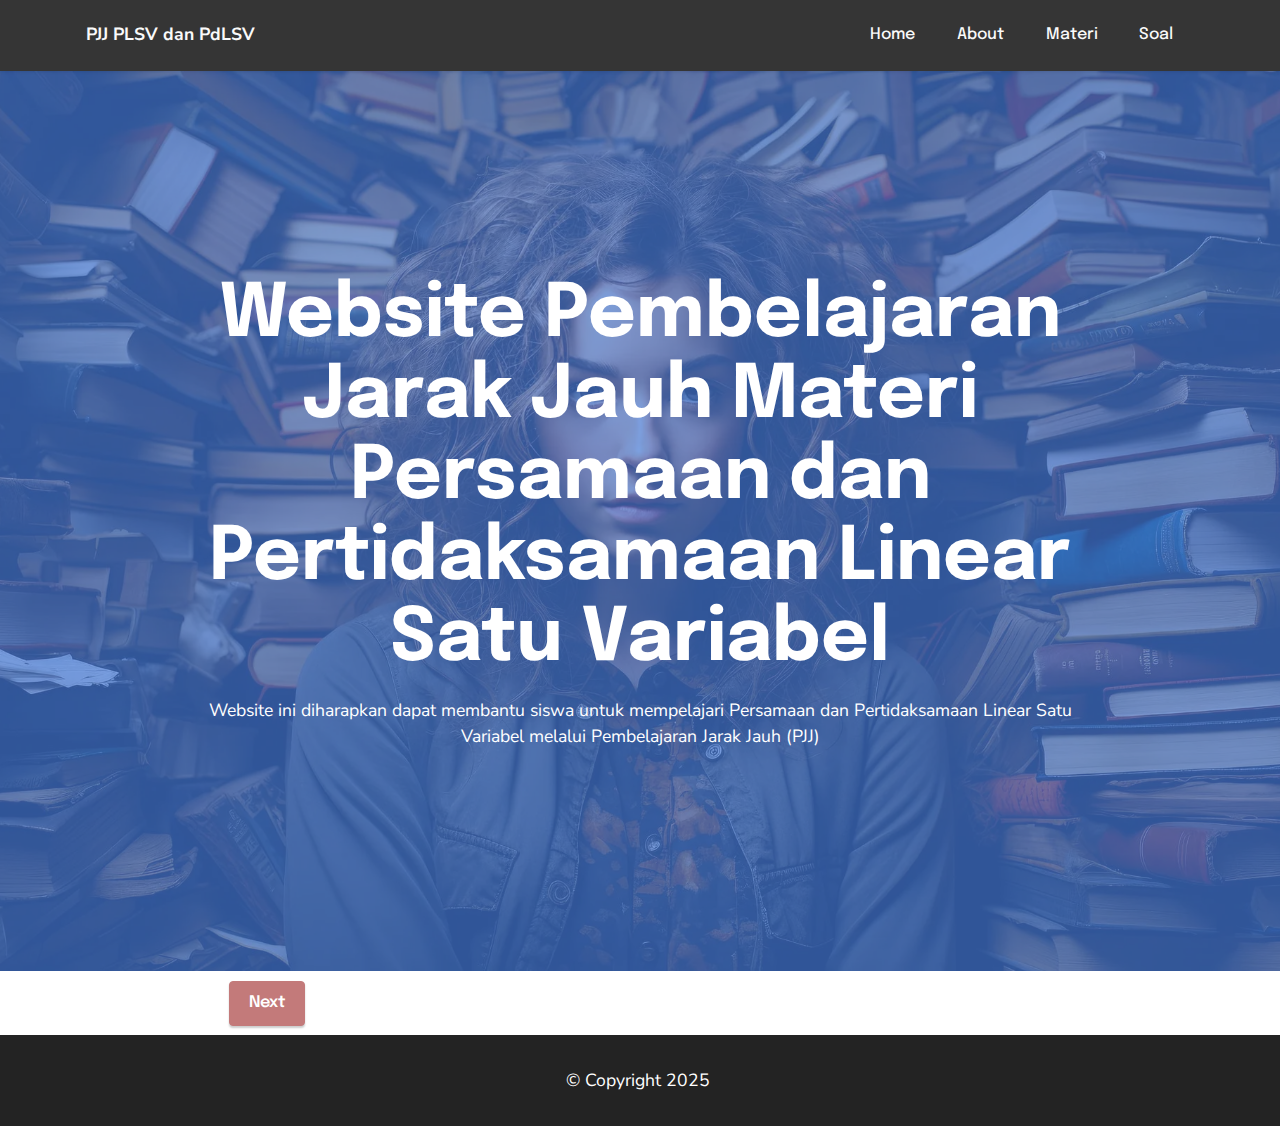
<file: index.html>
<!DOCTYPE html>
<html  >
<head>
  
  <meta charset="UTF-8">
  <meta http-equiv="X-UA-Compatible" content="IE=edge">
  
  <meta name="viewport" content="width=device-width, initial-scale=1, minimum-scale=1">
  <link rel="shortcut icon" href="assets/images/1733292147708-128x171.png" type="image/x-icon">
  <meta name="description" content="">
  
  
  <title>Home</title>
  <link rel="stylesheet" href="assets/bootstrap/css/bootstrap.min.css">
  <link rel="stylesheet" href="assets/bootstrap/css/bootstrap-grid.min.css">
  <link rel="stylesheet" href="assets/bootstrap/css/bootstrap-reboot.min.css">
  <link rel="stylesheet" href="assets/dropdown/css/style.css">
  <link rel="stylesheet" href="assets/socicon/css/styles.css">
  <link rel="stylesheet" href="assets/theme/css/style.css">
  <link rel="preload" href="https://fonts.googleapis.com/css?family=Epilogue:100,200,300,400,500,600,700,800,900,100i,200i,300i,400i,500i,600i,700i,800i,900i&display=swap" as="style" onload="this.onload=null;this.rel='stylesheet'">
  <noscript><link rel="stylesheet" href="https://fonts.googleapis.com/css?family=Epilogue:100,200,300,400,500,600,700,800,900,100i,200i,300i,400i,500i,600i,700i,800i,900i&display=swap"></noscript>
  <link rel="preload" href="https://fonts.googleapis.com/css?family=Nunito+Sans:200,300,400,500,600,700,800,900,200i,300i,400i,500i,600i,700i,800i,900i&display=swap" as="style" onload="this.onload=null;this.rel='stylesheet'">
  <noscript><link rel="stylesheet" href="https://fonts.googleapis.com/css?family=Nunito+Sans:200,300,400,500,600,700,800,900,200i,300i,400i,500i,600i,700i,800i,900i&display=swap"></noscript>
  <link rel="preload" as="style" href="assets/mobirise/css/mbr-additional.css?v=UAVyBn"><link rel="stylesheet" href="assets/mobirise/css/mbr-additional.css?v=UAVyBn" type="text/css">

  
  
  
</head>
<body>
  
  <section data-bs-version="5.1" class="menu menu1 cid-sFGzlAXw3z" once="menu" id="menu1-2">
    

    <nav class="navbar navbar-dropdown navbar-expand-lg">
        <div class="container">
            <div class="navbar-brand">
                
                <span class="navbar-caption-wrap"><a class="navbar-caption text-white text-primary display-7" href="index.html#header6-e">PJJ PLSV dan PdLSV</a></span>
            </div>
            <button class="navbar-toggler" type="button" data-toggle="collapse" data-bs-toggle="collapse" data-target="#navbarSupportedContent" data-bs-target="#navbarSupportedContent" aria-controls="navbarNavAltMarkup" aria-expanded="false" aria-label="Toggle navigation">
                <div class="hamburger">
                    <span></span>
                    <span></span>
                    <span></span>
                    <span></span>
                </div>
            </button>
            <div class="collapse navbar-collapse" id="navbarSupportedContent">
                <ul class="navbar-nav nav-dropdown nav-right" data-app-modern-menu="true"><li class="nav-item"><a class="nav-link link text-white text-primary display-4" href="index.html">Home</a></li><li class="nav-item"><a class="nav-link link text-white text-primary display-4" href="page4.html">
                            About</a></li>
                    <li class="nav-item"><a class="nav-link link text-white text-primary display-4" href="page3.html">Materi</a></li>
                    <li class="nav-item"><a class="nav-link link text-white text-primary display-4" href="page1.html">Soal</a>
                    </li></ul>
                
                
            </div>
        </div>
    </nav>
</section>

<section data-bs-version="5.1" class="header6 cid-uvWBuUhOQI mbr-fullscreen" id="header6-e">

    

    
    <div class="mbr-overlay" style="opacity: 0.7; background-color: rgb(68, 121, 217);"></div>

    <div class="align-center container">
        <div class="row justify-content-center">
            <div class="col-12 col-lg-10">
                <h1 class="mbr-section-title mbr-fonts-style mbr-white mb-3 display-1"><strong>Website Pembelajaran Jarak Jauh Materi Persamaan dan Pertidaksamaan Linear Satu Variabel</strong></h1>
                
                <p class="mbr-text mbr-white mbr-fonts-style display-7">
                    Website ini diharapkan dapat membantu siswa untuk mempelajari Persamaan dan Pertidaksamaan Linear Satu Variabel melalui Pembelajaran Jarak Jauh (PJJ)
                </p>
                
            </div>
        </div>
    </div>
</section>

<section data-bs-version="5.1" class="content12 cid-uwPb61SSzI" id="content12-49">
    
    <div class="container">
        <div class="row justify-content-center">
            <div class="col-md-12 col-lg-9">
                <div class="mbr-section-btn align-center"><a class="btn btn-primary display-4" href="page5.html#timeline1-2h">Next</a></div>
            </div>
        </div>
    </div>
</section>

<section data-bs-version="5.1" class="footer3 cid-uvWDtq84v6" once="footers" id="footer3-h">

    

    

    <div class="container">
        <div class="media-container-row align-center mbr-white">
            
            
            <div class="row row-copirayt">
                <p class="mbr-text mb-0 mbr-fonts-style mbr-white align-center display-7">
                    © Copyright 2025&nbsp;</p>
            </div>
        </div>
    </div>
</section><section><a href="https://mobiri.se"></a><a href="https://mobiri.se"></a></section><script src="assets/bootstrap/js/bootstrap.bundle.min.js"></script>  <script src="assets/smoothscroll/smooth-scroll.js"></script>  <script src="assets/ytplayer/index.js"></script>  <script src="assets/dropdown/js/navbar-dropdown.js"></script>  <script src="assets/theme/js/script.js"></script>  
  
  
 <div id="scrollToTop" class="scrollToTop mbr-arrow-up"><a style="text-align: center;"><i class="mbr-arrow-up-icon mbr-arrow-up-icon-cm cm-icon cm-icon-smallarrow-up"></i></a></div>
  </body>
</html>
</file>
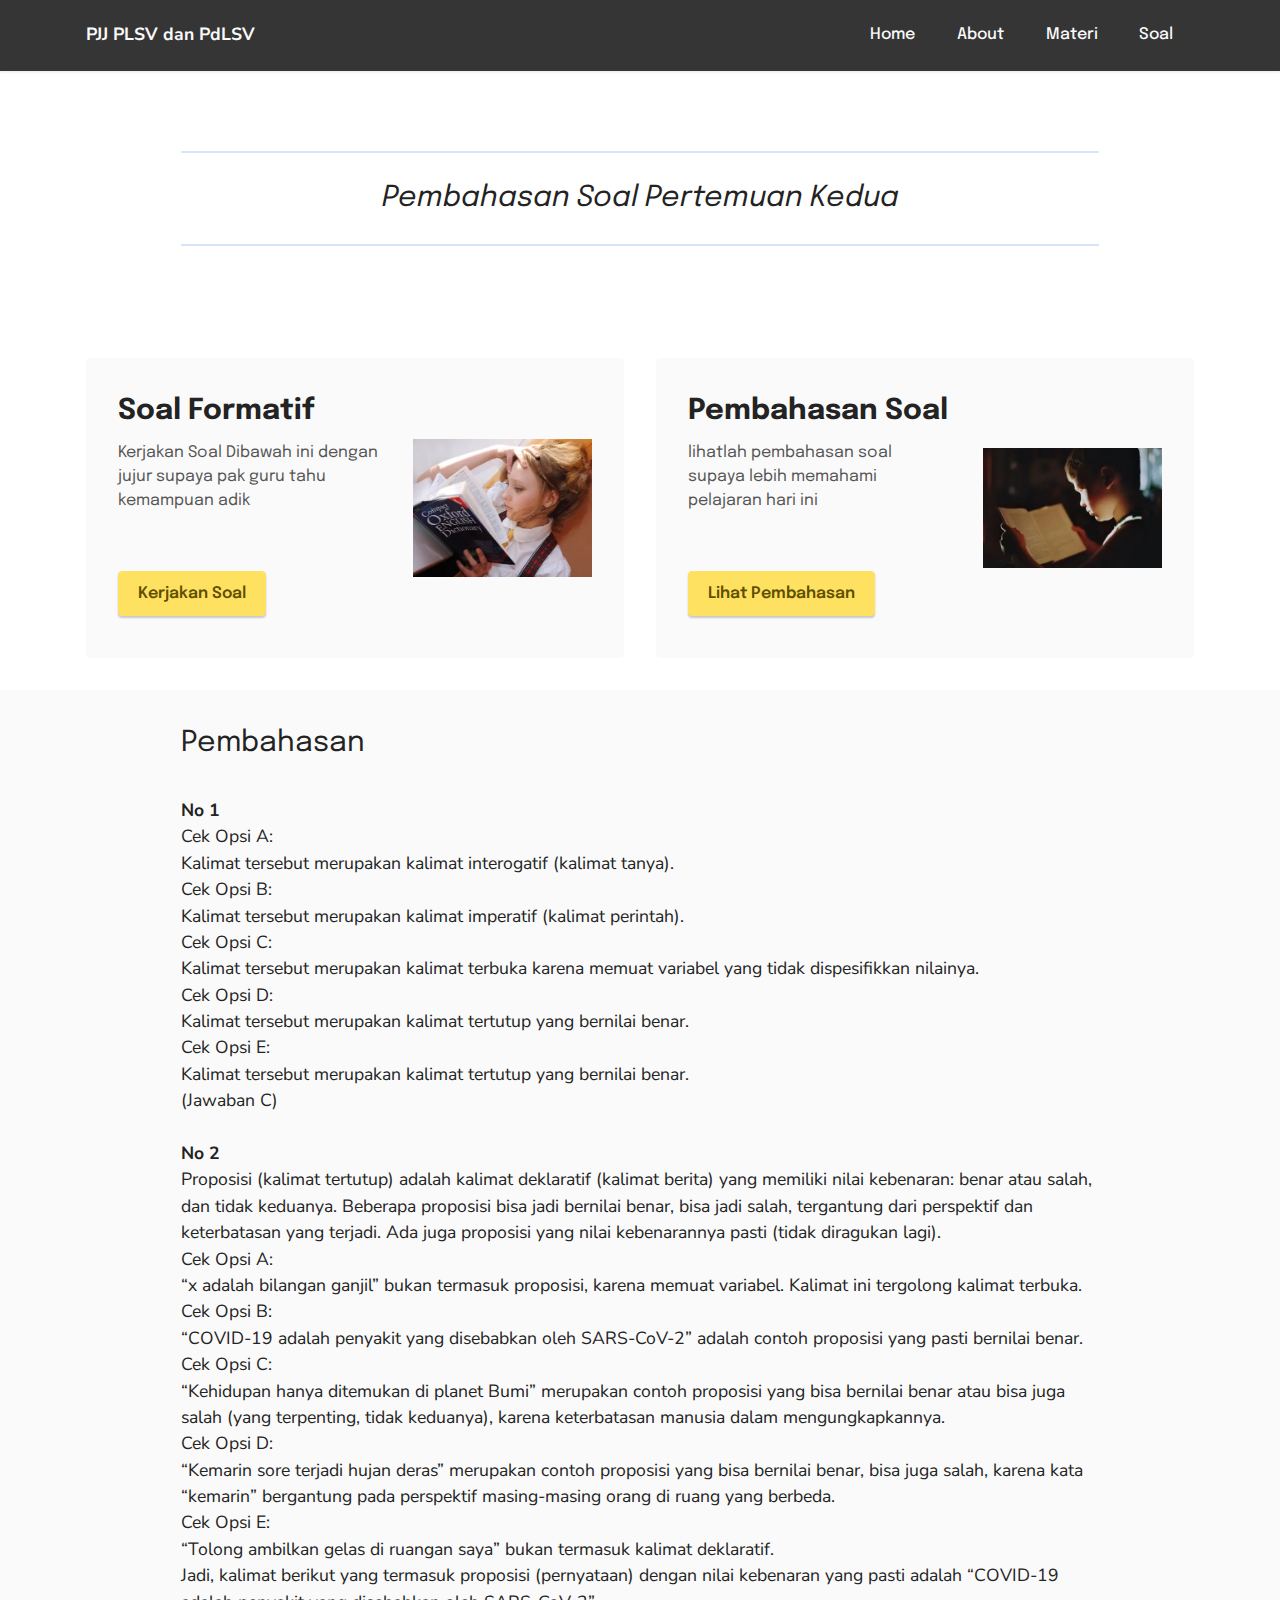
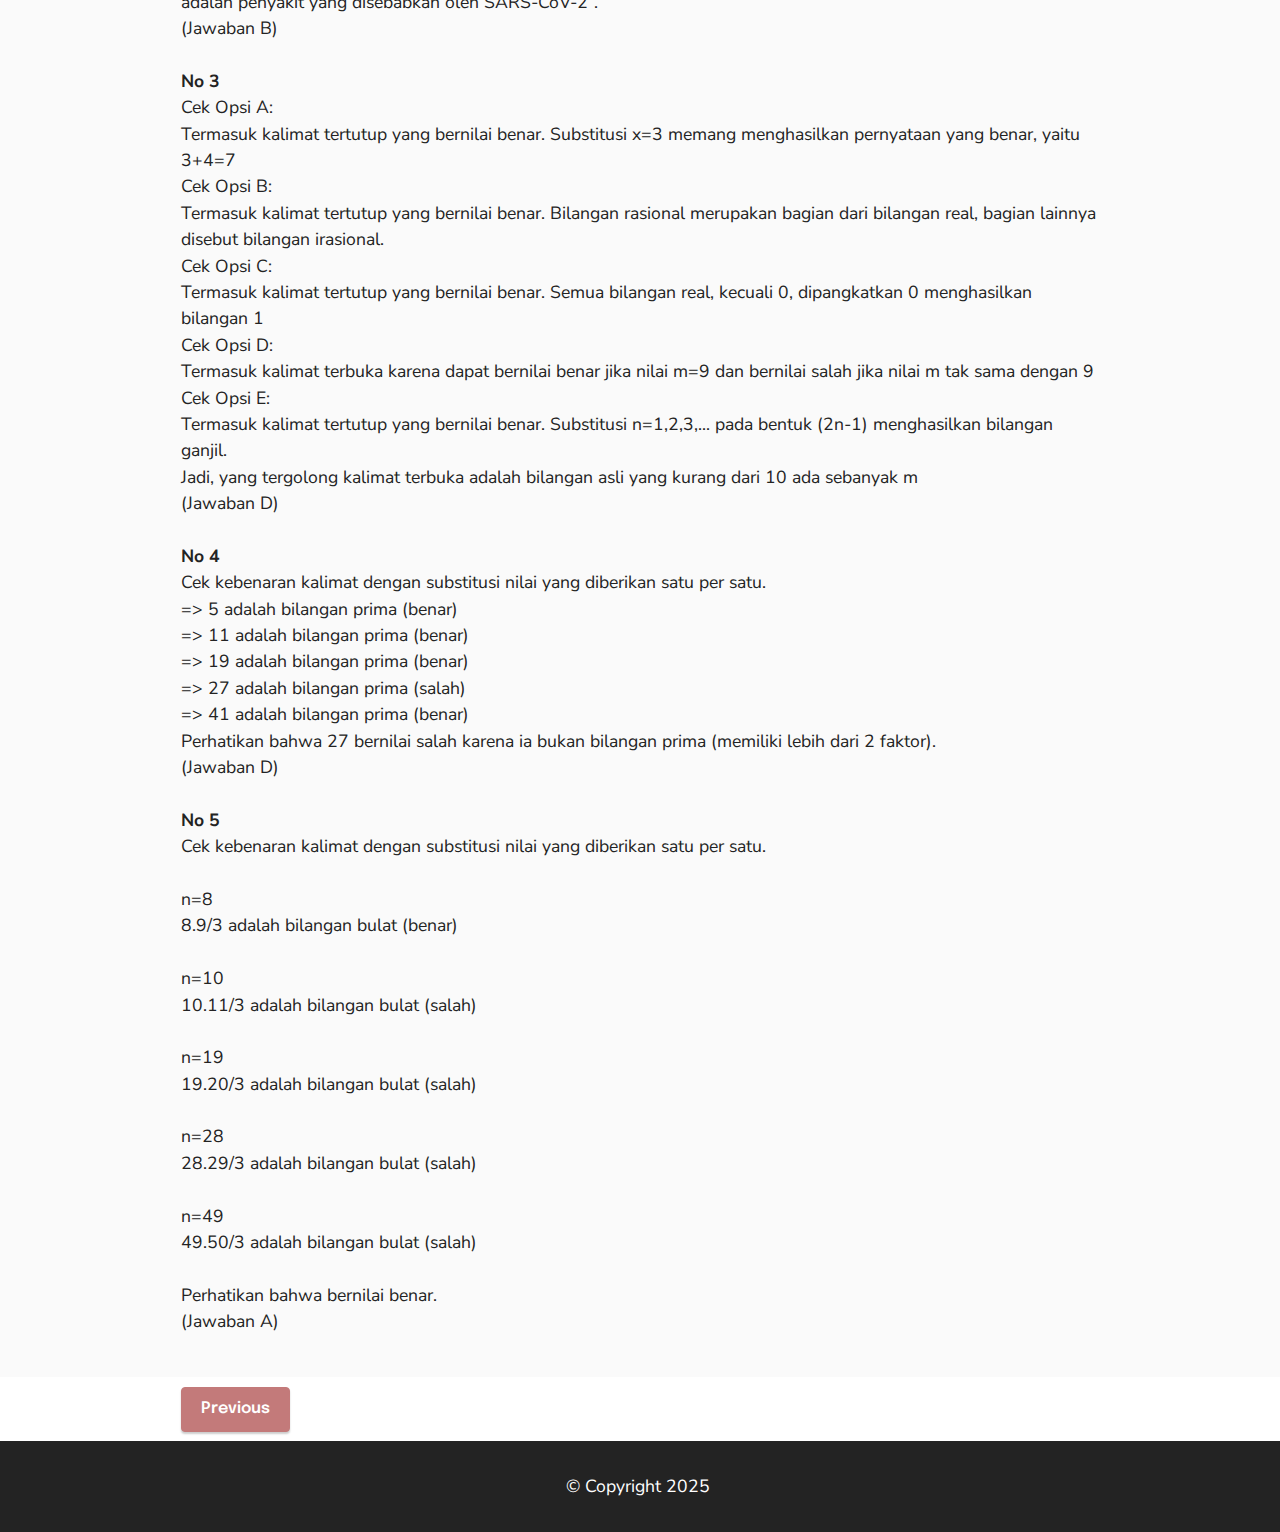
<file: page1.html>
<!DOCTYPE html>
<html  >
<head>
  
  <meta charset="UTF-8">
  <meta http-equiv="X-UA-Compatible" content="IE=edge">
  
  <meta name="viewport" content="width=device-width, initial-scale=1, minimum-scale=1">
  <link rel="shortcut icon" href="assets/images/1733292147708-128x171.png" type="image/x-icon">
  <meta name="description" content="">
  
  
  <title>Pembahasan Soal</title>
  <link rel="stylesheet" href="assets/web/assets/mobirise-icons2/mobirise2.css">
  <link rel="stylesheet" href="assets/bootstrap/css/bootstrap.min.css">
  <link rel="stylesheet" href="assets/bootstrap/css/bootstrap-grid.min.css">
  <link rel="stylesheet" href="assets/bootstrap/css/bootstrap-reboot.min.css">
  <link rel="stylesheet" href="assets/dropdown/css/style.css">
  <link rel="stylesheet" href="assets/socicon/css/styles.css">
  <link rel="stylesheet" href="assets/theme/css/style.css">
  <link rel="preload" href="https://fonts.googleapis.com/css?family=Epilogue:100,200,300,400,500,600,700,800,900,100i,200i,300i,400i,500i,600i,700i,800i,900i&display=swap" as="style" onload="this.onload=null;this.rel='stylesheet'">
  <noscript><link rel="stylesheet" href="https://fonts.googleapis.com/css?family=Epilogue:100,200,300,400,500,600,700,800,900,100i,200i,300i,400i,500i,600i,700i,800i,900i&display=swap"></noscript>
  <link rel="preload" href="https://fonts.googleapis.com/css?family=Nunito+Sans:200,300,400,500,600,700,800,900,200i,300i,400i,500i,600i,700i,800i,900i&display=swap" as="style" onload="this.onload=null;this.rel='stylesheet'">
  <noscript><link rel="stylesheet" href="https://fonts.googleapis.com/css?family=Nunito+Sans:200,300,400,500,600,700,800,900,200i,300i,400i,500i,600i,700i,800i,900i&display=swap"></noscript>
  <link rel="preload" as="style" href="assets/mobirise/css/mbr-additional.css?v=px3hcp"><link rel="stylesheet" href="assets/mobirise/css/mbr-additional.css?v=px3hcp" type="text/css">

  
  
  
</head>
<body>
  
  <section data-bs-version="5.1" class="menu menu1 cid-uvYabPfHY3" once="menu" id="menu1-w">
    

    <nav class="navbar navbar-dropdown navbar-expand-lg">
        <div class="container">
            <div class="navbar-brand">
                
                <span class="navbar-caption-wrap"><a class="navbar-caption text-white text-primary display-7" href="index.html#header6-e">PJJ PLSV dan PdLSV</a></span>
            </div>
            <button class="navbar-toggler" type="button" data-toggle="collapse" data-bs-toggle="collapse" data-target="#navbarSupportedContent" data-bs-target="#navbarSupportedContent" aria-controls="navbarNavAltMarkup" aria-expanded="false" aria-label="Toggle navigation">
                <div class="hamburger">
                    <span></span>
                    <span></span>
                    <span></span>
                    <span></span>
                </div>
            </button>
            <div class="collapse navbar-collapse" id="navbarSupportedContent">
                <ul class="navbar-nav nav-dropdown nav-right" data-app-modern-menu="true"><li class="nav-item"><a class="nav-link link text-white text-primary display-4" href="index.html">Home</a></li><li class="nav-item"><a class="nav-link link text-white text-primary display-4" href="page4.html">
                            About</a></li>
                    <li class="nav-item"><a class="nav-link link text-white text-primary display-4" href="page3.html">Materi</a></li>
                    <li class="nav-item"><a class="nav-link link text-white text-primary display-4" href="page1.html">Soal</a>
                    </li></ul>
                
                
            </div>
        </div>
    </nav>
</section>

<section data-bs-version="5.1" class="content6 cid-uvYaJHzH1O" id="content6-18">
    
    <div class="container">
        <div class="row justify-content-center">
            <div class="col-md-12 col-lg-10">
                <hr class="line">
                <p class="mbr-text align-center mbr-fonts-style my-4 display-5">
                    <em>Pembahasan Soal Pertemuan Kedua</em></p>
                <hr class="line">
            </div>
        </div>
    </div>
</section>

<section data-bs-version="5.1" class="features5 cid-uvYabVPNRM" id="features5-14">

    

    
    
    <div class="container">
        <div class="row">
            <div class="item features-without-image mb-4 col-12 col-md-6">
                <div class="item-wrapper">
                    <div class="row">
                        <div class="col-12 col-md-7">
                            <div class="text-wrapper">
                                
                                <h5 class="card-title mbr-fonts-style display-5">
                                    <strong>Soal Formatif</strong></h5>
                                <p class="mbr-text mbr-fonts-style mb-5 display-4">Kerjakan Soal Dibawah ini dengan jujur supaya pak guru tahu kemampuan adik</p>
                                <div class="mbr-section-btn"><a href="https://forms.gle/1CsziDKRaeyQDawm8" class="btn btn-warning display-4" target="_blank">Kerjakan Soal</a></div>
                            </div>
                        </div>
                        <div class="col-12 col-md-5">
                            <div class="img-wrapper">
                                <img src="assets/images/girl-2771936-1280-432x333.webp" alt="Mobirise Website Builder">
                            </div>
                        </div>
                    </div>
                </div>
            </div>
            <div class="item features-without-image mb-4 col-12 col-md-6">
                <div class="item-wrapper">
                    <div class="row">
                        <div class="col-12 col-md-7">
                            <div class="text-wrapper">
                                
                                <h5 class="card-title mbr-fonts-style display-5"><strong>Pembahasan Soal</strong></h5>
                                <p class="mbr-text mbr-fonts-style mb-5 display-4">lihatlah pembahasan soal supaya lebih memahami pelajaran hari ini</p>
                                <div class="mbr-section-btn"><a href="page1.html#content5-20" class="btn btn-warning display-4">Lihat Pembahasan</a></div>
                            </div>
                        </div>
                        <div class="col-12 col-md-5">
                            <div class="img-wrapper">
                                <img src="assets/images/boy-5731001-1280-432x288.webp" alt="Mobirise Website Builder">
                            </div>
                        </div>
                    </div>
                </div>
            </div>
        </div>
    </div>
</section>

<section data-bs-version="5.1" class="content5 cid-uvYeKstTpa" id="content5-20">
    
    <div class="container">
        <div class="row justify-content-center">
            <div class="col-md-12 col-lg-10">
                
                <h4 class="mbr-section-subtitle mbr-fonts-style mb-4 display-5">
                    Pembahasan</h4>
                <p class="mbr-text mbr-fonts-style display-7"><strong>
                    No 1</strong><br>Cek Opsi A:
<br>Kalimat tersebut merupakan kalimat interogatif (kalimat tanya).
<br>Cek Opsi B:
<br>Kalimat tersebut merupakan kalimat imperatif (kalimat perintah).
<br>Cek Opsi C:
<br>Kalimat tersebut merupakan kalimat terbuka karena memuat variabel yang tidak dispesifikkan nilainya.
<br>Cek Opsi D:
<br>Kalimat tersebut merupakan kalimat tertutup yang bernilai benar.
<br>Cek Opsi E:
<br>Kalimat tersebut merupakan kalimat tertutup yang bernilai benar.
<br>(Jawaban C)<br><br><strong>No 2</strong><br>Proposisi (kalimat tertutup) adalah kalimat deklaratif (kalimat berita) yang memiliki nilai kebenaran: benar atau salah, dan tidak keduanya. Beberapa proposisi bisa jadi bernilai benar, bisa jadi salah, tergantung dari perspektif dan keterbatasan yang terjadi. Ada juga proposisi yang nilai kebenarannya pasti (tidak diragukan lagi).
<br>Cek Opsi A:
<br>“x adalah bilangan ganjil” bukan termasuk proposisi, karena memuat variabel. Kalimat ini tergolong kalimat terbuka.
<br>Cek Opsi B:
<br>“COVID-19 adalah penyakit yang disebabkan oleh SARS-CoV-2” adalah contoh proposisi yang pasti bernilai benar.
<br>Cek Opsi C:
<br>“Kehidupan hanya ditemukan di planet Bumi” merupakan contoh proposisi yang bisa bernilai benar atau bisa juga salah (yang terpenting, tidak keduanya), karena keterbatasan manusia dalam mengungkapkannya.
<br>Cek Opsi D:
<br>“Kemarin sore terjadi hujan deras” merupakan contoh proposisi yang bisa bernilai benar, bisa juga salah, karena kata “kemarin” bergantung pada perspektif masing-masing orang di ruang yang berbeda.
<br>Cek Opsi E:
<br>“Tolong ambilkan gelas di ruangan saya” bukan termasuk kalimat deklaratif.
<br>Jadi, kalimat berikut yang termasuk proposisi (pernyataan) dengan nilai kebenaran yang pasti adalah “COVID-19 adalah penyakit yang disebabkan oleh SARS-CoV-2”.
<br>(Jawaban B)&nbsp;<br><br><strong>No 3</strong><br>Cek Opsi A:
<br>Termasuk kalimat tertutup yang bernilai benar. Substitusi x=3 memang menghasilkan pernyataan yang benar, yaitu 3+4=7<br>Cek Opsi B:
<br>Termasuk kalimat tertutup yang bernilai benar. Bilangan rasional merupakan bagian dari bilangan real, bagian lainnya disebut bilangan irasional.
<br>Cek Opsi C:
<br>Termasuk kalimat tertutup yang bernilai benar. Semua bilangan real, kecuali 0, dipangkatkan 0 menghasilkan bilangan 1<br>Cek Opsi D:
<br>Termasuk kalimat terbuka karena dapat bernilai benar jika nilai m=9 dan bernilai salah jika nilai m tak sama dengan 9<br>Cek Opsi E:
<br>Termasuk kalimat tertutup yang bernilai benar. Substitusi n=1,2,3,... pada bentuk (2n-1) menghasilkan bilangan ganjil.
<br>Jadi, yang tergolong kalimat terbuka adalah bilangan asli yang kurang dari 10 ada sebanyak m<br>(Jawaban D)&nbsp;<br><br><strong>No 4</strong><br>Cek kebenaran kalimat dengan substitusi nilai yang diberikan satu per satu.<br>=&gt; 5 adalah bilangan prima (benar)<br>=&gt; 11 adalah bilangan prima (benar)<br>=&gt; 19 adalah bilangan prima (benar)<br>=&gt; 27 adalah bilangan prima (salah)<br>=&gt; 41 adalah bilangan prima (benar)<br>Perhatikan bahwa 27 bernilai salah karena ia bukan bilangan prima (memiliki lebih dari 2 faktor).
<br>(Jawaban D)&nbsp;<br><br><strong>No 5</strong><br>Cek kebenaran kalimat dengan substitusi nilai yang diberikan satu per satu.<br>
<br>n=8<br>8.9/3 adalah bilangan bulat (benar)<br><br>n=10<br>10.11/3 adalah bilangan bulat (salah)<br><br>n=19<br>19.20/3 adalah bilangan bulat (salah)<br><br>n=28<br>28.29/3 adalah bilangan bulat (salah)<br><br>n=49<br>49.50/3 adalah bilangan bulat (salah)<br><br>Perhatikan bahwa bernilai benar.
<br>(Jawaban A)&nbsp;<br><br></p>
            </div>
        </div>
    </div>
</section>

<section data-bs-version="5.1" class="content12 cid-uwPbFBOmKQ" id="content12-4j">
    
    <div class="container">
        <div class="row justify-content-center">
            <div class="col-md-12 col-lg-10">
                <div class="mbr-section-btn align-center"><a class="btn btn-primary display-4" href="page12.html#content11-4w">Previous</a></div>
            </div>
        </div>
    </div>
</section>

<section data-bs-version="5.1" class="footer3 cid-uvYabYJOyd" once="footers" id="footer3-17">

    

    

    <div class="container">
        <div class="media-container-row align-center mbr-white">
            
            
            <div class="row row-copirayt">
                <p class="mbr-text mb-0 mbr-fonts-style mbr-white align-center display-7">
                    © Copyright 2025&nbsp;</p>
            </div>
        </div>
    </div>
</section><section><a href="https://mobiri.se"></a><a href="https://mobiri.se"></a></section><script src="assets/bootstrap/js/bootstrap.bundle.min.js"></script>  <script src="assets/smoothscroll/smooth-scroll.js"></script>  <script src="assets/ytplayer/index.js"></script>  <script src="assets/dropdown/js/navbar-dropdown.js"></script>  <script src="assets/theme/js/script.js"></script>  
  
  
 <div id="scrollToTop" class="scrollToTop mbr-arrow-up"><a style="text-align: center;"><i class="mbr-arrow-up-icon mbr-arrow-up-icon-cm cm-icon cm-icon-smallarrow-up"></i></a></div>
  </body>
</html>
</file>
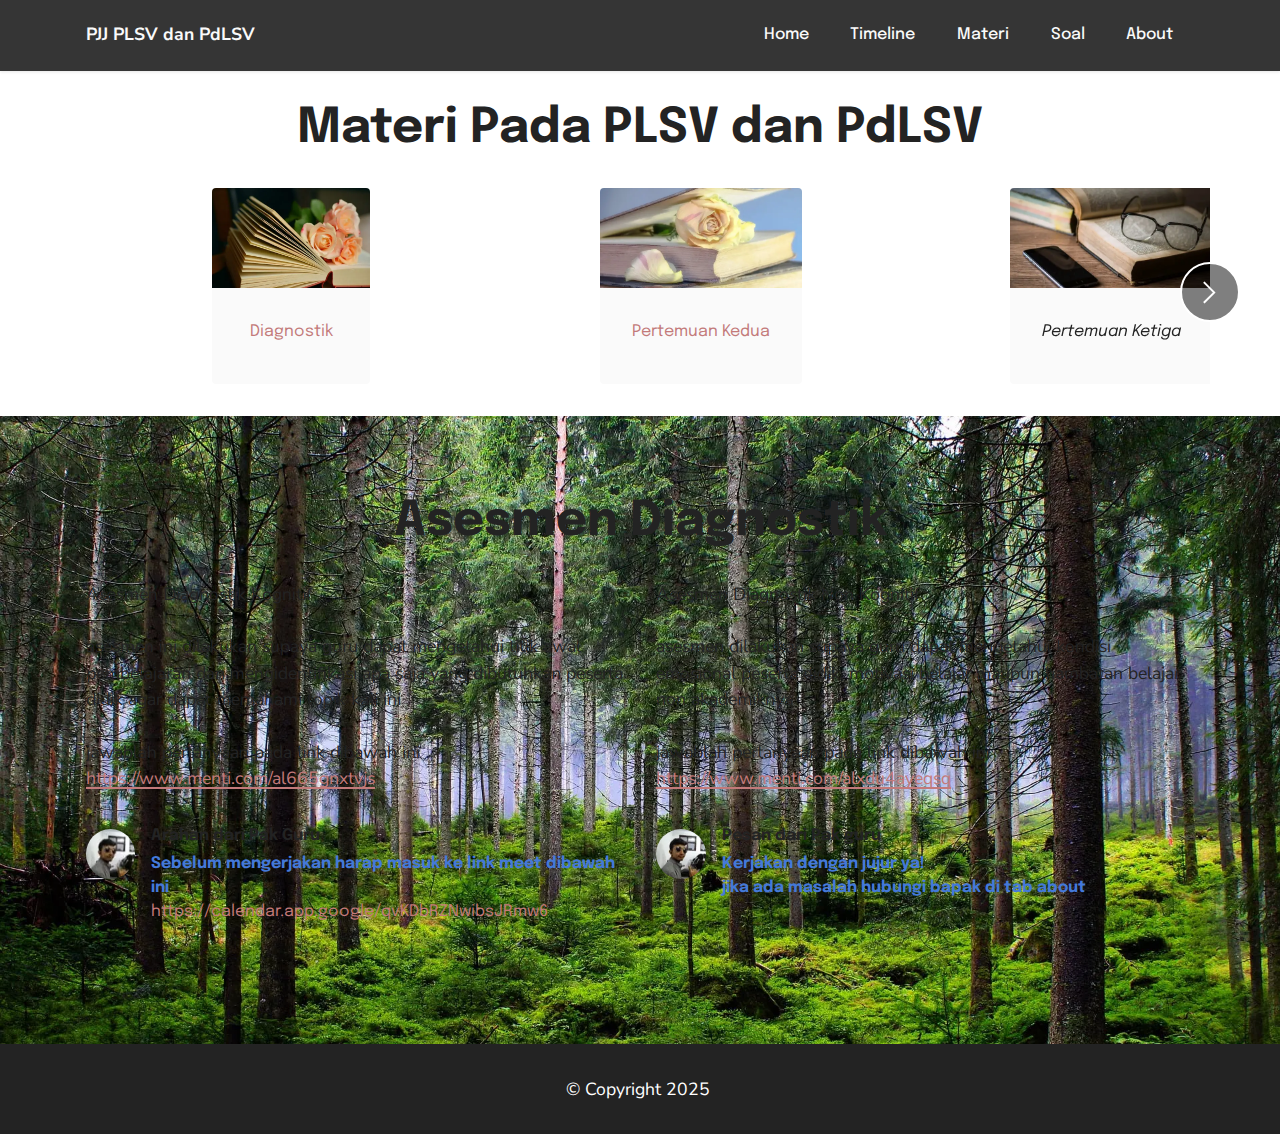
<file: page10.html>
<!DOCTYPE html>
<html  >
<head>
  
  <meta charset="UTF-8">
  <meta http-equiv="X-UA-Compatible" content="IE=edge">
  
  <meta name="viewport" content="width=device-width, initial-scale=1, minimum-scale=1">
  <link rel="shortcut icon" href="assets/images/1733292147708-128x171.png" type="image/x-icon">
  <meta name="description" content="">
  
  
  <title>Diagnostik</title>
  <link rel="stylesheet" href="assets/web/assets/mobirise-icons2/mobirise2.css">
  <link rel="stylesheet" href="assets/bootstrap/css/bootstrap.min.css">
  <link rel="stylesheet" href="assets/bootstrap/css/bootstrap-grid.min.css">
  <link rel="stylesheet" href="assets/bootstrap/css/bootstrap-reboot.min.css">
  <link rel="stylesheet" href="assets/dropdown/css/style.css">
  <link rel="stylesheet" href="assets/socicon/css/styles.css">
  <link rel="stylesheet" href="assets/theme/css/style.css">
  <link rel="preload" href="https://fonts.googleapis.com/css?family=Epilogue:100,200,300,400,500,600,700,800,900,100i,200i,300i,400i,500i,600i,700i,800i,900i&display=swap" as="style" onload="this.onload=null;this.rel='stylesheet'">
  <noscript><link rel="stylesheet" href="https://fonts.googleapis.com/css?family=Epilogue:100,200,300,400,500,600,700,800,900,100i,200i,300i,400i,500i,600i,700i,800i,900i&display=swap"></noscript>
  <link rel="preload" href="https://fonts.googleapis.com/css?family=Nunito+Sans:200,300,400,500,600,700,800,900,200i,300i,400i,500i,600i,700i,800i,900i&display=swap" as="style" onload="this.onload=null;this.rel='stylesheet'">
  <noscript><link rel="stylesheet" href="https://fonts.googleapis.com/css?family=Nunito+Sans:200,300,400,500,600,700,800,900,200i,300i,400i,500i,600i,700i,800i,900i&display=swap"></noscript>
  <link rel="preload" as="style" href="assets/mobirise/css/mbr-additional.css?v=5o0c0D"><link rel="stylesheet" href="assets/mobirise/css/mbr-additional.css?v=5o0c0D" type="text/css">

  
  
  
</head>
<body>
  
  <section data-bs-version="5.1" class="menu menu1 cid-uwNNlZtG1p" once="menu" id="menu1-3x">
    

    <nav class="navbar navbar-dropdown navbar-expand-lg">
        <div class="container">
            <div class="navbar-brand">
                
                <span class="navbar-caption-wrap"><a class="navbar-caption text-white text-primary display-7" href="index.html#header6-e">PJJ PLSV dan PdLSV</a></span>
            </div>
            <button class="navbar-toggler" type="button" data-toggle="collapse" data-bs-toggle="collapse" data-target="#navbarSupportedContent" data-bs-target="#navbarSupportedContent" aria-controls="navbarNavAltMarkup" aria-expanded="false" aria-label="Toggle navigation">
                <div class="hamburger">
                    <span></span>
                    <span></span>
                    <span></span>
                    <span></span>
                </div>
            </button>
            <div class="collapse navbar-collapse" id="navbarSupportedContent">
                <ul class="navbar-nav nav-dropdown nav-right" data-app-modern-menu="true"><li class="nav-item"><a class="nav-link link text-white text-primary display-4" href="index.html">Home</a></li><li class="nav-item"><a class="nav-link link text-white text-primary display-4" href="page5.html">Timeline</a></li>
                    <li class="nav-item"><a class="nav-link link text-white text-primary display-4" href="page3.html">Materi</a></li>
                    <li class="nav-item"><a class="nav-link link text-white text-primary display-4" href="page1.html">Soal</a>
                    </li><li class="nav-item"><a class="nav-link link text-white text-primary display-4" href="page4.html">
                            About</a></li></ul>
                
                
            </div>
        </div>
    </nav>
</section>

<section data-bs-version="5.1" class="slider6 mbr-embla cid-uwNNm0M1X2" id="slider6-3y">
    
    
    <div class="position-relative">
        <div class="mbr-section-head">
            <h4 class="mbr-section-title mbr-fonts-style align-center mb-0 display-2"><strong>Materi Pada PLSV dan PdLSV</strong></h4>
            
        </div>
        <div class="embla mt-4" data-skip-snaps="true" data-align="center" data-contain-scroll="trimSnaps" data-auto-play-interval="5" data-draggable="true">
            <div class="embla__viewport container">
                <div class="embla__container">
                    
                    <div class="embla__slide slider-image item active" style="margin-left: 0rem; margin-right: 0rem;">
                        <div class="slide-content">
                            <div class="item-wrapper">
                                <div class="item-img">
                                    <img src="assets/images/mbr-600x378.webp" alt="Mobirise Website Builder" title="" data-slide-to="0" data-bs-slide-to="0">
                                </div>
                            </div>
                            <div class="item-content">
                                <h5 class="item-title mbr-fonts-style display-4"><em><a href="page10.html" class="text-primary">Diagnostik</a></em></h5>
                                
                                
                            </div>
                            
                        </div>
                    </div><div class="embla__slide slider-image item" style="margin-left: 0rem; margin-right: 0rem;">
                        <div class="slide-content">
                            <div class="item-wrapper">
                                <div class="item-img">
                                    <img src="assets/images/mbr-600x371.webp" alt="Mobirise Website Builder" title="" data-slide-to="1" data-bs-slide-to="1">
                                </div>
                            </div>
                            <div class="item-content">
                                <h5 class="item-title mbr-fonts-style display-4"><em><a href="page11.html" class="text-primary">Pertemuan Kedua</a></em></h5>
                                
                                
                            </div>
                            
                        </div>
                    </div>
                    <div class="embla__slide slider-image item" style="margin-left: 0rem; margin-right: 0rem;">
                        <div class="slide-content">
                            <div class="item-wrapper">
                                <div class="item-img">
                                    <img src="assets/images/mbr-600x450.webp" alt="Mobirise Website Builder" title="">
                                </div>
                            </div>
                            <div class="item-content">
                                <h5 class="item-title mbr-fonts-style display-4"><em>Pertemuan Ketiga</em></h5>
                                
                                
                            </div>
                            
                        </div>
                    </div>
                    <div class="embla__slide slider-image item" style="margin-left: 0rem; margin-right: 0rem;">
                        <div class="slide-content">
                            <div class="item-wrapper">
                                <div class="item-img">
                                    <img src="assets/images/mbr-600x451.webp" alt="Mobirise Website Builder" title="" data-slide-to="3" data-bs-slide-to="3">
                                </div>
                            </div>
                            <div class="item-content">
                                <h5 class="item-title mbr-fonts-style display-4"><em>Pertemuan Keempat</em></h5>
                                
                                
                            </div>
                            
                        </div>
                    </div><div class="embla__slide slider-image item" style="margin-left: 0rem; margin-right: 0rem;">
                        <div class="slide-content">
                            <div class="item-wrapper">
                                <div class="item-img">
                                    <img src="assets/images/mbr-600x338.webp" alt="Mobirise Website Builder" title="" data-slide-to="4" data-bs-slide-to="4">
                                </div>
                            </div>
                            <div class="item-content">
                                <h5 class="item-title mbr-fonts-style display-4"><em>Pertemuan Kelima</em></h5>
                                
                                
                            </div>
                            
                        </div>
                    </div><div class="embla__slide slider-image item" style="margin-left: 0rem; margin-right: 0rem;">
                        <div class="slide-content">
                            <div class="item-wrapper">
                                <div class="item-img">
                                    <img src="assets/images/mbr-1920x1442.webp" alt="Mobirise Website Builder" title="" data-slide-to="5" data-bs-slide-to="6">
                                </div>
                            </div>
                            <div class="item-content">
                                <h5 class="item-title mbr-fonts-style display-4"><em>Sumatif</em></h5>
                                
                                
                            </div>
                            
                        </div>
                    </div>
                </div>
            </div>
            <button class="embla__button embla__button--prev">
                <span class="mobi-mbri mobi-mbri-arrow-prev mbr-iconfont" aria-hidden="true"></span>
                <span class="sr-only visually-hidden visually-hidden">Previous</span>
            </button>
            <button class="embla__button embla__button--next">
                <span class="mobi-mbri mobi-mbri-arrow-next mbr-iconfont" aria-hidden="true"></span>
                <span class="sr-only visually-hidden visually-hidden">Next</span>
            </button>
        </div>
    </div>
</section>

<section data-bs-version="5.1" class="testimonials2 cid-uwNNm3rmhb" id="testimonials2-3z">
    
    
    
    
    <div class="container">
        <h3 class="mbr-section-title mbr-fonts-style align-center mb-4 display-2">
            <strong>Asesmen Diagnostik</strong></h3>
        <div class="row justify-content-center">
            <div class="item features-without-image mb-5 col-12 col-md-6 active">
                <div class="item-wrapper">
                    <p class="mbr-text mbr-fonts-style mb-4 display-7">Asesmen Diagnostik Kognitif<br><br>asesmen ini dilakukan supaya guru dapat mengetahui titik awal pembelajaran dan mengidentifikasi apa saja yang dibutuhkan peserta didik agar dapat memahami topik kali ini<br><br>jawablah pertanyaan pada link dibawah ini<br><a href="https://www.menti.com/al665gnxtvjs" class="text-primary" target="_blank">https://www.menti.com/al665gnxtvjs</a><br></p>
                    <div class="d-flex mb-md-0 mb-4">
                        <div class="image-wrapper">
                            <img src="assets/images/1733292147708-64x85.webp" alt="Mobirise Website Builder" data-slide-to="0" data-bs-slide-to="0">
                        </div>
                        <div class="text-wrapper">
                            <p class="name mbr-fonts-style mb-1 display-4"><strong>Arahan dari Pak Guru</strong></p>
                            <p class="position mbr-fonts-style display-4">
                                <strong>Sebelum mengerjakan&nbsp;</strong><strong>harap masuk ke link meet dibawah ini</strong><br><a href="https://calendar.app.google/qvKDbRZNwibsJRmw6" class="text-primary" target="_blank">https://calendar.app.google/qvKDbRZNwibsJRmw6</a><strong><br><br></strong></p>
                        </div>
                    </div>
                </div>
            </div><div class="item features-without-image mb-5 col-12 col-md-6">
                <div class="item-wrapper">
                    <p class="mbr-text mbr-fonts-style mb-4 display-7">Asesmen Diagnostik Non Kognitif<br><br>asesmen dilakukan supaya guru dapat mengetahui kondisi emosional peserta didik, motivasi belajar maupun hambatan belajar non akademiknya<br><br>jawablah pertanyaan pada link dibawah ini<br><a href="https://www.menti.com/alxdu4ayeqsq" class="text-primary" target="_blank">https://www.menti.com/alxdu4ayeqsq</a><br></p>
                    <div class="d-flex mb-md-0 mb-4">
                        <div class="image-wrapper">
                            <img src="assets/images/1733292147708-100x133.webp" alt="Mobirise Website Builder" data-slide-to="1" data-bs-slide-to="1">
                        </div>
                        <div class="text-wrapper">
                            <p class="name mbr-fonts-style mb-1 display-4"><strong>Pesan dari Pak guru</strong></p>
                            <p class="position mbr-fonts-style display-4">
                                <strong>Kerjakan dengan jujur ya!</strong><br><strong>jika ada masalah hubungi bapak di tab about</strong></p>
                        </div>
                    </div>
                </div>
            </div>
            
        </div>
    </div>
</section>

<section data-bs-version="5.1" class="footer3 cid-uwNNm4lba1" once="footers" id="footer3-40">

    

    

    <div class="container">
        <div class="media-container-row align-center mbr-white">
            
            
            <div class="row row-copirayt">
                <p class="mbr-text mb-0 mbr-fonts-style mbr-white align-center display-7">
                    © Copyright 2025&nbsp;</p>
            </div>
        </div>
    </div>
</section><section><a href="https://mobiri.se"></a><a href="https://mobiri.se"></a></section><script src="assets/bootstrap/js/bootstrap.bundle.min.js"></script>  <script src="assets/smoothscroll/smooth-scroll.js"></script>  <script src="assets/ytplayer/index.js"></script>  <script src="assets/dropdown/js/navbar-dropdown.js"></script>  <script src="assets/embla/embla.min.js"></script>  <script src="assets/embla/script.js"></script>  <script src="assets/theme/js/script.js"></script>  
  
  
 <div id="scrollToTop" class="scrollToTop mbr-arrow-up"><a style="text-align: center;"><i class="mbr-arrow-up-icon mbr-arrow-up-icon-cm cm-icon cm-icon-smallarrow-up"></i></a></div>
  </body>
</html>
</file>
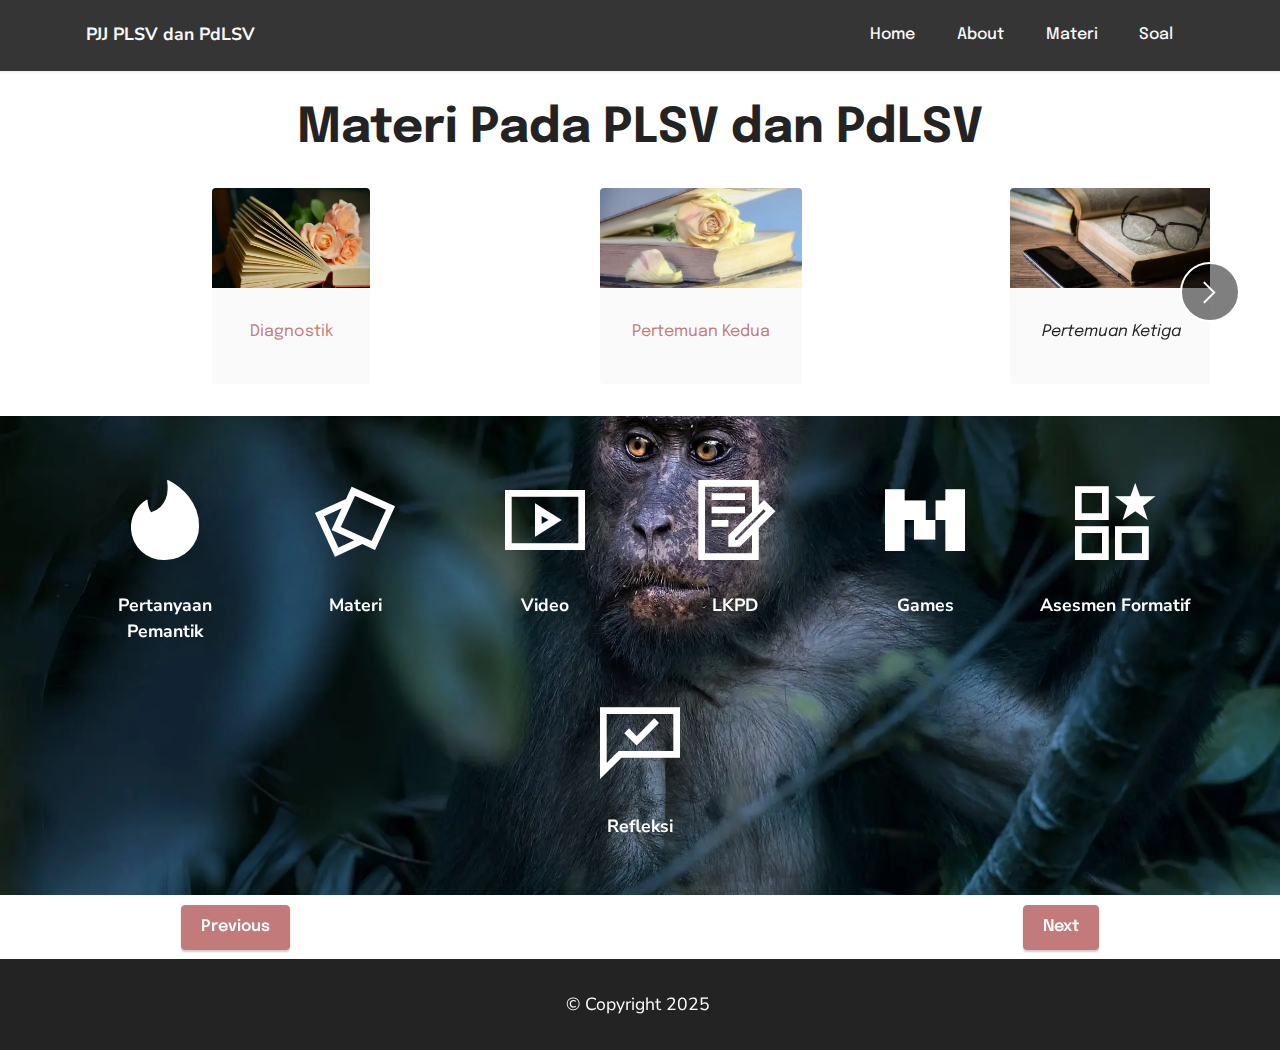
<file: page11.html>
<!DOCTYPE html>
<html  >
<head>
  
  <meta charset="UTF-8">
  <meta http-equiv="X-UA-Compatible" content="IE=edge">
  
  <meta name="viewport" content="width=device-width, initial-scale=1, minimum-scale=1">
  <link rel="shortcut icon" href="assets/images/1733292147708-128x171.png" type="image/x-icon">
  <meta name="description" content="">
  
  
  <title>pertemuan 2</title>
  <link rel="stylesheet" href="assets/web/assets/mobirise-icons2/mobirise2.css">
  <link rel="stylesheet" href="assets/bootstrap/css/bootstrap.min.css">
  <link rel="stylesheet" href="assets/bootstrap/css/bootstrap-grid.min.css">
  <link rel="stylesheet" href="assets/bootstrap/css/bootstrap-reboot.min.css">
  <link rel="stylesheet" href="assets/parallax/jarallax.css">
  <link rel="stylesheet" href="assets/dropdown/css/style.css">
  <link rel="stylesheet" href="assets/socicon/css/styles.css">
  <link rel="stylesheet" href="assets/theme/css/style.css">
  <link rel="preload" href="https://fonts.googleapis.com/css?family=Epilogue:100,200,300,400,500,600,700,800,900,100i,200i,300i,400i,500i,600i,700i,800i,900i&display=swap" as="style" onload="this.onload=null;this.rel='stylesheet'">
  <noscript><link rel="stylesheet" href="https://fonts.googleapis.com/css?family=Epilogue:100,200,300,400,500,600,700,800,900,100i,200i,300i,400i,500i,600i,700i,800i,900i&display=swap"></noscript>
  <link rel="preload" href="https://fonts.googleapis.com/css?family=Nunito+Sans:200,300,400,500,600,700,800,900,200i,300i,400i,500i,600i,700i,800i,900i&display=swap" as="style" onload="this.onload=null;this.rel='stylesheet'">
  <noscript><link rel="stylesheet" href="https://fonts.googleapis.com/css?family=Nunito+Sans:200,300,400,500,600,700,800,900,200i,300i,400i,500i,600i,700i,800i,900i&display=swap"></noscript>
  <link rel="preload" as="style" href="assets/mobirise/css/mbr-additional.css?v=dc1E8f"><link rel="stylesheet" href="assets/mobirise/css/mbr-additional.css?v=dc1E8f" type="text/css">

  
  
  
</head>
<body>
  
  <section data-bs-version="5.1" class="menu menu1 cid-uwNNOgBukH" once="menu" id="menu1-41">
    

    <nav class="navbar navbar-dropdown navbar-expand-lg">
        <div class="container">
            <div class="navbar-brand">
                
                <span class="navbar-caption-wrap"><a class="navbar-caption text-white text-primary display-7" href="index.html#header6-e">PJJ PLSV dan PdLSV</a></span>
            </div>
            <button class="navbar-toggler" type="button" data-toggle="collapse" data-bs-toggle="collapse" data-target="#navbarSupportedContent" data-bs-target="#navbarSupportedContent" aria-controls="navbarNavAltMarkup" aria-expanded="false" aria-label="Toggle navigation">
                <div class="hamburger">
                    <span></span>
                    <span></span>
                    <span></span>
                    <span></span>
                </div>
            </button>
            <div class="collapse navbar-collapse" id="navbarSupportedContent">
                <ul class="navbar-nav nav-dropdown nav-right" data-app-modern-menu="true"><li class="nav-item"><a class="nav-link link text-white text-primary display-4" href="index.html">Home</a></li><li class="nav-item"><a class="nav-link link text-white text-primary display-4" href="page4.html">
                            About</a></li>
                    <li class="nav-item"><a class="nav-link link text-white text-primary display-4" href="page3.html">Materi</a></li>
                    <li class="nav-item"><a class="nav-link link text-white text-primary display-4" href="page1.html">Soal</a>
                    </li></ul>
                
                
            </div>
        </div>
    </nav>
</section>

<section data-bs-version="5.1" class="slider6 mbr-embla cid-uwNNOhRsu5" id="slider6-42">
    
    
    <div class="position-relative">
        <div class="mbr-section-head">
            <h4 class="mbr-section-title mbr-fonts-style align-center mb-0 display-2"><strong>Materi Pada PLSV dan PdLSV</strong></h4>
            
        </div>
        <div class="embla mt-4" data-skip-snaps="true" data-align="center" data-contain-scroll="trimSnaps" data-auto-play-interval="5" data-draggable="true">
            <div class="embla__viewport container">
                <div class="embla__container">
                    
                    <div class="embla__slide slider-image item active" style="margin-left: 0rem; margin-right: 0rem;">
                        <div class="slide-content">
                            <div class="item-wrapper">
                                <div class="item-img">
                                    <img src="assets/images/mbr-600x378.webp" alt="Mobirise Website Builder" title="" data-slide-to="0" data-bs-slide-to="0">
                                </div>
                            </div>
                            <div class="item-content">
                                <h5 class="item-title mbr-fonts-style display-4"><em><a href="page10.html" class="text-primary">Diagnostik</a></em></h5>
                                
                                
                            </div>
                            
                        </div>
                    </div><div class="embla__slide slider-image item" style="margin-left: 0rem; margin-right: 0rem;">
                        <div class="slide-content">
                            <div class="item-wrapper">
                                <div class="item-img">
                                    <img src="assets/images/mbr-600x371.webp" alt="Mobirise Website Builder" title="" data-slide-to="1" data-bs-slide-to="1">
                                </div>
                            </div>
                            <div class="item-content">
                                <h5 class="item-title mbr-fonts-style display-4"><em><a href="page11.html" class="text-primary">Pertemuan Kedua</a></em></h5>
                                
                                
                            </div>
                            
                        </div>
                    </div>
                    <div class="embla__slide slider-image item" style="margin-left: 0rem; margin-right: 0rem;">
                        <div class="slide-content">
                            <div class="item-wrapper">
                                <div class="item-img">
                                    <img src="assets/images/mbr-600x450.webp" alt="Mobirise Website Builder" title="">
                                </div>
                            </div>
                            <div class="item-content">
                                <h5 class="item-title mbr-fonts-style display-4"><em>Pertemuan Ketiga</em></h5>
                                
                                
                            </div>
                            
                        </div>
                    </div>
                    <div class="embla__slide slider-image item" style="margin-left: 0rem; margin-right: 0rem;">
                        <div class="slide-content">
                            <div class="item-wrapper">
                                <div class="item-img">
                                    <img src="assets/images/mbr-600x451.webp" alt="Mobirise Website Builder" title="" data-slide-to="3" data-bs-slide-to="3">
                                </div>
                            </div>
                            <div class="item-content">
                                <h5 class="item-title mbr-fonts-style display-4"><em>Pertemuan Keempat</em></h5>
                                
                                
                            </div>
                            
                        </div>
                    </div><div class="embla__slide slider-image item" style="margin-left: 0rem; margin-right: 0rem;">
                        <div class="slide-content">
                            <div class="item-wrapper">
                                <div class="item-img">
                                    <img src="assets/images/mbr-600x338.webp" alt="Mobirise Website Builder" title="" data-slide-to="4" data-bs-slide-to="4">
                                </div>
                            </div>
                            <div class="item-content">
                                <h5 class="item-title mbr-fonts-style display-4"><em>Pertemuan Kelima</em></h5>
                                
                                
                            </div>
                            
                        </div>
                    </div><div class="embla__slide slider-image item" style="margin-left: 0rem; margin-right: 0rem;">
                        <div class="slide-content">
                            <div class="item-wrapper">
                                <div class="item-img">
                                    <img src="assets/images/mbr-1920x1442.webp" alt="Mobirise Website Builder" title="" data-slide-to="5" data-bs-slide-to="6">
                                </div>
                            </div>
                            <div class="item-content">
                                <h5 class="item-title mbr-fonts-style display-4"><em>Sumatif</em></h5>
                                
                                
                            </div>
                            
                        </div>
                    </div>
                </div>
            </div>
            <button class="embla__button embla__button--prev">
                <span class="mobi-mbri mobi-mbri-arrow-prev mbr-iconfont" aria-hidden="true"></span>
                <span class="sr-only visually-hidden visually-hidden">Previous</span>
            </button>
            <button class="embla__button embla__button--next">
                <span class="mobi-mbri mobi-mbri-arrow-next mbr-iconfont" aria-hidden="true"></span>
                <span class="sr-only visually-hidden visually-hidden">Next</span>
            </button>
        </div>
    </div>
</section>

<section data-bs-version="5.1" class="features14 cid-uwPp64XfdN mbr-parallax-background" id="features14-4y">
    

    
    <div class="mbr-overlay" style="opacity: 0; background-color: rgb(255, 255, 255);">
    </div>
    <div class="container">
        
        <div class="row">
            <div class="item features-without-image mb-5 col-12 col-md-2">
                <div class="item-wrapper">
                    <div class="card-box align-center">
                        <a href="page13.html#content11-5i"><span class="mbr-iconfont socicon-tinder socicon" style="color: rgb(255, 255, 255); fill: rgb(255, 255, 255);"></span></a>
                        <h4 class="card-title align-center mbr-black mbr-fonts-style display-7">
                            <strong>Pertanyaan Pemantik</strong></h4>
                    </div>
                </div>
            </div><div class="item features-without-image mb-5 col-12 col-md-2">
                <div class="item-wrapper">
                    <div class="card-box align-center">
                        <a href="page6.html#content5-2u"><span class="mbr-iconfont mobi-mbri-image-gallery mobi-mbri" style="color: rgb(255, 255, 255); fill: rgb(255, 255, 255);"></span></a>
                        <h4 class="card-title align-center mbr-black mbr-fonts-style display-7">
                            <strong>Materi</strong></h4>
                    </div>
                </div>
            </div>
            <div class="item features-without-image mb-5 col-12 col-md-2">
                <div class="item-wrapper">
                    <div class="card-box align-center">
                        <a href="page7.html#video2-35"><span class="mbr-iconfont mobi-mbri-video-play mobi-mbri" style="color: rgb(255, 255, 255); fill: rgb(255, 255, 255);"></span></a>
                        <h4 class="card-title align-center mbr-black mbr-fonts-style display-7">
                            <strong>Video</strong></h4>
                    </div>
                </div>
            </div>
            <div class="item features-without-image mb-5 col-12 col-md-2">
                <div class="item-wrapper">
                    <div class="card-box align-center">
                        <a href="page8.html#content11-3w"><span class="mbr-iconfont mobi-mbri-contact-form mobi-mbri" style="color: rgb(255, 255, 255); fill: rgb(255, 255, 255);"></span></a>
                        <h4 class="card-title align-center mbr-black mbr-fonts-style display-7">
                            <strong>LKPD</strong></h4>
                    </div>
                </div>
            </div><div class="item features-without-image mb-5 col-12 col-md-2">
                <div class="item-wrapper">
                    <div class="card-box align-center">
                        <a href="page14.html#content11-5j"><span class="mbr-iconfont socicon-mobcrush socicon" style="color: rgb(255, 255, 255); fill: rgb(255, 255, 255);"></span></a>
                        <h4 class="card-title align-center mbr-black mbr-fonts-style display-7">
                            <strong>Games</strong></h4>
                    </div>
                </div>
            </div>
            <div class="item features-without-image mb-5 col-12 col-md-2">
                <div class="item-wrapper">
                    <div class="card-box align-center">
                        <a href="page9.html#features5-3u"><span class="mbr-iconfont mobi-mbri-features mobi-mbri" style="color: rgb(255, 255, 255); fill: rgb(255, 255, 255);"></span></a>
                        <h4 class="card-title align-center mbr-black mbr-fonts-style display-7">
                            <strong>Asesmen Formatif</strong></h4>
                    </div>
                </div>
            </div>
            <div class="item features-without-image mb-5 col-12 col-md-2">
                <div class="item-wrapper">
                    <div class="card-box align-center">
                        <a href="page12.html#content11-4w"><span class="mbr-iconfont mobi-mbri-cust-feedback mobi-mbri" style="color: rgb(255, 255, 255); fill: rgb(255, 255, 255);"></span></a>
                        <h4 class="card-title align-center mbr-black mbr-fonts-style display-7">
                            <strong>Refleksi</strong></h4>
                    </div>
                </div>
            </div>
            
        </div>
    </div>
</section>

<section data-bs-version="5.1" class="content12 cid-uwPbnxqO4a" id="content12-4e">
    
    <div class="container">
        <div class="row justify-content-center">
            <div class="col-md-12 col-lg-10">
                <div class="mbr-section-btn align-center"><a class="btn btn-primary display-4" href="page10.html#testimonials2-3z">Previous</a>
                    <a class="btn btn-primary display-4" href="page13.html#content11-5i">Next</a></div>
            </div>
        </div>
    </div>
</section>

<section data-bs-version="5.1" class="footer3 cid-uwNNOp9Q2l" once="footers" id="footer3-48">

    

    

    <div class="container">
        <div class="media-container-row align-center mbr-white">
            
            
            <div class="row row-copirayt">
                <p class="mbr-text mb-0 mbr-fonts-style mbr-white align-center display-7">
                    © Copyright 2025&nbsp;</p>
            </div>
        </div>
    </div>
</section><section><a href="https://mobiri.se"></a><a href="https://mobiri.se"></a></section><script src="assets/bootstrap/js/bootstrap.bundle.min.js"></script>  <script src="assets/parallax/jarallax.js"></script>  <script src="assets/smoothscroll/smooth-scroll.js"></script>  <script src="assets/ytplayer/index.js"></script>  <script src="assets/dropdown/js/navbar-dropdown.js"></script>  <script src="assets/embla/embla.min.js"></script>  <script src="assets/embla/script.js"></script>  <script src="assets/theme/js/script.js"></script>  
  
  
 <div id="scrollToTop" class="scrollToTop mbr-arrow-up"><a style="text-align: center;"><i class="mbr-arrow-up-icon mbr-arrow-up-icon-cm cm-icon cm-icon-smallarrow-up"></i></a></div>
  </body>
</html>
</file>
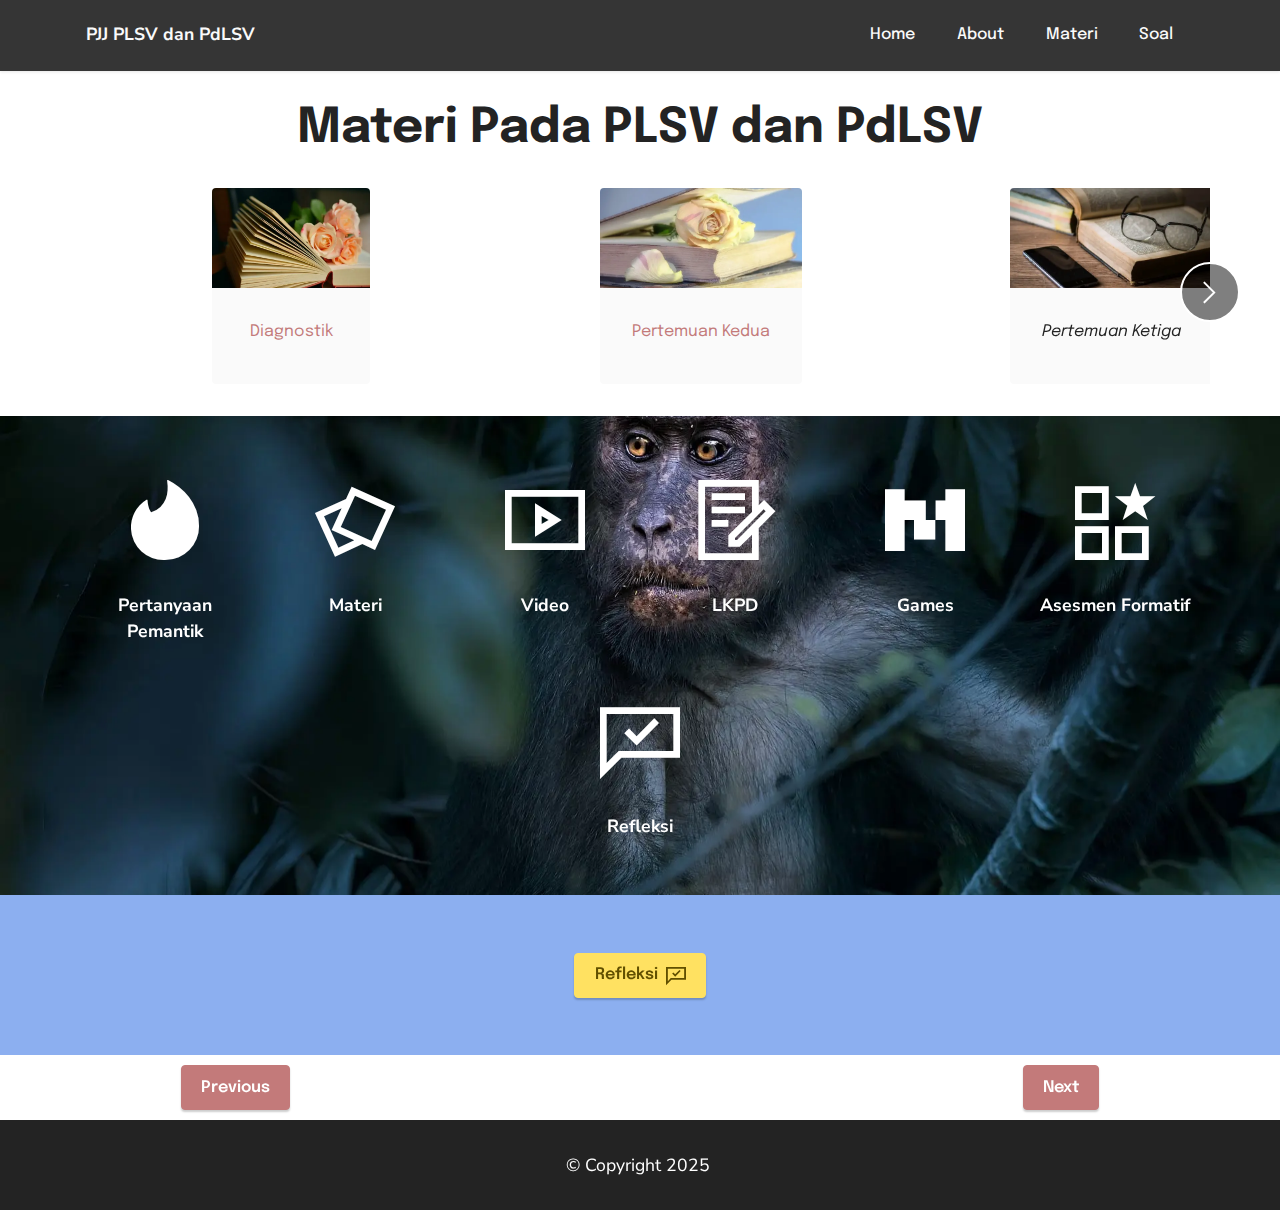
<file: page12.html>
<!DOCTYPE html>
<html  >
<head>
  
  <meta charset="UTF-8">
  <meta http-equiv="X-UA-Compatible" content="IE=edge">
  
  <meta name="viewport" content="width=device-width, initial-scale=1, minimum-scale=1">
  <link rel="shortcut icon" href="assets/images/1733292147708-128x171.png" type="image/x-icon">
  <meta name="description" content="">
  
  
  <title>pertemuan 2 refleksi</title>
  <link rel="stylesheet" href="assets/web/assets/mobirise-icons2/mobirise2.css">
  <link rel="stylesheet" href="assets/bootstrap/css/bootstrap.min.css">
  <link rel="stylesheet" href="assets/bootstrap/css/bootstrap-grid.min.css">
  <link rel="stylesheet" href="assets/bootstrap/css/bootstrap-reboot.min.css">
  <link rel="stylesheet" href="assets/parallax/jarallax.css">
  <link rel="stylesheet" href="assets/dropdown/css/style.css">
  <link rel="stylesheet" href="assets/socicon/css/styles.css">
  <link rel="stylesheet" href="assets/theme/css/style.css">
  <link rel="preload" href="https://fonts.googleapis.com/css?family=Epilogue:100,200,300,400,500,600,700,800,900,100i,200i,300i,400i,500i,600i,700i,800i,900i&display=swap" as="style" onload="this.onload=null;this.rel='stylesheet'">
  <noscript><link rel="stylesheet" href="https://fonts.googleapis.com/css?family=Epilogue:100,200,300,400,500,600,700,800,900,100i,200i,300i,400i,500i,600i,700i,800i,900i&display=swap"></noscript>
  <link rel="preload" href="https://fonts.googleapis.com/css?family=Nunito+Sans:200,300,400,500,600,700,800,900,200i,300i,400i,500i,600i,700i,800i,900i&display=swap" as="style" onload="this.onload=null;this.rel='stylesheet'">
  <noscript><link rel="stylesheet" href="https://fonts.googleapis.com/css?family=Nunito+Sans:200,300,400,500,600,700,800,900,200i,300i,400i,500i,600i,700i,800i,900i&display=swap"></noscript>
  <link rel="preload" as="style" href="assets/mobirise/css/mbr-additional.css?v=OG1A60"><link rel="stylesheet" href="assets/mobirise/css/mbr-additional.css?v=OG1A60" type="text/css">

  
  
  
</head>
<body>
  
  <section data-bs-version="5.1" class="menu menu1 cid-uwPnI7yyfg" once="menu" id="menu1-4p">
    

    <nav class="navbar navbar-dropdown navbar-expand-lg">
        <div class="container">
            <div class="navbar-brand">
                
                <span class="navbar-caption-wrap"><a class="navbar-caption text-white text-primary display-7" href="index.html#header6-e">PJJ PLSV dan PdLSV</a></span>
            </div>
            <button class="navbar-toggler" type="button" data-toggle="collapse" data-bs-toggle="collapse" data-target="#navbarSupportedContent" data-bs-target="#navbarSupportedContent" aria-controls="navbarNavAltMarkup" aria-expanded="false" aria-label="Toggle navigation">
                <div class="hamburger">
                    <span></span>
                    <span></span>
                    <span></span>
                    <span></span>
                </div>
            </button>
            <div class="collapse navbar-collapse" id="navbarSupportedContent">
                <ul class="navbar-nav nav-dropdown nav-right" data-app-modern-menu="true"><li class="nav-item"><a class="nav-link link text-white text-primary display-4" href="index.html">Home</a></li><li class="nav-item"><a class="nav-link link text-white text-primary display-4" href="page4.html">
                            About</a></li>
                    <li class="nav-item"><a class="nav-link link text-white text-primary display-4" href="page3.html">Materi</a></li>
                    <li class="nav-item"><a class="nav-link link text-white text-primary display-4" href="page1.html">Soal</a>
                    </li></ul>
                
                
            </div>
        </div>
    </nav>
</section>

<section data-bs-version="5.1" class="slider6 mbr-embla cid-uwPnI88QSD" id="slider6-4q">
    
    
    <div class="position-relative">
        <div class="mbr-section-head">
            <h4 class="mbr-section-title mbr-fonts-style align-center mb-0 display-2"><strong>Materi Pada PLSV dan PdLSV</strong></h4>
            
        </div>
        <div class="embla mt-4" data-skip-snaps="true" data-align="center" data-contain-scroll="trimSnaps" data-auto-play-interval="5" data-draggable="true">
            <div class="embla__viewport container">
                <div class="embla__container">
                    
                    <div class="embla__slide slider-image item active" style="margin-left: 0rem; margin-right: 0rem;">
                        <div class="slide-content">
                            <div class="item-wrapper">
                                <div class="item-img">
                                    <img src="assets/images/mbr-600x378.webp" alt="Mobirise Website Builder" title="" data-slide-to="0" data-bs-slide-to="0">
                                </div>
                            </div>
                            <div class="item-content">
                                <h5 class="item-title mbr-fonts-style display-4"><em><a href="page10.html" class="text-primary">Diagnostik</a></em></h5>
                                
                                
                            </div>
                            
                        </div>
                    </div><div class="embla__slide slider-image item" style="margin-left: 0rem; margin-right: 0rem;">
                        <div class="slide-content">
                            <div class="item-wrapper">
                                <div class="item-img">
                                    <img src="assets/images/mbr-600x371.webp" alt="Mobirise Website Builder" title="" data-slide-to="1" data-bs-slide-to="1">
                                </div>
                            </div>
                            <div class="item-content">
                                <h5 class="item-title mbr-fonts-style display-4"><em><a href="page11.html" class="text-primary">Pertemuan Kedua</a></em></h5>
                                
                                
                            </div>
                            
                        </div>
                    </div>
                    <div class="embla__slide slider-image item" style="margin-left: 0rem; margin-right: 0rem;">
                        <div class="slide-content">
                            <div class="item-wrapper">
                                <div class="item-img">
                                    <img src="assets/images/mbr-600x450.webp" alt="Mobirise Website Builder" title="">
                                </div>
                            </div>
                            <div class="item-content">
                                <h5 class="item-title mbr-fonts-style display-4"><em>Pertemuan Ketiga</em></h5>
                                
                                
                            </div>
                            
                        </div>
                    </div>
                    <div class="embla__slide slider-image item" style="margin-left: 0rem; margin-right: 0rem;">
                        <div class="slide-content">
                            <div class="item-wrapper">
                                <div class="item-img">
                                    <img src="assets/images/mbr-600x451.webp" alt="Mobirise Website Builder" title="" data-slide-to="3" data-bs-slide-to="3">
                                </div>
                            </div>
                            <div class="item-content">
                                <h5 class="item-title mbr-fonts-style display-4"><em>Pertemuan Keempat</em></h5>
                                
                                
                            </div>
                            
                        </div>
                    </div><div class="embla__slide slider-image item" style="margin-left: 0rem; margin-right: 0rem;">
                        <div class="slide-content">
                            <div class="item-wrapper">
                                <div class="item-img">
                                    <img src="assets/images/mbr-600x338.webp" alt="Mobirise Website Builder" title="" data-slide-to="4" data-bs-slide-to="4">
                                </div>
                            </div>
                            <div class="item-content">
                                <h5 class="item-title mbr-fonts-style display-4"><em>Pertemuan Kelima</em></h5>
                                
                                
                            </div>
                            
                        </div>
                    </div><div class="embla__slide slider-image item" style="margin-left: 0rem; margin-right: 0rem;">
                        <div class="slide-content">
                            <div class="item-wrapper">
                                <div class="item-img">
                                    <img src="assets/images/mbr-1920x1442.webp" alt="Mobirise Website Builder" title="" data-slide-to="5" data-bs-slide-to="6">
                                </div>
                            </div>
                            <div class="item-content">
                                <h5 class="item-title mbr-fonts-style display-4"><em>Sumatif</em></h5>
                                
                                
                            </div>
                            
                        </div>
                    </div>
                </div>
            </div>
            <button class="embla__button embla__button--prev">
                <span class="mobi-mbri mobi-mbri-arrow-prev mbr-iconfont" aria-hidden="true"></span>
                <span class="sr-only visually-hidden visually-hidden">Previous</span>
            </button>
            <button class="embla__button embla__button--next">
                <span class="mobi-mbri mobi-mbri-arrow-next mbr-iconfont" aria-hidden="true"></span>
                <span class="sr-only visually-hidden visually-hidden">Next</span>
            </button>
        </div>
    </div>
</section>

<section data-bs-version="5.1" class="features14 cid-uwPD27X2gz mbr-parallax-background" id="features14-5x">
    

    
    <div class="mbr-overlay" style="opacity: 0; background-color: rgb(255, 255, 255);">
    </div>
    <div class="container">
        
        <div class="row">
            <div class="item features-without-image mb-5 col-12 col-md-2">
                <div class="item-wrapper">
                    <div class="card-box align-center">
                        <a href="page13.html#content11-5i"><span class="mbr-iconfont socicon-tinder socicon" style="color: rgb(255, 255, 255); fill: rgb(255, 255, 255);"></span></a>
                        <h4 class="card-title align-center mbr-black mbr-fonts-style display-7">
                            <strong>Pertanyaan Pemantik</strong></h4>
                    </div>
                </div>
            </div><div class="item features-without-image mb-5 col-12 col-md-2">
                <div class="item-wrapper">
                    <div class="card-box align-center">
                        <a href="page6.html#content5-2u"><span class="mbr-iconfont mobi-mbri-image-gallery mobi-mbri" style="color: rgb(255, 255, 255); fill: rgb(255, 255, 255);"></span></a>
                        <h4 class="card-title align-center mbr-black mbr-fonts-style display-7">
                            <strong>Materi</strong></h4>
                    </div>
                </div>
            </div>
            <div class="item features-without-image mb-5 col-12 col-md-2">
                <div class="item-wrapper">
                    <div class="card-box align-center">
                        <a href="page7.html#video2-35"><span class="mbr-iconfont mobi-mbri-video-play mobi-mbri" style="color: rgb(255, 255, 255); fill: rgb(255, 255, 255);"></span></a>
                        <h4 class="card-title align-center mbr-black mbr-fonts-style display-7">
                            <strong>Video</strong></h4>
                    </div>
                </div>
            </div>
            <div class="item features-without-image mb-5 col-12 col-md-2">
                <div class="item-wrapper">
                    <div class="card-box align-center">
                        <a href="page8.html#content11-3w"><span class="mbr-iconfont mobi-mbri-contact-form mobi-mbri" style="color: rgb(255, 255, 255); fill: rgb(255, 255, 255);"></span></a>
                        <h4 class="card-title align-center mbr-black mbr-fonts-style display-7">
                            <strong>LKPD</strong></h4>
                    </div>
                </div>
            </div><div class="item features-without-image mb-5 col-12 col-md-2">
                <div class="item-wrapper">
                    <div class="card-box align-center">
                        <a href="page14.html#content11-5j"><span class="mbr-iconfont socicon-mobcrush socicon" style="color: rgb(255, 255, 255); fill: rgb(255, 255, 255);"></span></a>
                        <h4 class="card-title align-center mbr-black mbr-fonts-style display-7">
                            <strong>Games</strong></h4>
                    </div>
                </div>
            </div>
            <div class="item features-without-image mb-5 col-12 col-md-2">
                <div class="item-wrapper">
                    <div class="card-box align-center">
                        <a href="page9.html#features5-3u"><span class="mbr-iconfont mobi-mbri-features mobi-mbri" style="color: rgb(255, 255, 255); fill: rgb(255, 255, 255);"></span></a>
                        <h4 class="card-title align-center mbr-black mbr-fonts-style display-7">
                            <strong>Asesmen Formatif</strong></h4>
                    </div>
                </div>
            </div>
            <div class="item features-without-image mb-5 col-12 col-md-2">
                <div class="item-wrapper">
                    <div class="card-box align-center">
                        <a href="page12.html#content11-4w"><span class="mbr-iconfont mobi-mbri-cust-feedback mobi-mbri" style="color: rgb(255, 255, 255); fill: rgb(255, 255, 255);"></span></a>
                        <h4 class="card-title align-center mbr-black mbr-fonts-style display-7">
                            <strong>Refleksi</strong></h4>
                    </div>
                </div>
            </div>
            
        </div>
    </div>
</section>

<section data-bs-version="5.1" class="content11 cid-uwPo2ryg3i" id="content11-4w">
    
    <div class="container">
        <div class="row justify-content-center">
            <div class="col-md-12 col-lg-10">
                <div class="mbr-section-btn align-center"><a class="btn btn-warning display-4" href="https://www.menti.com/aljx1vq7rx25" target="_blank"><span class="mobi-mbri mobi-mbri-cust-feedback mbr-iconfont mbr-iconfont-btn"></span>Refleksi</a></div>
            </div>
        </div>
    </div>
</section>

<section data-bs-version="5.1" class="content12 cid-uwPnIbFCnm" id="content12-4t">
    
    <div class="container">
        <div class="row justify-content-center">
            <div class="col-md-12 col-lg-10">
                <div class="mbr-section-btn align-center"><a class="btn btn-primary display-4" href="page9.html#features5-3u">Previous</a> <a class="btn btn-primary display-4" href="page1.html">Next</a></div>
            </div>
        </div>
    </div>
</section>

<section data-bs-version="5.1" class="footer3 cid-uwPnIcnND7" once="footers" id="footer3-4u">

    

    

    <div class="container">
        <div class="media-container-row align-center mbr-white">
            
            
            <div class="row row-copirayt">
                <p class="mbr-text mb-0 mbr-fonts-style mbr-white align-center display-7">
                    © Copyright 2025&nbsp;</p>
            </div>
        </div>
    </div>
</section><section><a href="https://mobiri.se"></a><a href="https://mobiri.se"></a></section><script src="assets/bootstrap/js/bootstrap.bundle.min.js"></script>  <script src="assets/parallax/jarallax.js"></script>  <script src="assets/smoothscroll/smooth-scroll.js"></script>  <script src="assets/ytplayer/index.js"></script>  <script src="assets/dropdown/js/navbar-dropdown.js"></script>  <script src="assets/embla/embla.min.js"></script>  <script src="assets/embla/script.js"></script>  <script src="assets/theme/js/script.js"></script>  
  
  
 <div id="scrollToTop" class="scrollToTop mbr-arrow-up"><a style="text-align: center;"><i class="mbr-arrow-up-icon mbr-arrow-up-icon-cm cm-icon cm-icon-smallarrow-up"></i></a></div>
  </body>
</html>
</file>
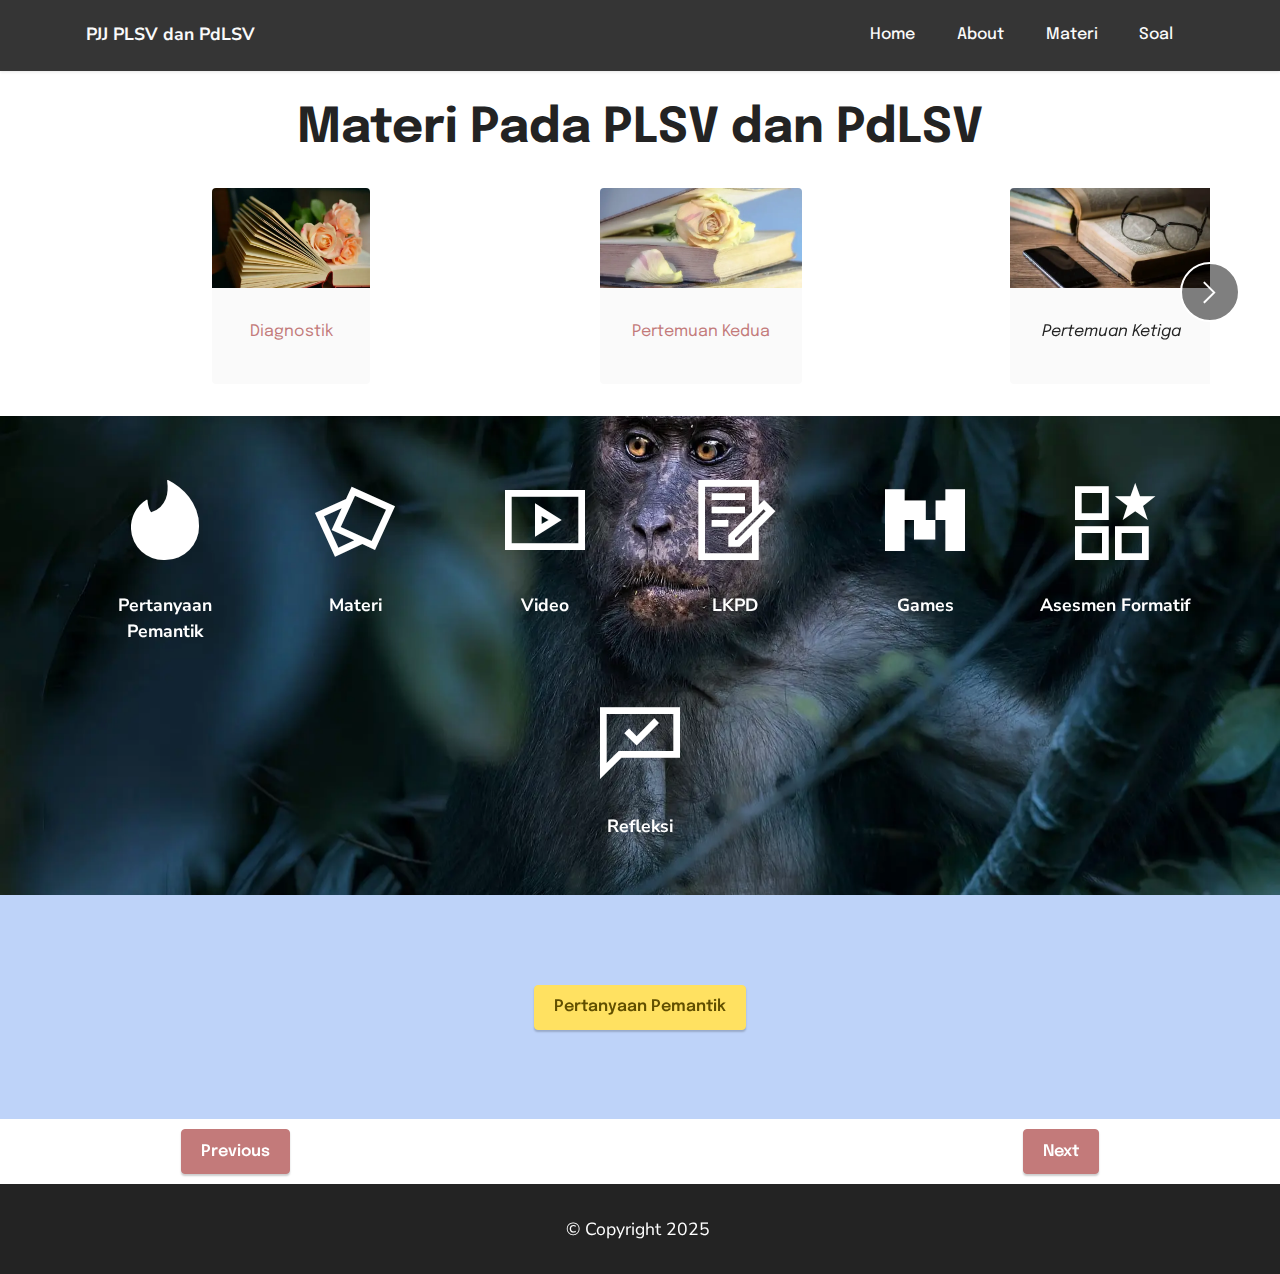
<file: page13.html>
<!DOCTYPE html>
<html  >
<head>
  
  <meta charset="UTF-8">
  <meta http-equiv="X-UA-Compatible" content="IE=edge">
  
  <meta name="viewport" content="width=device-width, initial-scale=1, minimum-scale=1">
  <link rel="shortcut icon" href="assets/images/1733292147708-128x171.png" type="image/x-icon">
  <meta name="description" content="">
  
  
  <title>pertemuan 2 pemantik</title>
  <link rel="stylesheet" href="assets/web/assets/mobirise-icons2/mobirise2.css">
  <link rel="stylesheet" href="assets/bootstrap/css/bootstrap.min.css">
  <link rel="stylesheet" href="assets/bootstrap/css/bootstrap-grid.min.css">
  <link rel="stylesheet" href="assets/bootstrap/css/bootstrap-reboot.min.css">
  <link rel="stylesheet" href="assets/parallax/jarallax.css">
  <link rel="stylesheet" href="assets/dropdown/css/style.css">
  <link rel="stylesheet" href="assets/socicon/css/styles.css">
  <link rel="stylesheet" href="assets/theme/css/style.css">
  <link rel="preload" href="https://fonts.googleapis.com/css?family=Epilogue:100,200,300,400,500,600,700,800,900,100i,200i,300i,400i,500i,600i,700i,800i,900i&display=swap" as="style" onload="this.onload=null;this.rel='stylesheet'">
  <noscript><link rel="stylesheet" href="https://fonts.googleapis.com/css?family=Epilogue:100,200,300,400,500,600,700,800,900,100i,200i,300i,400i,500i,600i,700i,800i,900i&display=swap"></noscript>
  <link rel="preload" href="https://fonts.googleapis.com/css?family=Nunito+Sans:200,300,400,500,600,700,800,900,200i,300i,400i,500i,600i,700i,800i,900i&display=swap" as="style" onload="this.onload=null;this.rel='stylesheet'">
  <noscript><link rel="stylesheet" href="https://fonts.googleapis.com/css?family=Nunito+Sans:200,300,400,500,600,700,800,900,200i,300i,400i,500i,600i,700i,800i,900i&display=swap"></noscript>
  <link rel="preload" as="style" href="assets/mobirise/css/mbr-additional.css?v=WrDFPB"><link rel="stylesheet" href="assets/mobirise/css/mbr-additional.css?v=WrDFPB" type="text/css">

  
  
  
</head>
<body>
  
  <section data-bs-version="5.1" class="menu menu1 cid-uwPwFzZu6c" once="menu" id="menu1-53">
    

    <nav class="navbar navbar-dropdown navbar-expand-lg">
        <div class="container">
            <div class="navbar-brand">
                
                <span class="navbar-caption-wrap"><a class="navbar-caption text-white text-primary display-7" href="index.html#header6-e">PJJ PLSV dan PdLSV</a></span>
            </div>
            <button class="navbar-toggler" type="button" data-toggle="collapse" data-bs-toggle="collapse" data-target="#navbarSupportedContent" data-bs-target="#navbarSupportedContent" aria-controls="navbarNavAltMarkup" aria-expanded="false" aria-label="Toggle navigation">
                <div class="hamburger">
                    <span></span>
                    <span></span>
                    <span></span>
                    <span></span>
                </div>
            </button>
            <div class="collapse navbar-collapse" id="navbarSupportedContent">
                <ul class="navbar-nav nav-dropdown nav-right" data-app-modern-menu="true"><li class="nav-item"><a class="nav-link link text-white text-primary display-4" href="index.html">Home</a></li><li class="nav-item"><a class="nav-link link text-white text-primary display-4" href="page4.html">
                            About</a></li>
                    <li class="nav-item"><a class="nav-link link text-white text-primary display-4" href="page3.html">Materi</a></li>
                    <li class="nav-item"><a class="nav-link link text-white text-primary display-4" href="page1.html">Soal</a>
                    </li></ul>
                
                
            </div>
        </div>
    </nav>
</section>

<section data-bs-version="5.1" class="slider6 mbr-embla cid-uwPwFAQWTd" id="slider6-54">
    
    
    <div class="position-relative">
        <div class="mbr-section-head">
            <h4 class="mbr-section-title mbr-fonts-style align-center mb-0 display-2"><strong>Materi Pada PLSV dan PdLSV</strong></h4>
            
        </div>
        <div class="embla mt-4" data-skip-snaps="true" data-align="center" data-contain-scroll="trimSnaps" data-auto-play-interval="5" data-draggable="true">
            <div class="embla__viewport container">
                <div class="embla__container">
                    
                    <div class="embla__slide slider-image item active" style="margin-left: 0rem; margin-right: 0rem;">
                        <div class="slide-content">
                            <div class="item-wrapper">
                                <div class="item-img">
                                    <img src="assets/images/mbr-600x378.webp" alt="Mobirise Website Builder" title="" data-slide-to="0" data-bs-slide-to="0">
                                </div>
                            </div>
                            <div class="item-content">
                                <h5 class="item-title mbr-fonts-style display-4"><em><a href="page10.html" class="text-primary">Diagnostik</a></em></h5>
                                
                                
                            </div>
                            
                        </div>
                    </div><div class="embla__slide slider-image item" style="margin-left: 0rem; margin-right: 0rem;">
                        <div class="slide-content">
                            <div class="item-wrapper">
                                <div class="item-img">
                                    <img src="assets/images/mbr-600x371.webp" alt="Mobirise Website Builder" title="" data-slide-to="1" data-bs-slide-to="1">
                                </div>
                            </div>
                            <div class="item-content">
                                <h5 class="item-title mbr-fonts-style display-4"><em><a href="page11.html" class="text-primary">Pertemuan Kedua</a></em></h5>
                                
                                
                            </div>
                            
                        </div>
                    </div>
                    <div class="embla__slide slider-image item" style="margin-left: 0rem; margin-right: 0rem;">
                        <div class="slide-content">
                            <div class="item-wrapper">
                                <div class="item-img">
                                    <img src="assets/images/mbr-600x450.webp" alt="Mobirise Website Builder" title="">
                                </div>
                            </div>
                            <div class="item-content">
                                <h5 class="item-title mbr-fonts-style display-4"><em>Pertemuan Ketiga</em></h5>
                                
                                
                            </div>
                            
                        </div>
                    </div>
                    <div class="embla__slide slider-image item" style="margin-left: 0rem; margin-right: 0rem;">
                        <div class="slide-content">
                            <div class="item-wrapper">
                                <div class="item-img">
                                    <img src="assets/images/mbr-600x451.webp" alt="Mobirise Website Builder" title="" data-slide-to="3" data-bs-slide-to="3">
                                </div>
                            </div>
                            <div class="item-content">
                                <h5 class="item-title mbr-fonts-style display-4"><em>Pertemuan Keempat</em></h5>
                                
                                
                            </div>
                            
                        </div>
                    </div><div class="embla__slide slider-image item" style="margin-left: 0rem; margin-right: 0rem;">
                        <div class="slide-content">
                            <div class="item-wrapper">
                                <div class="item-img">
                                    <img src="assets/images/mbr-600x338.webp" alt="Mobirise Website Builder" title="" data-slide-to="4" data-bs-slide-to="4">
                                </div>
                            </div>
                            <div class="item-content">
                                <h5 class="item-title mbr-fonts-style display-4"><em>Pertemuan Kelima</em></h5>
                                
                                
                            </div>
                            
                        </div>
                    </div><div class="embla__slide slider-image item" style="margin-left: 0rem; margin-right: 0rem;">
                        <div class="slide-content">
                            <div class="item-wrapper">
                                <div class="item-img">
                                    <img src="assets/images/mbr-1920x1442.webp" alt="Mobirise Website Builder" title="" data-slide-to="5" data-bs-slide-to="6">
                                </div>
                            </div>
                            <div class="item-content">
                                <h5 class="item-title mbr-fonts-style display-4"><em>Sumatif</em></h5>
                                
                                
                            </div>
                            
                        </div>
                    </div>
                </div>
            </div>
            <button class="embla__button embla__button--prev">
                <span class="mobi-mbri mobi-mbri-arrow-prev mbr-iconfont" aria-hidden="true"></span>
                <span class="sr-only visually-hidden visually-hidden">Previous</span>
            </button>
            <button class="embla__button embla__button--next">
                <span class="mobi-mbri mobi-mbri-arrow-next mbr-iconfont" aria-hidden="true"></span>
                <span class="sr-only visually-hidden visually-hidden">Next</span>
            </button>
        </div>
    </div>
</section>

<section data-bs-version="5.1" class="features14 cid-uwPCFig2F8 mbr-parallax-background" id="features14-5r">
    

    
    <div class="mbr-overlay" style="opacity: 0; background-color: rgb(255, 255, 255);">
    </div>
    <div class="container">
        
        <div class="row">
            <div class="item features-without-image mb-5 col-12 col-md-2">
                <div class="item-wrapper">
                    <div class="card-box align-center">
                        <a href="page13.html#content11-5i"><span class="mbr-iconfont socicon-tinder socicon" style="color: rgb(255, 255, 255); fill: rgb(255, 255, 255);"></span></a>
                        <h4 class="card-title align-center mbr-black mbr-fonts-style display-7">
                            <strong>Pertanyaan Pemantik</strong></h4>
                    </div>
                </div>
            </div><div class="item features-without-image mb-5 col-12 col-md-2">
                <div class="item-wrapper">
                    <div class="card-box align-center">
                        <a href="page6.html#content5-2u"><span class="mbr-iconfont mobi-mbri-image-gallery mobi-mbri" style="color: rgb(255, 255, 255); fill: rgb(255, 255, 255);"></span></a>
                        <h4 class="card-title align-center mbr-black mbr-fonts-style display-7">
                            <strong>Materi</strong></h4>
                    </div>
                </div>
            </div>
            <div class="item features-without-image mb-5 col-12 col-md-2">
                <div class="item-wrapper">
                    <div class="card-box align-center">
                        <a href="page7.html#video2-35"><span class="mbr-iconfont mobi-mbri-video-play mobi-mbri" style="color: rgb(255, 255, 255); fill: rgb(255, 255, 255);"></span></a>
                        <h4 class="card-title align-center mbr-black mbr-fonts-style display-7">
                            <strong>Video</strong></h4>
                    </div>
                </div>
            </div>
            <div class="item features-without-image mb-5 col-12 col-md-2">
                <div class="item-wrapper">
                    <div class="card-box align-center">
                        <a href="page8.html#content11-3w"><span class="mbr-iconfont mobi-mbri-contact-form mobi-mbri" style="color: rgb(255, 255, 255); fill: rgb(255, 255, 255);"></span></a>
                        <h4 class="card-title align-center mbr-black mbr-fonts-style display-7">
                            <strong>LKPD</strong></h4>
                    </div>
                </div>
            </div><div class="item features-without-image mb-5 col-12 col-md-2">
                <div class="item-wrapper">
                    <div class="card-box align-center">
                        <a href="page14.html#content11-5j"><span class="mbr-iconfont socicon-mobcrush socicon" style="color: rgb(255, 255, 255); fill: rgb(255, 255, 255);"></span></a>
                        <h4 class="card-title align-center mbr-black mbr-fonts-style display-7">
                            <strong>Games</strong></h4>
                    </div>
                </div>
            </div>
            <div class="item features-without-image mb-5 col-12 col-md-2">
                <div class="item-wrapper">
                    <div class="card-box align-center">
                        <a href="page9.html#features5-3u"><span class="mbr-iconfont mobi-mbri-features mobi-mbri" style="color: rgb(255, 255, 255); fill: rgb(255, 255, 255);"></span></a>
                        <h4 class="card-title align-center mbr-black mbr-fonts-style display-7">
                            <strong>Asesmen Formatif</strong></h4>
                    </div>
                </div>
            </div>
            <div class="item features-without-image mb-5 col-12 col-md-2">
                <div class="item-wrapper">
                    <div class="card-box align-center">
                        <a href="page12.html#content11-4w"><span class="mbr-iconfont mobi-mbri-cust-feedback mobi-mbri" style="color: rgb(255, 255, 255); fill: rgb(255, 255, 255);"></span></a>
                        <h4 class="card-title align-center mbr-black mbr-fonts-style display-7">
                            <strong>Refleksi</strong></h4>
                    </div>
                </div>
            </div>
            
        </div>
    </div>
</section>

<section data-bs-version="5.1" class="content11 cid-uwPzs8qXEj" id="content11-5i">
    
    <div class="container">
        <div class="row justify-content-center">
            <div class="col-md-12 col-lg-10">
                <div class="mbr-section-btn align-center"><a class="btn btn-warning display-4" href="https://wordwall.net/resource/83491522/pemantik" target="_blank">Pertanyaan Pemantik</a></div>
            </div>
        </div>
    </div>
</section>

<section data-bs-version="5.1" class="content12 cid-uwPwFGQKl1" id="content12-5a">
    
    <div class="container">
        <div class="row justify-content-center">
            <div class="col-md-12 col-lg-10">
                <div class="mbr-section-btn align-center"><a class="btn btn-primary display-4" href="page11.html#features14-4y">Previous</a>
                    <a class="btn btn-primary display-4" href="page6.html#content5-2u">Next</a></div>
            </div>
        </div>
    </div>
</section>

<section data-bs-version="5.1" class="footer3 cid-uwPwFHjm4Y" once="footers" id="footer3-5b">

    

    

    <div class="container">
        <div class="media-container-row align-center mbr-white">
            
            
            <div class="row row-copirayt">
                <p class="mbr-text mb-0 mbr-fonts-style mbr-white align-center display-7">
                    © Copyright 2025&nbsp;</p>
            </div>
        </div>
    </div>
</section><section><a href="https://mobiri.se"></a><a href="https://mobiri.se"></a></section><script src="assets/bootstrap/js/bootstrap.bundle.min.js"></script>  <script src="assets/parallax/jarallax.js"></script>  <script src="assets/smoothscroll/smooth-scroll.js"></script>  <script src="assets/ytplayer/index.js"></script>  <script src="assets/dropdown/js/navbar-dropdown.js"></script>  <script src="assets/embla/embla.min.js"></script>  <script src="assets/embla/script.js"></script>  <script src="assets/theme/js/script.js"></script>  
  
  
 <div id="scrollToTop" class="scrollToTop mbr-arrow-up"><a style="text-align: center;"><i class="mbr-arrow-up-icon mbr-arrow-up-icon-cm cm-icon cm-icon-smallarrow-up"></i></a></div>
  </body>
</html>
</file>
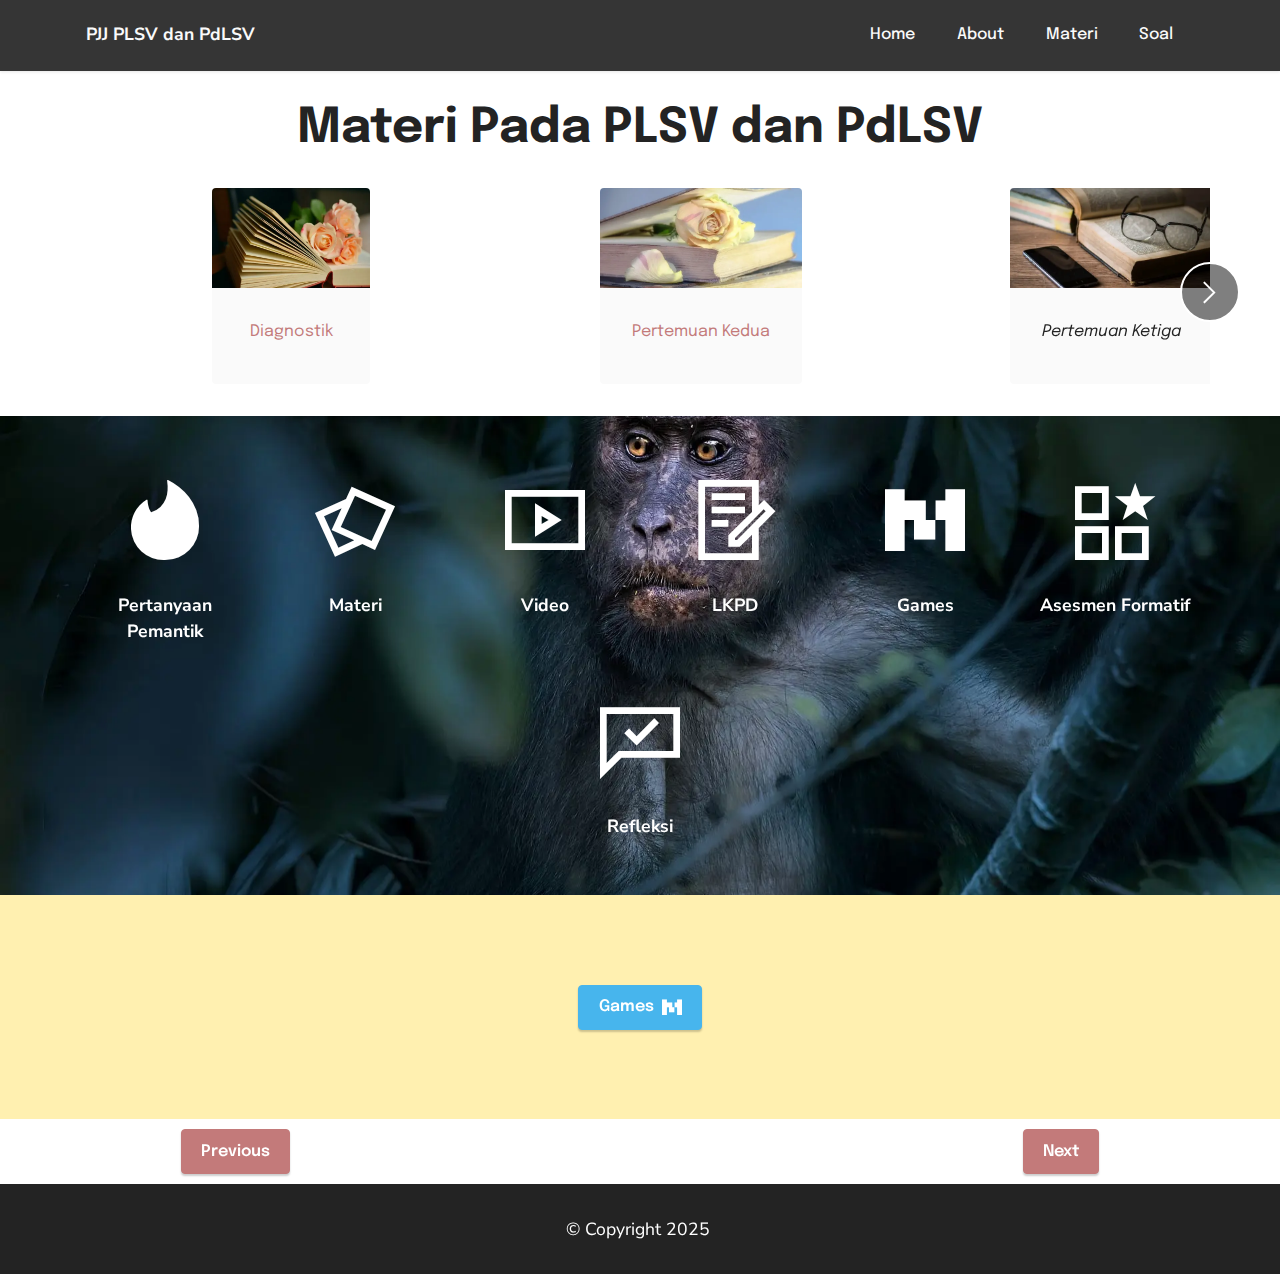
<file: page14.html>
<!DOCTYPE html>
<html  >
<head>
  
  <meta charset="UTF-8">
  <meta http-equiv="X-UA-Compatible" content="IE=edge">
  
  <meta name="viewport" content="width=device-width, initial-scale=1, minimum-scale=1">
  <link rel="shortcut icon" href="assets/images/1733292147708-128x171.png" type="image/x-icon">
  <meta name="description" content="">
  
  
  <title>pertemuan 2 games</title>
  <link rel="stylesheet" href="assets/web/assets/mobirise-icons2/mobirise2.css">
  <link rel="stylesheet" href="assets/bootstrap/css/bootstrap.min.css">
  <link rel="stylesheet" href="assets/bootstrap/css/bootstrap-grid.min.css">
  <link rel="stylesheet" href="assets/bootstrap/css/bootstrap-reboot.min.css">
  <link rel="stylesheet" href="assets/parallax/jarallax.css">
  <link rel="stylesheet" href="assets/dropdown/css/style.css">
  <link rel="stylesheet" href="assets/socicon/css/styles.css">
  <link rel="stylesheet" href="assets/theme/css/style.css">
  <link rel="preload" href="https://fonts.googleapis.com/css?family=Epilogue:100,200,300,400,500,600,700,800,900,100i,200i,300i,400i,500i,600i,700i,800i,900i&display=swap" as="style" onload="this.onload=null;this.rel='stylesheet'">
  <noscript><link rel="stylesheet" href="https://fonts.googleapis.com/css?family=Epilogue:100,200,300,400,500,600,700,800,900,100i,200i,300i,400i,500i,600i,700i,800i,900i&display=swap"></noscript>
  <link rel="preload" href="https://fonts.googleapis.com/css?family=Nunito+Sans:200,300,400,500,600,700,800,900,200i,300i,400i,500i,600i,700i,800i,900i&display=swap" as="style" onload="this.onload=null;this.rel='stylesheet'">
  <noscript><link rel="stylesheet" href="https://fonts.googleapis.com/css?family=Nunito+Sans:200,300,400,500,600,700,800,900,200i,300i,400i,500i,600i,700i,800i,900i&display=swap"></noscript>
  <link rel="preload" as="style" href="assets/mobirise/css/mbr-additional.css?v=wJEZvz"><link rel="stylesheet" href="assets/mobirise/css/mbr-additional.css?v=wJEZvz" type="text/css">

  
  
  
</head>
<body>
  
  <section data-bs-version="5.1" class="menu menu1 cid-uwPwMldn0K" once="menu" id="menu1-5c">
    

    <nav class="navbar navbar-dropdown navbar-expand-lg">
        <div class="container">
            <div class="navbar-brand">
                
                <span class="navbar-caption-wrap"><a class="navbar-caption text-white text-primary display-7" href="index.html#header6-e">PJJ PLSV dan PdLSV</a></span>
            </div>
            <button class="navbar-toggler" type="button" data-toggle="collapse" data-bs-toggle="collapse" data-target="#navbarSupportedContent" data-bs-target="#navbarSupportedContent" aria-controls="navbarNavAltMarkup" aria-expanded="false" aria-label="Toggle navigation">
                <div class="hamburger">
                    <span></span>
                    <span></span>
                    <span></span>
                    <span></span>
                </div>
            </button>
            <div class="collapse navbar-collapse" id="navbarSupportedContent">
                <ul class="navbar-nav nav-dropdown nav-right" data-app-modern-menu="true"><li class="nav-item"><a class="nav-link link text-white text-primary display-4" href="index.html">Home</a></li><li class="nav-item"><a class="nav-link link text-white text-primary display-4" href="page4.html">
                            About</a></li>
                    <li class="nav-item"><a class="nav-link link text-white text-primary display-4" href="page3.html">Materi</a></li>
                    <li class="nav-item"><a class="nav-link link text-white text-primary display-4" href="page1.html">Soal</a>
                    </li></ul>
                
                
            </div>
        </div>
    </nav>
</section>

<section data-bs-version="5.1" class="slider6 mbr-embla cid-uwPwMlNkmj" id="slider6-5d">
    
    
    <div class="position-relative">
        <div class="mbr-section-head">
            <h4 class="mbr-section-title mbr-fonts-style align-center mb-0 display-2"><strong>Materi Pada PLSV dan PdLSV</strong></h4>
            
        </div>
        <div class="embla mt-4" data-skip-snaps="true" data-align="center" data-contain-scroll="trimSnaps" data-auto-play-interval="5" data-draggable="true">
            <div class="embla__viewport container">
                <div class="embla__container">
                    
                    <div class="embla__slide slider-image item active" style="margin-left: 0rem; margin-right: 0rem;">
                        <div class="slide-content">
                            <div class="item-wrapper">
                                <div class="item-img">
                                    <img src="assets/images/mbr-600x378.webp" alt="Mobirise Website Builder" title="" data-slide-to="0" data-bs-slide-to="0">
                                </div>
                            </div>
                            <div class="item-content">
                                <h5 class="item-title mbr-fonts-style display-4"><em><a href="page10.html" class="text-primary">Diagnostik</a></em></h5>
                                
                                
                            </div>
                            
                        </div>
                    </div><div class="embla__slide slider-image item" style="margin-left: 0rem; margin-right: 0rem;">
                        <div class="slide-content">
                            <div class="item-wrapper">
                                <div class="item-img">
                                    <img src="assets/images/mbr-600x371.webp" alt="Mobirise Website Builder" title="" data-slide-to="1" data-bs-slide-to="1">
                                </div>
                            </div>
                            <div class="item-content">
                                <h5 class="item-title mbr-fonts-style display-4"><em><a href="page11.html" class="text-primary">Pertemuan Kedua</a></em></h5>
                                
                                
                            </div>
                            
                        </div>
                    </div>
                    <div class="embla__slide slider-image item" style="margin-left: 0rem; margin-right: 0rem;">
                        <div class="slide-content">
                            <div class="item-wrapper">
                                <div class="item-img">
                                    <img src="assets/images/mbr-600x450.webp" alt="Mobirise Website Builder" title="">
                                </div>
                            </div>
                            <div class="item-content">
                                <h5 class="item-title mbr-fonts-style display-4"><em>Pertemuan Ketiga</em></h5>
                                
                                
                            </div>
                            
                        </div>
                    </div>
                    <div class="embla__slide slider-image item" style="margin-left: 0rem; margin-right: 0rem;">
                        <div class="slide-content">
                            <div class="item-wrapper">
                                <div class="item-img">
                                    <img src="assets/images/mbr-600x451.webp" alt="Mobirise Website Builder" title="" data-slide-to="3" data-bs-slide-to="3">
                                </div>
                            </div>
                            <div class="item-content">
                                <h5 class="item-title mbr-fonts-style display-4"><em>Pertemuan Keempat</em></h5>
                                
                                
                            </div>
                            
                        </div>
                    </div><div class="embla__slide slider-image item" style="margin-left: 0rem; margin-right: 0rem;">
                        <div class="slide-content">
                            <div class="item-wrapper">
                                <div class="item-img">
                                    <img src="assets/images/mbr-600x338.webp" alt="Mobirise Website Builder" title="" data-slide-to="4" data-bs-slide-to="4">
                                </div>
                            </div>
                            <div class="item-content">
                                <h5 class="item-title mbr-fonts-style display-4"><em>Pertemuan Kelima</em></h5>
                                
                                
                            </div>
                            
                        </div>
                    </div><div class="embla__slide slider-image item" style="margin-left: 0rem; margin-right: 0rem;">
                        <div class="slide-content">
                            <div class="item-wrapper">
                                <div class="item-img">
                                    <img src="assets/images/mbr-1920x1442.webp" alt="Mobirise Website Builder" title="" data-slide-to="5" data-bs-slide-to="6">
                                </div>
                            </div>
                            <div class="item-content">
                                <h5 class="item-title mbr-fonts-style display-4"><em>Sumatif</em></h5>
                                
                                
                            </div>
                            
                        </div>
                    </div>
                </div>
            </div>
            <button class="embla__button embla__button--prev">
                <span class="mobi-mbri mobi-mbri-arrow-prev mbr-iconfont" aria-hidden="true"></span>
                <span class="sr-only visually-hidden visually-hidden">Previous</span>
            </button>
            <button class="embla__button embla__button--next">
                <span class="mobi-mbri mobi-mbri-arrow-next mbr-iconfont" aria-hidden="true"></span>
                <span class="sr-only visually-hidden visually-hidden">Next</span>
            </button>
        </div>
    </div>
</section>

<section data-bs-version="5.1" class="features14 cid-uwPCUG2Boz mbr-parallax-background" id="features14-5v">
    

    
    <div class="mbr-overlay" style="opacity: 0; background-color: rgb(255, 255, 255);">
    </div>
    <div class="container">
        
        <div class="row">
            <div class="item features-without-image mb-5 col-12 col-md-2">
                <div class="item-wrapper">
                    <div class="card-box align-center">
                        <a href="page13.html#content11-5i"><span class="mbr-iconfont socicon-tinder socicon" style="color: rgb(255, 255, 255); fill: rgb(255, 255, 255);"></span></a>
                        <h4 class="card-title align-center mbr-black mbr-fonts-style display-7">
                            <strong>Pertanyaan Pemantik</strong></h4>
                    </div>
                </div>
            </div><div class="item features-without-image mb-5 col-12 col-md-2">
                <div class="item-wrapper">
                    <div class="card-box align-center">
                        <a href="page6.html#content5-2u"><span class="mbr-iconfont mobi-mbri-image-gallery mobi-mbri" style="color: rgb(255, 255, 255); fill: rgb(255, 255, 255);"></span></a>
                        <h4 class="card-title align-center mbr-black mbr-fonts-style display-7">
                            <strong>Materi</strong></h4>
                    </div>
                </div>
            </div>
            <div class="item features-without-image mb-5 col-12 col-md-2">
                <div class="item-wrapper">
                    <div class="card-box align-center">
                        <a href="page7.html#video2-35"><span class="mbr-iconfont mobi-mbri-video-play mobi-mbri" style="color: rgb(255, 255, 255); fill: rgb(255, 255, 255);"></span></a>
                        <h4 class="card-title align-center mbr-black mbr-fonts-style display-7">
                            <strong>Video</strong></h4>
                    </div>
                </div>
            </div>
            <div class="item features-without-image mb-5 col-12 col-md-2">
                <div class="item-wrapper">
                    <div class="card-box align-center">
                        <a href="page8.html#content11-3w"><span class="mbr-iconfont mobi-mbri-contact-form mobi-mbri" style="color: rgb(255, 255, 255); fill: rgb(255, 255, 255);"></span></a>
                        <h4 class="card-title align-center mbr-black mbr-fonts-style display-7">
                            <strong>LKPD</strong></h4>
                    </div>
                </div>
            </div><div class="item features-without-image mb-5 col-12 col-md-2">
                <div class="item-wrapper">
                    <div class="card-box align-center">
                        <a href="page14.html#content11-5j"><span class="mbr-iconfont socicon-mobcrush socicon" style="color: rgb(255, 255, 255); fill: rgb(255, 255, 255);"></span></a>
                        <h4 class="card-title align-center mbr-black mbr-fonts-style display-7">
                            <strong>Games</strong></h4>
                    </div>
                </div>
            </div>
            <div class="item features-without-image mb-5 col-12 col-md-2">
                <div class="item-wrapper">
                    <div class="card-box align-center">
                        <a href="page9.html#features5-3u"><span class="mbr-iconfont mobi-mbri-features mobi-mbri" style="color: rgb(255, 255, 255); fill: rgb(255, 255, 255);"></span></a>
                        <h4 class="card-title align-center mbr-black mbr-fonts-style display-7">
                            <strong>Asesmen Formatif</strong></h4>
                    </div>
                </div>
            </div>
            <div class="item features-without-image mb-5 col-12 col-md-2">
                <div class="item-wrapper">
                    <div class="card-box align-center">
                        <a href="page12.html#content11-4w"><span class="mbr-iconfont mobi-mbri-cust-feedback mobi-mbri" style="color: rgb(255, 255, 255); fill: rgb(255, 255, 255);"></span></a>
                        <h4 class="card-title align-center mbr-black mbr-fonts-style display-7">
                            <strong>Refleksi</strong></h4>
                    </div>
                </div>
            </div>
            
        </div>
    </div>
</section>

<section data-bs-version="5.1" class="content11 cid-uwPzKrSAVk" id="content11-5j">
    
    <div class="container">
        <div class="row justify-content-center">
            <div class="col-md-12 col-lg-10">
                <div class="mbr-section-btn align-center"><a class="btn btn-info display-4" href="https://wordwall.net/play/83490/799/367" target="_blank">Games<span class="socicon socicon-mobcrush mbr-iconfont mbr-iconfont-btn"></span></a></div>
            </div>
        </div>
    </div>
</section>

<section data-bs-version="5.1" class="content12 cid-uwPwMpdZdn" id="content12-5g">
    
    <div class="container">
        <div class="row justify-content-center">
            <div class="col-md-12 col-lg-10">
                <div class="mbr-section-btn align-center"><a class="btn btn-primary display-4" href="page8.html#content11-3w">Previous</a>
                    <a class="btn btn-primary display-4" href="page9.html#features5-3u">Next</a></div>
            </div>
        </div>
    </div>
</section>

<section data-bs-version="5.1" class="footer3 cid-uwPwMpOWzO" once="footers" id="footer3-5h">

    

    

    <div class="container">
        <div class="media-container-row align-center mbr-white">
            
            
            <div class="row row-copirayt">
                <p class="mbr-text mb-0 mbr-fonts-style mbr-white align-center display-7">
                    © Copyright 2025&nbsp;</p>
            </div>
        </div>
    </div>
</section><section><a href="https://mobiri.se"></a><a href="https://mobiri.se"></a></section><script src="assets/bootstrap/js/bootstrap.bundle.min.js"></script>  <script src="assets/parallax/jarallax.js"></script>  <script src="assets/smoothscroll/smooth-scroll.js"></script>  <script src="assets/ytplayer/index.js"></script>  <script src="assets/dropdown/js/navbar-dropdown.js"></script>  <script src="assets/embla/embla.min.js"></script>  <script src="assets/embla/script.js"></script>  <script src="assets/theme/js/script.js"></script>  
  
  
 <div id="scrollToTop" class="scrollToTop mbr-arrow-up"><a style="text-align: center;"><i class="mbr-arrow-up-icon mbr-arrow-up-icon-cm cm-icon cm-icon-smallarrow-up"></i></a></div>
  </body>
</html>
</file>
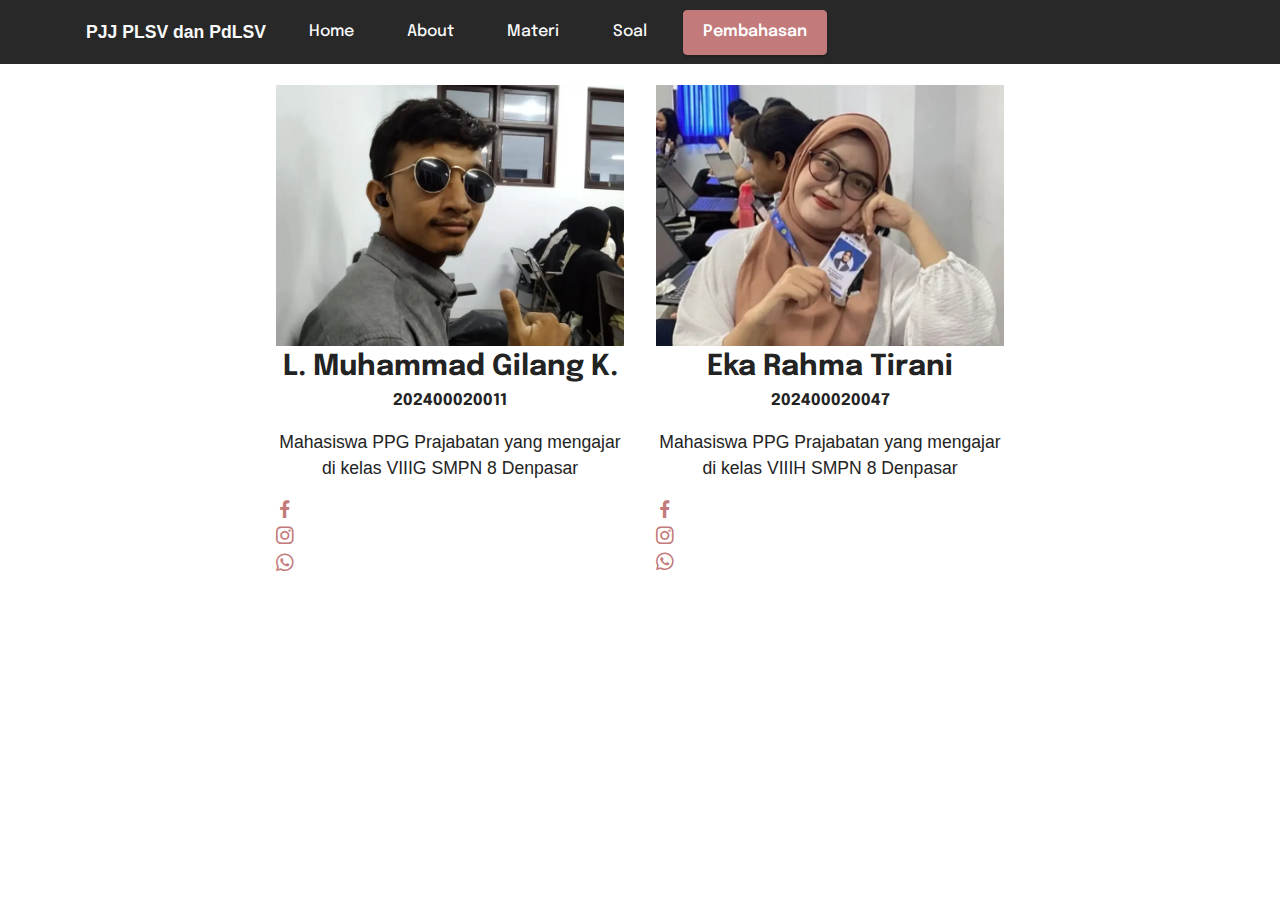
<file: page2.html>
<!DOCTYPE html>
<html  >
<head>
  
  <meta charset="UTF-8">
  <meta http-equiv="X-UA-Compatible" content="IE=edge">
  
  <meta name="viewport" content="width=device-width, initial-scale=1, minimum-scale=1">
  <link rel="shortcut icon" href="assets/images/1733292147708-128x171.png" type="image/x-icon">
  <meta name="description" content="">
  
  
  <title>About</title>
  <link rel="stylesheet" href="assets/bootstrap/css/bootstrap.min.css">
  <link rel="stylesheet" href="assets/bootstrap/css/bootstrap-grid.min.css">
  <link rel="stylesheet" href="assets/bootstrap/css/bootstrap-reboot.min.css">
  <link rel="stylesheet" href="assets/dropdown/css/style.css">
  <link rel="stylesheet" href="assets/socicon/css/styles.css">
  <link rel="stylesheet" href="assets/theme/css/style.css">
  <link rel="preload" href="https://fonts.googleapis.com/css?family=Epilogue:100,200,300,400,500,600,700,800,900,100i,200i,300i,400i,500i,600i,700i,800i,900i&display=swap" as="style" onload="this.onload=null;this.rel='stylesheet'">
  <noscript><link rel="stylesheet" href="https://fonts.googleapis.com/css?family=Epilogue:100,200,300,400,500,600,700,800,900,100i,200i,300i,400i,500i,600i,700i,800i,900i&display=swap"></noscript>
  <link rel="preload" as="style" href="assets/mobirise/css/mbr-additional.css?v=XEet32"><link rel="stylesheet" href="assets/mobirise/css/mbr-additional.css?v=XEet32" type="text/css">

  
  
  
</head>
<body>
  
  <section data-bs-version="5.1" class="menu menu1 cid-uvYaXIhIB4" once="menu" id="menu1-19">
    

    <nav class="navbar navbar-dropdown navbar-expand-lg">
        <div class="container">
            <div class="navbar-brand">
                
                <span class="navbar-caption-wrap"><a class="navbar-caption text-white text-primary display-7" href="index.html#header6-e">PJJ PLSV dan PdLSV</a></span>
            </div>
            <button class="navbar-toggler" type="button" data-toggle="collapse" data-bs-toggle="collapse" data-target="#navbarSupportedContent" data-bs-target="#navbarSupportedContent" aria-controls="navbarNavAltMarkup" aria-expanded="false" aria-label="Toggle navigation">
                <div class="hamburger">
                    <span></span>
                    <span></span>
                    <span></span>
                    <span></span>
                </div>
            </button>
            <div class="collapse navbar-collapse" id="navbarSupportedContent">
                <ul class="navbar-nav nav-dropdown" data-app-modern-menu="true"><li class="nav-item"><a class="nav-link link text-white text-primary display-4" href="index.html">Home</a></li><li class="nav-item"><a class="nav-link link text-white text-primary display-4" href="page2.html">
                            About</a></li>
                    <li class="nav-item"><a class="nav-link link text-white text-primary display-4" href="page3.html">Materi</a></li>
                    <li class="nav-item"><a class="nav-link link text-white text-primary display-4" href="page1.html">Soal</a>
                    </li></ul>
                
                <div class="navbar-buttons mbr-section-btn"><a class="btn btn-primary display-4" href="page1.html#content5-20">Pembahasan</a></div>
            </div>
        </div>
    </nav>
</section>

<section data-bs-version="5.1" class="team1 cid-uvYaXQku5r" id="team1-1j">
    

    
    <div class="container">
        <div class="row justify-content-center">
            <div class="col-12">
                <h3 class="mbr-section-title mbr-fonts-style align-center mb-4 display-2">
                    <strong>Tentang Kami</strong></h3>
                
            </div>
            <div class="col-sm-6 col-lg-4">
                <div class="card-wrap">
                    <div class="image-wrap">
                        <img src="assets/images/1733292147708-816x1088.webp" alt="Mobirise Website Builder">
                    </div>
                    <div class="content-wrap">
                        <h5 class="mbr-section-title card-title mbr-fonts-style align-center m-0 display-5">
                            <strong>L. Muhammad Gilang K.</strong></h5>
                        <h6 class="mbr-role mbr-fonts-style align-center mb-3 display-4">
                            <strong>202400020011</strong>
                        </h6>
                        <p class="card-text mbr-fonts-style align-center display-7">
                            Mahasiswa PPG Prajabatan yang mengajar di kelas VIIIG SMPN 8 Denpasar</p>
                        <div class="social-row display-7">
                            <div class="soc-item">
                                <a href="https://web.facebook.com/arisma.mar.9" target="_blank">
                                    <span class="mbr-iconfont socicon-facebook socicon"></span>
                                </a>
                            </div>
                            <div class="soc-item">
                                <a href="https://www.instagram.com/lmgkharisma/" target="_blank">
                                    <span class="mbr-iconfont socicon-instagram socicon"></span>
                                </a>
                            </div>
                            <div class="soc-item">
                                <a href="https://wa.me/+6287764142319" target="_blank">
                                    <span class="mbr-iconfont socicon-whatsapp socicon"></span>
                                </a>
                            </div>
                            
                            
                        </div>
                        
                    </div>
                </div>
            </div>

            <div class="col-sm-6 col-lg-4">
                <div class="card-wrap">
                    <div class="image-wrap">
                        <img src="assets/images/img-20241204-wa0014-816x1387.webp" alt="Mobirise Website Builder">
                    </div>
                    <div class="content-wrap">
                        <h5 class="mbr-section-title card-title mbr-fonts-style align-center m-0 display-5">
                            <strong>Eka Rahma Tirani</strong></h5>
                        <h6 class="mbr-role mbr-fonts-style align-center mb-3 display-4">
                            <strong>202400020047</strong>
                        </h6>
                        <p class="card-text mbr-fonts-style align-center display-7">
                            Mahasiswa PPG Prajabatan yang mengajar di kelas VIIIH SMPN 8 Denpasar
                        </p>
                        <div class="social-row display-7">
                            <div class="soc-item">
                                <a href="https://www.instagram.com/ekrhmtrn/" target="_blank">
                                    <span class="mbr-iconfont socicon-facebook socicon"></span>
                                </a>
                            </div>
                            <div class="soc-item">
                                <a href="https://www.instagram.com/ekrhmtrn/" target="_blank">
                                    <span class="mbr-iconfont socicon-instagram socicon"></span>
                                </a>
                            </div>
                            <div class="soc-item">
                                <a href="https://wa.me/6283143411527">
                                    <span class="mbr-iconfont socicon-whatsapp socicon"></span>
                                </a>
                            </div>
                            
                            
                        </div>
                        
                    </div>
                </div>
            </div>

            

            
        </div>
    </div>
</section>

<section data-bs-version="5.1" class="footer3 cid-uvYaXTb2Ix" once="footers" id="footer3-1k">

    

    

    <div class="container">
        <div class="media-container-row align-center mbr-white">
            
            
            <div class="row row-copirayt">
                <p class="mbr-text mb-0 mbr-fonts-style mbr-white align-center display-7">
                    © Copyright 2025&nbsp;</p>
            </div>
        </div>
    </div>
</section><section><a href="https://mobiri.se"></a><a href="https://mobiri.se"></a></section><script src="assets/bootstrap/js/bootstrap.bundle.min.js"></script>  <script src="assets/smoothscroll/smooth-scroll.js"></script>  <script src="assets/ytplayer/index.js"></script>  <script src="assets/dropdown/js/navbar-dropdown.js"></script>  <script src="assets/theme/js/script.js"></script>  
  
  
</body>
</html>
</file>
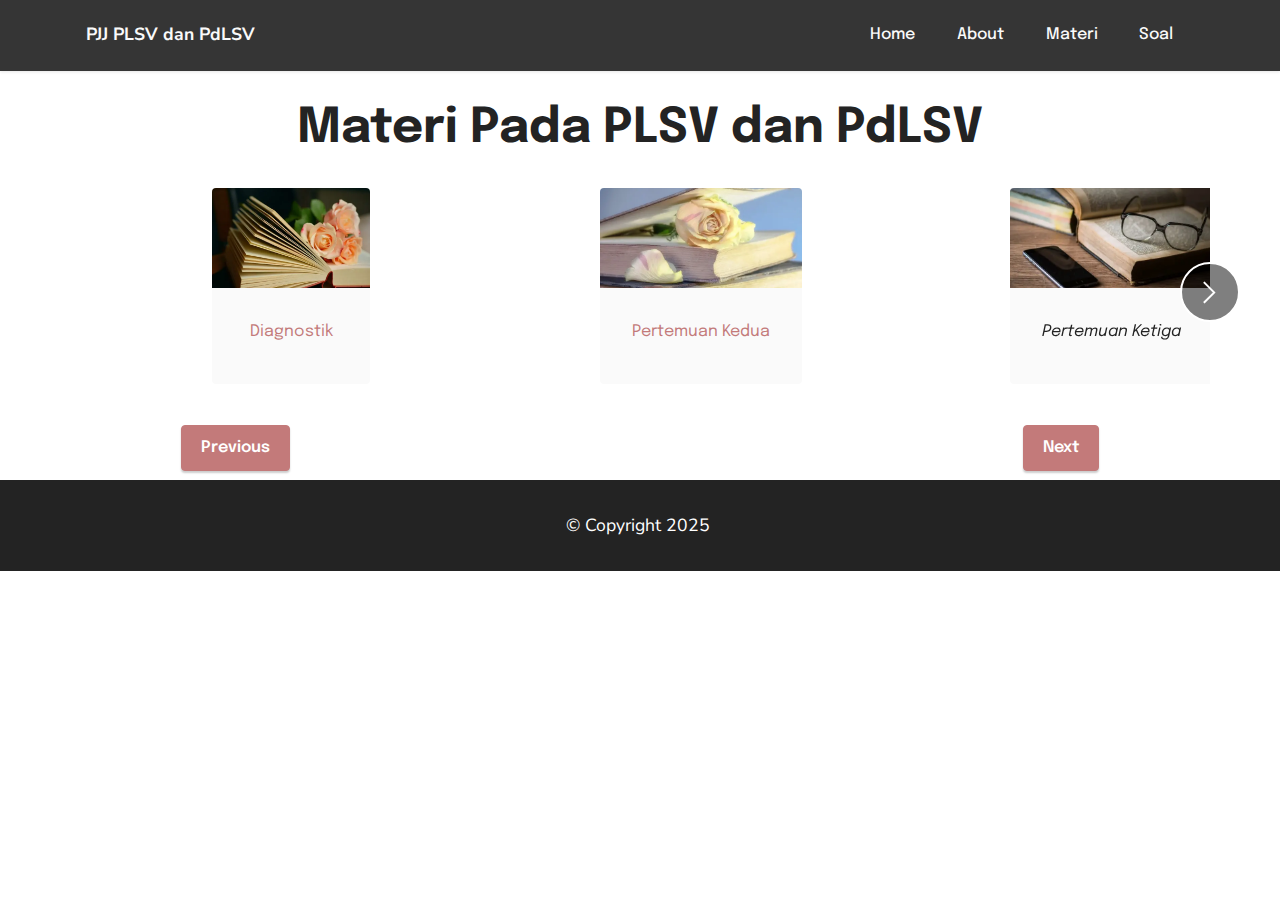
<file: page3.html>
<!DOCTYPE html>
<html  >
<head>
  
  <meta charset="UTF-8">
  <meta http-equiv="X-UA-Compatible" content="IE=edge">
  
  <meta name="viewport" content="width=device-width, initial-scale=1, minimum-scale=1">
  <link rel="shortcut icon" href="assets/images/1733292147708-128x171.png" type="image/x-icon">
  <meta name="description" content="">
  
  
  <title>Materi umum</title>
  <link rel="stylesheet" href="assets/web/assets/mobirise-icons2/mobirise2.css">
  <link rel="stylesheet" href="assets/bootstrap/css/bootstrap.min.css">
  <link rel="stylesheet" href="assets/bootstrap/css/bootstrap-grid.min.css">
  <link rel="stylesheet" href="assets/bootstrap/css/bootstrap-reboot.min.css">
  <link rel="stylesheet" href="assets/dropdown/css/style.css">
  <link rel="stylesheet" href="assets/socicon/css/styles.css">
  <link rel="stylesheet" href="assets/theme/css/style.css">
  <link rel="preload" href="https://fonts.googleapis.com/css?family=Epilogue:100,200,300,400,500,600,700,800,900,100i,200i,300i,400i,500i,600i,700i,800i,900i&display=swap" as="style" onload="this.onload=null;this.rel='stylesheet'">
  <noscript><link rel="stylesheet" href="https://fonts.googleapis.com/css?family=Epilogue:100,200,300,400,500,600,700,800,900,100i,200i,300i,400i,500i,600i,700i,800i,900i&display=swap"></noscript>
  <link rel="preload" href="https://fonts.googleapis.com/css?family=Nunito+Sans:200,300,400,500,600,700,800,900,200i,300i,400i,500i,600i,700i,800i,900i&display=swap" as="style" onload="this.onload=null;this.rel='stylesheet'">
  <noscript><link rel="stylesheet" href="https://fonts.googleapis.com/css?family=Nunito+Sans:200,300,400,500,600,700,800,900,200i,300i,400i,500i,600i,700i,800i,900i&display=swap"></noscript>
  <link rel="preload" as="style" href="assets/mobirise/css/mbr-additional.css?v=bhOlgw"><link rel="stylesheet" href="assets/mobirise/css/mbr-additional.css?v=bhOlgw" type="text/css">

  
  
  
</head>
<body>
  
  <section data-bs-version="5.1" class="menu menu1 cid-uvYb9Tzw2N" once="menu" id="menu1-1l">
    

    <nav class="navbar navbar-dropdown navbar-expand-lg">
        <div class="container">
            <div class="navbar-brand">
                
                <span class="navbar-caption-wrap"><a class="navbar-caption text-white text-primary display-7" href="index.html#header6-e">PJJ PLSV dan PdLSV</a></span>
            </div>
            <button class="navbar-toggler" type="button" data-toggle="collapse" data-bs-toggle="collapse" data-target="#navbarSupportedContent" data-bs-target="#navbarSupportedContent" aria-controls="navbarNavAltMarkup" aria-expanded="false" aria-label="Toggle navigation">
                <div class="hamburger">
                    <span></span>
                    <span></span>
                    <span></span>
                    <span></span>
                </div>
            </button>
            <div class="collapse navbar-collapse" id="navbarSupportedContent">
                <ul class="navbar-nav nav-dropdown nav-right" data-app-modern-menu="true"><li class="nav-item"><a class="nav-link link text-white text-primary display-4" href="index.html">Home</a></li><li class="nav-item"><a class="nav-link link text-white text-primary display-4" href="page4.html">
                            About</a></li>
                    <li class="nav-item"><a class="nav-link link text-white text-primary display-4" href="page3.html">Materi</a></li>
                    <li class="nav-item"><a class="nav-link link text-white text-primary display-4" href="page1.html">Soal</a>
                    </li></ul>
                
                
            </div>
        </div>
    </nav>
</section>

<section data-bs-version="5.1" class="slider6 mbr-embla cid-uvYbRvdDZE" id="slider6-1z">
    
    
    <div class="position-relative">
        <div class="mbr-section-head">
            <h4 class="mbr-section-title mbr-fonts-style align-center mb-0 display-2"><strong>Materi Pada PLSV dan PdLSV</strong></h4>
            
        </div>
        <div class="embla mt-4" data-skip-snaps="true" data-align="center" data-contain-scroll="trimSnaps" data-auto-play-interval="5" data-draggable="true">
            <div class="embla__viewport container">
                <div class="embla__container">
                    
                    <div class="embla__slide slider-image item active" style="margin-left: 0rem; margin-right: 0rem;">
                        <div class="slide-content">
                            <div class="item-wrapper">
                                <div class="item-img">
                                    <img src="assets/images/mbr-600x378.webp" alt="Mobirise Website Builder" title="" data-slide-to="0" data-bs-slide-to="0">
                                </div>
                            </div>
                            <div class="item-content">
                                <h5 class="item-title mbr-fonts-style display-4"><em><a href="page10.html" class="text-primary">Diagnostik</a></em></h5>
                                
                                
                            </div>
                            
                        </div>
                    </div><div class="embla__slide slider-image item" style="margin-left: 0rem; margin-right: 0rem;">
                        <div class="slide-content">
                            <div class="item-wrapper">
                                <div class="item-img">
                                    <img src="assets/images/mbr-600x371.webp" alt="Mobirise Website Builder" title="" data-slide-to="1" data-bs-slide-to="1">
                                </div>
                            </div>
                            <div class="item-content">
                                <h5 class="item-title mbr-fonts-style display-4"><em><a href="page11.html" class="text-primary">Pertemuan Kedua</a></em></h5>
                                
                                
                            </div>
                            
                        </div>
                    </div>
                    <div class="embla__slide slider-image item" style="margin-left: 0rem; margin-right: 0rem;">
                        <div class="slide-content">
                            <div class="item-wrapper">
                                <div class="item-img">
                                    <img src="assets/images/mbr-600x450.webp" alt="Mobirise Website Builder" title="">
                                </div>
                            </div>
                            <div class="item-content">
                                <h5 class="item-title mbr-fonts-style display-4"><em>Pertemuan Ketiga</em></h5>
                                
                                
                            </div>
                            
                        </div>
                    </div>
                    <div class="embla__slide slider-image item" style="margin-left: 0rem; margin-right: 0rem;">
                        <div class="slide-content">
                            <div class="item-wrapper">
                                <div class="item-img">
                                    <img src="assets/images/mbr-600x451.webp" alt="Mobirise Website Builder" title="" data-slide-to="3" data-bs-slide-to="3">
                                </div>
                            </div>
                            <div class="item-content">
                                <h5 class="item-title mbr-fonts-style display-4"><em>Pertemuan Keempat</em></h5>
                                
                                
                            </div>
                            
                        </div>
                    </div><div class="embla__slide slider-image item" style="margin-left: 0rem; margin-right: 0rem;">
                        <div class="slide-content">
                            <div class="item-wrapper">
                                <div class="item-img">
                                    <img src="assets/images/mbr-600x338.webp" alt="Mobirise Website Builder" title="" data-slide-to="4" data-bs-slide-to="4">
                                </div>
                            </div>
                            <div class="item-content">
                                <h5 class="item-title mbr-fonts-style display-4"><em>Pertemuan Kelima</em></h5>
                                
                                
                            </div>
                            
                        </div>
                    </div><div class="embla__slide slider-image item" style="margin-left: 0rem; margin-right: 0rem;">
                        <div class="slide-content">
                            <div class="item-wrapper">
                                <div class="item-img">
                                    <img src="assets/images/mbr-1920x1442.webp" alt="Mobirise Website Builder" title="" data-slide-to="5" data-bs-slide-to="6">
                                </div>
                            </div>
                            <div class="item-content">
                                <h5 class="item-title mbr-fonts-style display-4"><em>Sumatif</em></h5>
                                
                                
                            </div>
                            
                        </div>
                    </div>
                </div>
            </div>
            <button class="embla__button embla__button--prev">
                <span class="mobi-mbri mobi-mbri-arrow-prev mbr-iconfont" aria-hidden="true"></span>
                <span class="sr-only visually-hidden visually-hidden">Previous</span>
            </button>
            <button class="embla__button embla__button--next">
                <span class="mobi-mbri mobi-mbri-arrow-next mbr-iconfont" aria-hidden="true"></span>
                <span class="sr-only visually-hidden visually-hidden">Next</span>
            </button>
        </div>
    </div>
</section>

<section data-bs-version="5.1" class="content12 cid-uwPbhdVhuP" id="content12-4c">
    
    <div class="container">
        <div class="row justify-content-center">
            <div class="col-md-12 col-lg-10">
                <div class="mbr-section-btn align-center"><a class="btn btn-primary display-4" href="page4.html#team1-2b">Previous</a>
                    <a class="btn btn-primary display-4" href="page10.html#testimonials2-3z">Next</a></div>
            </div>
        </div>
    </div>
</section>

<section data-bs-version="5.1" class="footer3 cid-uvYba23Vom" once="footers" id="footer3-1w">

    

    

    <div class="container">
        <div class="media-container-row align-center mbr-white">
            
            
            <div class="row row-copirayt">
                <p class="mbr-text mb-0 mbr-fonts-style mbr-white align-center display-7">
                    © Copyright 2025&nbsp;</p>
            </div>
        </div>
    </div>
</section><section><a href="https://mobiri.se"></a><a href="https://mobiri.se"></a></section><script src="assets/bootstrap/js/bootstrap.bundle.min.js"></script>  <script src="assets/smoothscroll/smooth-scroll.js"></script>  <script src="assets/ytplayer/index.js"></script>  <script src="assets/dropdown/js/navbar-dropdown.js"></script>  <script src="assets/embla/embla.min.js"></script>  <script src="assets/embla/script.js"></script>  <script src="assets/theme/js/script.js"></script>  
  
  
 <div id="scrollToTop" class="scrollToTop mbr-arrow-up"><a style="text-align: center;"><i class="mbr-arrow-up-icon mbr-arrow-up-icon-cm cm-icon cm-icon-smallarrow-up"></i></a></div>
  </body>
</html>
</file>
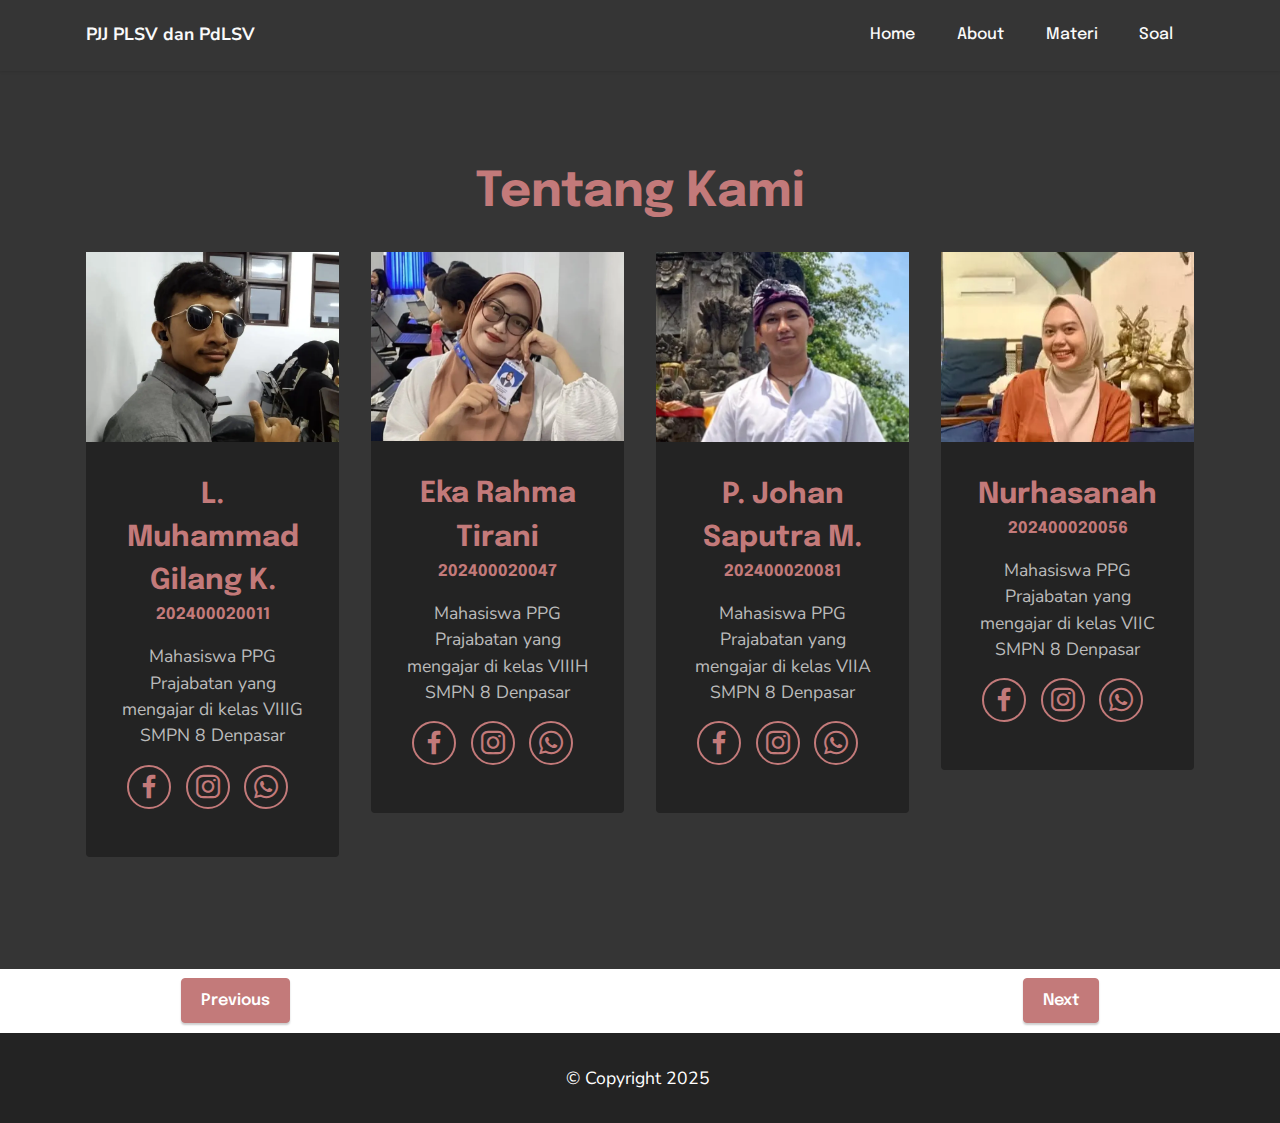
<file: page4.html>
<!DOCTYPE html>
<html  >
<head>
  
  <meta charset="UTF-8">
  <meta http-equiv="X-UA-Compatible" content="IE=edge">
  
  <meta name="viewport" content="width=device-width, initial-scale=1, minimum-scale=1">
  <link rel="shortcut icon" href="assets/images/1733292147708-128x171.png" type="image/x-icon">
  <meta name="description" content="">
  
  
  <title>Tentang kami</title>
  <link rel="stylesheet" href="assets/bootstrap/css/bootstrap.min.css">
  <link rel="stylesheet" href="assets/bootstrap/css/bootstrap-grid.min.css">
  <link rel="stylesheet" href="assets/bootstrap/css/bootstrap-reboot.min.css">
  <link rel="stylesheet" href="assets/dropdown/css/style.css">
  <link rel="stylesheet" href="assets/socicon/css/styles.css">
  <link rel="stylesheet" href="assets/theme/css/style.css">
  <link rel="preload" href="https://fonts.googleapis.com/css?family=Epilogue:100,200,300,400,500,600,700,800,900,100i,200i,300i,400i,500i,600i,700i,800i,900i&display=swap" as="style" onload="this.onload=null;this.rel='stylesheet'">
  <noscript><link rel="stylesheet" href="https://fonts.googleapis.com/css?family=Epilogue:100,200,300,400,500,600,700,800,900,100i,200i,300i,400i,500i,600i,700i,800i,900i&display=swap"></noscript>
  <link rel="preload" href="https://fonts.googleapis.com/css?family=Nunito+Sans:200,300,400,500,600,700,800,900,200i,300i,400i,500i,600i,700i,800i,900i&display=swap" as="style" onload="this.onload=null;this.rel='stylesheet'">
  <noscript><link rel="stylesheet" href="https://fonts.googleapis.com/css?family=Nunito+Sans:200,300,400,500,600,700,800,900,200i,300i,400i,500i,600i,700i,800i,900i&display=swap"></noscript>
  <link rel="preload" as="style" href="assets/mobirise/css/mbr-additional.css?v=3uLGQS"><link rel="stylesheet" href="assets/mobirise/css/mbr-additional.css?v=3uLGQS" type="text/css">

  
  
  
</head>
<body>
  
  <section data-bs-version="5.1" class="menu menu1 cid-uw2fze82S6" once="menu" id="menu1-21">
    

    <nav class="navbar navbar-dropdown navbar-expand-lg">
        <div class="container">
            <div class="navbar-brand">
                
                <span class="navbar-caption-wrap"><a class="navbar-caption text-white text-primary display-7" href="index.html#header6-e">PJJ PLSV dan PdLSV</a></span>
            </div>
            <button class="navbar-toggler" type="button" data-toggle="collapse" data-bs-toggle="collapse" data-target="#navbarSupportedContent" data-bs-target="#navbarSupportedContent" aria-controls="navbarNavAltMarkup" aria-expanded="false" aria-label="Toggle navigation">
                <div class="hamburger">
                    <span></span>
                    <span></span>
                    <span></span>
                    <span></span>
                </div>
            </button>
            <div class="collapse navbar-collapse" id="navbarSupportedContent">
                <ul class="navbar-nav nav-dropdown nav-right" data-app-modern-menu="true"><li class="nav-item"><a class="nav-link link text-white text-primary display-4" href="index.html">Home</a></li><li class="nav-item"><a class="nav-link link text-white text-primary display-4" href="page4.html">
                            About</a></li>
                    <li class="nav-item"><a class="nav-link link text-white text-primary display-4" href="page3.html">Materi</a></li>
                    <li class="nav-item"><a class="nav-link link text-white text-primary display-4" href="page1.html">Soal</a>
                    </li></ul>
                
                
            </div>
        </div>
    </nav>
</section>

<section data-bs-version="5.1" class="team1 cid-uw2fzlihDw" id="team1-2b">
    

    
    <div class="container">
        <div class="row justify-content-center">
            <div class="col-12">
                <h3 class="mbr-section-title mbr-fonts-style align-center mb-4 display-2">
                    <strong>Tentang Kami</strong></h3>
                
            </div>
            <div class="col-sm-6 col-lg-3">
                <div class="card-wrap">
                    <div class="image-wrap">
                        <img src="assets/images/1733292147708-816x1088.webp" alt="Mobirise Website Builder">
                    </div>
                    <div class="content-wrap">
                        <h5 class="mbr-section-title card-title mbr-fonts-style align-center m-0 display-5">
                            <strong>L. Muhammad Gilang K.</strong></h5>
                        <h6 class="mbr-role mbr-fonts-style align-center mb-3 display-4">
                            <strong>202400020011</strong>
                        </h6>
                        <p class="card-text mbr-fonts-style align-center display-7">
                            Mahasiswa PPG Prajabatan yang mengajar di kelas VIIIG SMPN 8 Denpasar</p>
                        <div class="social-row display-7">
                            <div class="soc-item">
                                <a href="https://web.facebook.com/arisma.mar.9" target="_blank">
                                    <span class="mbr-iconfont socicon-facebook socicon"></span>
                                </a>
                            </div>
                            <div class="soc-item">
                                <a href="https://www.instagram.com/lmgkharisma/" target="_blank">
                                    <span class="mbr-iconfont socicon-instagram socicon"></span>
                                </a>
                            </div>
                            <div class="soc-item">
                                <a href="https://wa.me/+6287764142319" target="_blank">
                                    <span class="mbr-iconfont socicon-whatsapp socicon"></span>
                                </a>
                            </div>
                            
                            
                        </div>
                        
                    </div>
                </div>
            </div>

            <div class="col-sm-6 col-lg-3">
                <div class="card-wrap">
                    <div class="image-wrap">
                        <img src="assets/images/img-20241204-wa0014-816x1387.webp" alt="Mobirise Website Builder">
                    </div>
                    <div class="content-wrap">
                        <h5 class="mbr-section-title card-title mbr-fonts-style align-center m-0 display-5">
                            <strong>Eka Rahma Tirani</strong></h5>
                        <h6 class="mbr-role mbr-fonts-style align-center mb-3 display-4">
                            <strong>202400020047</strong>
                        </h6>
                        <p class="card-text mbr-fonts-style align-center display-7">
                            Mahasiswa PPG Prajabatan yang mengajar di kelas VIIIH SMPN 8 Denpasar
                        </p>
                        <div class="social-row display-7">
                            <div class="soc-item">
                                <a href="https://www.instagram.com/ekrhmtrn/" target="_blank">
                                    <span class="mbr-iconfont socicon-facebook socicon"></span>
                                </a>
                            </div>
                            <div class="soc-item">
                                <a href="https://www.instagram.com/ekrhmtrn/" target="_blank">
                                    <span class="mbr-iconfont socicon-instagram socicon"></span>
                                </a>
                            </div>
                            <div class="soc-item">
                                <a href="https://wa.me/6283143411527">
                                    <span class="mbr-iconfont socicon-whatsapp socicon"></span>
                                </a>
                            </div>
                            
                            
                        </div>
                        
                    </div>
                </div>
            </div>

            <div class="col-sm-6 col-lg-3">
                <div class="card-wrap">
                    <div class="image-wrap">
                        <img src="assets/images/img-20241204-wa0087-596x1168.webp" alt="Mobirise Website Builder">
                    </div>
                    <div class="content-wrap">
                        <h5 class="mbr-section-title card-title mbr-fonts-style align-center m-0 display-5"><strong>P. Johan Saputra M.</strong></h5>
                        <h6 class="mbr-role mbr-fonts-style align-center mb-3 display-4">
                            <strong>202400020081</strong>
                        </h6>
                        <p class="card-text mbr-fonts-style align-center display-7">
                            Mahasiswa PPG Prajabatan yang mengajar di kelas VIIA SMPN 8 Denpasar
                        </p>
                        <div class="social-row display-7">
                            <div class="soc-item">
                                <a href="https://www.facebook.com/Mobirise/" target="_blank">
                                    <span class="mbr-iconfont socicon socicon-facebook"></span>
                                </a>
                            </div>
                            <div class="soc-item">
                                <a href="https://twitter.com/mobirise" target="_blank">
                                    <span class="mbr-iconfont socicon-instagram socicon"></span>
                                </a>
                            </div>
                            <div class="soc-item">
                                <a href="https://instagram.com/mobirise" target="_blank">
                                    <span class="mbr-iconfont socicon-whatsapp socicon"></span>
                                </a>
                            </div>
                            
                            
                        </div>
                        
                    </div>
                </div>
            </div>

            <div class="col-sm-6 col-lg-3">
                <div class="card-wrap">
                    <div class="image-wrap">
                        <img src="assets/images/img-2478-596x795.webp" alt="">
                    </div>
                    <div class="content-wrap">
                        <h5 class="mbr-section-title card-title mbr-fonts-style align-center m-0 display-5"><strong>Nurhasanah</strong></h5>
                        <h6 class="mbr-role mbr-fonts-style align-center mb-3 display-4">
                            <strong>202400020056</strong>
                        </h6>
                        <p class="card-text mbr-fonts-style align-center display-7">
                            Mahasiswa PPG Prajabatan yang mengajar di kelas VIIC SMPN 8 Denpasar
                        </p>
                        <div class="social-row display-7">
                            <div class="soc-item">
                                <a href="https://www.facebook.com/Mobirise/" target="_blank">
                                    <span class="mbr-iconfont socicon socicon-facebook"></span>
                                </a>
                            </div>
                            <div class="soc-item">
                                <a href="https://twitter.com/mobirise" target="_blank">
                                    <span class="mbr-iconfont socicon-instagram socicon"></span>
                                </a>
                            </div>
                            <div class="soc-item">
                                <a href="https://instagram.com/mobirise" target="_blank">
                                    <span class="mbr-iconfont socicon-whatsapp socicon"></span>
                                </a>
                            </div>
                            
                            
                        </div>
                        
                    </div>
                </div>
            </div>
        </div>
    </div>
</section>

<section data-bs-version="5.1" class="content12 cid-uwPbexdnkK" id="content12-4b">
    
    <div class="container">
        <div class="row justify-content-center">
            <div class="col-md-12 col-lg-10">
                <div class="mbr-section-btn align-center"><a class="btn btn-primary display-4" href="page5.html#timeline1-2h">Previous</a>
                    <a class="btn btn-primary display-4" href="page3.html#slider6-1z">Next</a></div>
            </div>
        </div>
    </div>
</section>

<section data-bs-version="5.1" class="footer3 cid-uw2fzmBWre" once="footers" id="footer3-2c">

    

    

    <div class="container">
        <div class="media-container-row align-center mbr-white">
            
            
            <div class="row row-copirayt">
                <p class="mbr-text mb-0 mbr-fonts-style mbr-white align-center display-7">
                    © Copyright 2025&nbsp;</p>
            </div>
        </div>
    </div>
</section><section><a href="https://mobiri.se"></a><a href="https://mobiri.se"></a></section><script src="assets/bootstrap/js/bootstrap.bundle.min.js"></script>  <script src="assets/smoothscroll/smooth-scroll.js"></script>  <script src="assets/ytplayer/index.js"></script>  <script src="assets/dropdown/js/navbar-dropdown.js"></script>  <script src="assets/theme/js/script.js"></script>  
  
  
 <div id="scrollToTop" class="scrollToTop mbr-arrow-up"><a style="text-align: center;"><i class="mbr-arrow-up-icon mbr-arrow-up-icon-cm cm-icon cm-icon-smallarrow-up"></i></a></div>
  </body>
</html>
</file>
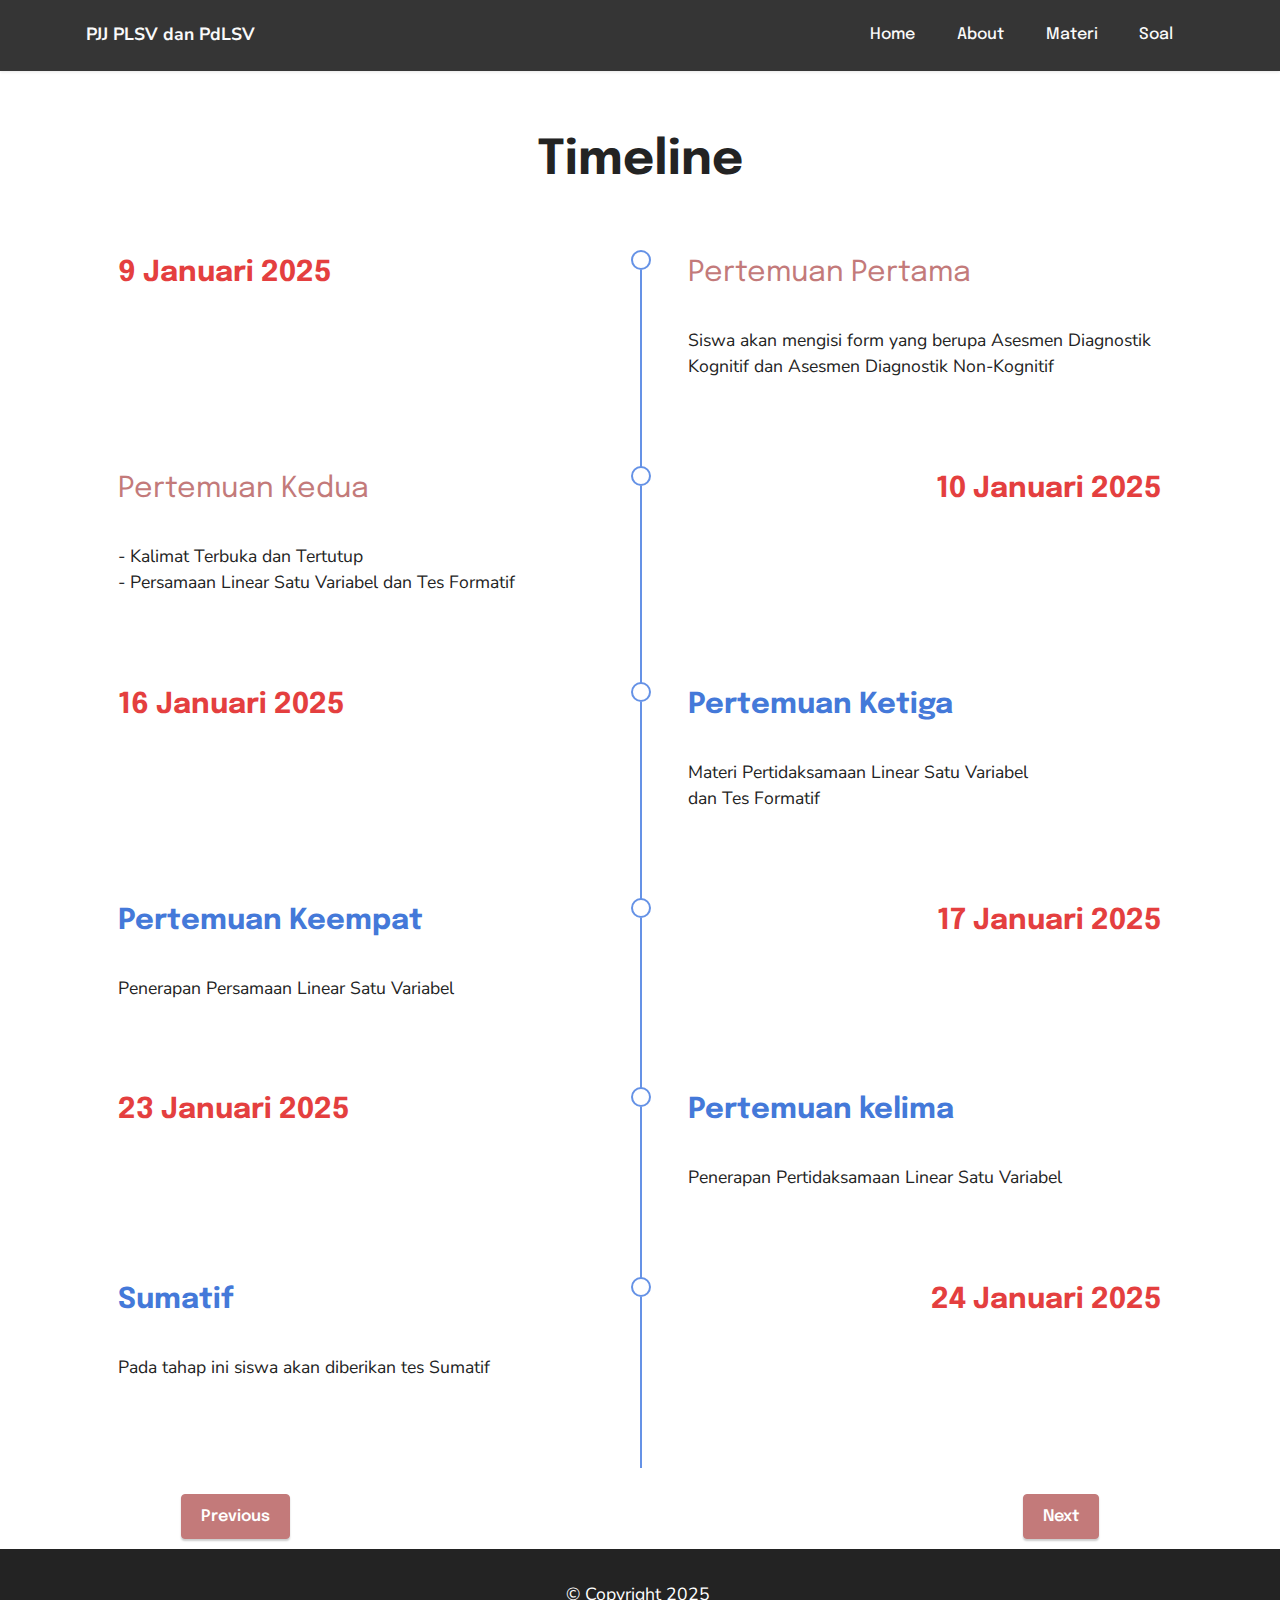
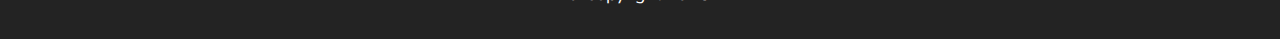
<file: page5.html>
<!DOCTYPE html>
<html  >
<head>
  
  <meta charset="UTF-8">
  <meta http-equiv="X-UA-Compatible" content="IE=edge">
  
  <meta name="viewport" content="width=device-width, initial-scale=1, minimum-scale=1">
  <link rel="shortcut icon" href="assets/images/1733292147708-128x171.png" type="image/x-icon">
  <meta name="description" content="">
  
  
  <title>timeline</title>
  <link rel="stylesheet" href="assets/bootstrap/css/bootstrap.min.css">
  <link rel="stylesheet" href="assets/bootstrap/css/bootstrap-grid.min.css">
  <link rel="stylesheet" href="assets/bootstrap/css/bootstrap-reboot.min.css">
  <link rel="stylesheet" href="assets/dropdown/css/style.css">
  <link rel="stylesheet" href="assets/socicon/css/styles.css">
  <link rel="stylesheet" href="assets/theme/css/style.css">
  <link rel="preload" href="https://fonts.googleapis.com/css?family=Epilogue:100,200,300,400,500,600,700,800,900,100i,200i,300i,400i,500i,600i,700i,800i,900i&display=swap" as="style" onload="this.onload=null;this.rel='stylesheet'">
  <noscript><link rel="stylesheet" href="https://fonts.googleapis.com/css?family=Epilogue:100,200,300,400,500,600,700,800,900,100i,200i,300i,400i,500i,600i,700i,800i,900i&display=swap"></noscript>
  <link rel="preload" href="https://fonts.googleapis.com/css?family=Nunito+Sans:200,300,400,500,600,700,800,900,200i,300i,400i,500i,600i,700i,800i,900i&display=swap" as="style" onload="this.onload=null;this.rel='stylesheet'">
  <noscript><link rel="stylesheet" href="https://fonts.googleapis.com/css?family=Nunito+Sans:200,300,400,500,600,700,800,900,200i,300i,400i,500i,600i,700i,800i,900i&display=swap"></noscript>
  <link rel="preload" as="style" href="assets/mobirise/css/mbr-additional.css?v=o6L28R"><link rel="stylesheet" href="assets/mobirise/css/mbr-additional.css?v=o6L28R" type="text/css">

  
  
  
</head>
<body>
  
  <section data-bs-version="5.1" class="menu menu1 cid-uwNwxcq4Xc" once="menu" id="menu1-2e">
    

    <nav class="navbar navbar-dropdown navbar-expand-lg">
        <div class="container">
            <div class="navbar-brand">
                
                <span class="navbar-caption-wrap"><a class="navbar-caption text-white text-primary display-7" href="index.html#header6-e">PJJ PLSV dan PdLSV</a></span>
            </div>
            <button class="navbar-toggler" type="button" data-toggle="collapse" data-bs-toggle="collapse" data-target="#navbarSupportedContent" data-bs-target="#navbarSupportedContent" aria-controls="navbarNavAltMarkup" aria-expanded="false" aria-label="Toggle navigation">
                <div class="hamburger">
                    <span></span>
                    <span></span>
                    <span></span>
                    <span></span>
                </div>
            </button>
            <div class="collapse navbar-collapse" id="navbarSupportedContent">
                <ul class="navbar-nav nav-dropdown nav-right" data-app-modern-menu="true"><li class="nav-item"><a class="nav-link link text-white text-primary display-4" href="index.html">Home</a></li><li class="nav-item"><a class="nav-link link text-white text-primary display-4" href="page4.html">
                            About</a></li>
                    <li class="nav-item"><a class="nav-link link text-white text-primary display-4" href="page3.html">Materi</a></li>
                    <li class="nav-item"><a class="nav-link link text-white text-primary display-4" href="page1.html">Soal</a>
                    </li></ul>
                
                
            </div>
        </div>
    </nav>
</section>

<section data-bs-version="5.1" class="timeline1 cid-uwNwxeO1aB" id="timeline1-2h">
    

    
    
    <div class="timelines-container container" mbri-timelines="">
        <div class="mbr-section-head">
            <h3 class="mbr-section-title mbr-fonts-style align-center mb-0 display-2">
                <strong>Timeline</strong></h3>
            
        </div>
        <div class="row timeline-element mb-2 mt-4">
            <div class="timeline-date col-12 col-md-6">
                <div class="timeline-date-wrapper">
                    <p class="mbr-timeline-date mbr-fonts-style display-5">
                        <strong>9 Januari 2025</strong></p>
                </div>
            </div>
            <span class="iconBackground"></span>
            <div class="col-12 col-md-6">
                <div class="timeline-text-wrapper">
                    <h4 class="mbr-timeline-title mbr-fonts-style mb-4 display-5"><strong><a href="page10.html" class="text-primary">Pertemuan Pertama</a></strong></h4>
                    
                    <p class="mbr-text mbr-fonts-style display-7">Siswa akan mengisi form yang berupa Asesmen Diagnostik Kognitif dan Asesmen Diagnostik Non-Kognitif</p>
                </div>
            </div>
        </div>
        <div class="row timeline-element mb-2">
            <div class="col-12 col-md-6">
                <div class="timeline-text-wrapper">
                    <h4 class="mbr-timeline-title mbr-fonts-style mb-4 display-5">
                        <strong><a href="page11.html" class="text-primary">Pertemuan Kedua</a></strong></h4>
                    
                    <p class="mbr-text mbr-fonts-style display-7">- Kalimat Terbuka dan Tertutup<br>- Persamaan Linear Satu Variabel dan Tes Formatif</p>
                </div>
            </div>
            <span class="iconBackground"></span>
            <div class="timeline-date col-12 col-md-6">
                <div class="timeline-date-wrapper">
                    <p class="mbr-timeline-date mbr-fonts-style display-5">
                        <strong>10 Januari 2025</strong></p>
                </div>
            </div>
        </div>
        <div class="row timeline-element mb-2">
            <div class="timeline-date col-12 col-md-6">
                <div class="timeline-date-wrapper">
                    <p class="mbr-timeline-date mbr-fonts-style display-5">
                        <strong>16 Januari 2025</strong></p>
                </div>
            </div>
            <span class="iconBackground"></span>
            <div class="col-12 col-md-6">
                <div class="timeline-text-wrapper">
                    <h4 class="mbr-timeline-title mbr-fonts-style mb-4 display-5">
                        <strong>Pertemuan Ketiga</strong></h4>
                    
                    <p class="mbr-text mbr-fonts-style display-7">
                        Materi Pertidaksamaan Linear Satu Variabel<br>dan Tes Formatif</p>
                </div>
            </div>
        </div>
        <div class="row timeline-element mb-2">
            <div class="col-12 col-md-6">
                <div class="timeline-text-wrapper">
                    <h4 class="mbr-timeline-title mbr-fonts-style mb-4 display-5">
                        <strong>Pertemuan Keempat</strong></h4>
                    
                    <p class="mbr-text mbr-fonts-style display-7">Penerapan Persamaan Linear Satu Variabel</p>
                </div>
            </div>
            <span class="iconBackground"></span>
            <div class="timeline-date col-12 col-md-6">
                <div class="timeline-date-wrapper">
                    <p class="mbr-timeline-date mbr-fonts-style display-5">
                        <strong>17 Januari 2025</strong></p>
                </div>
            </div>
        </div>
        <div class="row timeline-element mb-2">
            <div class="timeline-date col-12 col-md-6">
                <div class="timeline-date-wrapper">
                    <p class="mbr-timeline-date mbr-fonts-style display-5">
                        <strong>23 Januari 2025</strong></p>
                </div>
            </div>
            <span class="iconBackground"></span>
            <div class="col-12 col-md-6">
                <div class="timeline-text-wrapper">
                    <h4 class="mbr-timeline-title mbr-fonts-style mb-4 display-5">
                        <strong>Pertemuan kelima</strong></h4>
                    
                    <p class="mbr-text mbr-fonts-style display-7">Penerapan Pertidaksamaan Linear Satu Variabel</p>
                </div>
            </div>
        </div>
        <div class="row timeline-element mb-2">
            <div class="col-12 col-md-6">
                <div class="timeline-text-wrapper">
                    <h4 class="mbr-timeline-title mbr-fonts-style mb-4 display-5">
                        <strong>Sumatif</strong></h4>
                    
                    <p class="mbr-text mbr-fonts-style display-7">
                        Pada tahap ini siswa akan diberikan tes Sumatif</p>
                </div>
            </div>
            <span class="iconBackground"></span>
            <div class="timeline-date col-12 col-md-6">
                <div class="timeline-date-wrapper">
                    <p class="mbr-timeline-date mbr-fonts-style display-5">
                        <strong>24 Januari 2025</strong></p>
                </div>
            </div>
        </div>
        
        
        
        
        
        
    </div>
</section>

<section data-bs-version="5.1" class="content12 cid-uwPbb3mbj2" id="content12-4a">
    
    <div class="container">
        <div class="row justify-content-center">
            <div class="col-md-12 col-lg-10">
                <div class="mbr-section-btn align-center"><a class="btn btn-primary display-4" href="index.html">Previous</a>
                    <a class="btn btn-primary display-4" href="page4.html#team1-2b">Next</a></div>
            </div>
        </div>
    </div>
</section>

<section data-bs-version="5.1" class="footer3 cid-uwNwxmgu2f" once="footers" id="footer3-2q">

    

    

    <div class="container">
        <div class="media-container-row align-center mbr-white">
            
            
            <div class="row row-copirayt">
                <p class="mbr-text mb-0 mbr-fonts-style mbr-white align-center display-7">
                    © Copyright 2025&nbsp;</p>
            </div>
        </div>
    </div>
</section><section><a href="https://mobiri.se"></a><a href="https://mobiri.se"></a></section><script src="assets/bootstrap/js/bootstrap.bundle.min.js"></script>  <script src="assets/smoothscroll/smooth-scroll.js"></script>  <script src="assets/ytplayer/index.js"></script>  <script src="assets/dropdown/js/navbar-dropdown.js"></script>  <script src="assets/theme/js/script.js"></script>  
  
  
 <div id="scrollToTop" class="scrollToTop mbr-arrow-up"><a style="text-align: center;"><i class="mbr-arrow-up-icon mbr-arrow-up-icon-cm cm-icon cm-icon-smallarrow-up"></i></a></div>
  </body>
</html>
</file>
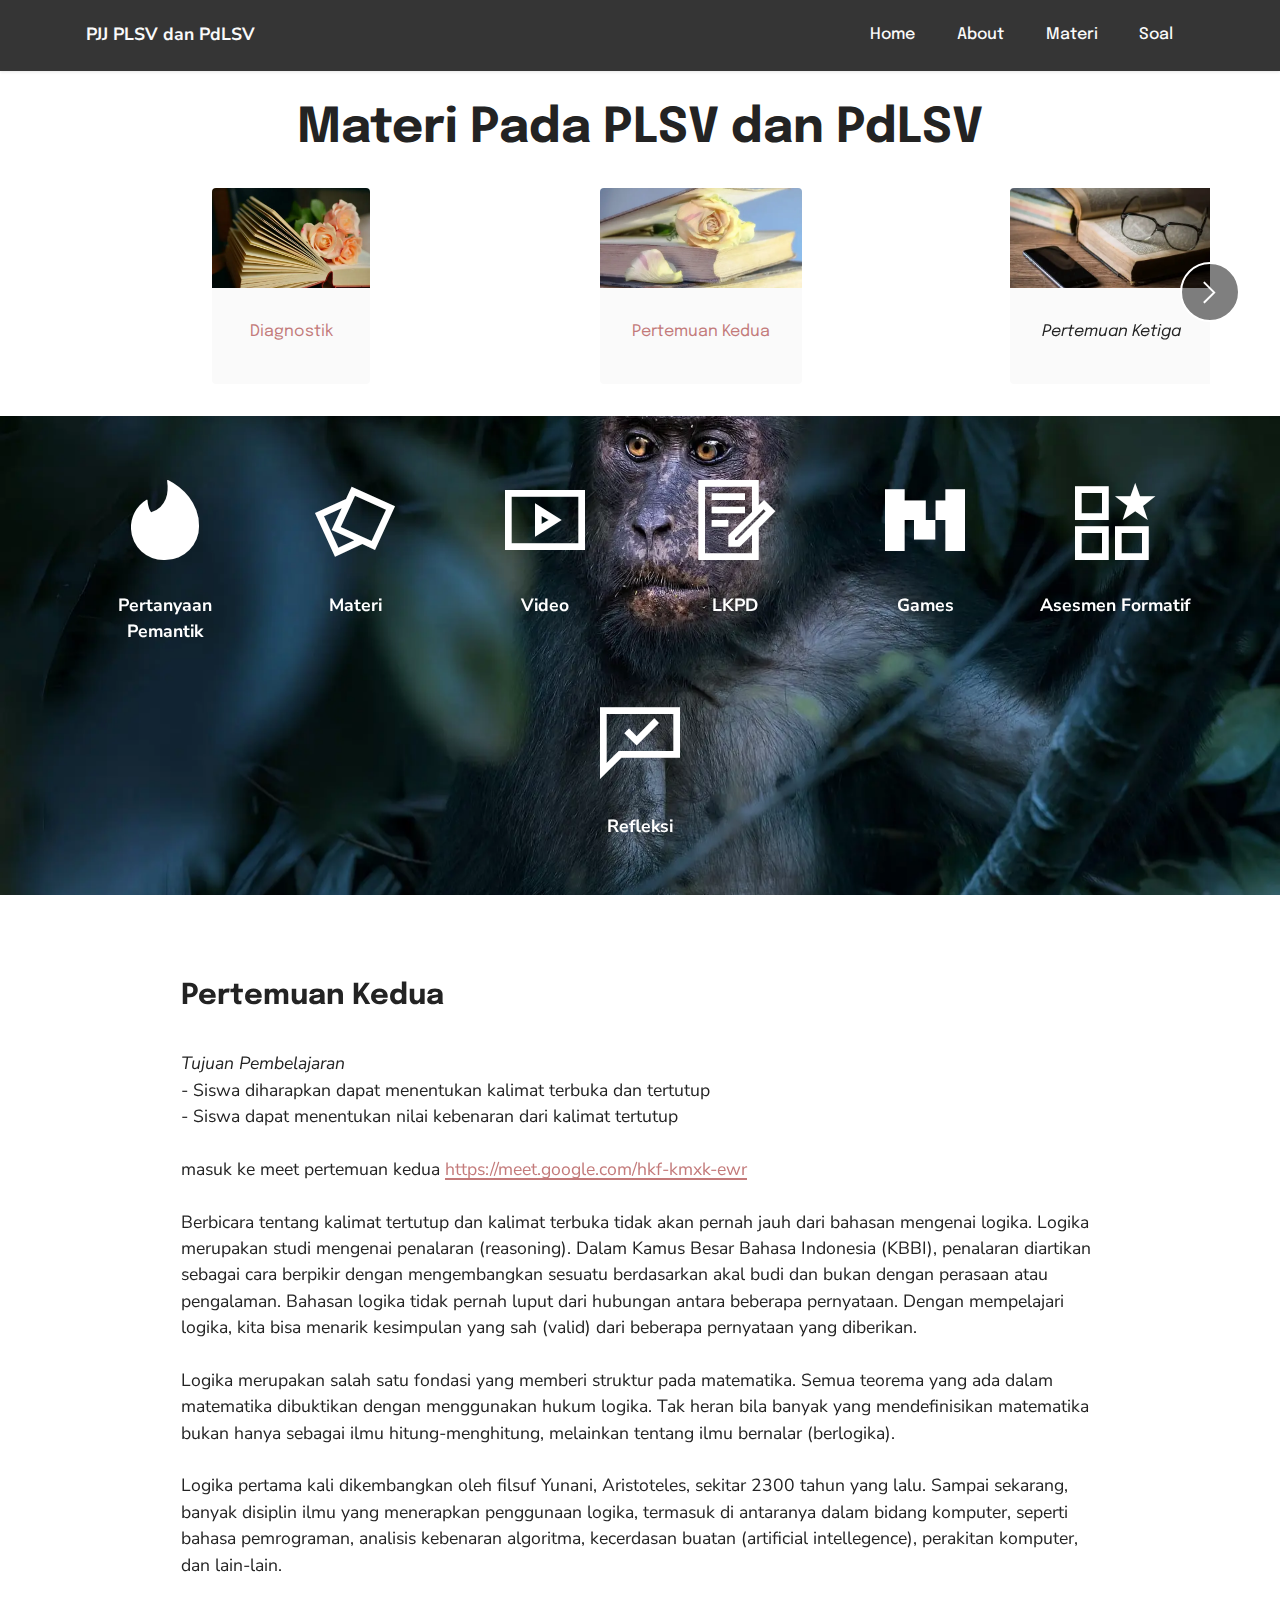
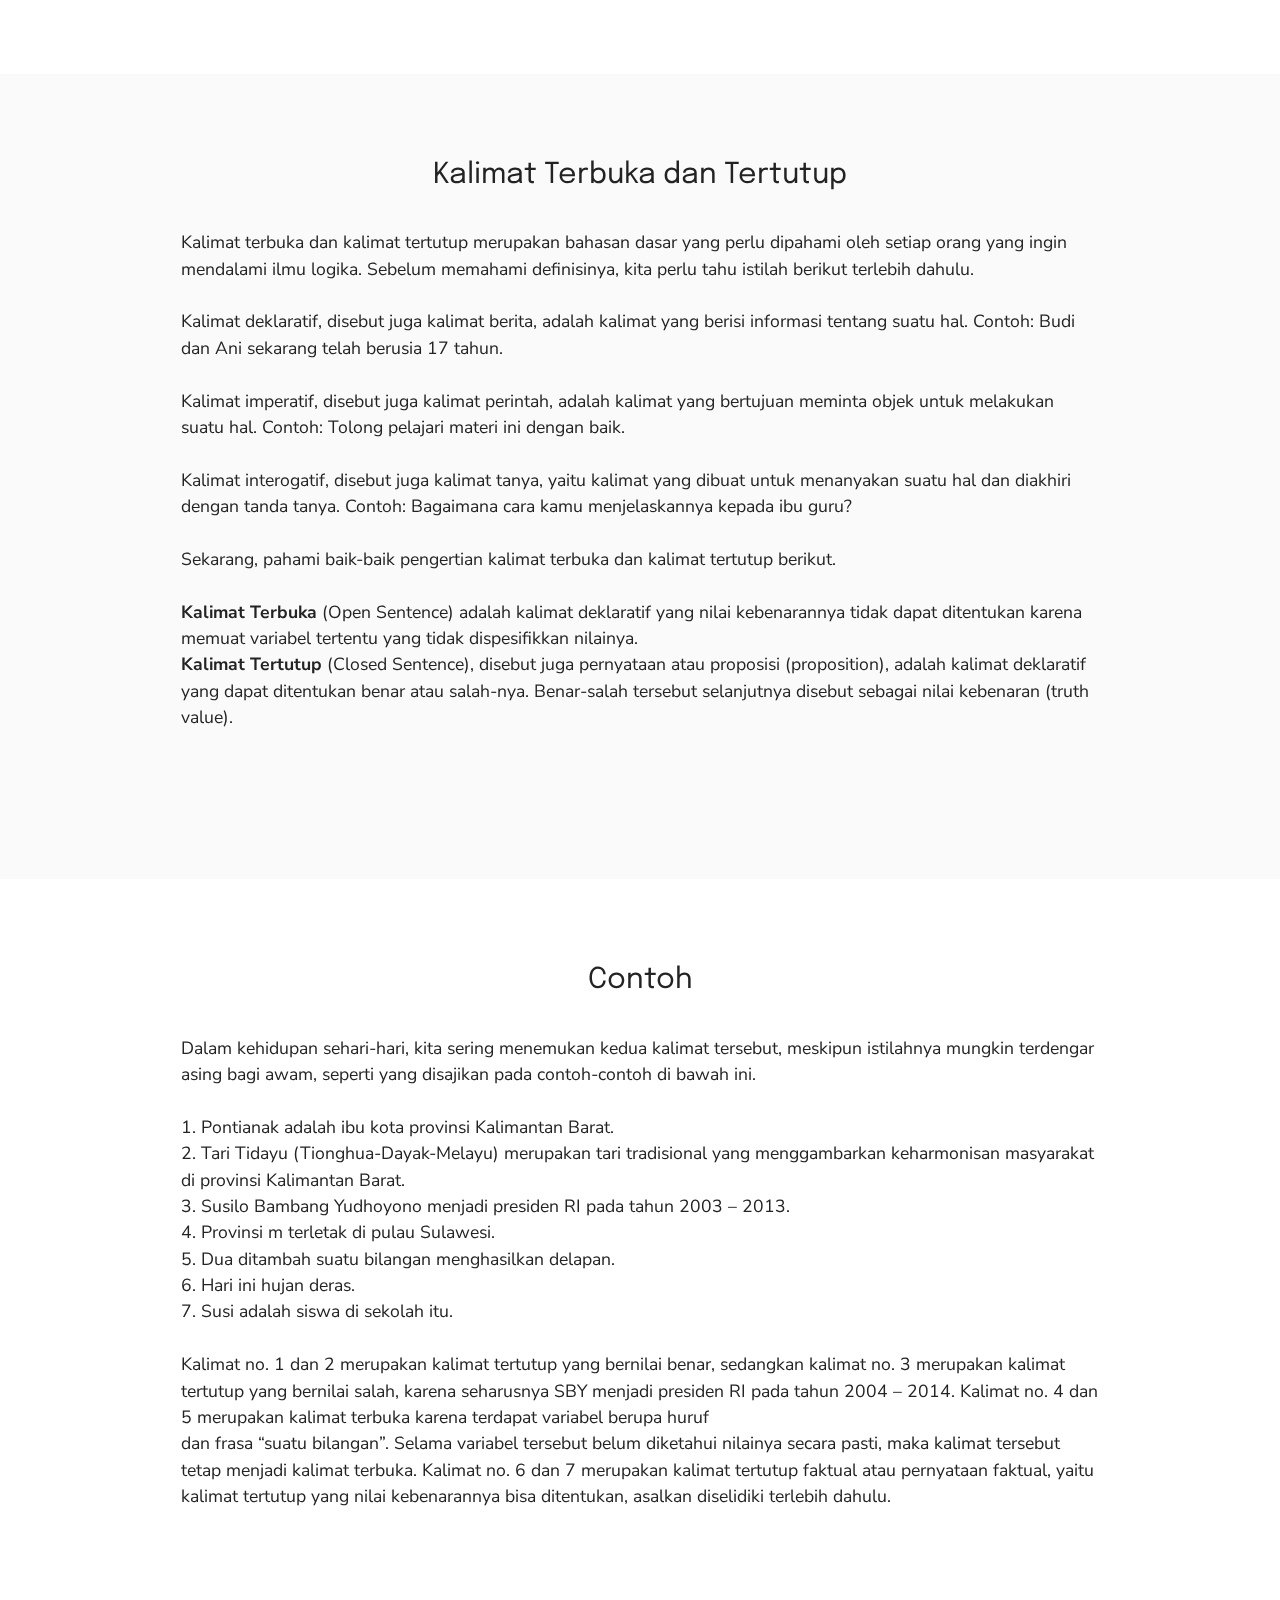
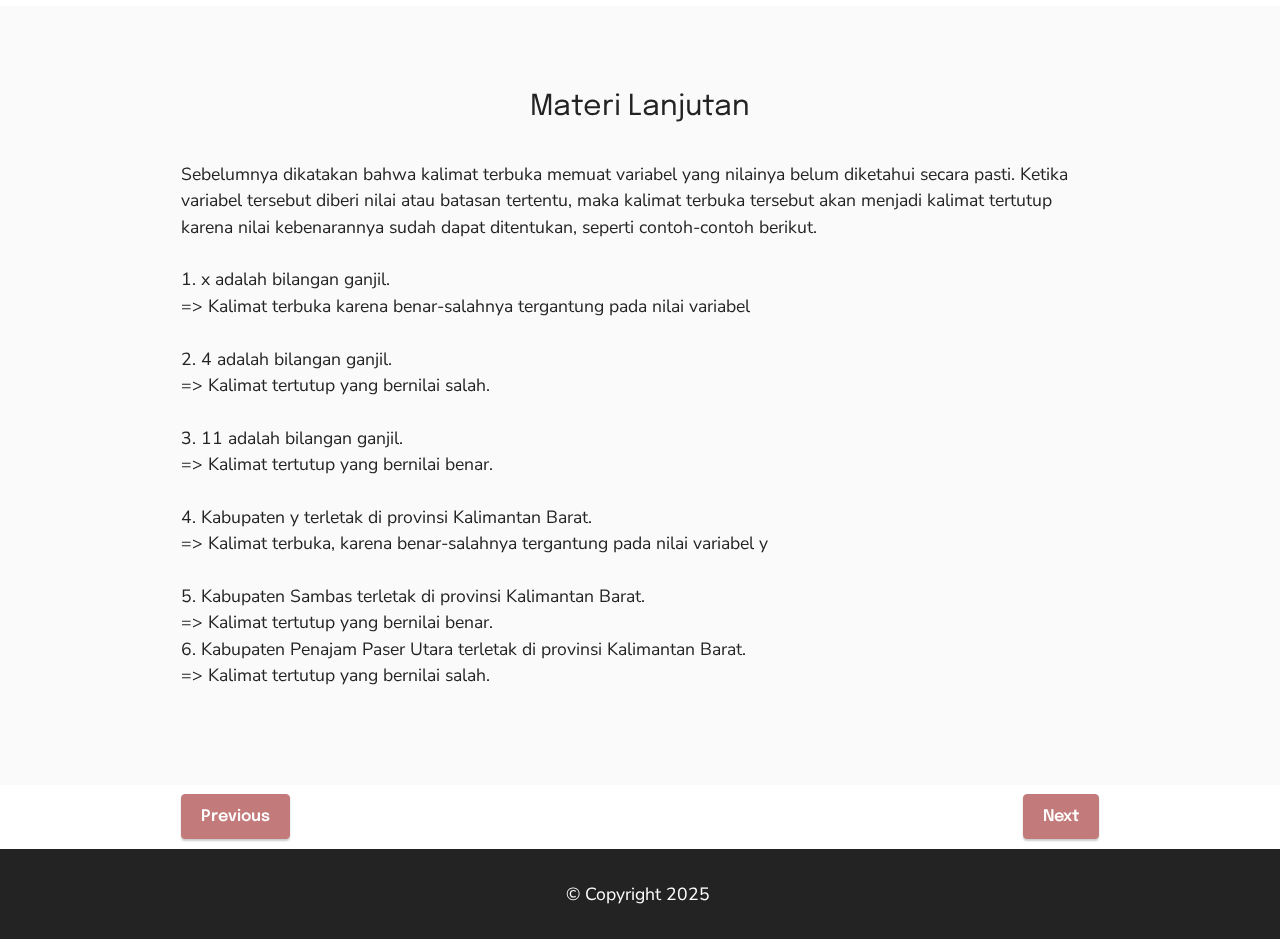
<file: page6.html>
<!DOCTYPE html>
<html  >
<head>
  
  <meta charset="UTF-8">
  <meta http-equiv="X-UA-Compatible" content="IE=edge">
  
  <meta name="viewport" content="width=device-width, initial-scale=1, minimum-scale=1">
  <link rel="shortcut icon" href="assets/images/1733292147708-128x171.png" type="image/x-icon">
  <meta name="description" content="">
  
  
  <title>pertemuan 2 materi</title>
  <link rel="stylesheet" href="assets/web/assets/mobirise-icons2/mobirise2.css">
  <link rel="stylesheet" href="assets/bootstrap/css/bootstrap.min.css">
  <link rel="stylesheet" href="assets/bootstrap/css/bootstrap-grid.min.css">
  <link rel="stylesheet" href="assets/bootstrap/css/bootstrap-reboot.min.css">
  <link rel="stylesheet" href="assets/parallax/jarallax.css">
  <link rel="stylesheet" href="assets/dropdown/css/style.css">
  <link rel="stylesheet" href="assets/socicon/css/styles.css">
  <link rel="stylesheet" href="assets/theme/css/style.css">
  <link rel="preload" href="https://fonts.googleapis.com/css?family=Epilogue:100,200,300,400,500,600,700,800,900,100i,200i,300i,400i,500i,600i,700i,800i,900i&display=swap" as="style" onload="this.onload=null;this.rel='stylesheet'">
  <noscript><link rel="stylesheet" href="https://fonts.googleapis.com/css?family=Epilogue:100,200,300,400,500,600,700,800,900,100i,200i,300i,400i,500i,600i,700i,800i,900i&display=swap"></noscript>
  <link rel="preload" href="https://fonts.googleapis.com/css?family=Nunito+Sans:200,300,400,500,600,700,800,900,200i,300i,400i,500i,600i,700i,800i,900i&display=swap" as="style" onload="this.onload=null;this.rel='stylesheet'">
  <noscript><link rel="stylesheet" href="https://fonts.googleapis.com/css?family=Nunito+Sans:200,300,400,500,600,700,800,900,200i,300i,400i,500i,600i,700i,800i,900i&display=swap"></noscript>
  <link rel="preload" as="style" href="assets/mobirise/css/mbr-additional.css?v=jsL2Bs"><link rel="stylesheet" href="assets/mobirise/css/mbr-additional.css?v=jsL2Bs" type="text/css">

  
  
  
</head>
<body>
  
  <section data-bs-version="5.1" class="menu menu1 cid-uwNyfi9jqM" once="menu" id="menu1-2r">
    

    <nav class="navbar navbar-dropdown navbar-expand-lg">
        <div class="container">
            <div class="navbar-brand">
                
                <span class="navbar-caption-wrap"><a class="navbar-caption text-white text-primary display-7" href="index.html#header6-e">PJJ PLSV dan PdLSV</a></span>
            </div>
            <button class="navbar-toggler" type="button" data-toggle="collapse" data-bs-toggle="collapse" data-target="#navbarSupportedContent" data-bs-target="#navbarSupportedContent" aria-controls="navbarNavAltMarkup" aria-expanded="false" aria-label="Toggle navigation">
                <div class="hamburger">
                    <span></span>
                    <span></span>
                    <span></span>
                    <span></span>
                </div>
            </button>
            <div class="collapse navbar-collapse" id="navbarSupportedContent">
                <ul class="navbar-nav nav-dropdown nav-right" data-app-modern-menu="true"><li class="nav-item"><a class="nav-link link text-white text-primary display-4" href="index.html">Home</a></li><li class="nav-item"><a class="nav-link link text-white text-primary display-4" href="page4.html">
                            About</a></li>
                    <li class="nav-item"><a class="nav-link link text-white text-primary display-4" href="page3.html">Materi</a></li>
                    <li class="nav-item"><a class="nav-link link text-white text-primary display-4" href="page1.html">Soal</a>
                    </li></ul>
                
                
            </div>
        </div>
    </nav>
</section>

<section data-bs-version="5.1" class="slider6 mbr-embla cid-uwNyfiLgcF" id="slider6-2s">
    
    
    <div class="position-relative">
        <div class="mbr-section-head">
            <h4 class="mbr-section-title mbr-fonts-style align-center mb-0 display-2"><strong>Materi Pada PLSV dan PdLSV</strong></h4>
            
        </div>
        <div class="embla mt-4" data-skip-snaps="true" data-align="center" data-contain-scroll="trimSnaps" data-auto-play-interval="5" data-draggable="true">
            <div class="embla__viewport container">
                <div class="embla__container">
                    
                    <div class="embla__slide slider-image item active" style="margin-left: 0rem; margin-right: 0rem;">
                        <div class="slide-content">
                            <div class="item-wrapper">
                                <div class="item-img">
                                    <img src="assets/images/mbr-600x378.webp" alt="Mobirise Website Builder" title="" data-slide-to="0" data-bs-slide-to="0">
                                </div>
                            </div>
                            <div class="item-content">
                                <h5 class="item-title mbr-fonts-style display-4"><em><a href="page10.html" class="text-primary">Diagnostik</a></em></h5>
                                
                                
                            </div>
                            
                        </div>
                    </div><div class="embla__slide slider-image item" style="margin-left: 0rem; margin-right: 0rem;">
                        <div class="slide-content">
                            <div class="item-wrapper">
                                <div class="item-img">
                                    <img src="assets/images/mbr-600x371.webp" alt="Mobirise Website Builder" title="" data-slide-to="1" data-bs-slide-to="1">
                                </div>
                            </div>
                            <div class="item-content">
                                <h5 class="item-title mbr-fonts-style display-4"><em><a href="page11.html" class="text-primary">Pertemuan Kedua</a></em></h5>
                                
                                
                            </div>
                            
                        </div>
                    </div>
                    <div class="embla__slide slider-image item" style="margin-left: 0rem; margin-right: 0rem;">
                        <div class="slide-content">
                            <div class="item-wrapper">
                                <div class="item-img">
                                    <img src="assets/images/mbr-600x450.webp" alt="Mobirise Website Builder" title="">
                                </div>
                            </div>
                            <div class="item-content">
                                <h5 class="item-title mbr-fonts-style display-4"><em>Pertemuan Ketiga</em></h5>
                                
                                
                            </div>
                            
                        </div>
                    </div>
                    <div class="embla__slide slider-image item" style="margin-left: 0rem; margin-right: 0rem;">
                        <div class="slide-content">
                            <div class="item-wrapper">
                                <div class="item-img">
                                    <img src="assets/images/mbr-600x451.webp" alt="Mobirise Website Builder" title="" data-slide-to="3" data-bs-slide-to="3">
                                </div>
                            </div>
                            <div class="item-content">
                                <h5 class="item-title mbr-fonts-style display-4"><em>Pertemuan Keempat</em></h5>
                                
                                
                            </div>
                            
                        </div>
                    </div><div class="embla__slide slider-image item" style="margin-left: 0rem; margin-right: 0rem;">
                        <div class="slide-content">
                            <div class="item-wrapper">
                                <div class="item-img">
                                    <img src="assets/images/mbr-600x338.webp" alt="Mobirise Website Builder" title="" data-slide-to="4" data-bs-slide-to="4">
                                </div>
                            </div>
                            <div class="item-content">
                                <h5 class="item-title mbr-fonts-style display-4"><em>Pertemuan Kelima</em></h5>
                                
                                
                            </div>
                            
                        </div>
                    </div><div class="embla__slide slider-image item" style="margin-left: 0rem; margin-right: 0rem;">
                        <div class="slide-content">
                            <div class="item-wrapper">
                                <div class="item-img">
                                    <img src="assets/images/mbr-1920x1442.webp" alt="Mobirise Website Builder" title="" data-slide-to="5" data-bs-slide-to="6">
                                </div>
                            </div>
                            <div class="item-content">
                                <h5 class="item-title mbr-fonts-style display-4"><em>Sumatif</em></h5>
                                
                                
                            </div>
                            
                        </div>
                    </div>
                </div>
            </div>
            <button class="embla__button embla__button--prev">
                <span class="mobi-mbri mobi-mbri-arrow-prev mbr-iconfont" aria-hidden="true"></span>
                <span class="sr-only visually-hidden visually-hidden">Previous</span>
            </button>
            <button class="embla__button embla__button--next">
                <span class="mobi-mbri mobi-mbri-arrow-next mbr-iconfont" aria-hidden="true"></span>
                <span class="sr-only visually-hidden visually-hidden">Next</span>
            </button>
        </div>
    </div>
</section>

<section data-bs-version="5.1" class="features14 cid-uwPCIOTszA mbr-parallax-background" id="features14-5s">
    

    
    <div class="mbr-overlay" style="opacity: 0; background-color: rgb(255, 255, 255);">
    </div>
    <div class="container">
        
        <div class="row">
            <div class="item features-without-image mb-5 col-12 col-md-2">
                <div class="item-wrapper">
                    <div class="card-box align-center">
                        <a href="page13.html#content11-5i"><span class="mbr-iconfont socicon-tinder socicon" style="color: rgb(255, 255, 255); fill: rgb(255, 255, 255);"></span></a>
                        <h4 class="card-title align-center mbr-black mbr-fonts-style display-7">
                            <strong>Pertanyaan Pemantik</strong></h4>
                    </div>
                </div>
            </div><div class="item features-without-image mb-5 col-12 col-md-2">
                <div class="item-wrapper">
                    <div class="card-box align-center">
                        <a href="page6.html#content5-2u"><span class="mbr-iconfont mobi-mbri-image-gallery mobi-mbri" style="color: rgb(255, 255, 255); fill: rgb(255, 255, 255);"></span></a>
                        <h4 class="card-title align-center mbr-black mbr-fonts-style display-7">
                            <strong>Materi</strong></h4>
                    </div>
                </div>
            </div>
            <div class="item features-without-image mb-5 col-12 col-md-2">
                <div class="item-wrapper">
                    <div class="card-box align-center">
                        <a href="page7.html#video2-35"><span class="mbr-iconfont mobi-mbri-video-play mobi-mbri" style="color: rgb(255, 255, 255); fill: rgb(255, 255, 255);"></span></a>
                        <h4 class="card-title align-center mbr-black mbr-fonts-style display-7">
                            <strong>Video</strong></h4>
                    </div>
                </div>
            </div>
            <div class="item features-without-image mb-5 col-12 col-md-2">
                <div class="item-wrapper">
                    <div class="card-box align-center">
                        <a href="page8.html#content11-3w"><span class="mbr-iconfont mobi-mbri-contact-form mobi-mbri" style="color: rgb(255, 255, 255); fill: rgb(255, 255, 255);"></span></a>
                        <h4 class="card-title align-center mbr-black mbr-fonts-style display-7">
                            <strong>LKPD</strong></h4>
                    </div>
                </div>
            </div><div class="item features-without-image mb-5 col-12 col-md-2">
                <div class="item-wrapper">
                    <div class="card-box align-center">
                        <a href="page14.html#content11-5j"><span class="mbr-iconfont socicon-mobcrush socicon" style="color: rgb(255, 255, 255); fill: rgb(255, 255, 255);"></span></a>
                        <h4 class="card-title align-center mbr-black mbr-fonts-style display-7">
                            <strong>Games</strong></h4>
                    </div>
                </div>
            </div>
            <div class="item features-without-image mb-5 col-12 col-md-2">
                <div class="item-wrapper">
                    <div class="card-box align-center">
                        <a href="page9.html#features5-3u"><span class="mbr-iconfont mobi-mbri-features mobi-mbri" style="color: rgb(255, 255, 255); fill: rgb(255, 255, 255);"></span></a>
                        <h4 class="card-title align-center mbr-black mbr-fonts-style display-7">
                            <strong>Asesmen Formatif</strong></h4>
                    </div>
                </div>
            </div>
            <div class="item features-without-image mb-5 col-12 col-md-2">
                <div class="item-wrapper">
                    <div class="card-box align-center">
                        <a href="page12.html#content11-4w"><span class="mbr-iconfont mobi-mbri-cust-feedback mobi-mbri" style="color: rgb(255, 255, 255); fill: rgb(255, 255, 255);"></span></a>
                        <h4 class="card-title align-center mbr-black mbr-fonts-style display-7">
                            <strong>Refleksi</strong></h4>
                    </div>
                </div>
            </div>
            
        </div>
    </div>
</section>

<section data-bs-version="5.1" class="content5 cid-uwNyfljjnl" id="content5-2u">
    
    <div class="container">
        <div class="row justify-content-center">
            <div class="col-md-12 col-lg-10">
                
                <h4 class="mbr-section-subtitle mbr-fonts-style mb-4 display-5"><strong>Pertemuan Kedua</strong></h4>
                <p class="mbr-text mbr-fonts-style display-7"><em>
                    Tujuan Pembelajaran</em><br>- Siswa diharapkan dapat menentukan kalimat terbuka dan tertutup<br>- Siswa dapat menentukan nilai kebenaran dari kalimat tertutup&nbsp;<br><br>masuk ke meet pertemuan kedua <a href="https://meet.google.com/hkf-kmxk-ewr" class="text-primary" target="_blank">https://meet.google.com/hkf-kmxk-ewr</a><br><br>Berbicara tentang kalimat tertutup dan kalimat terbuka tidak akan pernah jauh dari bahasan mengenai logika. Logika merupakan studi mengenai penalaran (reasoning). Dalam Kamus Besar Bahasa Indonesia (KBBI), penalaran diartikan sebagai cara berpikir dengan mengembangkan sesuatu berdasarkan akal budi dan bukan dengan perasaan atau pengalaman. Bahasan logika tidak pernah luput dari hubungan antara beberapa pernyataan. Dengan mempelajari logika, kita bisa menarik kesimpulan yang sah (valid) dari beberapa pernyataan yang diberikan.
<br>
<br>    Logika merupakan salah satu fondasi yang memberi struktur pada matematika. Semua teorema yang ada dalam matematika dibuktikan dengan menggunakan hukum logika. Tak heran bila banyak yang mendefinisikan matematika bukan hanya sebagai ilmu hitung-menghitung, melainkan tentang ilmu bernalar (berlogika).
<br>
<br>    Logika pertama kali dikembangkan oleh filsuf Yunani, Aristoteles, sekitar 2300 tahun yang lalu. Sampai sekarang, banyak disiplin ilmu yang menerapkan penggunaan logika, termasuk di antaranya dalam bidang komputer, seperti bahasa pemrograman, analisis kebenaran algoritma, kecerdasan buatan (artificial intellegence), perakitan komputer, dan lain-lain.<br></p>
            </div>
        </div>
    </div>
</section>

<section data-bs-version="5.1" class="content5 cid-uwNyflQeMQ" id="content5-2v">
    
    <div class="container">
        <div class="row justify-content-center">
            <div class="col-md-12 col-lg-10">
                
                <h4 class="mbr-section-subtitle mbr-fonts-style mb-4 display-5">
                    Kalimat Terbuka dan Tertutup</h4>
                <p class="mbr-text mbr-fonts-style display-7">Kalimat terbuka dan kalimat tertutup merupakan bahasan dasar yang perlu dipahami oleh setiap orang yang ingin mendalami ilmu logika. Sebelum memahami definisinya, kita perlu tahu istilah berikut terlebih dahulu.
<br>
<br>    Kalimat deklaratif, disebut juga kalimat berita, adalah kalimat yang berisi informasi tentang suatu hal. Contoh: Budi dan Ani sekarang telah berusia 17 tahun.<br>
<br>    Kalimat imperatif, disebut juga kalimat perintah, adalah kalimat yang bertujuan meminta objek untuk melakukan suatu hal. Contoh: Tolong pelajari materi ini dengan baik.<br>
<br>    Kalimat interogatif, disebut juga kalimat tanya, yaitu kalimat yang dibuat untuk menanyakan suatu hal dan diakhiri dengan tanda tanya. Contoh: Bagaimana cara kamu menjelaskannya kepada ibu guru?&nbsp;<br><br>Sekarang, pahami baik-baik pengertian kalimat terbuka dan kalimat tertutup berikut.<br><br><strong>Kalimat Terbuka</strong> (Open Sentence) adalah kalimat deklaratif yang nilai kebenarannya tidak dapat ditentukan karena memuat variabel tertentu yang tidak dispesifikkan nilainya.<br><strong>Kalimat Tertutup</strong> (Closed Sentence), disebut juga pernyataan atau proposisi (proposition), adalah kalimat deklaratif yang dapat ditentukan benar atau salah-nya. Benar-salah tersebut selanjutnya disebut sebagai nilai kebenaran (truth value).<br><br><br></p>
            </div>
        </div>
    </div>
</section>

<section data-bs-version="5.1" class="content5 cid-uwNyfmlcrW" id="content5-2w">
    
    <div class="container">
        <div class="row justify-content-center">
            <div class="col-md-12 col-lg-10">
                
                <h4 class="mbr-section-subtitle mbr-fonts-style mb-4 display-5">
                    Contoh</h4>
                <p class="mbr-text mbr-fonts-style display-7">Dalam kehidupan sehari-hari, kita sering menemukan kedua kalimat tersebut, meskipun istilahnya mungkin terdengar asing bagi awam, seperti yang disajikan pada contoh-contoh di bawah ini.
<br>
<br>1. Pontianak adalah ibu kota provinsi Kalimantan Barat.
<br>2. Tari Tidayu (Tionghua-Dayak-Melayu) merupakan tari tradisional yang menggambarkan keharmonisan masyarakat di provinsi Kalimantan Barat.
<br>3. Susilo Bambang Yudhoyono menjadi presiden RI pada tahun 2003 – 2013.
<br>4. Provinsi m terletak di pulau Sulawesi.
<br>5. Dua ditambah suatu bilangan menghasilkan delapan.
<br>6. Hari ini hujan deras.
<br>7. Susi adalah siswa di sekolah itu.<br>
<br>     Kalimat no. 1 dan 2 merupakan kalimat tertutup yang bernilai benar, sedangkan kalimat no. 3 merupakan kalimat tertutup yang bernilai salah, karena seharusnya SBY menjadi presiden RI pada tahun 2004 – 2014. Kalimat no. 4 dan 5 merupakan kalimat terbuka karena terdapat variabel berupa huruf
<br>dan frasa “suatu bilangan”. Selama variabel tersebut belum diketahui nilainya secara pasti, maka kalimat tersebut tetap menjadi kalimat terbuka. Kalimat no. 6 dan 7 merupakan kalimat tertutup faktual atau pernyataan faktual, yaitu kalimat tertutup yang nilai kebenarannya bisa ditentukan, asalkan diselidiki terlebih dahulu.</p>
            </div>
        </div>
    </div>
</section>

<section data-bs-version="5.1" class="content5 cid-uwNyfmTRrF" id="content5-2x">
    
    <div class="container">
        <div class="row justify-content-center">
            <div class="col-md-12 col-lg-10">
                
                <h4 class="mbr-section-subtitle mbr-fonts-style mb-4 display-5">Materi Lanjutan</h4>
                <p class="mbr-text mbr-fonts-style display-7">Sebelumnya dikatakan bahwa kalimat terbuka memuat variabel yang nilainya belum diketahui secara pasti. Ketika variabel tersebut diberi nilai atau batasan tertentu, maka kalimat terbuka tersebut akan menjadi kalimat tertutup karena nilai kebenarannya sudah dapat ditentukan, seperti contoh-contoh berikut.
<br>
<br>1. x adalah bilangan ganjil.
<br>=&gt; Kalimat terbuka karena benar-salahnya tergantung pada nilai variabel<br>
<br>2. 4 adalah bilangan ganjil.
<br>=&gt; Kalimat tertutup yang bernilai salah.<br>
<br>3. 11 adalah bilangan ganjil.
<br>=&gt; Kalimat tertutup yang bernilai benar.
<br><br>4. Kabupaten y terletak di provinsi Kalimantan Barat.
<br>=&gt; Kalimat terbuka, karena benar-salahnya tergantung pada nilai variabel y <br><br>5. Kabupaten Sambas terletak di provinsi Kalimantan Barat.
<br>=&gt; Kalimat tertutup yang bernilai benar.
<br>6. Kabupaten Penajam Paser Utara terletak di provinsi Kalimantan Barat.
<br>=&gt; Kalimat tertutup yang bernilai salah.</p>
            </div>
        </div>
    </div>
</section>

<section data-bs-version="5.1" class="content12 cid-uwPbrVq62R" id="content12-4f">
    
    <div class="container">
        <div class="row justify-content-center">
            <div class="col-md-12 col-lg-10">
                <div class="mbr-section-btn align-center"><a class="btn btn-primary display-4" href="page13.html#content11-5i">Previous</a>
                    <a class="btn btn-primary display-4" href="page7.html#video2-35">Next</a></div>
            </div>
        </div>
    </div>
</section>

<section data-bs-version="5.1" class="footer3 cid-uwNyfoa9WB" once="footers" id="footer3-2z">

    

    

    <div class="container">
        <div class="media-container-row align-center mbr-white">
            
            
            <div class="row row-copirayt">
                <p class="mbr-text mb-0 mbr-fonts-style mbr-white align-center display-7">
                    © Copyright 2025&nbsp;</p>
            </div>
        </div>
    </div>
</section><section><a href="https://mobiri.se"></a><a href="https://mobiri.se"></a></section><script src="assets/bootstrap/js/bootstrap.bundle.min.js"></script>  <script src="assets/parallax/jarallax.js"></script>  <script src="assets/smoothscroll/smooth-scroll.js"></script>  <script src="assets/ytplayer/index.js"></script>  <script src="assets/dropdown/js/navbar-dropdown.js"></script>  <script src="assets/embla/embla.min.js"></script>  <script src="assets/embla/script.js"></script>  <script src="assets/theme/js/script.js"></script>  
  
  
 <div id="scrollToTop" class="scrollToTop mbr-arrow-up"><a style="text-align: center;"><i class="mbr-arrow-up-icon mbr-arrow-up-icon-cm cm-icon cm-icon-smallarrow-up"></i></a></div>
  </body>
</html>
</file>
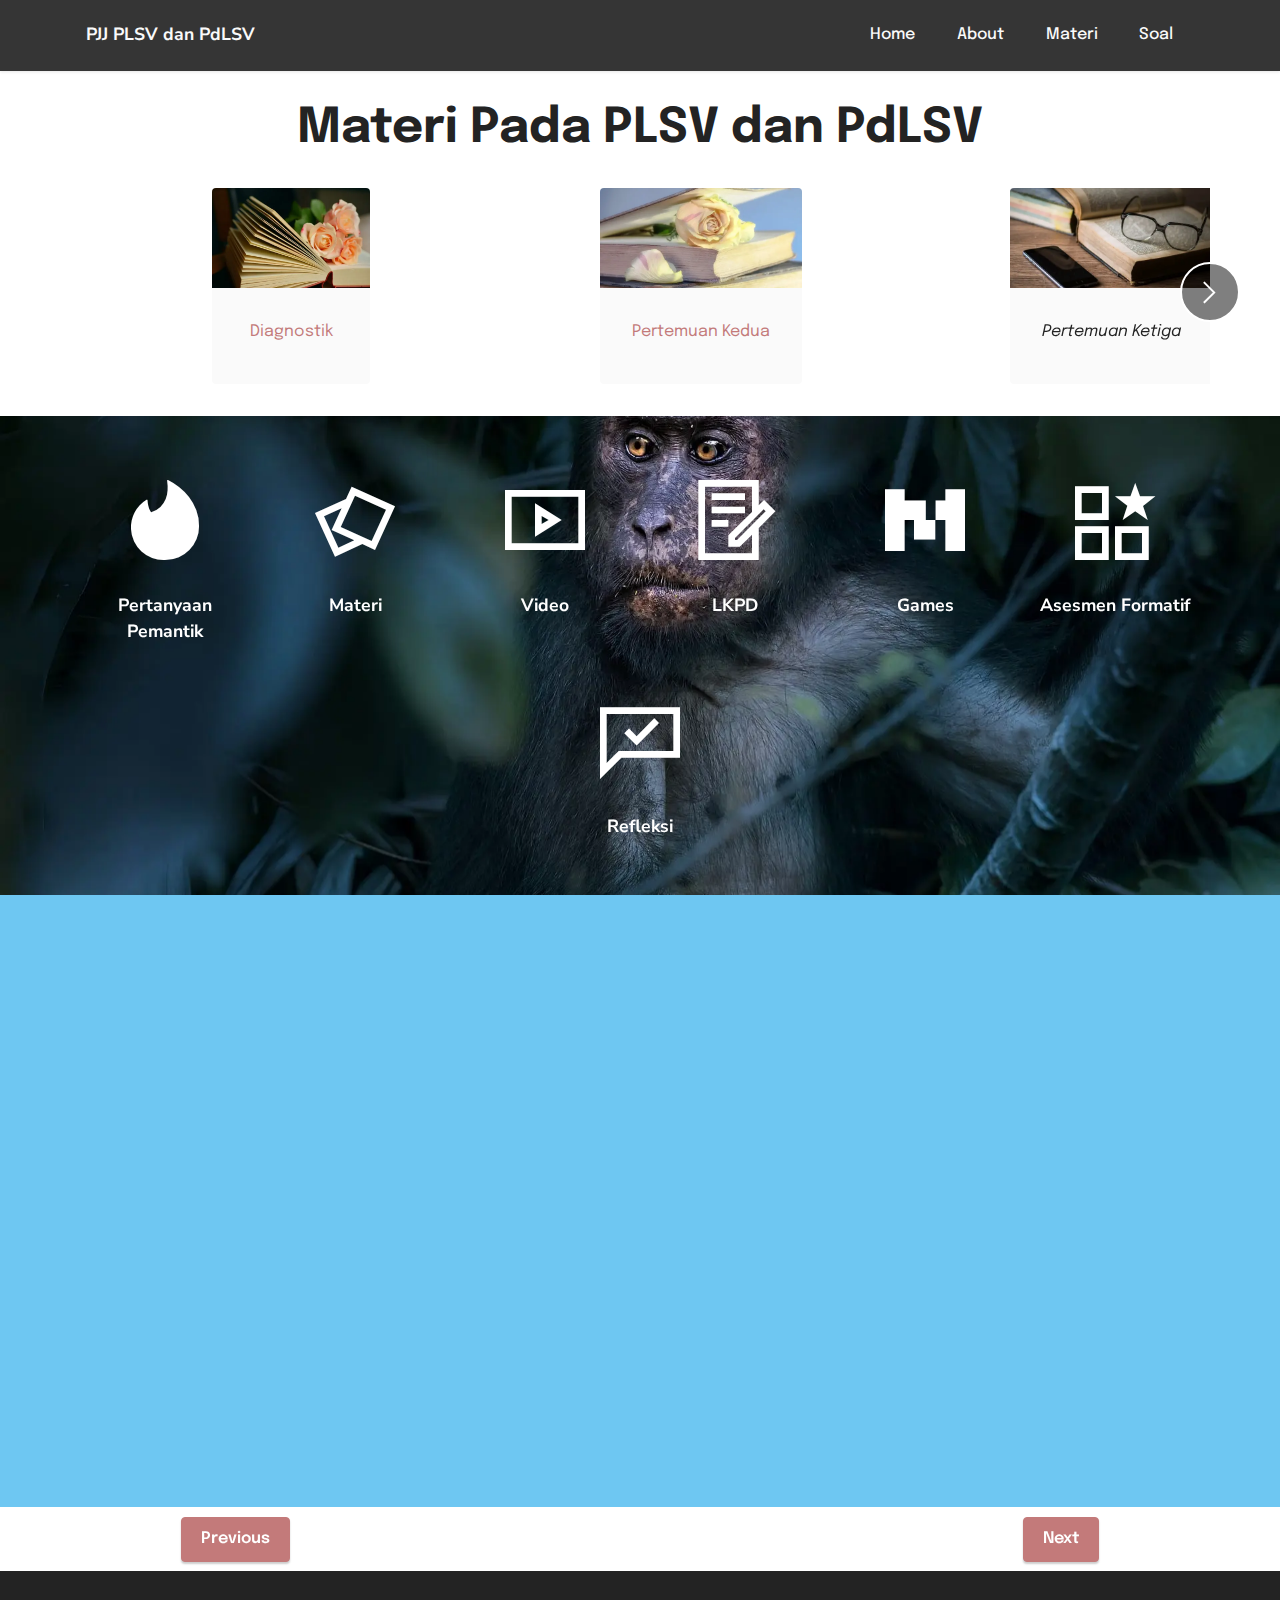
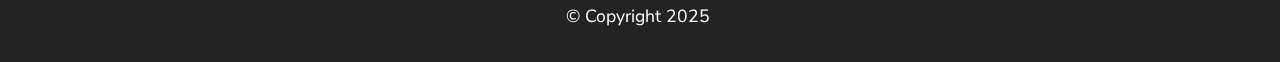
<file: page7.html>
<!DOCTYPE html>
<html  >
<head>
  
  <meta charset="UTF-8">
  <meta http-equiv="X-UA-Compatible" content="IE=edge">
  
  <meta name="viewport" content="width=device-width, initial-scale=1, minimum-scale=1">
  <link rel="shortcut icon" href="assets/images/1733292147708-128x171.png" type="image/x-icon">
  <meta name="description" content="">
  
  
  <title>pertemuan 2 video</title>
  <link rel="stylesheet" href="assets/web/assets/mobirise-icons2/mobirise2.css">
  <link rel="stylesheet" href="assets/bootstrap/css/bootstrap.min.css">
  <link rel="stylesheet" href="assets/bootstrap/css/bootstrap-grid.min.css">
  <link rel="stylesheet" href="assets/bootstrap/css/bootstrap-reboot.min.css">
  <link rel="stylesheet" href="assets/parallax/jarallax.css">
  <link rel="stylesheet" href="assets/dropdown/css/style.css">
  <link rel="stylesheet" href="assets/socicon/css/styles.css">
  <link rel="stylesheet" href="assets/theme/css/style.css">
  <link rel="preload" href="https://fonts.googleapis.com/css?family=Epilogue:100,200,300,400,500,600,700,800,900,100i,200i,300i,400i,500i,600i,700i,800i,900i&display=swap" as="style" onload="this.onload=null;this.rel='stylesheet'">
  <noscript><link rel="stylesheet" href="https://fonts.googleapis.com/css?family=Epilogue:100,200,300,400,500,600,700,800,900,100i,200i,300i,400i,500i,600i,700i,800i,900i&display=swap"></noscript>
  <link rel="preload" href="https://fonts.googleapis.com/css?family=Nunito+Sans:200,300,400,500,600,700,800,900,200i,300i,400i,500i,600i,700i,800i,900i&display=swap" as="style" onload="this.onload=null;this.rel='stylesheet'">
  <noscript><link rel="stylesheet" href="https://fonts.googleapis.com/css?family=Nunito+Sans:200,300,400,500,600,700,800,900,200i,300i,400i,500i,600i,700i,800i,900i&display=swap"></noscript>
  <link rel="preload" as="style" href="assets/mobirise/css/mbr-additional.css?v=P1BKJL"><link rel="stylesheet" href="assets/mobirise/css/mbr-additional.css?v=P1BKJL" type="text/css">

  
  
  
</head>
<body>
  
  <section data-bs-version="5.1" class="menu menu1 cid-uwNFYaQjVQ" once="menu" id="menu1-32">
    

    <nav class="navbar navbar-dropdown navbar-expand-lg">
        <div class="container">
            <div class="navbar-brand">
                
                <span class="navbar-caption-wrap"><a class="navbar-caption text-white text-primary display-7" href="index.html#header6-e">PJJ PLSV dan PdLSV</a></span>
            </div>
            <button class="navbar-toggler" type="button" data-toggle="collapse" data-bs-toggle="collapse" data-target="#navbarSupportedContent" data-bs-target="#navbarSupportedContent" aria-controls="navbarNavAltMarkup" aria-expanded="false" aria-label="Toggle navigation">
                <div class="hamburger">
                    <span></span>
                    <span></span>
                    <span></span>
                    <span></span>
                </div>
            </button>
            <div class="collapse navbar-collapse" id="navbarSupportedContent">
                <ul class="navbar-nav nav-dropdown nav-right" data-app-modern-menu="true"><li class="nav-item"><a class="nav-link link text-white text-primary display-4" href="index.html">Home</a></li><li class="nav-item"><a class="nav-link link text-white text-primary display-4" href="page4.html">
                            About</a></li>
                    <li class="nav-item"><a class="nav-link link text-white text-primary display-4" href="page3.html">Materi</a></li>
                    <li class="nav-item"><a class="nav-link link text-white text-primary display-4" href="page1.html">Soal</a>
                    </li></ul>
                
                
            </div>
        </div>
    </nav>
</section>

<section data-bs-version="5.1" class="slider6 mbr-embla cid-uwNFYbu4yr" id="slider6-33">
    
    
    <div class="position-relative">
        <div class="mbr-section-head">
            <h4 class="mbr-section-title mbr-fonts-style align-center mb-0 display-2"><strong>Materi Pada PLSV dan PdLSV</strong></h4>
            
        </div>
        <div class="embla mt-4" data-skip-snaps="true" data-align="center" data-contain-scroll="trimSnaps" data-auto-play-interval="5" data-draggable="true">
            <div class="embla__viewport container">
                <div class="embla__container">
                    
                    <div class="embla__slide slider-image item active" style="margin-left: 0rem; margin-right: 0rem;">
                        <div class="slide-content">
                            <div class="item-wrapper">
                                <div class="item-img">
                                    <img src="assets/images/mbr-600x378.webp" alt="Mobirise Website Builder" title="" data-slide-to="0" data-bs-slide-to="0">
                                </div>
                            </div>
                            <div class="item-content">
                                <h5 class="item-title mbr-fonts-style display-4"><em><a href="page10.html" class="text-primary">Diagnostik</a></em></h5>
                                
                                
                            </div>
                            
                        </div>
                    </div><div class="embla__slide slider-image item" style="margin-left: 0rem; margin-right: 0rem;">
                        <div class="slide-content">
                            <div class="item-wrapper">
                                <div class="item-img">
                                    <img src="assets/images/mbr-600x371.webp" alt="Mobirise Website Builder" title="" data-slide-to="1" data-bs-slide-to="1">
                                </div>
                            </div>
                            <div class="item-content">
                                <h5 class="item-title mbr-fonts-style display-4"><em><a href="page11.html" class="text-primary">Pertemuan Kedua</a></em></h5>
                                
                                
                            </div>
                            
                        </div>
                    </div>
                    <div class="embla__slide slider-image item" style="margin-left: 0rem; margin-right: 0rem;">
                        <div class="slide-content">
                            <div class="item-wrapper">
                                <div class="item-img">
                                    <img src="assets/images/mbr-600x450.webp" alt="Mobirise Website Builder" title="">
                                </div>
                            </div>
                            <div class="item-content">
                                <h5 class="item-title mbr-fonts-style display-4"><em>Pertemuan Ketiga</em></h5>
                                
                                
                            </div>
                            
                        </div>
                    </div>
                    <div class="embla__slide slider-image item" style="margin-left: 0rem; margin-right: 0rem;">
                        <div class="slide-content">
                            <div class="item-wrapper">
                                <div class="item-img">
                                    <img src="assets/images/mbr-600x451.webp" alt="Mobirise Website Builder" title="" data-slide-to="3" data-bs-slide-to="3">
                                </div>
                            </div>
                            <div class="item-content">
                                <h5 class="item-title mbr-fonts-style display-4"><em>Pertemuan Keempat</em></h5>
                                
                                
                            </div>
                            
                        </div>
                    </div><div class="embla__slide slider-image item" style="margin-left: 0rem; margin-right: 0rem;">
                        <div class="slide-content">
                            <div class="item-wrapper">
                                <div class="item-img">
                                    <img src="assets/images/mbr-600x338.webp" alt="Mobirise Website Builder" title="" data-slide-to="4" data-bs-slide-to="4">
                                </div>
                            </div>
                            <div class="item-content">
                                <h5 class="item-title mbr-fonts-style display-4"><em>Pertemuan Kelima</em></h5>
                                
                                
                            </div>
                            
                        </div>
                    </div><div class="embla__slide slider-image item" style="margin-left: 0rem; margin-right: 0rem;">
                        <div class="slide-content">
                            <div class="item-wrapper">
                                <div class="item-img">
                                    <img src="assets/images/mbr-1920x1442.webp" alt="Mobirise Website Builder" title="" data-slide-to="5" data-bs-slide-to="6">
                                </div>
                            </div>
                            <div class="item-content">
                                <h5 class="item-title mbr-fonts-style display-4"><em>Sumatif</em></h5>
                                
                                
                            </div>
                            
                        </div>
                    </div>
                </div>
            </div>
            <button class="embla__button embla__button--prev">
                <span class="mobi-mbri mobi-mbri-arrow-prev mbr-iconfont" aria-hidden="true"></span>
                <span class="sr-only visually-hidden visually-hidden">Previous</span>
            </button>
            <button class="embla__button embla__button--next">
                <span class="mobi-mbri mobi-mbri-arrow-next mbr-iconfont" aria-hidden="true"></span>
                <span class="sr-only visually-hidden visually-hidden">Next</span>
            </button>
        </div>
    </div>
</section>

<section data-bs-version="5.1" class="features14 cid-uwPCN8k24T mbr-parallax-background" id="features14-5t">
    

    
    <div class="mbr-overlay" style="opacity: 0; background-color: rgb(255, 255, 255);">
    </div>
    <div class="container">
        
        <div class="row">
            <div class="item features-without-image mb-5 col-12 col-md-2">
                <div class="item-wrapper">
                    <div class="card-box align-center">
                        <a href="page13.html#content11-5i"><span class="mbr-iconfont socicon-tinder socicon" style="color: rgb(255, 255, 255); fill: rgb(255, 255, 255);"></span></a>
                        <h4 class="card-title align-center mbr-black mbr-fonts-style display-7">
                            <strong>Pertanyaan Pemantik</strong></h4>
                    </div>
                </div>
            </div><div class="item features-without-image mb-5 col-12 col-md-2">
                <div class="item-wrapper">
                    <div class="card-box align-center">
                        <a href="page6.html#content5-2u"><span class="mbr-iconfont mobi-mbri-image-gallery mobi-mbri" style="color: rgb(255, 255, 255); fill: rgb(255, 255, 255);"></span></a>
                        <h4 class="card-title align-center mbr-black mbr-fonts-style display-7">
                            <strong>Materi</strong></h4>
                    </div>
                </div>
            </div>
            <div class="item features-without-image mb-5 col-12 col-md-2">
                <div class="item-wrapper">
                    <div class="card-box align-center">
                        <a href="page7.html#video2-35"><span class="mbr-iconfont mobi-mbri-video-play mobi-mbri" style="color: rgb(255, 255, 255); fill: rgb(255, 255, 255);"></span></a>
                        <h4 class="card-title align-center mbr-black mbr-fonts-style display-7">
                            <strong>Video</strong></h4>
                    </div>
                </div>
            </div>
            <div class="item features-without-image mb-5 col-12 col-md-2">
                <div class="item-wrapper">
                    <div class="card-box align-center">
                        <a href="page8.html#content11-3w"><span class="mbr-iconfont mobi-mbri-contact-form mobi-mbri" style="color: rgb(255, 255, 255); fill: rgb(255, 255, 255);"></span></a>
                        <h4 class="card-title align-center mbr-black mbr-fonts-style display-7">
                            <strong>LKPD</strong></h4>
                    </div>
                </div>
            </div><div class="item features-without-image mb-5 col-12 col-md-2">
                <div class="item-wrapper">
                    <div class="card-box align-center">
                        <a href="page14.html#content11-5j"><span class="mbr-iconfont socicon-mobcrush socicon" style="color: rgb(255, 255, 255); fill: rgb(255, 255, 255);"></span></a>
                        <h4 class="card-title align-center mbr-black mbr-fonts-style display-7">
                            <strong>Games</strong></h4>
                    </div>
                </div>
            </div>
            <div class="item features-without-image mb-5 col-12 col-md-2">
                <div class="item-wrapper">
                    <div class="card-box align-center">
                        <a href="page9.html#features5-3u"><span class="mbr-iconfont mobi-mbri-features mobi-mbri" style="color: rgb(255, 255, 255); fill: rgb(255, 255, 255);"></span></a>
                        <h4 class="card-title align-center mbr-black mbr-fonts-style display-7">
                            <strong>Asesmen Formatif</strong></h4>
                    </div>
                </div>
            </div>
            <div class="item features-without-image mb-5 col-12 col-md-2">
                <div class="item-wrapper">
                    <div class="card-box align-center">
                        <a href="page12.html#content11-4w"><span class="mbr-iconfont mobi-mbri-cust-feedback mobi-mbri" style="color: rgb(255, 255, 255); fill: rgb(255, 255, 255);"></span></a>
                        <h4 class="card-title align-center mbr-black mbr-fonts-style display-7">
                            <strong>Refleksi</strong></h4>
                    </div>
                </div>
            </div>
            
        </div>
    </div>
</section>

<section data-bs-version="5.1" class="video2 cid-uwNFYeGAFB" id="video2-35">
    
    
    
    <div class="container">
        
        <div class="row justify-content-center mt-4">
            <div class="col-12 col-md-10 video-block">
                <div class="video-wrapper"><iframe class="mbr-embedded-video" src="https://www.youtube.com/embed/Hvmhx4SztDk?rel=0&amp;amp;&amp;showinfo=0&amp;autoplay=0&amp;loop=0" width="1280" height="720" frameborder="0" allowfullscreen></iframe></div>
                
            </div>
        </div>
    </div>
</section>

<section data-bs-version="5.1" class="content12 cid-uwPbvhC2eR" id="content12-4g">
    
    <div class="container">
        <div class="row justify-content-center">
            <div class="col-md-12 col-lg-10">
                <div class="mbr-section-btn align-center"><a class="btn btn-primary display-4" href="page6.html#content5-2u">Previous</a>
                    <a class="btn btn-primary display-4" href="page8.html#content11-3w">Next</a></div>
            </div>
        </div>
    </div>
</section>

<section data-bs-version="5.1" class="footer3 cid-uwNFYincWX" once="footers" id="footer3-3b">

    

    

    <div class="container">
        <div class="media-container-row align-center mbr-white">
            
            
            <div class="row row-copirayt">
                <p class="mbr-text mb-0 mbr-fonts-style mbr-white align-center display-7">
                    © Copyright 2025&nbsp;</p>
            </div>
        </div>
    </div>
</section><section><a href="https://mobiri.se"></a><a href="https://mobiri.se"></a></section><script src="assets/bootstrap/js/bootstrap.bundle.min.js"></script>  <script src="assets/parallax/jarallax.js"></script>  <script src="assets/smoothscroll/smooth-scroll.js"></script>  <script src="assets/ytplayer/index.js"></script>  <script src="assets/dropdown/js/navbar-dropdown.js"></script>  <script src="assets/embla/embla.min.js"></script>  <script src="assets/embla/script.js"></script>  <script src="assets/playervimeo/vimeo_player.js"></script>  <script src="assets/theme/js/script.js"></script>  
  
  
 <div id="scrollToTop" class="scrollToTop mbr-arrow-up"><a style="text-align: center;"><i class="mbr-arrow-up-icon mbr-arrow-up-icon-cm cm-icon cm-icon-smallarrow-up"></i></a></div>
  </body>
</html>
</file>
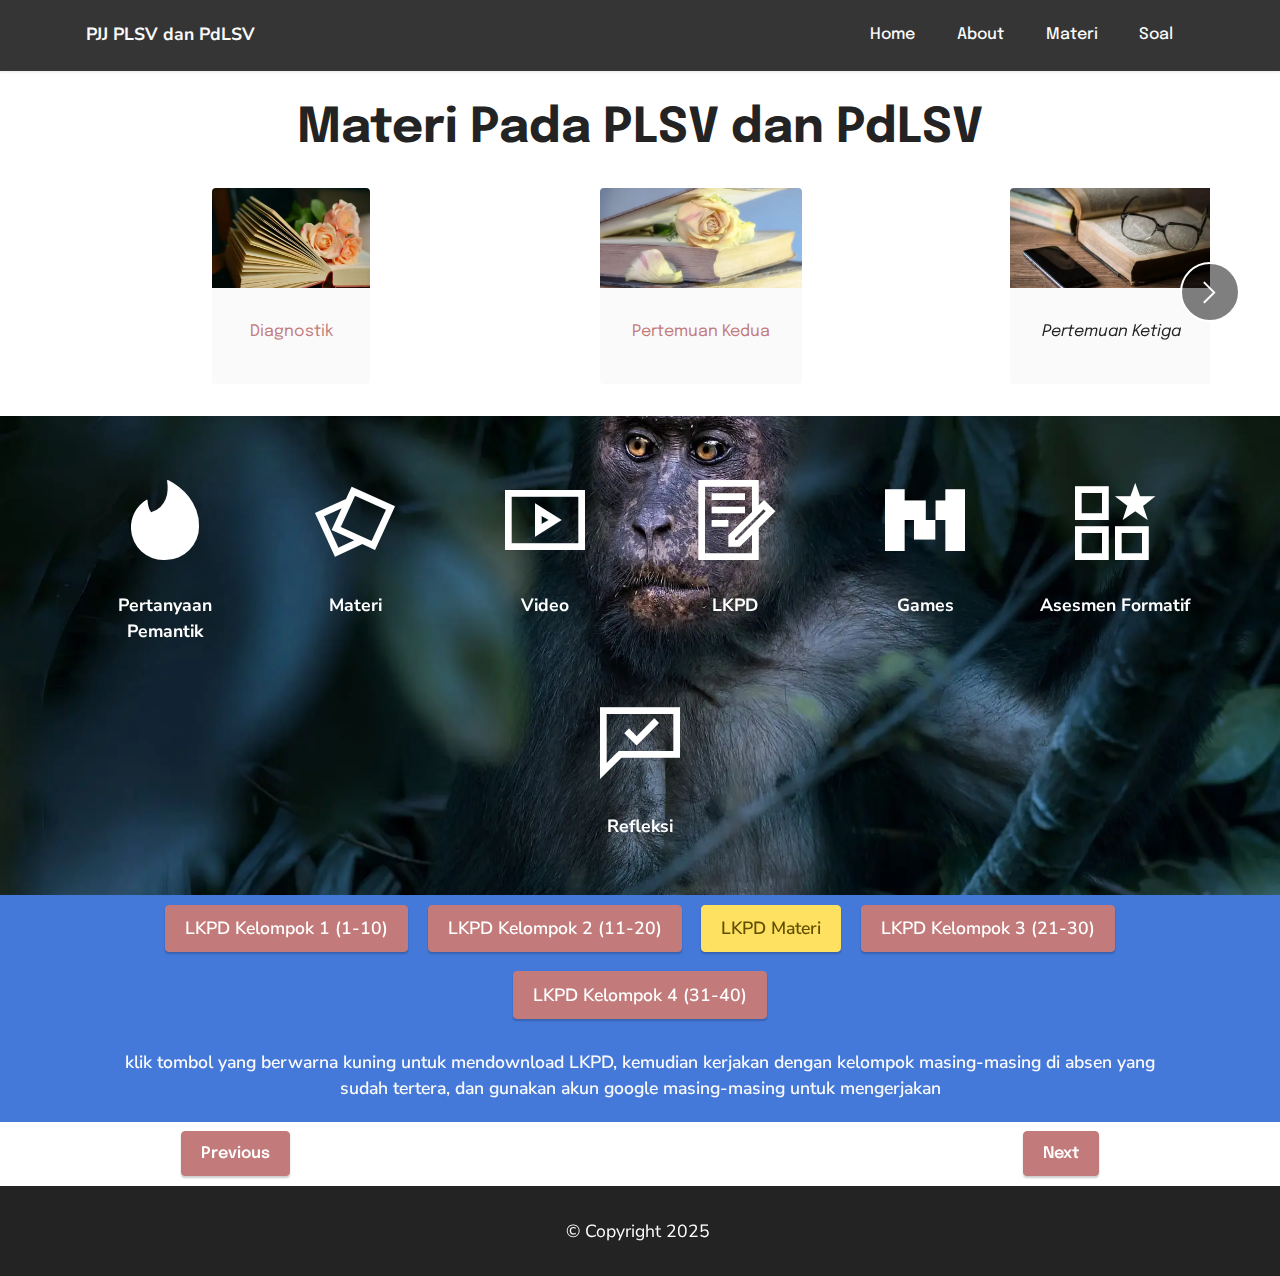
<file: page8.html>
<!DOCTYPE html>
<html  >
<head>
  
  <meta charset="UTF-8">
  <meta http-equiv="X-UA-Compatible" content="IE=edge">
  
  <meta name="viewport" content="width=device-width, initial-scale=1, minimum-scale=1">
  <link rel="shortcut icon" href="assets/images/1733292147708-128x171.png" type="image/x-icon">
  <meta name="description" content="">
  
  
  <title>pertemuan 2 lkpd</title>
  <link rel="stylesheet" href="assets/web/assets/mobirise-icons2/mobirise2.css">
  <link rel="stylesheet" href="assets/bootstrap/css/bootstrap.min.css">
  <link rel="stylesheet" href="assets/bootstrap/css/bootstrap-grid.min.css">
  <link rel="stylesheet" href="assets/bootstrap/css/bootstrap-reboot.min.css">
  <link rel="stylesheet" href="assets/parallax/jarallax.css">
  <link rel="stylesheet" href="assets/dropdown/css/style.css">
  <link rel="stylesheet" href="assets/socicon/css/styles.css">
  <link rel="stylesheet" href="assets/theme/css/style.css">
  <link rel="preload" href="https://fonts.googleapis.com/css?family=Epilogue:100,200,300,400,500,600,700,800,900,100i,200i,300i,400i,500i,600i,700i,800i,900i&display=swap" as="style" onload="this.onload=null;this.rel='stylesheet'">
  <noscript><link rel="stylesheet" href="https://fonts.googleapis.com/css?family=Epilogue:100,200,300,400,500,600,700,800,900,100i,200i,300i,400i,500i,600i,700i,800i,900i&display=swap"></noscript>
  <link rel="preload" href="https://fonts.googleapis.com/css?family=Nunito+Sans:200,300,400,500,600,700,800,900,200i,300i,400i,500i,600i,700i,800i,900i&display=swap" as="style" onload="this.onload=null;this.rel='stylesheet'">
  <noscript><link rel="stylesheet" href="https://fonts.googleapis.com/css?family=Nunito+Sans:200,300,400,500,600,700,800,900,200i,300i,400i,500i,600i,700i,800i,900i&display=swap"></noscript>
  <link rel="preload" as="style" href="assets/mobirise/css/mbr-additional.css?v=C9xnrw"><link rel="stylesheet" href="assets/mobirise/css/mbr-additional.css?v=C9xnrw" type="text/css">

  
  
  
</head>
<body>
  
  <section data-bs-version="5.1" class="menu menu1 cid-uwNG1hlOha" once="menu" id="menu1-3c">
    

    <nav class="navbar navbar-dropdown navbar-expand-lg">
        <div class="container">
            <div class="navbar-brand">
                
                <span class="navbar-caption-wrap"><a class="navbar-caption text-white text-primary display-7" href="index.html#header6-e">PJJ PLSV dan PdLSV</a></span>
            </div>
            <button class="navbar-toggler" type="button" data-toggle="collapse" data-bs-toggle="collapse" data-target="#navbarSupportedContent" data-bs-target="#navbarSupportedContent" aria-controls="navbarNavAltMarkup" aria-expanded="false" aria-label="Toggle navigation">
                <div class="hamburger">
                    <span></span>
                    <span></span>
                    <span></span>
                    <span></span>
                </div>
            </button>
            <div class="collapse navbar-collapse" id="navbarSupportedContent">
                <ul class="navbar-nav nav-dropdown nav-right" data-app-modern-menu="true"><li class="nav-item"><a class="nav-link link text-white text-primary display-4" href="index.html">Home</a></li><li class="nav-item"><a class="nav-link link text-white text-primary display-4" href="page4.html">
                            About</a></li>
                    <li class="nav-item"><a class="nav-link link text-white text-primary display-4" href="page3.html">Materi</a></li>
                    <li class="nav-item"><a class="nav-link link text-white text-primary display-4" href="page1.html">Soal</a>
                    </li></ul>
                
                
            </div>
        </div>
    </nav>
</section>

<section data-bs-version="5.1" class="slider6 mbr-embla cid-uwNG1i2FsM" id="slider6-3d">
    
    
    <div class="position-relative">
        <div class="mbr-section-head">
            <h4 class="mbr-section-title mbr-fonts-style align-center mb-0 display-2"><strong>Materi Pada PLSV dan PdLSV</strong></h4>
            
        </div>
        <div class="embla mt-4" data-skip-snaps="true" data-align="center" data-contain-scroll="trimSnaps" data-auto-play-interval="5" data-draggable="true">
            <div class="embla__viewport container">
                <div class="embla__container">
                    
                    <div class="embla__slide slider-image item active" style="margin-left: 0rem; margin-right: 0rem;">
                        <div class="slide-content">
                            <div class="item-wrapper">
                                <div class="item-img">
                                    <img src="assets/images/mbr-600x378.webp" alt="Mobirise Website Builder" title="" data-slide-to="0" data-bs-slide-to="0">
                                </div>
                            </div>
                            <div class="item-content">
                                <h5 class="item-title mbr-fonts-style display-4"><em><a href="page10.html" class="text-primary">Diagnostik</a></em></h5>
                                
                                
                            </div>
                            
                        </div>
                    </div><div class="embla__slide slider-image item" style="margin-left: 0rem; margin-right: 0rem;">
                        <div class="slide-content">
                            <div class="item-wrapper">
                                <div class="item-img">
                                    <img src="assets/images/mbr-600x371.webp" alt="Mobirise Website Builder" title="" data-slide-to="1" data-bs-slide-to="1">
                                </div>
                            </div>
                            <div class="item-content">
                                <h5 class="item-title mbr-fonts-style display-4"><em><a href="page11.html" class="text-primary">Pertemuan Kedua</a></em></h5>
                                
                                
                            </div>
                            
                        </div>
                    </div>
                    <div class="embla__slide slider-image item" style="margin-left: 0rem; margin-right: 0rem;">
                        <div class="slide-content">
                            <div class="item-wrapper">
                                <div class="item-img">
                                    <img src="assets/images/mbr-600x450.webp" alt="Mobirise Website Builder" title="">
                                </div>
                            </div>
                            <div class="item-content">
                                <h5 class="item-title mbr-fonts-style display-4"><em>Pertemuan Ketiga</em></h5>
                                
                                
                            </div>
                            
                        </div>
                    </div>
                    <div class="embla__slide slider-image item" style="margin-left: 0rem; margin-right: 0rem;">
                        <div class="slide-content">
                            <div class="item-wrapper">
                                <div class="item-img">
                                    <img src="assets/images/mbr-600x451.webp" alt="Mobirise Website Builder" title="" data-slide-to="3" data-bs-slide-to="3">
                                </div>
                            </div>
                            <div class="item-content">
                                <h5 class="item-title mbr-fonts-style display-4"><em>Pertemuan Keempat</em></h5>
                                
                                
                            </div>
                            
                        </div>
                    </div><div class="embla__slide slider-image item" style="margin-left: 0rem; margin-right: 0rem;">
                        <div class="slide-content">
                            <div class="item-wrapper">
                                <div class="item-img">
                                    <img src="assets/images/mbr-600x338.webp" alt="Mobirise Website Builder" title="" data-slide-to="4" data-bs-slide-to="4">
                                </div>
                            </div>
                            <div class="item-content">
                                <h5 class="item-title mbr-fonts-style display-4"><em>Pertemuan Kelima</em></h5>
                                
                                
                            </div>
                            
                        </div>
                    </div><div class="embla__slide slider-image item" style="margin-left: 0rem; margin-right: 0rem;">
                        <div class="slide-content">
                            <div class="item-wrapper">
                                <div class="item-img">
                                    <img src="assets/images/mbr-1920x1442.webp" alt="Mobirise Website Builder" title="" data-slide-to="5" data-bs-slide-to="6">
                                </div>
                            </div>
                            <div class="item-content">
                                <h5 class="item-title mbr-fonts-style display-4"><em>Sumatif</em></h5>
                                
                                
                            </div>
                            
                        </div>
                    </div>
                </div>
            </div>
            <button class="embla__button embla__button--prev">
                <span class="mobi-mbri mobi-mbri-arrow-prev mbr-iconfont" aria-hidden="true"></span>
                <span class="sr-only visually-hidden visually-hidden">Previous</span>
            </button>
            <button class="embla__button embla__button--next">
                <span class="mobi-mbri mobi-mbri-arrow-next mbr-iconfont" aria-hidden="true"></span>
                <span class="sr-only visually-hidden visually-hidden">Next</span>
            </button>
        </div>
    </div>
</section>

<section data-bs-version="5.1" class="features14 cid-uwPCQF2Hxt mbr-parallax-background" id="features14-5u">
    

    
    <div class="mbr-overlay" style="opacity: 0; background-color: rgb(255, 255, 255);">
    </div>
    <div class="container">
        
        <div class="row">
            <div class="item features-without-image mb-5 col-12 col-md-2">
                <div class="item-wrapper">
                    <div class="card-box align-center">
                        <a href="page13.html#content11-5i"><span class="mbr-iconfont socicon-tinder socicon" style="color: rgb(255, 255, 255); fill: rgb(255, 255, 255);"></span></a>
                        <h4 class="card-title align-center mbr-black mbr-fonts-style display-7">
                            <strong>Pertanyaan Pemantik</strong></h4>
                    </div>
                </div>
            </div><div class="item features-without-image mb-5 col-12 col-md-2">
                <div class="item-wrapper">
                    <div class="card-box align-center">
                        <a href="page6.html#content5-2u"><span class="mbr-iconfont mobi-mbri-image-gallery mobi-mbri" style="color: rgb(255, 255, 255); fill: rgb(255, 255, 255);"></span></a>
                        <h4 class="card-title align-center mbr-black mbr-fonts-style display-7">
                            <strong>Materi</strong></h4>
                    </div>
                </div>
            </div>
            <div class="item features-without-image mb-5 col-12 col-md-2">
                <div class="item-wrapper">
                    <div class="card-box align-center">
                        <a href="page7.html#video2-35"><span class="mbr-iconfont mobi-mbri-video-play mobi-mbri" style="color: rgb(255, 255, 255); fill: rgb(255, 255, 255);"></span></a>
                        <h4 class="card-title align-center mbr-black mbr-fonts-style display-7">
                            <strong>Video</strong></h4>
                    </div>
                </div>
            </div>
            <div class="item features-without-image mb-5 col-12 col-md-2">
                <div class="item-wrapper">
                    <div class="card-box align-center">
                        <a href="page8.html#content11-3w"><span class="mbr-iconfont mobi-mbri-contact-form mobi-mbri" style="color: rgb(255, 255, 255); fill: rgb(255, 255, 255);"></span></a>
                        <h4 class="card-title align-center mbr-black mbr-fonts-style display-7">
                            <strong>LKPD</strong></h4>
                    </div>
                </div>
            </div><div class="item features-without-image mb-5 col-12 col-md-2">
                <div class="item-wrapper">
                    <div class="card-box align-center">
                        <a href="page14.html#content11-5j"><span class="mbr-iconfont socicon-mobcrush socicon" style="color: rgb(255, 255, 255); fill: rgb(255, 255, 255);"></span></a>
                        <h4 class="card-title align-center mbr-black mbr-fonts-style display-7">
                            <strong>Games</strong></h4>
                    </div>
                </div>
            </div>
            <div class="item features-without-image mb-5 col-12 col-md-2">
                <div class="item-wrapper">
                    <div class="card-box align-center">
                        <a href="page9.html#features5-3u"><span class="mbr-iconfont mobi-mbri-features mobi-mbri" style="color: rgb(255, 255, 255); fill: rgb(255, 255, 255);"></span></a>
                        <h4 class="card-title align-center mbr-black mbr-fonts-style display-7">
                            <strong>Asesmen Formatif</strong></h4>
                    </div>
                </div>
            </div>
            <div class="item features-without-image mb-5 col-12 col-md-2">
                <div class="item-wrapper">
                    <div class="card-box align-center">
                        <a href="page12.html#content11-4w"><span class="mbr-iconfont mobi-mbri-cust-feedback mobi-mbri" style="color: rgb(255, 255, 255); fill: rgb(255, 255, 255);"></span></a>
                        <h4 class="card-title align-center mbr-black mbr-fonts-style display-7">
                            <strong>Refleksi</strong></h4>
                    </div>
                </div>
            </div>
            
        </div>
    </div>
</section>

<section data-bs-version="5.1" class="content11 cid-uwNKQvx2oD" id="content11-3w">
    
    <div class="container">
        <div class="row justify-content-center">
            <div class="col-md-12 col-lg-12">
                <div class="mbr-section-btn align-center"><a class="btn btn-primary display-7" href="https://docs.google.com/document/d/1uc-hBgW41nm3EiTZ-Bg-lLb6wTPX4Ec2AE5lx-IP88A/edit?tab=t.0" target="_blank">LKPD Kelompok 1 (1-10)</a> <a class="btn btn-primary display-7" href="https://docs.google.com/document/d/1SgBOiA-sy7QHdOg7_5kffahG79u-bufQ6wh4rHEGMCk/edit?tab=t.0" target="_blank">LKPD Kelompok 2 (11-20)</a> <a class="btn btn-warning display-7" href="https://drive.google.com/file/d/1D02rOFMzpQsxlmI0ap1C5WwC43bLNrqV/view?usp=drive_link" target="_blank">LKPD Materi</a>  <a class="btn btn-primary display-7" href="https://docs.google.com/document/d/16VGZWZncw7_4ogGU1PR4LKzOrpHqc50X_Ey4xiAaa-U/edit?tab=t.0" target="_blank">LKPD Kelompok 3 (21-30)</a> <a class="btn btn-primary display-7" href="https://docs.google.com/document/d/1EEO_E-T_puVe575Dtss2T3W9f2VU0El3P_8Qf5-5E5k/edit?tab=t.0" target="_blank">LKPD Kelompok 4 (31-40)</a> <a class="btn btn-white-outline display-7" href="https://docs.google.com/document/d/1EEO_E-T_puVe575Dtss2T3W9f2VU0El3P_8Qf5-5E5k/edit?tab=t.0" target="_blank">klik tombol yang berwarna kuning untuk mendownload LKPD, kemudian kerjakan dengan kelompok masing-masing di absen yang sudah tertera, dan gunakan akun google masing-masing untuk mengerjakan</a></div>
            </div>
        </div>
    </div>
</section>

<section data-bs-version="5.1" class="content12 cid-uwPbxXIQZv" id="content12-4h">
    
    <div class="container">
        <div class="row justify-content-center">
            <div class="col-md-12 col-lg-10">
                <div class="mbr-section-btn align-center"><a class="btn btn-primary display-4" href="page7.html#video2-35">Previous</a>
                    <a class="btn btn-primary display-4" href="page14.html#content11-5j">Next</a></div>
            </div>
        </div>
    </div>
</section>

<section data-bs-version="5.1" class="footer3 cid-uwNG1oAKAq" once="footers" id="footer3-3l">

    

    

    <div class="container">
        <div class="media-container-row align-center mbr-white">
            
            
            <div class="row row-copirayt">
                <p class="mbr-text mb-0 mbr-fonts-style mbr-white align-center display-7">
                    © Copyright 2025&nbsp;</p>
            </div>
        </div>
    </div>
</section><section><a href="https://mobiri.se"></a><a href="https://mobiri.se"></a></section><script src="assets/bootstrap/js/bootstrap.bundle.min.js"></script>  <script src="assets/parallax/jarallax.js"></script>  <script src="assets/smoothscroll/smooth-scroll.js"></script>  <script src="assets/ytplayer/index.js"></script>  <script src="assets/dropdown/js/navbar-dropdown.js"></script>  <script src="assets/embla/embla.min.js"></script>  <script src="assets/embla/script.js"></script>  <script src="assets/theme/js/script.js"></script>  
  
  
 <div id="scrollToTop" class="scrollToTop mbr-arrow-up"><a style="text-align: center;"><i class="mbr-arrow-up-icon mbr-arrow-up-icon-cm cm-icon cm-icon-smallarrow-up"></i></a></div>
  </body>
</html>
</file>
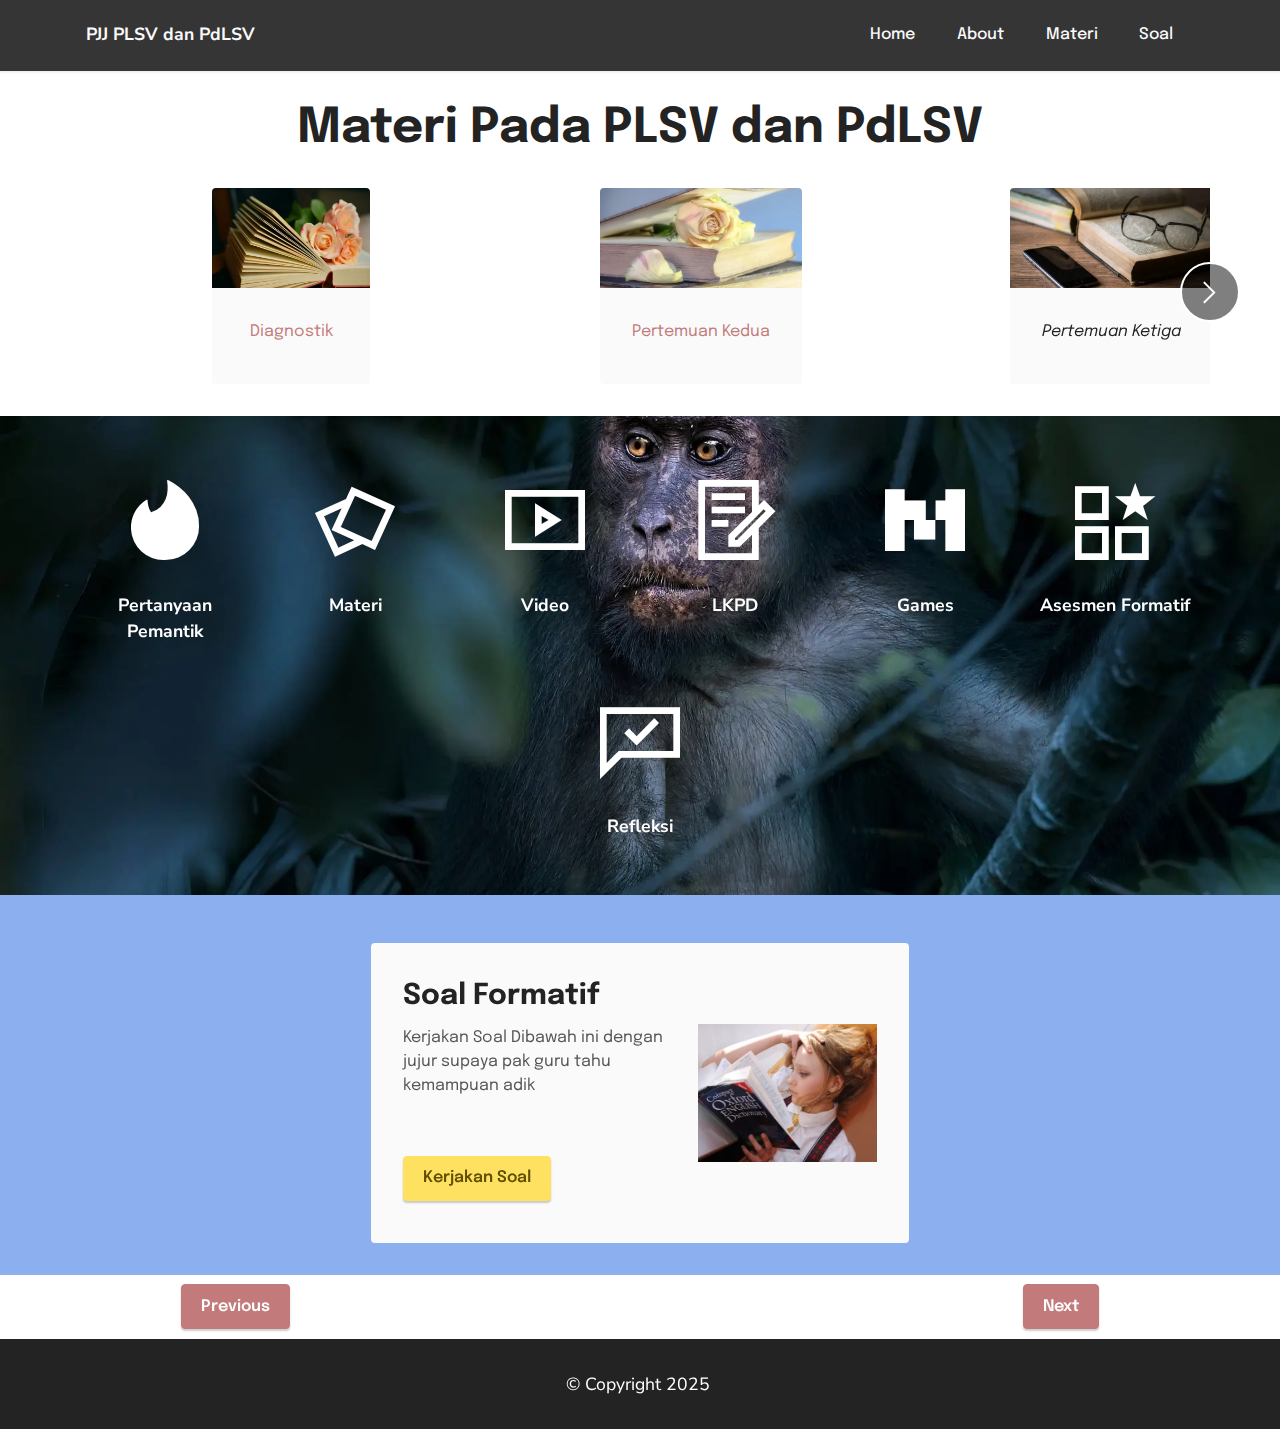
<file: page9.html>
<!DOCTYPE html>
<html  >
<head>
  
  <meta charset="UTF-8">
  <meta http-equiv="X-UA-Compatible" content="IE=edge">
  
  <meta name="viewport" content="width=device-width, initial-scale=1, minimum-scale=1">
  <link rel="shortcut icon" href="assets/images/1733292147708-128x171.png" type="image/x-icon">
  <meta name="description" content="">
  
  
  <title>pertemuan 2 formatif</title>
  <link rel="stylesheet" href="assets/web/assets/mobirise-icons2/mobirise2.css">
  <link rel="stylesheet" href="assets/bootstrap/css/bootstrap.min.css">
  <link rel="stylesheet" href="assets/bootstrap/css/bootstrap-grid.min.css">
  <link rel="stylesheet" href="assets/bootstrap/css/bootstrap-reboot.min.css">
  <link rel="stylesheet" href="assets/parallax/jarallax.css">
  <link rel="stylesheet" href="assets/dropdown/css/style.css">
  <link rel="stylesheet" href="assets/socicon/css/styles.css">
  <link rel="stylesheet" href="assets/theme/css/style.css">
  <link rel="preload" href="https://fonts.googleapis.com/css?family=Epilogue:100,200,300,400,500,600,700,800,900,100i,200i,300i,400i,500i,600i,700i,800i,900i&display=swap" as="style" onload="this.onload=null;this.rel='stylesheet'">
  <noscript><link rel="stylesheet" href="https://fonts.googleapis.com/css?family=Epilogue:100,200,300,400,500,600,700,800,900,100i,200i,300i,400i,500i,600i,700i,800i,900i&display=swap"></noscript>
  <link rel="preload" href="https://fonts.googleapis.com/css?family=Nunito+Sans:200,300,400,500,600,700,800,900,200i,300i,400i,500i,600i,700i,800i,900i&display=swap" as="style" onload="this.onload=null;this.rel='stylesheet'">
  <noscript><link rel="stylesheet" href="https://fonts.googleapis.com/css?family=Nunito+Sans:200,300,400,500,600,700,800,900,200i,300i,400i,500i,600i,700i,800i,900i&display=swap"></noscript>
  <link rel="preload" as="style" href="assets/mobirise/css/mbr-additional.css?v=K91aOA"><link rel="stylesheet" href="assets/mobirise/css/mbr-additional.css?v=K91aOA" type="text/css">

  
  
  
</head>
<body>
  
  <section data-bs-version="5.1" class="menu menu1 cid-uwNG3cvTYI" once="menu" id="menu1-3m">
    

    <nav class="navbar navbar-dropdown navbar-expand-lg">
        <div class="container">
            <div class="navbar-brand">
                
                <span class="navbar-caption-wrap"><a class="navbar-caption text-white text-primary display-7" href="index.html#header6-e">PJJ PLSV dan PdLSV</a></span>
            </div>
            <button class="navbar-toggler" type="button" data-toggle="collapse" data-bs-toggle="collapse" data-target="#navbarSupportedContent" data-bs-target="#navbarSupportedContent" aria-controls="navbarNavAltMarkup" aria-expanded="false" aria-label="Toggle navigation">
                <div class="hamburger">
                    <span></span>
                    <span></span>
                    <span></span>
                    <span></span>
                </div>
            </button>
            <div class="collapse navbar-collapse" id="navbarSupportedContent">
                <ul class="navbar-nav nav-dropdown nav-right" data-app-modern-menu="true"><li class="nav-item"><a class="nav-link link text-white text-primary display-4" href="index.html">Home</a></li><li class="nav-item"><a class="nav-link link text-white text-primary display-4" href="page4.html">
                            About</a></li>
                    <li class="nav-item"><a class="nav-link link text-white text-primary display-4" href="page3.html">Materi</a></li>
                    <li class="nav-item"><a class="nav-link link text-white text-primary display-4" href="page1.html">Soal</a>
                    </li></ul>
                
                
            </div>
        </div>
    </nav>
</section>

<section data-bs-version="5.1" class="slider6 mbr-embla cid-uwNG3djQJT" id="slider6-3n">
    
    
    <div class="position-relative">
        <div class="mbr-section-head">
            <h4 class="mbr-section-title mbr-fonts-style align-center mb-0 display-2"><strong>Materi Pada PLSV dan PdLSV</strong></h4>
            
        </div>
        <div class="embla mt-4" data-skip-snaps="true" data-align="center" data-contain-scroll="trimSnaps" data-auto-play-interval="5" data-draggable="true">
            <div class="embla__viewport container">
                <div class="embla__container">
                    
                    <div class="embla__slide slider-image item active" style="margin-left: 0rem; margin-right: 0rem;">
                        <div class="slide-content">
                            <div class="item-wrapper">
                                <div class="item-img">
                                    <img src="assets/images/mbr-600x378.webp" alt="Mobirise Website Builder" title="" data-slide-to="0" data-bs-slide-to="0">
                                </div>
                            </div>
                            <div class="item-content">
                                <h5 class="item-title mbr-fonts-style display-4"><em><a href="page10.html" class="text-primary">Diagnostik</a></em></h5>
                                
                                
                            </div>
                            
                        </div>
                    </div><div class="embla__slide slider-image item" style="margin-left: 0rem; margin-right: 0rem;">
                        <div class="slide-content">
                            <div class="item-wrapper">
                                <div class="item-img">
                                    <img src="assets/images/mbr-600x371.webp" alt="Mobirise Website Builder" title="" data-slide-to="1" data-bs-slide-to="1">
                                </div>
                            </div>
                            <div class="item-content">
                                <h5 class="item-title mbr-fonts-style display-4"><em><a href="page11.html" class="text-primary">Pertemuan Kedua</a></em></h5>
                                
                                
                            </div>
                            
                        </div>
                    </div>
                    <div class="embla__slide slider-image item" style="margin-left: 0rem; margin-right: 0rem;">
                        <div class="slide-content">
                            <div class="item-wrapper">
                                <div class="item-img">
                                    <img src="assets/images/mbr-600x450.webp" alt="Mobirise Website Builder" title="">
                                </div>
                            </div>
                            <div class="item-content">
                                <h5 class="item-title mbr-fonts-style display-4"><em>Pertemuan Ketiga</em></h5>
                                
                                
                            </div>
                            
                        </div>
                    </div>
                    <div class="embla__slide slider-image item" style="margin-left: 0rem; margin-right: 0rem;">
                        <div class="slide-content">
                            <div class="item-wrapper">
                                <div class="item-img">
                                    <img src="assets/images/mbr-600x451.webp" alt="Mobirise Website Builder" title="" data-slide-to="3" data-bs-slide-to="3">
                                </div>
                            </div>
                            <div class="item-content">
                                <h5 class="item-title mbr-fonts-style display-4"><em>Pertemuan Keempat</em></h5>
                                
                                
                            </div>
                            
                        </div>
                    </div><div class="embla__slide slider-image item" style="margin-left: 0rem; margin-right: 0rem;">
                        <div class="slide-content">
                            <div class="item-wrapper">
                                <div class="item-img">
                                    <img src="assets/images/mbr-600x338.webp" alt="Mobirise Website Builder" title="" data-slide-to="4" data-bs-slide-to="4">
                                </div>
                            </div>
                            <div class="item-content">
                                <h5 class="item-title mbr-fonts-style display-4"><em>Pertemuan Kelima</em></h5>
                                
                                
                            </div>
                            
                        </div>
                    </div><div class="embla__slide slider-image item" style="margin-left: 0rem; margin-right: 0rem;">
                        <div class="slide-content">
                            <div class="item-wrapper">
                                <div class="item-img">
                                    <img src="assets/images/mbr-1920x1442.webp" alt="Mobirise Website Builder" title="" data-slide-to="5" data-bs-slide-to="6">
                                </div>
                            </div>
                            <div class="item-content">
                                <h5 class="item-title mbr-fonts-style display-4"><em>Sumatif</em></h5>
                                
                                
                            </div>
                            
                        </div>
                    </div>
                </div>
            </div>
            <button class="embla__button embla__button--prev">
                <span class="mobi-mbri mobi-mbri-arrow-prev mbr-iconfont" aria-hidden="true"></span>
                <span class="sr-only visually-hidden visually-hidden">Previous</span>
            </button>
            <button class="embla__button embla__button--next">
                <span class="mobi-mbri mobi-mbri-arrow-next mbr-iconfont" aria-hidden="true"></span>
                <span class="sr-only visually-hidden visually-hidden">Next</span>
            </button>
        </div>
    </div>
</section>

<section data-bs-version="5.1" class="features14 cid-uwPCXZEzRj mbr-parallax-background" id="features14-5w">
    

    
    <div class="mbr-overlay" style="opacity: 0; background-color: rgb(255, 255, 255);">
    </div>
    <div class="container">
        
        <div class="row">
            <div class="item features-without-image mb-5 col-12 col-md-2">
                <div class="item-wrapper">
                    <div class="card-box align-center">
                        <a href="page13.html#content11-5i"><span class="mbr-iconfont socicon-tinder socicon" style="color: rgb(255, 255, 255); fill: rgb(255, 255, 255);"></span></a>
                        <h4 class="card-title align-center mbr-black mbr-fonts-style display-7">
                            <strong>Pertanyaan Pemantik</strong></h4>
                    </div>
                </div>
            </div><div class="item features-without-image mb-5 col-12 col-md-2">
                <div class="item-wrapper">
                    <div class="card-box align-center">
                        <a href="page6.html#content5-2u"><span class="mbr-iconfont mobi-mbri-image-gallery mobi-mbri" style="color: rgb(255, 255, 255); fill: rgb(255, 255, 255);"></span></a>
                        <h4 class="card-title align-center mbr-black mbr-fonts-style display-7">
                            <strong>Materi</strong></h4>
                    </div>
                </div>
            </div>
            <div class="item features-without-image mb-5 col-12 col-md-2">
                <div class="item-wrapper">
                    <div class="card-box align-center">
                        <a href="page7.html#video2-35"><span class="mbr-iconfont mobi-mbri-video-play mobi-mbri" style="color: rgb(255, 255, 255); fill: rgb(255, 255, 255);"></span></a>
                        <h4 class="card-title align-center mbr-black mbr-fonts-style display-7">
                            <strong>Video</strong></h4>
                    </div>
                </div>
            </div>
            <div class="item features-without-image mb-5 col-12 col-md-2">
                <div class="item-wrapper">
                    <div class="card-box align-center">
                        <a href="page8.html#content11-3w"><span class="mbr-iconfont mobi-mbri-contact-form mobi-mbri" style="color: rgb(255, 255, 255); fill: rgb(255, 255, 255);"></span></a>
                        <h4 class="card-title align-center mbr-black mbr-fonts-style display-7">
                            <strong>LKPD</strong></h4>
                    </div>
                </div>
            </div><div class="item features-without-image mb-5 col-12 col-md-2">
                <div class="item-wrapper">
                    <div class="card-box align-center">
                        <a href="page14.html#content11-5j"><span class="mbr-iconfont socicon-mobcrush socicon" style="color: rgb(255, 255, 255); fill: rgb(255, 255, 255);"></span></a>
                        <h4 class="card-title align-center mbr-black mbr-fonts-style display-7">
                            <strong>Games</strong></h4>
                    </div>
                </div>
            </div>
            <div class="item features-without-image mb-5 col-12 col-md-2">
                <div class="item-wrapper">
                    <div class="card-box align-center">
                        <a href="page9.html#features5-3u"><span class="mbr-iconfont mobi-mbri-features mobi-mbri" style="color: rgb(255, 255, 255); fill: rgb(255, 255, 255);"></span></a>
                        <h4 class="card-title align-center mbr-black mbr-fonts-style display-7">
                            <strong>Asesmen Formatif</strong></h4>
                    </div>
                </div>
            </div>
            <div class="item features-without-image mb-5 col-12 col-md-2">
                <div class="item-wrapper">
                    <div class="card-box align-center">
                        <a href="page12.html#content11-4w"><span class="mbr-iconfont mobi-mbri-cust-feedback mobi-mbri" style="color: rgb(255, 255, 255); fill: rgb(255, 255, 255);"></span></a>
                        <h4 class="card-title align-center mbr-black mbr-fonts-style display-7">
                            <strong>Refleksi</strong></h4>
                    </div>
                </div>
            </div>
            
        </div>
    </div>
</section>

<section data-bs-version="5.1" class="features5 cid-uwNG3jnbbg" id="features5-3u">

    

    
    
    <div class="container">
        <div class="row">
            <div class="item features-without-image mb-4 col-12 col-md-6">
                <div class="item-wrapper">
                    <div class="row">
                        <div class="col-12 col-md-7">
                            <div class="text-wrapper">
                                
                                <h5 class="card-title mbr-fonts-style display-5">
                                    <strong>Soal Formatif</strong></h5>
                                <p class="mbr-text mbr-fonts-style mb-5 display-4">Kerjakan Soal Dibawah ini dengan jujur supaya pak guru tahu kemampuan adik</p>
                                <div class="mbr-section-btn"><a href="https://forms.gle/1CsziDKRaeyQDawm8" class="btn btn-warning display-4" target="_blank">Kerjakan Soal</a></div>
                            </div>
                        </div>
                        <div class="col-12 col-md-5">
                            <div class="img-wrapper">
                                <img src="assets/images/girl-2771936-1280-432x333.webp" alt="Mobirise Website Builder">
                            </div>
                        </div>
                    </div>
                </div>
            </div>
            
        </div>
    </div>
</section>

<section data-bs-version="5.1" class="content12 cid-uwPbBSdCJG" id="content12-4i">
    
    <div class="container">
        <div class="row justify-content-center">
            <div class="col-md-12 col-lg-10">
                <div class="mbr-section-btn align-center"><a class="btn btn-primary display-4" href="page14.html#content11-5j">Previous</a>
                    <a class="btn btn-primary display-4" href="page12.html#content11-4w">Next</a></div>
            </div>
        </div>
    </div>
</section>

<section data-bs-version="5.1" class="footer3 cid-uwNG3kdc9r" once="footers" id="footer3-3v">

    

    

    <div class="container">
        <div class="media-container-row align-center mbr-white">
            
            
            <div class="row row-copirayt">
                <p class="mbr-text mb-0 mbr-fonts-style mbr-white align-center display-7">
                    © Copyright 2025&nbsp;</p>
            </div>
        </div>
    </div>
</section><section><a href="https://mobiri.se"></a><a href="https://mobiri.se"></a></section><script src="assets/bootstrap/js/bootstrap.bundle.min.js"></script>  <script src="assets/parallax/jarallax.js"></script>  <script src="assets/smoothscroll/smooth-scroll.js"></script>  <script src="assets/ytplayer/index.js"></script>  <script src="assets/dropdown/js/navbar-dropdown.js"></script>  <script src="assets/embla/embla.min.js"></script>  <script src="assets/embla/script.js"></script>  <script src="assets/theme/js/script.js"></script>  
  
  
 <div id="scrollToTop" class="scrollToTop mbr-arrow-up"><a style="text-align: center;"><i class="mbr-arrow-up-icon mbr-arrow-up-icon-cm cm-icon cm-icon-smallarrow-up"></i></a></div>
  </body>
</html>
</file>
<file: assets/dropdown/css/style.css>
.navbar-dropdown {
  left: 0;
  padding: 0;
  position: absolute;
  right: 0;
  top: 0;
  transition: all 0.45s ease;
  z-index: 1030;
  background: #282828; }
  .navbar-dropdown .navbar-logo {
    margin-right: 0.8rem;
    transition: margin 0.3s ease-in-out;
    vertical-align: middle; }
    .navbar-dropdown .navbar-logo img {
      height: 3.125rem;
      transition: all 0.3s ease-in-out; }
    .navbar-dropdown .navbar-logo.mbr-iconfont {
      font-size: 3.125rem;
      line-height: 3.125rem; }
  .navbar-dropdown .navbar-caption {
    font-weight: 700;
    white-space: normal;
    vertical-align: -4px;
    line-height: 3.125rem !important; }
    .navbar-dropdown .navbar-caption, .navbar-dropdown .navbar-caption:hover {
      color: inherit;
      text-decoration: none; }
  .navbar-dropdown .mbr-iconfont + .navbar-caption {
    vertical-align: -1px; }
  .navbar-dropdown.navbar-fixed-top {
    position: fixed; }
  .navbar-dropdown .navbar-brand span {
    vertical-align: -4px; }
  .navbar-dropdown.bg-color.transparent {
    background: none; }
  .navbar-dropdown.navbar-short .navbar-brand {
    padding: 0.625rem 0; }
    .navbar-dropdown.navbar-short .navbar-brand span {
      vertical-align: -1px; }
  .navbar-dropdown.navbar-short .navbar-caption {
    line-height: 2.375rem !important;
    vertical-align: -2px; }
  .navbar-dropdown.navbar-short .navbar-logo {
    margin-right: 0.5rem; }
    .navbar-dropdown.navbar-short .navbar-logo img {
      height: 2.375rem; }
    .navbar-dropdown.navbar-short .navbar-logo.mbr-iconfont {
      font-size: 2.375rem;
      line-height: 2.375rem; }
  .navbar-dropdown.navbar-short .mbr-table-cell {
    height: 3.625rem; }
  .navbar-dropdown .navbar-close {
    left: 0.6875rem;
    position: fixed;
    top: 0.75rem;
    z-index: 1000; }
  .navbar-dropdown .hamburger-icon {
    content: "";
    display: inline-block;
    vertical-align: middle;
    width: 16px;
    -webkit-box-shadow: 0 -6px 0 1px #282828,0 0 0 1px #282828,0 6px 0 1px #282828;
    -moz-box-shadow: 0 -6px 0 1px #282828,0 0 0 1px #282828,0 6px 0 1px #282828;
    box-shadow: 0 -6px 0 1px #282828,0 0 0 1px #282828,0 6px 0 1px #282828; }

.dropdown-menu .dropdown-toggle[data-toggle="dropdown-submenu"]::after {
  border-bottom: 0.35em solid transparent;
  border-left: 0.35em solid;
  border-right: 0;
  border-top: 0.35em solid transparent;
  margin-left: 0.3rem; }

.dropdown-menu .dropdown-item:focus {
  outline: 0; }

.nav-dropdown {
  font-size: 0.75rem;
  font-weight: 500;
  height: auto !important; }
  .nav-dropdown .nav-btn {
    padding-left: 1rem; }
  .nav-dropdown .link {
    margin: .667em 1.667em;
    font-weight: 500;
    padding: 0;
    transition: color .2s ease-in-out; }
    .nav-dropdown .link.dropdown-toggle {
      margin-right: 2.583em; }
      .nav-dropdown .link.dropdown-toggle::after {
        margin-left: .25rem;
        border-top: 0.35em solid;
        border-right: 0.35em solid transparent;
        border-left: 0.35em solid transparent;
        border-bottom: 0; }
      .nav-dropdown .link.dropdown-toggle[aria-expanded="true"] {
        margin: 0;
        padding: 0.667em 3.263em  0.667em 1.667em; }
  .nav-dropdown .link::after,
  .nav-dropdown .dropdown-item::after {
    color: inherit; }
  .nav-dropdown .btn {
    font-size: 0.75rem;
    font-weight: 700;
    letter-spacing: 0;
    margin-bottom: 0;
    padding-left: 1.25rem;
    padding-right: 1.25rem; }
  .nav-dropdown .dropdown-menu {
    border-radius: 0;
    border: 0;
    left: 0;
    margin: 0;
    padding-bottom: 1.25rem;
    padding-top: 1.25rem;
    position: relative; }
  .nav-dropdown .dropdown-submenu {
    margin-left: 0.125rem;
    top: 0; }
  .nav-dropdown .dropdown-item {
    font-weight: 500;
    line-height: 2;
    padding: 0.3846em 4.615em 0.3846em 1.5385em;
    position: relative;
    transition: color .2s ease-in-out, background-color .2s ease-in-out; }
    .nav-dropdown .dropdown-item::after {
      margin-top: -0.3077em;
      position: absolute;
      right: 1.1538em;
      top: 50%; }
    .nav-dropdown .dropdown-item:focus, .nav-dropdown .dropdown-item:hover {
      background: none; }

@media (max-width: 767px) {
  .nav-dropdown.navbar-toggleable-sm {
    bottom: 0;
    display: none;
    left: 0;
    overflow-x: hidden;
    position: fixed;
    top: 0;
    transform: translateX(-100%);
    -ms-transform: translateX(-100%);
    -webkit-transform: translateX(-100%);
    width: 18.75rem;
    z-index: 999; } }
.nav-dropdown.navbar-toggleable-xl {
  bottom: 0;
  display: none;
  left: 0;
  overflow-x: hidden;
  position: fixed;
  top: 0;
  transform: translateX(-100%);
  -ms-transform: translateX(-100%);
  -webkit-transform: translateX(-100%);
  width: 18.75rem;
  z-index: 999; }

.nav-dropdown-sm {
  display: block !important;
  overflow-x: hidden;
  overflow: auto;
  padding-top: 3.875rem; }
  .nav-dropdown-sm::after {
    content: "";
    display: block;
    height: 3rem;
    width: 100%; }
  .nav-dropdown-sm.collapse.in ~ .navbar-close {
    display: block !important; }
  .nav-dropdown-sm.collapsing, .nav-dropdown-sm.collapse.in {
    transform: translateX(0);
    -ms-transform: translateX(0);
    -webkit-transform: translateX(0);
    transition: all 0.25s ease-out;
    -webkit-transition: all 0.25s ease-out;
    background: #282828; }
  .nav-dropdown-sm.collapsing[aria-expanded="false"] {
    transform: translateX(-100%);
    -ms-transform: translateX(-100%);
    -webkit-transform: translateX(-100%); }
  .nav-dropdown-sm .nav-item {
    display: block;
    margin-left: 0 !important;
    padding-left: 0; }
  .nav-dropdown-sm .link,
  .nav-dropdown-sm .dropdown-item {
    border-top: 1px dotted rgba(255, 255, 255, 0.1);
    font-size: 0.8125rem;
    line-height: 1.6;
    margin: 0 !important;
    padding: 0.875rem 2.4rem 0.875rem 1.5625rem !important;
    position: relative;
    white-space: normal; }
    .nav-dropdown-sm .link:focus, .nav-dropdown-sm .link:hover,
    .nav-dropdown-sm .dropdown-item:focus,
    .nav-dropdown-sm .dropdown-item:hover {
      background: rgba(0, 0, 0, 0.2) !important;
      color: #c0a375; }
  .nav-dropdown-sm .nav-btn {
    position: relative;
    padding: 1.5625rem 1.5625rem 0 1.5625rem; }
    .nav-dropdown-sm .nav-btn::before {
      border-top: 1px dotted rgba(255, 255, 255, 0.1);
      content: "";
      left: 0;
      position: absolute;
      top: 0;
      width: 100%; }
    .nav-dropdown-sm .nav-btn + .nav-btn {
      padding-top: 0.625rem; }
      .nav-dropdown-sm .nav-btn + .nav-btn::before {
        display: none; }
  .nav-dropdown-sm .btn {
    padding: 0.625rem 0; }
  .nav-dropdown-sm .dropdown-toggle[data-toggle="dropdown-submenu"]::after {
    margin-left: .25rem;
    border-top: 0.35em solid;
    border-right: 0.35em solid transparent;
    border-left: 0.35em solid transparent;
    border-bottom: 0; }
  .nav-dropdown-sm .dropdown-toggle[data-toggle="dropdown-submenu"][aria-expanded="true"]::after {
    border-top: 0;
    border-right: 0.35em solid transparent;
    border-left: 0.35em solid transparent;
    border-bottom: 0.35em solid; }
  .nav-dropdown-sm .dropdown-menu {
    margin: 0;
    padding: 0;
    position: relative;
    top: 0;
    left: 0;
    width: 100%;
    border: 0;
    float: none;
    border-radius: 0;
    background: none; }
  .nav-dropdown-sm .dropdown-submenu {
    left: 100%;
    margin-left: 0.125rem;
    margin-top: -1.25rem;
    top: 0; }

.navbar-toggleable-sm .nav-dropdown .dropdown-menu {
  position: absolute; }

.navbar-toggleable-sm .nav-dropdown .dropdown-submenu {
  left: 100%;
  margin-left: 0.125rem;
  margin-top: -1.25rem;
  top: 0; }

.navbar-toggleable-sm.opened .nav-dropdown .dropdown-menu {
  position: relative; }

.navbar-toggleable-sm.opened .nav-dropdown .dropdown-submenu {
  left: 0;
  margin-left: 00rem;
  margin-top: 0rem;
  top: 0; }

.is-builder .nav-dropdown.collapsing {
  transition: none !important; }
</file>
<file: assets/socicon/css/styles.css>
@charset "UTF-8";

@font-face {
  font-family: 'Socicon';
  src:  url('../fonts/socicon.eot');
  src:  url('../fonts/socicon.eot?#iefix') format('embedded-opentype'),
    url('../fonts/socicon.woff2') format('woff2'),
    url('../fonts/socicon.ttf') format('truetype'),
    url('../fonts/socicon.woff') format('woff'),
    url('../fonts/socicon.svg#socicon') format('svg');
  font-weight: normal;
  font-style: normal;
  font-display: swap;
}

[data-icon]:before {
  font-family: "socicon" !important;
  content: attr(data-icon);
  font-style: normal !important;
  font-weight: normal !important;
  font-variant: normal !important;
  text-transform: none !important;
  speak: none;
  line-height: 1;
  -webkit-font-smoothing: antialiased;
  -moz-osx-font-smoothing: grayscale;
}

[class^="socicon-"], [class*=" socicon-"] {
  /* use !important to prevent issues with browser extensions that change fonts */
  font-family: 'Socicon' !important;
  speak: none;
  font-style: normal;
  font-weight: normal;
  font-variant: normal;
  text-transform: none;
  line-height: 1;

  /* Better Font Rendering =========== */
  -webkit-font-smoothing: antialiased;
  -moz-osx-font-smoothing: grayscale;
}

.socicon-eitaa:before {
  content: "\e97c";
}
.socicon-soroush:before {
  content: "\e97d";
}
.socicon-bale:before {
  content: "\e97e";
}
.socicon-zazzle:before {
  content: "\e97b";
}
.socicon-society6:before {
  content: "\e97a";
}
.socicon-redbubble:before {
  content: "\e979";
}
.socicon-avvo:before {
  content: "\e978";
}
.socicon-stitcher:before {
  content: "\e977";
}
.socicon-googlehangouts:before {
  content: "\e974";
}
.socicon-dlive:before {
  content: "\e975";
}
.socicon-vsco:before {
  content: "\e976";
}
.socicon-flipboard:before {
  content: "\e973";
}
.socicon-ubuntu:before {
  content: "\e958";
}
.socicon-artstation:before {
  content: "\e959";
}
.socicon-invision:before {
  content: "\e95a";
}
.socicon-torial:before {
  content: "\e95b";
}
.socicon-collectorz:before {
  content: "\e95c";
}
.socicon-seenthis:before {
  content: "\e95d";
}
.socicon-googleplaymusic:before {
  content: "\e95e";
}
.socicon-debian:before {
  content: "\e95f";
}
.socicon-filmfreeway:before {
  content: "\e960";
}
.socicon-gnome:before {
  content: "\e961";
}
.socicon-itchio:before {
  content: "\e962";
}
.socicon-jamendo:before {
  content: "\e963";
}
.socicon-mix:before {
  content: "\e964";
}
.socicon-sharepoint:before {
  content: "\e965";
}
.socicon-tinder:before {
  content: "\e966";
}
.socicon-windguru:before {
  content: "\e967";
}
.socicon-cdbaby:before {
  content: "\e968";
}
.socicon-elementaryos:before {
  content: "\e969";
}
.socicon-stage32:before {
  content: "\e96a";
}
.socicon-tiktok:before {
  content: "\e96b";
}
.socicon-gitter:before {
  content: "\e96c";
}
.socicon-letterboxd:before {
  content: "\e96d";
}
.socicon-threema:before {
  content: "\e96e";
}
.socicon-splice:before {
  content: "\e96f";
}
.socicon-metapop:before {
  content: "\e970";
}
.socicon-naver:before {
  content: "\e971";
}
.socicon-remote:before {
  content: "\e972";
}
.socicon-internet:before {
  content: "\e957";
}
.socicon-moddb:before {
  content: "\e94b";
}
.socicon-indiedb:before {
  content: "\e94c";
}
.socicon-traxsource:before {
  content: "\e94d";
}
.socicon-gamefor:before {
  content: "\e94e";
}
.socicon-pixiv:before {
  content: "\e94f";
}
.socicon-myanimelist:before {
  content: "\e950";
}
.socicon-blackberry:before {
  content: "\e951";
}
.socicon-wickr:before {
  content: "\e952";
}
.socicon-spip:before {
  content: "\e953";
}
.socicon-napster:before {
  content: "\e954";
}
.socicon-beatport:before {
  content: "\e955";
}
.socicon-hackerone:before {
  content: "\e956";
}
.socicon-hackernews:before {
  content: "\e946";
}
.socicon-smashwords:before {
  content: "\e947";
}
.socicon-kobo:before {
  content: "\e948";
}
.socicon-bookbub:before {
  content: "\e949";
}
.socicon-mailru:before {
  content: "\e94a";
}
.socicon-gitlab:before {
  content: "\e945";
}
.socicon-instructables:before {
  content: "\e944";
}
.socicon-portfolio:before {
  content: "\e943";
}
.socicon-codered:before {
  content: "\e940";
}
.socicon-origin:before {
  content: "\e941";
}
.socicon-nextdoor:before {
  content: "\e942";
}
.socicon-udemy:before {
  content: "\e93f";
}
.socicon-livemaster:before {
  content: "\e93e";
}
.socicon-crunchbase:before {
  content: "\e93b";
}
.socicon-homefy:before {
  content: "\e93c";
}
.socicon-calendly:before {
  content: "\e93d";
}
.socicon-realtor:before {
  content: "\e90f";
}
.socicon-tidal:before {
  content: "\e910";
}
.socicon-qobuz:before {
  content: "\e911";
}
.socicon-natgeo:before {
  content: "\e912";
}
.socicon-mastodon:before {
  content: "\e913";
}
.socicon-unsplash:before {
  content: "\e914";
}
.socicon-homeadvisor:before {
  content: "\e915";
}
.socicon-angieslist:before {
  content: "\e916";
}
.socicon-codepen:before {
  content: "\e917";
}
.socicon-slack:before {
  content: "\e918";
}
.socicon-openaigym:before {
  content: "\e919";
}
.socicon-logmein:before {
  content: "\e91a";
}
.socicon-fiverr:before {
  content: "\e91b";
}
.socicon-gotomeeting:before {
  content: "\e91c";
}
.socicon-aliexpress:before {
  content: "\e91d";
}
.socicon-guru:before {
  content: "\e91e";
}
.socicon-appstore:before {
  content: "\e91f";
}
.socicon-homes:before {
  content: "\e920";
}
.socicon-zoom:before {
  content: "\e921";
}
.socicon-alibaba:before {
  content: "\e922";
}
.socicon-craigslist:before {
  content: "\e923";
}
.socicon-wix:before {
  content: "\e924";
}
.socicon-redfin:before {
  content: "\e925";
}
.socicon-googlecalendar:before {
  content: "\e926";
}
.socicon-shopify:before {
  content: "\e927";
}
.socicon-freelancer:before {
  content: "\e928";
}
.socicon-seedrs:before {
  content: "\e929";
}
.socicon-bing:before {
  content: "\e92a";
}
.socicon-doodle:before {
  content: "\e92b";
}
.socicon-bonanza:before {
  content: "\e92c";
}
.socicon-squarespace:before {
  content: "\e92d";
}
.socicon-toptal:before {
  content: "\e92e";
}
.socicon-gust:before {
  content: "\e92f";
}
.socicon-ask:before {
  content: "\e930";
}
.socicon-trulia:before {
  content: "\e931";
}
.socicon-loomly:before {
  content: "\e932";
}
.socicon-ghost:before {
  content: "\e933";
}
.socicon-upwork:before {
  content: "\e934";
}
.socicon-fundable:before {
  content: "\e935";
}
.socicon-booking:before {
  content: "\e936";
}
.socicon-googlemaps:before {
  content: "\e937";
}
.socicon-zillow:before {
  content: "\e938";
}
.socicon-niconico:before {
  content: "\e939";
}
.socicon-toneden:before {
  content: "\e93a";
}
.socicon-augment:before {
  content: "\e908";
}
.socicon-bitbucket:before {
  content: "\e909";
}
.socicon-fyuse:before {
  content: "\e90a";
}
.socicon-yt-gaming:before {
  content: "\e90b";
}
.socicon-sketchfab:before {
  content: "\e90c";
}
.socicon-mobcrush:before {
  content: "\e90d";
}
.socicon-microsoft:before {
  content: "\e90e";
}
.socicon-pandora:before {
  content: "\e907";
}
.socicon-messenger:before {
  content: "\e906";
}
.socicon-gamewisp:before {
  content: "\e905";
}
.socicon-bloglovin:before {
  content: "\e904";
}
.socicon-tunein:before {
  content: "\e903";
}
.socicon-gamejolt:before {
  content: "\e901";
}
.socicon-trello:before {
  content: "\e902";
}
.socicon-spreadshirt:before {
  content: "\e900";
}
.socicon-500px:before {
  content: "\e000";
}
.socicon-8tracks:before {
  content: "\e001";
}
.socicon-airbnb:before {
  content: "\e002";
}
.socicon-alliance:before {
  content: "\e003";
}
.socicon-amazon:before {
  content: "\e004";
}
.socicon-amplement:before {
  content: "\e005";
}
.socicon-android:before {
  content: "\e006";
}
.socicon-angellist:before {
  content: "\e007";
}
.socicon-apple:before {
  content: "\e008";
}
.socicon-appnet:before {
  content: "\e009";
}
.socicon-baidu:before {
  content: "\e00a";
}
.socicon-bandcamp:before {
  content: "\e00b";
}
.socicon-battlenet:before {
  content: "\e00c";
}
.socicon-mixer:before {
  content: "\e00d";
}
.socicon-bebee:before {
  content: "\e00e";
}
.socicon-bebo:before {
  content: "\e00f";
}
.socicon-behance:before {
  content: "\e010";
}
.socicon-blizzard:before {
  content: "\e011";
}
.socicon-blogger:before {
  content: "\e012";
}
.socicon-buffer:before {
  content: "\e013";
}
.socicon-chrome:before {
  content: "\e014";
}
.socicon-coderwall:before {
  content: "\e015";
}
.socicon-curse:before {
  content: "\e016";
}
.socicon-dailymotion:before {
  content: "\e017";
}
.socicon-deezer:before {
  content: "\e018";
}
.socicon-delicious:before {
  content: "\e019";
}
.socicon-deviantart:before {
  content: "\e01a";
}
.socicon-diablo:before {
  content: "\e01b";
}
.socicon-digg:before {
  content: "\e01c";
}
.socicon-discord:before {
  content: "\e01d";
}
.socicon-disqus:before {
  content: "\e01e";
}
.socicon-douban:before {
  content: "\e01f";
}
.socicon-draugiem:before {
  content: "\e020";
}
.socicon-dribbble:before {
  content: "\e021";
}
.socicon-drupal:before {
  content: "\e022";
}
.socicon-ebay:before {
  content: "\e023";
}
.socicon-ello:before {
  content: "\e024";
}
.socicon-endomodo:before {
  content: "\e025";
}
.socicon-envato:before {
  content: "\e026";
}
.socicon-etsy:before {
  content: "\e027";
}
.socicon-facebook:before {
  content: "\e028";
}
.socicon-feedburner:before {
  content: "\e029";
}
.socicon-filmweb:before {
  content: "\e02a";
}
.socicon-firefox:before {
  content: "\e02b";
}
.socicon-flattr:before {
  content: "\e02c";
}
.socicon-flickr:before {
  content: "\e02d";
}
.socicon-formulr:before {
  content: "\e02e";
}
.socicon-forrst:before {
  content: "\e02f";
}
.socicon-foursquare:before {
  content: "\e030";
}
.socicon-friendfeed:before {
  content: "\e031";
}
.socicon-github:before {
  content: "\e032";
}
.socicon-goodreads:before {
  content: "\e033";
}
.socicon-google:before {
  content: "\e034";
}
.socicon-googlescholar:before {
  content: "\e035";
}
.socicon-googlegroups:before {
  content: "\e036";
}
.socicon-googlephotos:before {
  content: "\e037";
}
.socicon-googleplus:before {
  content: "\e038";
}
.socicon-grooveshark:before {
  content: "\e039";
}
.socicon-hackerrank:before {
  content: "\e03a";
}
.socicon-hearthstone:before {
  content: "\e03b";
}
.socicon-hellocoton:before {
  content: "\e03c";
}
.socicon-heroes:before {
  content: "\e03d";
}
.socicon-smashcast:before {
  content: "\e03e";
}
.socicon-horde:before {
  content: "\e03f";
}
.socicon-houzz:before {
  content: "\e040";
}
.socicon-icq:before {
  content: "\e041";
}
.socicon-identica:before {
  content: "\e042";
}
.socicon-imdb:before {
  content: "\e043";
}
.socicon-instagram:before {
  content: "\e044";
}
.socicon-issuu:before {
  content: "\e045";
}
.socicon-istock:before {
  content: "\e046";
}
.socicon-itunes:before {
  content: "\e047";
}
.socicon-keybase:before {
  content: "\e048";
}
.socicon-lanyrd:before {
  content: "\e049";
}
.socicon-lastfm:before {
  content: "\e04a";
}
.socicon-line:before {
  content: "\e04b";
}
.socicon-linkedin:before {
  content: "\e04c";
}
.socicon-livejournal:before {
  content: "\e04d";
}
.socicon-lyft:before {
  content: "\e04e";
}
.socicon-macos:before {
  content: "\e04f";
}
.socicon-mail:before {
  content: "\e050";
}
.socicon-medium:before {
  content: "\e051";
}
.socicon-meetup:before {
  content: "\e052";
}
.socicon-mixcloud:before {
  content: "\e053";
}
.socicon-modelmayhem:before {
  content: "\e054";
}
.socicon-mumble:before {
  content: "\e055";
}
.socicon-myspace:before {
  content: "\e056";
}
.socicon-newsvine:before {
  content: "\e057";
}
.socicon-nintendo:before {
  content: "\e058";
}
.socicon-npm:before {
  content: "\e059";
}
.socicon-odnoklassniki:before {
  content: "\e05a";
}
.socicon-openid:before {
  content: "\e05b";
}
.socicon-opera:before {
  content: "\e05c";
}
.socicon-outlook:before {
  content: "\e05d";
}
.socicon-overwatch:before {
  content: "\e05e";
}
.socicon-patreon:before {
  content: "\e05f";
}
.socicon-paypal:before {
  content: "\e060";
}
.socicon-periscope:before {
  content: "\e061";
}
.socicon-persona:before {
  content: "\e062";
}
.socicon-pinterest:before {
  content: "\e063";
}
.socicon-play:before {
  content: "\e064";
}
.socicon-player:before {
  content: "\e065";
}
.socicon-playstation:before {
  content: "\e066";
}
.socicon-pocket:before {
  content: "\e067";
}
.socicon-qq:before {
  content: "\e068";
}
.socicon-quora:before {
  content: "\e069";
}
.socicon-raidcall:before {
  content: "\e06a";
}
.socicon-ravelry:before {
  content: "\e06b";
}
.socicon-reddit:before {
  content: "\e06c";
}
.socicon-renren:before {
  content: "\e06d";
}
.socicon-researchgate:before {
  content: "\e06e";
}
.socicon-residentadvisor:before {
  content: "\e06f";
}
.socicon-reverbnation:before {
  content: "\e070";
}
.socicon-rss:before {
  content: "\e071";
}
.socicon-sharethis:before {
  content: "\e072";
}
.socicon-skype:before {
  content: "\e073";
}
.socicon-slideshare:before {
  content: "\e074";
}
.socicon-smugmug:before {
  content: "\e075";
}
.socicon-snapchat:before {
  content: "\e076";
}
.socicon-songkick:before {
  content: "\e077";
}
.socicon-soundcloud:before {
  content: "\e078";
}
.socicon-spotify:before {
  content: "\e079";
}
.socicon-stackexchange:before {
  content: "\e07a";
}
.socicon-stackoverflow:before {
  content: "\e07b";
}
.socicon-starcraft:before {
  content: "\e07c";
}
.socicon-stayfriends:before {
  content: "\e07d";
}
.socicon-steam:before {
  content: "\e07e";
}
.socicon-storehouse:before {
  content: "\e07f";
}
.socicon-strava:before {
  content: "\e080";
}
.socicon-streamjar:before {
  content: "\e081";
}
.socicon-stumbleupon:before {
  content: "\e082";
}
.socicon-swarm:before {
  content: "\e083";
}
.socicon-teamspeak:before {
  content: "\e084";
}
.socicon-teamviewer:before {
  content: "\e085";
}
.socicon-technorati:before {
  content: "\e086";
}
.socicon-telegram:before {
  content: "\e087";
}
.socicon-tripadvisor:before {
  content: "\e088";
}
.socicon-tripit:before {
  content: "\e089";
}
.socicon-triplej:before {
  content: "\e08a";
}
.socicon-tumblr:before {
  content: "\e08b";
}
.socicon-twitch:before {
  content: "\e08c";
}
.socicon-twitter:before {
  content: "\e08d";
}
.socicon-uber:before {
  content: "\e08e";
}
.socicon-ventrilo:before {
  content: "\e08f";
}
.socicon-viadeo:before {
  content: "\e090";
}
.socicon-viber:before {
  content: "\e091";
}
.socicon-viewbug:before {
  content: "\e092";
}
.socicon-vimeo:before {
  content: "\e093";
}
.socicon-vine:before {
  content: "\e094";
}
.socicon-vkontakte:before {
  content: "\e095";
}
.socicon-warcraft:before {
  content: "\e096";
}
.socicon-wechat:before {
  content: "\e097";
}
.socicon-weibo:before {
  content: "\e098";
}
.socicon-whatsapp:before {
  content: "\e099";
}
.socicon-wikipedia:before {
  content: "\e09a";
}
.socicon-windows:before {
  content: "\e09b";
}
.socicon-wordpress:before {
  content: "\e09c";
}
.socicon-wykop:before {
  content: "\e09d";
}
.socicon-xbox:before {
  content: "\e09e";
}
.socicon-xing:before {
  content: "\e09f";
}
.socicon-yahoo:before {
  content: "\e0a0";
}
.socicon-yammer:before {
  content: "\e0a1";
}
.socicon-yandex:before {
  content: "\e0a2";
}
.socicon-yelp:before {
  content: "\e0a3";
}
.socicon-younow:before {
  content: "\e0a4";
}
.socicon-youtube:before {
  content: "\e0a5";
}
.socicon-zapier:before {
  content: "\e0a6";
}
.socicon-zerply:before {
  content: "\e0a7";
}
.socicon-zomato:before {
  content: "\e0a8";
}
.socicon-zynga:before {
  content: "\e0a9";
}
</file>
<file: assets/theme/css/style.css>
@charset "UTF-8";
section {
  background-color: #ffffff;
}

body {
  font-style: normal;
  line-height: 1.5;
  font-weight: 400;
  color: #232323;
  position: relative;
}

button {
  background-color: transparent;
  border-color: transparent;
}

section,
.container,
.container-fluid {
  position: relative;
  word-wrap: break-word;
}

a.mbr-iconfont:hover {
  text-decoration: none;
}

.article .lead p,
.article .lead ul,
.article .lead ol,
.article .lead pre,
.article .lead blockquote {
  margin-bottom: 0;
}

a {
  font-style: normal;
  font-weight: 400;
  cursor: pointer;
}
a, a:hover {
  text-decoration: none;
}

.mbr-section-title {
  font-style: normal;
  line-height: 1.3;
}

.mbr-section-subtitle {
  line-height: 1.3;
}

.mbr-text {
  font-style: normal;
  line-height: 1.7;
}

h1,
h2,
h3,
h4,
h5,
h6,
.display-1,
.display-2,
.display-4,
.display-5,
.display-7,
span,
p,
a {
  line-height: 1;
  word-break: break-word;
  word-wrap: break-word;
  font-weight: 400;
}

b,
strong {
  font-weight: bold;
}

input:-webkit-autofill, input:-webkit-autofill:hover, input:-webkit-autofill:focus, input:-webkit-autofill:active {
  transition-delay: 9999s;
  -webkit-transition-property: background-color, color;
  transition-property: background-color, color;
}

textarea[type=hidden] {
  display: none;
}

section {
  background-position: 50% 50%;
  background-repeat: no-repeat;
  background-size: cover;
}
section .mbr-background-video,
section .mbr-background-video-preview {
  position: absolute;
  bottom: 0;
  left: 0;
  right: 0;
  top: 0;
}

.hidden {
  visibility: hidden;
}

.mbr-z-index20 {
  z-index: 20;
}

/*! Base colors */
.mbr-white {
  color: #ffffff;
}

.mbr-black {
  color: #111111;
}

.mbr-bg-white {
  background-color: #ffffff;
}

.mbr-bg-black {
  background-color: #000000;
}

/*! Text-aligns */
.align-left {
  text-align: left;
}

.align-center {
  text-align: center;
}

.align-right {
  text-align: right;
}

/*! Font-weight  */
.mbr-light {
  font-weight: 300;
}

.mbr-regular {
  font-weight: 400;
}

.mbr-semibold {
  font-weight: 500;
}

.mbr-bold {
  font-weight: 700;
}

/*! Media  */
.media-content {
  flex-basis: 100%;
}

.media-container-row {
  display: flex;
  flex-direction: row;
  flex-wrap: wrap;
  justify-content: center;
  align-content: center;
  align-items: start;
}
.media-container-row .media-size-item {
  width: 400px;
}

.media-container-column {
  display: flex;
  flex-direction: column;
  flex-wrap: wrap;
  justify-content: center;
  align-content: center;
  align-items: stretch;
}
.media-container-column > * {
  width: 100%;
}

@media (min-width: 992px) {
  .media-container-row {
    flex-wrap: nowrap;
  }
}
figure {
  margin-bottom: 0;
  overflow: hidden;
}

figure[mbr-media-size] {
  transition: width 0.1s;
}

img,
iframe {
  display: block;
  width: 100%;
}

.card {
  background-color: transparent;
  border: none;
}

.card-box {
  width: 100%;
}

.card-img {
  text-align: center;
  flex-shrink: 0;
  -webkit-flex-shrink: 0;
}

.media {
  max-width: 100%;
  margin: 0 auto;
}

.mbr-figure {
  align-self: center;
}

.media-container > div {
  max-width: 100%;
}

.mbr-figure img,
.card-img img {
  width: 100%;
}

@media (max-width: 991px) {
  .media-size-item {
    width: auto !important;
  }

  .media {
    width: auto;
  }

  .mbr-figure {
    width: 100% !important;
  }
}
/*! Buttons */
.mbr-section-btn {
  margin-left: -0.6rem;
  margin-right: -0.6rem;
  font-size: 0;
}

.btn {
  font-weight: 600;
  border-width: 1px;
  font-style: normal;
  margin: 0.6rem 0.6rem;
  white-space: normal;
  transition: all 0.2s ease-in-out;
  display: inline-flex;
  align-items: center;
  justify-content: center;
  word-break: break-word;
}

.btn-sm {
  font-weight: 600;
  letter-spacing: 0px;
  transition: all 0.3s ease-in-out;
}

.btn-md {
  font-weight: 600;
  letter-spacing: 0px;
  transition: all 0.3s ease-in-out;
}

.btn-lg {
  font-weight: 600;
  letter-spacing: 0px;
  transition: all 0.3s ease-in-out;
}

.btn-form {
  margin: 0;
}
.btn-form:hover {
  cursor: pointer;
}

nav .mbr-section-btn {
  margin-left: 0rem;
  margin-right: 0rem;
}

/*! Btn icon margin */
.btn .mbr-iconfont,
.btn.btn-sm .mbr-iconfont {
  order: 1;
  cursor: pointer;
  margin-left: 0.5rem;
  vertical-align: sub;
}

.btn.btn-md .mbr-iconfont,
.btn.btn-md .mbr-iconfont {
  margin-left: 0.8rem;
}

.mbr-regular {
  font-weight: 400;
}

.mbr-semibold {
  font-weight: 500;
}

.mbr-bold {
  font-weight: 700;
}

[type=submit] {
  -webkit-appearance: none;
}

/*! Full-screen */
.mbr-fullscreen .mbr-overlay {
  min-height: 100vh;
}

.mbr-fullscreen {
  display: flex;
  display: -moz-flex;
  display: -ms-flex;
  display: -o-flex;
  align-items: center;
  min-height: 100vh;
  padding-top: 3rem;
  padding-bottom: 3rem;
}

/*! Map */
.map {
  height: 25rem;
  position: relative;
}
.map iframe {
  width: 100%;
  height: 100%;
}

/*! Scroll to top arrow */
.mbr-arrow-up {
  bottom: 25px;
  right: 90px;
  position: fixed;
  text-align: right;
  z-index: 5000;
  color: #ffffff;
  font-size: 22px;
}

.mbr-arrow-up a {
  background: rgba(0, 0, 0, 0.2);
  border-radius: 50%;
  color: #fff;
  display: inline-block;
  height: 60px;
  width: 60px;
  border: 2px solid #fff;
  outline-style: none !important;
  position: relative;
  text-decoration: none;
  transition: all 0.3s ease-in-out;
  cursor: pointer;
  text-align: center;
}
.mbr-arrow-up a:hover {
  background-color: rgba(0, 0, 0, 0.4);
}
.mbr-arrow-up a i {
  line-height: 60px;
}

.mbr-arrow-up-icon {
  display: block;
  color: #fff;
}

.mbr-arrow-up-icon::before {
  content: "›";
  display: inline-block;
  font-family: serif;
  font-size: 22px;
  line-height: 1;
  font-style: normal;
  position: relative;
  top: 6px;
  left: -4px;
  transform: rotate(-90deg);
}

/*! Arrow Down */
.mbr-arrow {
  position: absolute;
  bottom: 45px;
  left: 50%;
  width: 60px;
  height: 60px;
  cursor: pointer;
  background-color: rgba(80, 80, 80, 0.5);
  border-radius: 50%;
  transform: translateX(-50%);
}
@media (max-width: 767px) {
  .mbr-arrow {
    display: none;
  }
}
.mbr-arrow > a {
  display: inline-block;
  text-decoration: none;
  outline-style: none;
  -webkit-animation: arrowdown 1.7s ease-in-out infinite;
          animation: arrowdown 1.7s ease-in-out infinite;
  color: #ffffff;
}
.mbr-arrow > a > i {
  position: absolute;
  top: -2px;
  left: 15px;
  font-size: 2rem;
}

#scrollToTop a i::before {
  content: "";
  position: absolute;
  display: block;
  border-bottom: 2.5px solid #fff;
  border-left: 2.5px solid #fff;
  width: 27.8%;
  height: 27.8%;
  left: 50%;
  top: 51%;
  transform: translateY(-30%) translateX(-50%) rotate(135deg);
}

@keyframes arrowdown {
  0% {
    transform: translateY(0px);
  }
  50% {
    transform: translateY(-5px);
  }
  100% {
    transform: translateY(0px);
  }
}
@-webkit-keyframes arrowdown {
  0% {
    transform: translateY(0px);
  }
  50% {
    transform: translateY(-5px);
  }
  100% {
    transform: translateY(0px);
  }
}
@media (max-width: 500px) {
  .mbr-arrow-up {
    left: 0;
    right: 0;
    text-align: center;
  }
}
/*Gradients animation*/
@keyframes gradient-animation {
  from {
    background-position: 0% 100%;
    -webkit-animation-timing-function: ease-in-out;
            animation-timing-function: ease-in-out;
  }
  to {
    background-position: 100% 0%;
    -webkit-animation-timing-function: ease-in-out;
            animation-timing-function: ease-in-out;
  }
}
@-webkit-keyframes gradient-animation {
  from {
    background-position: 0% 100%;
    -webkit-animation-timing-function: ease-in-out;
            animation-timing-function: ease-in-out;
  }
  to {
    background-position: 100% 0%;
    -webkit-animation-timing-function: ease-in-out;
            animation-timing-function: ease-in-out;
  }
}
.bg-gradient {
  background-size: 200% 200%;
  animation: gradient-animation 5s infinite alternate;
  -webkit-animation: gradient-animation 5s infinite alternate;
}

.menu .navbar-brand {
  display: -webkit-flex;
}
.menu .navbar-brand span {
  display: flex;
  display: -webkit-flex;
}
.menu .navbar-brand .navbar-caption-wrap {
  display: -webkit-flex;
}
.menu .navbar-brand .navbar-logo img {
  display: -webkit-flex;
  width: auto;
}
@media (min-width: 768px) and (max-width: 991px) {
  .menu .navbar-toggleable-sm .navbar-nav {
    display: -ms-flexbox;
  }
}
@media (max-width: 991px) {
  .menu .navbar-collapse {
    max-height: 93.5vh;
  }
  .menu .navbar-collapse.show {
    overflow: auto;
  }
}
@media (min-width: 992px) {
  .menu .navbar-nav.nav-dropdown {
    display: -webkit-flex;
  }
  .menu .navbar-toggleable-sm .navbar-collapse {
    display: -webkit-flex !important;
  }
  .menu .collapsed .navbar-collapse {
    max-height: 93.5vh;
  }
  .menu .collapsed .navbar-collapse.show {
    overflow: auto;
  }
}
@media (max-width: 767px) {
  .menu .navbar-collapse {
    max-height: 80vh;
  }
}

.nav-link .mbr-iconfont {
  margin-right: 0.5rem;
}

.navbar {
  display: -webkit-flex;
  -webkit-flex-wrap: wrap;
  -webkit-align-items: center;
  -webkit-justify-content: space-between;
}

.navbar-collapse {
  -webkit-flex-basis: 100%;
  -webkit-flex-grow: 1;
  -webkit-align-items: center;
}

.nav-dropdown .link {
  padding: 0.667em 1.667em !important;
  margin: 0 !important;
}

.nav {
  display: -webkit-flex;
  -webkit-flex-wrap: wrap;
}

.row {
  display: -webkit-flex;
  -webkit-flex-wrap: wrap;
}

.justify-content-center {
  -webkit-justify-content: center;
}

.form-inline {
  display: -webkit-flex;
}

.card-wrapper {
  -webkit-flex: 1;
}

.carousel-control {
  z-index: 10;
  display: -webkit-flex;
}

.carousel-controls {
  display: -webkit-flex;
}

.media {
  display: -webkit-flex;
}

.form-group:focus {
  outline: none;
}

.jq-selectbox__select {
  padding: 7px 0;
  position: relative;
}

.jq-selectbox__dropdown {
  overflow: hidden;
  border-radius: 10px;
  position: absolute;
  top: 100%;
  left: 0 !important;
  width: 100% !important;
}

.jq-selectbox__trigger-arrow {
  right: 0;
  transform: translateY(-50%);
}

.jq-selectbox li {
  padding: 1.07em 0.5em;
}

input[type=range] {
  padding-left: 0 !important;
  padding-right: 0 !important;
}

.modal-dialog,
.modal-content {
  height: 100%;
}

.modal-dialog .carousel-inner {
  height: calc(100vh - 1.75rem);
}
@media (max-width: 575px) {
  .modal-dialog .carousel-inner {
    height: calc(100vh - 1rem);
  }
}

.carousel-item {
  text-align: center;
}

.carousel-item img {
  margin: auto;
}

.navbar-toggler {
  align-self: flex-start;
  padding: 0.25rem 0.75rem;
  font-size: 1.25rem;
  line-height: 1;
  background: transparent;
  border: 1px solid transparent;
  border-radius: 0.25rem;
}

.navbar-toggler:focus,
.navbar-toggler:hover {
  text-decoration: none;
  box-shadow: none;
}

.navbar-toggler-icon {
  display: inline-block;
  width: 1.5em;
  height: 1.5em;
  vertical-align: middle;
  content: "";
  background: no-repeat center center;
  background-size: 100% 100%;
}

.navbar-toggler-left {
  position: absolute;
  left: 1rem;
}

.navbar-toggler-right {
  position: absolute;
  right: 1rem;
}

.card-img {
  width: auto;
}

.menu .navbar.collapsed:not(.beta-menu) {
  flex-direction: column;
}

.carousel-item.active,
.carousel-item-next,
.carousel-item-prev {
  display: flex;
}

.note-air-layout .dropup .dropdown-menu,
.note-air-layout .navbar-fixed-bottom .dropdown .dropdown-menu {
  bottom: initial !important;
}

html,
body {
  height: auto;
  min-height: 100vh;
}

.dropup .dropdown-toggle::after {
  display: none;
}

.form-asterisk {
  font-family: initial;
  position: absolute;
  top: -2px;
  font-weight: normal;
}

.form-control-label {
  position: relative;
  cursor: pointer;
  margin-bottom: 0.357em;
  padding: 0;
}

.alert {
  color: #ffffff;
  border-radius: 0;
  border: 0;
  font-size: 1.1rem;
  line-height: 1.5;
  margin-bottom: 1.875rem;
  padding: 1.25rem;
  position: relative;
  text-align: center;
}
.alert.alert-form::after {
  background-color: inherit;
  bottom: -7px;
  content: "";
  display: block;
  height: 14px;
  left: 50%;
  margin-left: -7px;
  position: absolute;
  transform: rotate(45deg);
  width: 14px;
}

.form-control {
  background-color: #ffffff;
  background-clip: border-box;
  color: #232323;
  line-height: 1rem !important;
  height: auto;
  padding: 0.6rem 1.2rem;
  transition: border-color 0.25s ease 0s;
  border: 1px solid transparent !important;
  border-radius: 4px;
  box-shadow: rgba(0, 0, 0, 0.07) 0px 1px 1px 0px, rgba(0, 0, 0, 0.07) 0px 1px 3px 0px, rgba(0, 0, 0, 0.03) 0px 0px 0px 1px;
}
.form-active .form-control:invalid {
  border-color: red;
}

form .row {
  margin-left: -0.6rem;
  margin-right: -0.6rem;
}
form .row [class*=col] {
  padding-left: 0.6rem;
  padding-right: 0.6rem;
}

form .mbr-section-btn {
  margin: 0;
  padding-left: 0.6rem;
  padding-right: 0.6rem;
}

form .btn {
  display: flex;
  padding: 0.6rem 1.2rem;
  margin: 0;
}

form .form-check-input {
  margin-top: 0.5;
}

textarea.form-control {
  line-height: 1.5rem !important;
}

.form-group {
  margin-bottom: 1.2rem;
}

.form-control,
form .btn {
  min-height: 48px;
}

.gdpr-block label span.textGDPR input[name=gdpr] {
  top: 7px;
}

.form-control:focus {
  box-shadow: none;
}

:focus {
  outline: none;
}

.mbr-overlay {
  background-color: #000;
  bottom: 0;
  left: 0;
  opacity: 0.5;
  position: absolute;
  right: 0;
  top: 0;
  z-index: 0;
  pointer-events: none;
}

blockquote {
  font-style: italic;
  padding: 3rem;
  font-size: 1.09rem;
  position: relative;
  border-left: 3px solid;
}

ul,
ol,
pre,
blockquote {
  margin-bottom: 2.3125rem;
}

.mt-4 {
  margin-top: 2rem !important;
}

.mb-4 {
  margin-bottom: 2rem !important;
}

@media (min-width: 992px) {
  .container {
    padding-left: 16px;
    padding-right: 16px;
  }

  .row {
    margin-left: -16px;
    margin-right: -16px;
  }
  .row > [class*=col] {
    padding-left: 16px;
    padding-right: 16px;
  }
}
@media (min-width: 768px) {
  .container-fluid {
    padding-left: 32px;
    padding-right: 32px;
  }
}
@media (min-width: 768px) and (max-width: 991px) {
  .mbr-container {
    padding-left: 32px;
    padding-right: 32px;
  }
}
@media (max-width: 767px) {
  .mbr-container {
    padding-left: 16px;
    padding-right: 16px;
  }
}
.card-wrapper,
.item-wrapper {
  overflow: hidden;
}

.app-video-wrapper > img {
  opacity: 1;
}

.item {
  position: relative;
}

.dropdown-menu .dropdown-menu {
  left: 100%;
}

.dropdown-item + .dropdown-menu {
  display: none;
}

.dropdown-item:hover + .dropdown-menu,
.dropdown-menu:hover {
  display: block;
}

@media (min-aspect-ratio: 16/9) {
  .mbr-video-foreground {
    height: 300% !important;
    top: -100% !important;
  }
}
@media (max-aspect-ratio: 16/9) {
  .mbr-video-foreground {
    width: 300% !important;
    left: -100% !important;
  }
}.engine {
	position: absolute;
	text-indent: -2400px;
	text-align: center;
	padding: 0;
	top: 0;
	left: -2400px;
}
</file>
<file: assets/mobirise/css/mbr-additional.css>
body {
  font-family: Jost;
}
.display-1 {
  font-family: 'Epilogue', sans-serif;
  font-size: 4.6rem;
  line-height: 1.1;
}
.display-1 > .mbr-iconfont {
  font-size: 5.75rem;
}
.display-2 {
  font-family: 'Epilogue', sans-serif;
  font-size: 3rem;
  line-height: 1.1;
}
.display-2 > .mbr-iconfont {
  font-size: 3.75rem;
}
.display-4 {
  font-family: 'Epilogue', sans-serif;
  font-size: 1rem;
  line-height: 1.5;
}
.display-4 > .mbr-iconfont {
  font-size: 1.25rem;
}
.display-5 {
  font-family: 'Epilogue', sans-serif;
  font-size: 1.8rem;
  line-height: 1.5;
}
.display-5 > .mbr-iconfont {
  font-size: 2.25rem;
}
.display-7 {
  font-family: 'Nunito Sans', sans-serif;
  font-size: 1.1rem;
  line-height: 1.5;
}
.display-7 > .mbr-iconfont {
  font-size: 1.375rem;
}
/* ---- Fluid typography for mobile devices ---- */
/* 1.4 - font scale ratio ( bootstrap == 1.42857 ) */
/* 100vw - current viewport width */
/* (48 - 20)  48 == 48rem == 768px, 20 == 20rem == 320px(minimal supported viewport) */
/* 0.65 - min scale variable, may vary */
@media (max-width: 992px) {
  .display-1 {
    font-size: 3.68rem;
  }
}
@media (max-width: 768px) {
  .display-1 {
    font-size: 3.22rem;
    font-size: calc( 2.26rem + (4.6 - 2.26) * ((100vw - 20rem) / (48 - 20)));
    line-height: calc( 1.1 * (2.26rem + (4.6 - 2.26) * ((100vw - 20rem) / (48 - 20))));
  }
  .display-2 {
    font-size: 2.4rem;
    font-size: calc( 1.7rem + (3 - 1.7) * ((100vw - 20rem) / (48 - 20)));
    line-height: calc( 1.3 * (1.7rem + (3 - 1.7) * ((100vw - 20rem) / (48 - 20))));
  }
  .display-4 {
    font-size: 0.8rem;
    font-size: calc( 1rem + (1 - 1) * ((100vw - 20rem) / (48 - 20)));
    line-height: calc( 1.4 * (1rem + (1 - 1) * ((100vw - 20rem) / (48 - 20))));
  }
  .display-5 {
    font-size: 1.44rem;
    font-size: calc( 1.28rem + (1.8 - 1.28) * ((100vw - 20rem) / (48 - 20)));
    line-height: calc( 1.4 * (1.28rem + (1.8 - 1.28) * ((100vw - 20rem) / (48 - 20))));
  }
  .display-7 {
    font-size: 0.88rem;
    font-size: calc( 1.0350000000000001rem + (1.1 - 1.0350000000000001) * ((100vw - 20rem) / (48 - 20)));
    line-height: calc( 1.4 * (1.0350000000000001rem + (1.1 - 1.0350000000000001) * ((100vw - 20rem) / (48 - 20))));
  }
}
/* Buttons */
.btn {
  padding: 0.6rem 1.2rem;
  border-radius: 4px;
}
.btn-sm {
  padding: 0.6rem 1.2rem;
  border-radius: 4px;
}
.btn-md {
  padding: 0.6rem 1.2rem;
  border-radius: 4px;
}
.btn-lg {
  padding: 1rem 2.6rem;
  border-radius: 4px;
}
.bg-primary {
  background-color: #c37a7a !important;
}
.bg-success {
  background-color: #40b0bf !important;
}
.bg-info {
  background-color: #47b5ed !important;
}
.bg-warning {
  background-color: #ffe161 !important;
}
.bg-danger {
  background-color: #ff9966 !important;
}
.btn-primary,
.btn-primary:active {
  background-color: #c37a7a !important;
  border-color: #c37a7a !important;
  color: #ffffff !important;
  box-shadow: 0 2px 2px 0 rgba(0, 0, 0, 0.2);
}
.btn-primary:hover,
.btn-primary:focus,
.btn-primary.focus,
.btn-primary.active {
  color: #ffffff !important;
  background-color: #9f4848 !important;
  border-color: #9f4848 !important;
  box-shadow: 0 2px 5px 0 rgba(0, 0, 0, 0.2);
}
.btn-primary.disabled,
.btn-primary:disabled {
  color: #ffffff !important;
  background-color: #9f4848 !important;
  border-color: #9f4848 !important;
}
.btn-secondary,
.btn-secondary:active {
  background-color: #379683 !important;
  border-color: #379683 !important;
  color: #ffffff !important;
  box-shadow: 0 2px 2px 0 rgba(0, 0, 0, 0.2);
}
.btn-secondary:hover,
.btn-secondary:focus,
.btn-secondary.focus,
.btn-secondary.active {
  color: #ffffff !important;
  background-color: #20574c !important;
  border-color: #20574c !important;
  box-shadow: 0 2px 5px 0 rgba(0, 0, 0, 0.2);
}
.btn-secondary.disabled,
.btn-secondary:disabled {
  color: #ffffff !important;
  background-color: #20574c !important;
  border-color: #20574c !important;
}
.btn-info,
.btn-info:active {
  background-color: #47b5ed !important;
  border-color: #47b5ed !important;
  color: #ffffff !important;
  box-shadow: 0 2px 2px 0 rgba(0, 0, 0, 0.2);
}
.btn-info:hover,
.btn-info:focus,
.btn-info.focus,
.btn-info.active {
  color: #ffffff !important;
  background-color: #148cca !important;
  border-color: #148cca !important;
  box-shadow: 0 2px 5px 0 rgba(0, 0, 0, 0.2);
}
.btn-info.disabled,
.btn-info:disabled {
  color: #ffffff !important;
  background-color: #148cca !important;
  border-color: #148cca !important;
}
.btn-success,
.btn-success:active {
  background-color: #40b0bf !important;
  border-color: #40b0bf !important;
  color: #ffffff !important;
  box-shadow: 0 2px 2px 0 rgba(0, 0, 0, 0.2);
}
.btn-success:hover,
.btn-success:focus,
.btn-success.focus,
.btn-success.active {
  color: #ffffff !important;
  background-color: #2a747e !important;
  border-color: #2a747e !important;
  box-shadow: 0 2px 5px 0 rgba(0, 0, 0, 0.2);
}
.btn-success.disabled,
.btn-success:disabled {
  color: #ffffff !important;
  background-color: #2a747e !important;
  border-color: #2a747e !important;
}
.btn-warning,
.btn-warning:active {
  background-color: #ffe161 !important;
  border-color: #ffe161 !important;
  color: #614f00 !important;
  box-shadow: 0 2px 2px 0 rgba(0, 0, 0, 0.2);
}
.btn-warning:hover,
.btn-warning:focus,
.btn-warning.focus,
.btn-warning.active {
  color: #0a0800 !important;
  background-color: #ffd10a !important;
  border-color: #ffd10a !important;
  box-shadow: 0 2px 5px 0 rgba(0, 0, 0, 0.2);
}
.btn-warning.disabled,
.btn-warning:disabled {
  color: #614f00 !important;
  background-color: #ffd10a !important;
  border-color: #ffd10a !important;
}
.btn-danger,
.btn-danger:active {
  background-color: #ff9966 !important;
  border-color: #ff9966 !important;
  color: #ffffff !important;
  box-shadow: 0 2px 2px 0 rgba(0, 0, 0, 0.2);
}
.btn-danger:hover,
.btn-danger:focus,
.btn-danger.focus,
.btn-danger.active {
  color: #ffffff !important;
  background-color: #ff5f0f !important;
  border-color: #ff5f0f !important;
  box-shadow: 0 2px 5px 0 rgba(0, 0, 0, 0.2);
}
.btn-danger.disabled,
.btn-danger:disabled {
  color: #ffffff !important;
  background-color: #ff5f0f !important;
  border-color: #ff5f0f !important;
}
.btn-white,
.btn-white:active {
  background-color: #fafafa !important;
  border-color: #fafafa !important;
  color: #7a7a7a !important;
  box-shadow: 0 2px 2px 0 rgba(0, 0, 0, 0.2);
}
.btn-white:hover,
.btn-white:focus,
.btn-white.focus,
.btn-white.active {
  color: #4f4f4f !important;
  background-color: #cfcfcf !important;
  border-color: #cfcfcf !important;
  box-shadow: 0 2px 5px 0 rgba(0, 0, 0, 0.2);
}
.btn-white.disabled,
.btn-white:disabled {
  color: #7a7a7a !important;
  background-color: #cfcfcf !important;
  border-color: #cfcfcf !important;
}
.btn-black,
.btn-black:active {
  background-color: #232323 !important;
  border-color: #232323 !important;
  color: #ffffff !important;
  box-shadow: 0 2px 2px 0 rgba(0, 0, 0, 0.2);
}
.btn-black:hover,
.btn-black:focus,
.btn-black.focus,
.btn-black.active {
  color: #ffffff !important;
  background-color: #000000 !important;
  border-color: #000000 !important;
  box-shadow: 0 2px 5px 0 rgba(0, 0, 0, 0.2);
}
.btn-black.disabled,
.btn-black:disabled {
  color: #ffffff !important;
  background-color: #000000 !important;
  border-color: #000000 !important;
}
.btn-primary-outline,
.btn-primary-outline:active {
  background-color: transparent !important;
  border-color: transparent;
  color: #c37a7a;
}
.btn-primary-outline:hover,
.btn-primary-outline:focus,
.btn-primary-outline.focus,
.btn-primary-outline.active {
  color: #9f4848 !important;
  background-color: transparent!important;
  border-color: transparent!important;
  box-shadow: none!important;
}
.btn-primary-outline.disabled,
.btn-primary-outline:disabled {
  color: #ffffff !important;
  background-color: #c37a7a !important;
  border-color: #c37a7a !important;
}
.btn-secondary-outline,
.btn-secondary-outline:active {
  background-color: transparent !important;
  border-color: transparent;
  color: #379683;
}
.btn-secondary-outline:hover,
.btn-secondary-outline:focus,
.btn-secondary-outline.focus,
.btn-secondary-outline.active {
  color: #20574c !important;
  background-color: transparent!important;
  border-color: transparent!important;
  box-shadow: none!important;
}
.btn-secondary-outline.disabled,
.btn-secondary-outline:disabled {
  color: #ffffff !important;
  background-color: #379683 !important;
  border-color: #379683 !important;
}
.btn-info-outline,
.btn-info-outline:active {
  background-color: transparent !important;
  border-color: transparent;
  color: #47b5ed;
}
.btn-info-outline:hover,
.btn-info-outline:focus,
.btn-info-outline.focus,
.btn-info-outline.active {
  color: #148cca !important;
  background-color: transparent!important;
  border-color: transparent!important;
  box-shadow: none!important;
}
.btn-info-outline.disabled,
.btn-info-outline:disabled {
  color: #ffffff !important;
  background-color: #47b5ed !important;
  border-color: #47b5ed !important;
}
.btn-success-outline,
.btn-success-outline:active {
  background-color: transparent !important;
  border-color: transparent;
  color: #40b0bf;
}
.btn-success-outline:hover,
.btn-success-outline:focus,
.btn-success-outline.focus,
.btn-success-outline.active {
  color: #2a747e !important;
  background-color: transparent!important;
  border-color: transparent!important;
  box-shadow: none!important;
}
.btn-success-outline.disabled,
.btn-success-outline:disabled {
  color: #ffffff !important;
  background-color: #40b0bf !important;
  border-color: #40b0bf !important;
}
.btn-warning-outline,
.btn-warning-outline:active {
  background-color: transparent !important;
  border-color: transparent;
  color: #ffe161;
}
.btn-warning-outline:hover,
.btn-warning-outline:focus,
.btn-warning-outline.focus,
.btn-warning-outline.active {
  color: #ffd10a !important;
  background-color: transparent!important;
  border-color: transparent!important;
  box-shadow: none!important;
}
.btn-warning-outline.disabled,
.btn-warning-outline:disabled {
  color: #614f00 !important;
  background-color: #ffe161 !important;
  border-color: #ffe161 !important;
}
.btn-danger-outline,
.btn-danger-outline:active {
  background-color: transparent !important;
  border-color: transparent;
  color: #ff9966;
}
.btn-danger-outline:hover,
.btn-danger-outline:focus,
.btn-danger-outline.focus,
.btn-danger-outline.active {
  color: #ff5f0f !important;
  background-color: transparent!important;
  border-color: transparent!important;
  box-shadow: none!important;
}
.btn-danger-outline.disabled,
.btn-danger-outline:disabled {
  color: #ffffff !important;
  background-color: #ff9966 !important;
  border-color: #ff9966 !important;
}
.btn-black-outline,
.btn-black-outline:active {
  background-color: transparent !important;
  border-color: transparent;
  color: #232323;
}
.btn-black-outline:hover,
.btn-black-outline:focus,
.btn-black-outline.focus,
.btn-black-outline.active {
  color: #000000 !important;
  background-color: transparent!important;
  border-color: transparent!important;
  box-shadow: none!important;
}
.btn-black-outline.disabled,
.btn-black-outline:disabled {
  color: #ffffff !important;
  background-color: #232323 !important;
  border-color: #232323 !important;
}
.btn-white-outline,
.btn-white-outline:active {
  background-color: transparent !important;
  border-color: transparent;
  color: #fafafa;
}
.btn-white-outline:hover,
.btn-white-outline:focus,
.btn-white-outline.focus,
.btn-white-outline.active {
  color: #cfcfcf !important;
  background-color: transparent!important;
  border-color: transparent!important;
  box-shadow: none!important;
}
.btn-white-outline.disabled,
.btn-white-outline:disabled {
  color: #7a7a7a !important;
  background-color: #fafafa !important;
  border-color: #fafafa !important;
}
.text-primary {
  color: #c37a7a !important;
}
.text-secondary {
  color: #379683 !important;
}
.text-success {
  color: #40b0bf !important;
}
.text-info {
  color: #47b5ed !important;
}
.text-warning {
  color: #ffe161 !important;
}
.text-danger {
  color: #ff9966 !important;
}
.text-white {
  color: #fafafa !important;
}
.text-black {
  color: #232323 !important;
}
a.text-primary:hover,
a.text-primary:focus,
a.text-primary.active {
  color: #944343 !important;
}
a.text-secondary:hover,
a.text-secondary:focus,
a.text-secondary.active {
  color: #1c4b42 !important;
}
a.text-success:hover,
a.text-success:focus,
a.text-success.active {
  color: #266a73 !important;
}
a.text-info:hover,
a.text-info:focus,
a.text-info.active {
  color: #1283bc !important;
}
a.text-warning:hover,
a.text-warning:focus,
a.text-warning.active {
  color: #facb00 !important;
}
a.text-danger:hover,
a.text-danger:focus,
a.text-danger.active {
  color: #ff5500 !important;
}
a.text-white:hover,
a.text-white:focus,
a.text-white.active {
  color: #c7c7c7 !important;
}
a.text-black:hover,
a.text-black:focus,
a.text-black.active {
  color: #000000 !important;
}
a[class*="text-"]:not(.nav-link):not(.dropdown-item):not([role]):not(.navbar-caption) {
  transition: 0.2s;
  position: relative;
  background-image: linear-gradient(currentColor 50%, currentColor 50%);
  background-size: 10000px 2px;
  background-repeat: no-repeat;
  background-position: 0 1.2em;
}
.nav-tabs .nav-link.active {
  color: #c37a7a;
}
.nav-tabs .nav-link:not(.active) {
  color: #232323;
}
.alert-success {
  background-color: #70c770;
}
.alert-info {
  background-color: #47b5ed;
}
.alert-warning {
  background-color: #ffe161;
}
.alert-danger {
  background-color: #ff9966;
}
.mbr-gallery-filter li.active .btn {
  background-color: #c37a7a;
  border-color: #c37a7a;
  color: #ffffff;
}
.mbr-gallery-filter li.active .btn:focus {
  box-shadow: none;
}
a,
a:hover {
  color: #c37a7a;
}
.mbr-plan-header.bg-primary .mbr-plan-subtitle,
.mbr-plan-header.bg-primary .mbr-plan-price-desc {
  color: #ebd2d2;
}
.mbr-plan-header.bg-success .mbr-plan-subtitle,
.mbr-plan-header.bg-success .mbr-plan-price-desc {
  color: #a0d8df;
}
.mbr-plan-header.bg-info .mbr-plan-subtitle,
.mbr-plan-header.bg-info .mbr-plan-price-desc {
  color: #ffffff;
}
.mbr-plan-header.bg-warning .mbr-plan-subtitle,
.mbr-plan-header.bg-warning .mbr-plan-price-desc {
  color: #ffffff;
}
.mbr-plan-header.bg-danger .mbr-plan-subtitle,
.mbr-plan-header.bg-danger .mbr-plan-price-desc {
  color: #ffffff;
}
/* Scroll to top button*/
.form-control {
  font-family: 'Epilogue', sans-serif;
  font-size: 1rem;
  line-height: 1.5;
  font-weight: 400;
}
.form-control > .mbr-iconfont {
  font-size: 1.25rem;
}
.form-control:hover,
.form-control:focus {
  box-shadow: rgba(0, 0, 0, 0.07) 0px 1px 1px 0px, rgba(0, 0, 0, 0.07) 0px 1px 3px 0px, rgba(0, 0, 0, 0.03) 0px 0px 0px 1px;
  border-color: #c37a7a !important;
}
.form-control:-webkit-input-placeholder {
  font-family: 'Epilogue', sans-serif;
  font-size: 1rem;
  line-height: 1.5;
  font-weight: 400;
}
.form-control:-webkit-input-placeholder > .mbr-iconfont {
  font-size: 1.25rem;
}
blockquote {
  border-color: #c37a7a;
}
/* Forms */
.jq-selectbox li:hover,
.jq-selectbox li.selected {
  background-color: #c37a7a;
  color: #ffffff;
}
.jq-number__spin {
  transition: 0.25s ease;
}
.jq-number__spin:hover {
  border-color: #c37a7a;
}
.jq-selectbox .jq-selectbox__trigger-arrow,
.jq-number__spin.minus:after,
.jq-number__spin.plus:after {
  transition: 0.4s;
  border-top-color: #353535;
  border-bottom-color: #353535;
}
.jq-selectbox:hover .jq-selectbox__trigger-arrow,
.jq-number__spin.minus:hover:after,
.jq-number__spin.plus:hover:after {
  border-top-color: #c37a7a;
  border-bottom-color: #c37a7a;
}
.xdsoft_datetimepicker .xdsoft_calendar td.xdsoft_default,
.xdsoft_datetimepicker .xdsoft_calendar td.xdsoft_current,
.xdsoft_datetimepicker .xdsoft_timepicker .xdsoft_time_box > div > div.xdsoft_current {
  color: #ffffff !important;
  background-color: #c37a7a !important;
  box-shadow: none !important;
}
.xdsoft_datetimepicker .xdsoft_calendar td:hover,
.xdsoft_datetimepicker .xdsoft_timepicker .xdsoft_time_box > div > div:hover {
  color: #ffffff !important;
  background: #379683 !important;
  box-shadow: none !important;
}
.lazy-bg {
  background-image: none !important;
}
.lazy-placeholder:not(section),
.lazy-none {
  display: block;
  position: relative;
  padding-bottom: 56.25%;
  width: 100%;
  height: auto;
}
iframe.lazy-placeholder,
.lazy-placeholder:after {
  content: '';
  position: absolute;
  width: 200px;
  height: 200px;
  background: transparent no-repeat center;
  background-size: contain;
  top: 50%;
  left: 50%;
  transform: translateX(-50%) translateY(-50%);
  background-image: url("data:image/svg+xml;charset=UTF-8,%3csvg width='32' height='32' viewBox='0 0 64 64' xmlns='http://www.w3.org/2000/svg' stroke='%23c37a7a' %3e%3cg fill='none' fill-rule='evenodd'%3e%3cg transform='translate(16 16)' stroke-width='2'%3e%3ccircle stroke-opacity='.5' cx='16' cy='16' r='16'/%3e%3cpath d='M32 16c0-9.94-8.06-16-16-16'%3e%3canimateTransform attributeName='transform' type='rotate' from='0 16 16' to='360 16 16' dur='1s' repeatCount='indefinite'/%3e%3c/path%3e%3c/g%3e%3c/g%3e%3c/svg%3e");
}
section.lazy-placeholder:after {
  opacity: 0.5;
}
body {
  overflow-x: hidden;
}
a {
  transition: color 0.6s;
}
.cid-sFGzlAXw3z .navbar-dropdown {
  position: relative !important;
}
.cid-sFGzlAXw3z .dropdown-item:before {
  font-family: Moririse2 !important;
  content: "\e966";
  display: inline-block;
  width: 0;
  position: absolute;
  left: 1rem;
  top: 0.5rem;
  margin-right: 0.5rem;
  line-height: 1;
  font-size: inherit;
  vertical-align: middle;
  text-align: center;
  overflow: hidden;
  transform: scale(0, 1);
  transition: all 0.25s ease-in-out;
}
.cid-sFGzlAXw3z .dropdown-menu {
  padding: 0;
  border-radius: 4px;
  box-shadow: 0 1px 3px 0 rgba(0, 0, 0, 0.1);
}
.cid-sFGzlAXw3z .dropdown-item {
  border-bottom: 1px solid #e6e6e6;
}
.cid-sFGzlAXw3z .dropdown-item:hover,
.cid-sFGzlAXw3z .dropdown-item:focus {
  background: #c37a7a !important;
  color: white !important;
}
.cid-sFGzlAXw3z .dropdown-item:first-child {
  border-top-left-radius: 4px;
  border-top-right-radius: 4px;
}
.cid-sFGzlAXw3z .dropdown-item:last-child {
  border-bottom: none;
  border-bottom-left-radius: 4px;
  border-bottom-right-radius: 4px;
}
.cid-sFGzlAXw3z .nav-dropdown .link {
  padding: 0 0.3em !important;
  margin: 0.667em 1em !important;
}
.cid-sFGzlAXw3z .nav-dropdown .link.dropdown-toggle::after {
  margin-left: 0.5rem;
  margin-top: 0.2rem;
}
.cid-sFGzlAXw3z .nav-link {
  position: relative;
}
.cid-sFGzlAXw3z .container {
  display: flex;
  margin: auto;
}
.cid-sFGzlAXw3z .iconfont-wrapper {
  color: #000000 !important;
  font-size: 1.5rem;
  padding-right: 0.5rem;
}
.cid-sFGzlAXw3z .dropdown-menu,
.cid-sFGzlAXw3z .navbar.opened {
  background: #353535 !important;
}
.cid-sFGzlAXw3z .nav-item:focus,
.cid-sFGzlAXw3z .nav-link:focus {
  outline: none;
}
.cid-sFGzlAXw3z .dropdown .dropdown-menu .dropdown-item {
  width: auto;
  transition: all 0.25s ease-in-out;
}
.cid-sFGzlAXw3z .dropdown .dropdown-menu .dropdown-item::after {
  right: 0.5rem;
}
.cid-sFGzlAXw3z .dropdown .dropdown-menu .dropdown-item .mbr-iconfont {
  margin-right: 0.5rem;
  vertical-align: sub;
}
.cid-sFGzlAXw3z .dropdown .dropdown-menu .dropdown-item .mbr-iconfont:before {
  display: inline-block;
  transform: scale(1, 1);
  transition: all 0.25s ease-in-out;
}
.cid-sFGzlAXw3z .collapsed .dropdown-menu .dropdown-item:before {
  display: none;
}
.cid-sFGzlAXw3z .collapsed .dropdown .dropdown-menu .dropdown-item {
  padding: 0.235em 1.5em 0.235em 1.5em !important;
  transition: none;
  margin: 0 !important;
}
.cid-sFGzlAXw3z .navbar {
  min-height: 70px;
  transition: all 0.3s;
  border-bottom: 1px solid transparent;
  box-shadow: 0 1px 3px 0 rgba(0, 0, 0, 0.1);
  background: #353535;
}
.cid-sFGzlAXw3z .navbar.opened {
  transition: all 0.3s;
}
.cid-sFGzlAXw3z .navbar .dropdown-item {
  padding: 0.5rem 1.8rem;
}
.cid-sFGzlAXw3z .navbar .navbar-logo img {
  width: auto;
}
.cid-sFGzlAXw3z .navbar .navbar-collapse {
  justify-content: flex-end;
  z-index: 1;
}
.cid-sFGzlAXw3z .navbar.collapsed {
  justify-content: center;
}
.cid-sFGzlAXw3z .navbar.collapsed .nav-item .nav-link::before {
  display: none;
}
.cid-sFGzlAXw3z .navbar.collapsed.opened .dropdown-menu {
  top: 0;
}
.cid-sFGzlAXw3z .navbar.collapsed .dropdown-menu .dropdown-submenu {
  left: 0 !important;
}
.cid-sFGzlAXw3z .navbar.collapsed .dropdown-menu .dropdown-item:after {
  right: auto;
}
.cid-sFGzlAXw3z .navbar.collapsed .dropdown-menu .dropdown-toggle[data-toggle="dropdown-submenu"]:after {
  margin-left: 0.5rem;
  margin-top: 0.2rem;
  border-top: 0.35em solid;
  border-right: 0.35em solid transparent;
  border-left: 0.35em solid transparent;
  border-bottom: 0;
  top: 41%;
}
.cid-sFGzlAXw3z .navbar.collapsed ul.navbar-nav li {
  margin: auto;
}
.cid-sFGzlAXw3z .navbar.collapsed .dropdown-menu .dropdown-item {
  padding: 0.25rem 1.5rem;
  text-align: center;
}
.cid-sFGzlAXw3z .navbar.collapsed .icons-menu {
  padding-left: 0;
  padding-right: 0;
  padding-top: 0.5rem;
  padding-bottom: 0.5rem;
}
@media (max-width: 991px) {
  .cid-sFGzlAXw3z .navbar .nav-item .nav-link::before {
    display: none;
  }
  .cid-sFGzlAXw3z .navbar.opened .dropdown-menu {
    top: 0;
  }
  .cid-sFGzlAXw3z .navbar .dropdown-menu .dropdown-submenu {
    left: 0 !important;
  }
  .cid-sFGzlAXw3z .navbar .dropdown-menu .dropdown-item:after {
    right: auto;
  }
  .cid-sFGzlAXw3z .navbar .dropdown-menu .dropdown-toggle[data-toggle="dropdown-submenu"]:after {
    margin-left: 0.5rem;
    margin-top: 0.2rem;
    border-top: 0.35em solid;
    border-right: 0.35em solid transparent;
    border-left: 0.35em solid transparent;
    border-bottom: 0;
    top: 40%;
  }
  .cid-sFGzlAXw3z .navbar .navbar-logo img {
    height: 3rem !important;
  }
  .cid-sFGzlAXw3z .navbar ul.navbar-nav li {
    margin: auto;
  }
  .cid-sFGzlAXw3z .navbar .dropdown-menu .dropdown-item {
    padding: 0.25rem 1.5rem !important;
    text-align: center;
  }
  .cid-sFGzlAXw3z .navbar .navbar-brand {
    flex-shrink: initial;
    flex-basis: auto;
    word-break: break-word;
    padding-right: 2rem;
  }
  .cid-sFGzlAXw3z .navbar .navbar-toggler {
    flex-basis: auto;
  }
  .cid-sFGzlAXw3z .navbar .icons-menu {
    padding-left: 0;
    padding-top: 0.5rem;
    padding-bottom: 0.5rem;
  }
}
.cid-sFGzlAXw3z .navbar.navbar-short {
  min-height: 60px;
}
.cid-sFGzlAXw3z .navbar.navbar-short .navbar-logo img {
  height: 2.5rem !important;
}
.cid-sFGzlAXw3z .navbar.navbar-short .navbar-brand {
  min-height: 60px;
  padding: 0;
}
.cid-sFGzlAXw3z .navbar-brand {
  min-height: 70px;
  flex-shrink: 0;
  align-items: center;
  margin-right: 0;
  padding: 10px 0;
  transition: all 0.3s;
  word-break: break-word;
  z-index: 1;
}
.cid-sFGzlAXw3z .navbar-brand .navbar-caption {
  line-height: inherit !important;
}
.cid-sFGzlAXw3z .navbar-brand .navbar-logo a {
  outline: none;
}
.cid-sFGzlAXw3z .dropdown-item.active,
.cid-sFGzlAXw3z .dropdown-item:active {
  background-color: transparent;
}
.cid-sFGzlAXw3z .navbar-expand-lg .navbar-nav .nav-link {
  padding: 0;
}
.cid-sFGzlAXw3z .nav-dropdown .link.dropdown-toggle {
  margin-right: 1.667em;
}
.cid-sFGzlAXw3z .nav-dropdown .link.dropdown-toggle[aria-expanded="true"] {
  margin-right: 0;
  padding: 0.667em 1.667em;
}
.cid-sFGzlAXw3z .navbar.navbar-expand-lg .dropdown .dropdown-menu {
  background: #353535;
}
.cid-sFGzlAXw3z .navbar.navbar-expand-lg .dropdown .dropdown-menu .dropdown-submenu {
  margin: 0;
  left: 100%;
}
.cid-sFGzlAXw3z .navbar .dropdown.open > .dropdown-menu {
  display: block;
}
.cid-sFGzlAXw3z ul.navbar-nav {
  flex-wrap: wrap;
}
.cid-sFGzlAXw3z .navbar-buttons {
  text-align: center;
  min-width: 170px;
}
.cid-sFGzlAXw3z button.navbar-toggler {
  outline: none;
  width: 31px;
  height: 20px;
  cursor: pointer;
  transition: all 0.2s;
  position: relative;
  align-self: center;
}
.cid-sFGzlAXw3z button.navbar-toggler .hamburger span {
  position: absolute;
  right: 0;
  width: 30px;
  height: 2px;
  border-right: 5px;
  background-color: #ffffff;
}
.cid-sFGzlAXw3z button.navbar-toggler .hamburger span:nth-child(1) {
  top: 0;
  transition: all 0.2s;
}
.cid-sFGzlAXw3z button.navbar-toggler .hamburger span:nth-child(2) {
  top: 8px;
  transition: all 0.15s;
}
.cid-sFGzlAXw3z button.navbar-toggler .hamburger span:nth-child(3) {
  top: 8px;
  transition: all 0.15s;
}
.cid-sFGzlAXw3z button.navbar-toggler .hamburger span:nth-child(4) {
  top: 16px;
  transition: all 0.2s;
}
.cid-sFGzlAXw3z nav.opened .hamburger span:nth-child(1) {
  top: 8px;
  width: 0;
  opacity: 0;
  right: 50%;
  transition: all 0.2s;
}
.cid-sFGzlAXw3z nav.opened .hamburger span:nth-child(2) {
  transform: rotate(45deg);
  transition: all 0.25s;
}
.cid-sFGzlAXw3z nav.opened .hamburger span:nth-child(3) {
  transform: rotate(-45deg);
  transition: all 0.25s;
}
.cid-sFGzlAXw3z nav.opened .hamburger span:nth-child(4) {
  top: 8px;
  width: 0;
  opacity: 0;
  right: 50%;
  transition: all 0.2s;
}
.cid-sFGzlAXw3z .navbar-dropdown {
  padding: 0 1rem;
}
.cid-sFGzlAXw3z a.nav-link {
  display: flex;
  align-items: center;
  justify-content: center;
}
.cid-sFGzlAXw3z .icons-menu {
  flex-wrap: nowrap;
  display: flex;
  justify-content: center;
  padding-left: 1rem;
  padding-right: 1rem;
  padding-top: 0.3rem;
  text-align: center;
}
@media screen and (-ms-high-contrast: active), (-ms-high-contrast: none) {
  .cid-sFGzlAXw3z .navbar {
    height: 70px;
  }
  .cid-sFGzlAXw3z .navbar.opened {
    height: auto;
  }
  .cid-sFGzlAXw3z .nav-item .nav-link:hover::before {
    width: 175%;
    max-width: calc(100% + 2rem);
    left: -1rem;
  }
}
.cid-uvWBuUhOQI {
  background-image: url("../../../assets/images/mbr-1920x1280.webp");
}
.cid-uvWBuUhOQI .mbr-fallback-image.disabled {
  display: none;
}
.cid-uvWBuUhOQI .mbr-fallback-image {
  display: block;
  background-size: cover;
  background-position: center center;
  width: 100%;
  height: 100%;
  position: absolute;
  top: 0;
}
.cid-uvWBuUhOQI .mbr-section-title {
  color: #ffffff;
}
.cid-uwPb61SSzI {
  padding-top: 0rem;
  padding-bottom: 0rem;
  background-color: #ffffff;
}
.cid-uwPb61SSzI .mbr-section-btn {
  justify-content: space-between;
  display: flex;
  flex-wrap: wrap;
}
.cid-uvWDtq84v6 {
  padding-top: 2rem;
  padding-bottom: 2rem;
  background-color: #232323;
}
.cid-uvWDtq84v6 .row-links {
  width: 100%;
  justify-content: center;
}
.cid-uvWDtq84v6 .social-row {
  width: 100%;
  justify-content: center;
}
.cid-uvWDtq84v6 .media-container-row {
  flex-direction: column;
  justify-content: center;
  align-items: center;
}
.cid-uvWDtq84v6 .media-container-row .foot-menu {
  list-style: none;
  display: flex;
  justify-content: center;
  flex-wrap: wrap;
  padding: 0;
  margin-bottom: 0;
}
.cid-uvWDtq84v6 .media-container-row .foot-menu li {
  padding: 0 1rem 1rem 1rem;
}
.cid-uvWDtq84v6 .media-container-row .foot-menu li p {
  margin: 0;
}
.cid-uvWDtq84v6 .media-container-row .social-list {
  width: auto;
  padding-left: 0;
  margin-bottom: 0;
  list-style: none;
  display: flex;
  flex-wrap: wrap;
  justify-content: flex-end;
}
.cid-uvWDtq84v6 .media-container-row .social-list .mbr-iconfont-social {
  font-size: 1.5rem;
  color: #ffffff;
}
.cid-uvWDtq84v6 .media-container-row .social-list .soc-item {
  margin: 0 .5rem;
}
.cid-uvWDtq84v6 .media-container-row .social-list a {
  margin: 0;
  opacity: .5;
  transition: .2s linear;
}
.cid-uvWDtq84v6 .media-container-row .social-list a:hover {
  opacity: 1;
}
@media (max-width: 767px) {
  .cid-uvWDtq84v6 .media-container-row .social-list {
    -webkit-justify-content: center;
    justify-content: center;
  }
}
.cid-uvWDtq84v6 .media-container-row .row-copirayt {
  word-break: break-word;
  width: 100%;
}
.cid-uvWDtq84v6 .media-container-row .row-copirayt p {
  width: 100%;
}
.cid-uvYabPfHY3 .navbar-dropdown {
  position: relative !important;
}
.cid-uvYabPfHY3 .dropdown-item:before {
  font-family: Moririse2 !important;
  content: "\e966";
  display: inline-block;
  width: 0;
  position: absolute;
  left: 1rem;
  top: 0.5rem;
  margin-right: 0.5rem;
  line-height: 1;
  font-size: inherit;
  vertical-align: middle;
  text-align: center;
  overflow: hidden;
  transform: scale(0, 1);
  transition: all 0.25s ease-in-out;
}
.cid-uvYabPfHY3 .dropdown-menu {
  padding: 0;
  border-radius: 4px;
  box-shadow: 0 1px 3px 0 rgba(0, 0, 0, 0.1);
}
.cid-uvYabPfHY3 .dropdown-item {
  border-bottom: 1px solid #e6e6e6;
}
.cid-uvYabPfHY3 .dropdown-item:hover,
.cid-uvYabPfHY3 .dropdown-item:focus {
  background: #c37a7a !important;
  color: white !important;
}
.cid-uvYabPfHY3 .dropdown-item:first-child {
  border-top-left-radius: 4px;
  border-top-right-radius: 4px;
}
.cid-uvYabPfHY3 .dropdown-item:last-child {
  border-bottom: none;
  border-bottom-left-radius: 4px;
  border-bottom-right-radius: 4px;
}
.cid-uvYabPfHY3 .nav-dropdown .link {
  padding: 0 0.3em !important;
  margin: 0.667em 1em !important;
}
.cid-uvYabPfHY3 .nav-dropdown .link.dropdown-toggle::after {
  margin-left: 0.5rem;
  margin-top: 0.2rem;
}
.cid-uvYabPfHY3 .nav-link {
  position: relative;
}
.cid-uvYabPfHY3 .container {
  display: flex;
  margin: auto;
}
.cid-uvYabPfHY3 .iconfont-wrapper {
  color: #000000 !important;
  font-size: 1.5rem;
  padding-right: 0.5rem;
}
.cid-uvYabPfHY3 .dropdown-menu,
.cid-uvYabPfHY3 .navbar.opened {
  background: #353535 !important;
}
.cid-uvYabPfHY3 .nav-item:focus,
.cid-uvYabPfHY3 .nav-link:focus {
  outline: none;
}
.cid-uvYabPfHY3 .dropdown .dropdown-menu .dropdown-item {
  width: auto;
  transition: all 0.25s ease-in-out;
}
.cid-uvYabPfHY3 .dropdown .dropdown-menu .dropdown-item::after {
  right: 0.5rem;
}
.cid-uvYabPfHY3 .dropdown .dropdown-menu .dropdown-item .mbr-iconfont {
  margin-right: 0.5rem;
  vertical-align: sub;
}
.cid-uvYabPfHY3 .dropdown .dropdown-menu .dropdown-item .mbr-iconfont:before {
  display: inline-block;
  transform: scale(1, 1);
  transition: all 0.25s ease-in-out;
}
.cid-uvYabPfHY3 .collapsed .dropdown-menu .dropdown-item:before {
  display: none;
}
.cid-uvYabPfHY3 .collapsed .dropdown .dropdown-menu .dropdown-item {
  padding: 0.235em 1.5em 0.235em 1.5em !important;
  transition: none;
  margin: 0 !important;
}
.cid-uvYabPfHY3 .navbar {
  min-height: 70px;
  transition: all 0.3s;
  border-bottom: 1px solid transparent;
  box-shadow: 0 1px 3px 0 rgba(0, 0, 0, 0.1);
  background: #353535;
}
.cid-uvYabPfHY3 .navbar.opened {
  transition: all 0.3s;
}
.cid-uvYabPfHY3 .navbar .dropdown-item {
  padding: 0.5rem 1.8rem;
}
.cid-uvYabPfHY3 .navbar .navbar-logo img {
  width: auto;
}
.cid-uvYabPfHY3 .navbar .navbar-collapse {
  justify-content: flex-end;
  z-index: 1;
}
.cid-uvYabPfHY3 .navbar.collapsed {
  justify-content: center;
}
.cid-uvYabPfHY3 .navbar.collapsed .nav-item .nav-link::before {
  display: none;
}
.cid-uvYabPfHY3 .navbar.collapsed.opened .dropdown-menu {
  top: 0;
}
.cid-uvYabPfHY3 .navbar.collapsed .dropdown-menu .dropdown-submenu {
  left: 0 !important;
}
.cid-uvYabPfHY3 .navbar.collapsed .dropdown-menu .dropdown-item:after {
  right: auto;
}
.cid-uvYabPfHY3 .navbar.collapsed .dropdown-menu .dropdown-toggle[data-toggle="dropdown-submenu"]:after {
  margin-left: 0.5rem;
  margin-top: 0.2rem;
  border-top: 0.35em solid;
  border-right: 0.35em solid transparent;
  border-left: 0.35em solid transparent;
  border-bottom: 0;
  top: 41%;
}
.cid-uvYabPfHY3 .navbar.collapsed ul.navbar-nav li {
  margin: auto;
}
.cid-uvYabPfHY3 .navbar.collapsed .dropdown-menu .dropdown-item {
  padding: 0.25rem 1.5rem;
  text-align: center;
}
.cid-uvYabPfHY3 .navbar.collapsed .icons-menu {
  padding-left: 0;
  padding-right: 0;
  padding-top: 0.5rem;
  padding-bottom: 0.5rem;
}
@media (max-width: 991px) {
  .cid-uvYabPfHY3 .navbar .nav-item .nav-link::before {
    display: none;
  }
  .cid-uvYabPfHY3 .navbar.opened .dropdown-menu {
    top: 0;
  }
  .cid-uvYabPfHY3 .navbar .dropdown-menu .dropdown-submenu {
    left: 0 !important;
  }
  .cid-uvYabPfHY3 .navbar .dropdown-menu .dropdown-item:after {
    right: auto;
  }
  .cid-uvYabPfHY3 .navbar .dropdown-menu .dropdown-toggle[data-toggle="dropdown-submenu"]:after {
    margin-left: 0.5rem;
    margin-top: 0.2rem;
    border-top: 0.35em solid;
    border-right: 0.35em solid transparent;
    border-left: 0.35em solid transparent;
    border-bottom: 0;
    top: 40%;
  }
  .cid-uvYabPfHY3 .navbar .navbar-logo img {
    height: 3rem !important;
  }
  .cid-uvYabPfHY3 .navbar ul.navbar-nav li {
    margin: auto;
  }
  .cid-uvYabPfHY3 .navbar .dropdown-menu .dropdown-item {
    padding: 0.25rem 1.5rem !important;
    text-align: center;
  }
  .cid-uvYabPfHY3 .navbar .navbar-brand {
    flex-shrink: initial;
    flex-basis: auto;
    word-break: break-word;
    padding-right: 2rem;
  }
  .cid-uvYabPfHY3 .navbar .navbar-toggler {
    flex-basis: auto;
  }
  .cid-uvYabPfHY3 .navbar .icons-menu {
    padding-left: 0;
    padding-top: 0.5rem;
    padding-bottom: 0.5rem;
  }
}
.cid-uvYabPfHY3 .navbar.navbar-short {
  min-height: 60px;
}
.cid-uvYabPfHY3 .navbar.navbar-short .navbar-logo img {
  height: 2.5rem !important;
}
.cid-uvYabPfHY3 .navbar.navbar-short .navbar-brand {
  min-height: 60px;
  padding: 0;
}
.cid-uvYabPfHY3 .navbar-brand {
  min-height: 70px;
  flex-shrink: 0;
  align-items: center;
  margin-right: 0;
  padding: 10px 0;
  transition: all 0.3s;
  word-break: break-word;
  z-index: 1;
}
.cid-uvYabPfHY3 .navbar-brand .navbar-caption {
  line-height: inherit !important;
}
.cid-uvYabPfHY3 .navbar-brand .navbar-logo a {
  outline: none;
}
.cid-uvYabPfHY3 .dropdown-item.active,
.cid-uvYabPfHY3 .dropdown-item:active {
  background-color: transparent;
}
.cid-uvYabPfHY3 .navbar-expand-lg .navbar-nav .nav-link {
  padding: 0;
}
.cid-uvYabPfHY3 .nav-dropdown .link.dropdown-toggle {
  margin-right: 1.667em;
}
.cid-uvYabPfHY3 .nav-dropdown .link.dropdown-toggle[aria-expanded="true"] {
  margin-right: 0;
  padding: 0.667em 1.667em;
}
.cid-uvYabPfHY3 .navbar.navbar-expand-lg .dropdown .dropdown-menu {
  background: #353535;
}
.cid-uvYabPfHY3 .navbar.navbar-expand-lg .dropdown .dropdown-menu .dropdown-submenu {
  margin: 0;
  left: 100%;
}
.cid-uvYabPfHY3 .navbar .dropdown.open > .dropdown-menu {
  display: block;
}
.cid-uvYabPfHY3 ul.navbar-nav {
  flex-wrap: wrap;
}
.cid-uvYabPfHY3 .navbar-buttons {
  text-align: center;
  min-width: 170px;
}
.cid-uvYabPfHY3 button.navbar-toggler {
  outline: none;
  width: 31px;
  height: 20px;
  cursor: pointer;
  transition: all 0.2s;
  position: relative;
  align-self: center;
}
.cid-uvYabPfHY3 button.navbar-toggler .hamburger span {
  position: absolute;
  right: 0;
  width: 30px;
  height: 2px;
  border-right: 5px;
  background-color: #ffffff;
}
.cid-uvYabPfHY3 button.navbar-toggler .hamburger span:nth-child(1) {
  top: 0;
  transition: all 0.2s;
}
.cid-uvYabPfHY3 button.navbar-toggler .hamburger span:nth-child(2) {
  top: 8px;
  transition: all 0.15s;
}
.cid-uvYabPfHY3 button.navbar-toggler .hamburger span:nth-child(3) {
  top: 8px;
  transition: all 0.15s;
}
.cid-uvYabPfHY3 button.navbar-toggler .hamburger span:nth-child(4) {
  top: 16px;
  transition: all 0.2s;
}
.cid-uvYabPfHY3 nav.opened .hamburger span:nth-child(1) {
  top: 8px;
  width: 0;
  opacity: 0;
  right: 50%;
  transition: all 0.2s;
}
.cid-uvYabPfHY3 nav.opened .hamburger span:nth-child(2) {
  transform: rotate(45deg);
  transition: all 0.25s;
}
.cid-uvYabPfHY3 nav.opened .hamburger span:nth-child(3) {
  transform: rotate(-45deg);
  transition: all 0.25s;
}
.cid-uvYabPfHY3 nav.opened .hamburger span:nth-child(4) {
  top: 8px;
  width: 0;
  opacity: 0;
  right: 50%;
  transition: all 0.2s;
}
.cid-uvYabPfHY3 .navbar-dropdown {
  padding: 0 1rem;
}
.cid-uvYabPfHY3 a.nav-link {
  display: flex;
  align-items: center;
  justify-content: center;
}
.cid-uvYabPfHY3 .icons-menu {
  flex-wrap: nowrap;
  display: flex;
  justify-content: center;
  padding-left: 1rem;
  padding-right: 1rem;
  padding-top: 0.3rem;
  text-align: center;
}
@media screen and (-ms-high-contrast: active), (-ms-high-contrast: none) {
  .cid-uvYabPfHY3 .navbar {
    height: 70px;
  }
  .cid-uvYabPfHY3 .navbar.opened {
    height: auto;
  }
  .cid-uvYabPfHY3 .nav-item .nav-link:hover::before {
    width: 175%;
    max-width: calc(100% + 2rem);
    left: -1rem;
  }
}
.cid-uvYaJHzH1O {
  padding-top: 5rem;
  padding-bottom: 5rem;
  background-color: #ffffff;
}
.cid-uvYaJHzH1O .line {
  background-color: #6592e6;
  align: center;
  height: 2px;
  margin: 0 auto;
}
.cid-uvYabVPNRM {
  padding-top: 2rem;
  padding-bottom: 0rem;
  background-color: #ffffff;
}
.cid-uvYabVPNRM .mbr-fallback-image.disabled {
  display: none;
}
.cid-uvYabVPNRM .mbr-fallback-image {
  display: block;
  background-size: cover;
  background-position: center center;
  width: 100%;
  height: 100%;
  position: absolute;
  top: 0;
}
.cid-uvYabVPNRM .item-wrapper {
  border-radius: 4px;
  background: #fafafa;
}
@media (min-width: 992px) {
  .cid-uvYabVPNRM .item-wrapper {
    padding: 2rem;
  }
}
@media (max-width: 991px) {
  .cid-uvYabVPNRM .item-wrapper {
    padding: 1rem;
    margin-bottom: 2rem;
  }
}
.cid-uvYabVPNRM .row {
  align-items: center;
  justify-content: center;
}
@media (max-width: 767px) {
  .cid-uvYabVPNRM .row .row {
    flex-direction: column-reverse;
  }
  .cid-uvYabVPNRM .row .row .img-wrapper {
    margin-bottom: 2rem;
  }
}
.cid-uvYabVPNRM .img-wrapper img {
  width: 100%;
  object-fit: cover;
}
.cid-uvYabVPNRM .card-subtitle {
  color: #0095ff;
}
.cid-uvYabVPNRM .mbr-text {
  color: #555555;
}
.cid-uvYeKstTpa {
  padding-top: 2rem;
  padding-bottom: 0rem;
  background-color: #fafafa;
}
.cid-uwPbFBOmKQ {
  padding-top: 0rem;
  padding-bottom: 0rem;
  background-color: #ffffff;
}
.cid-uwPbFBOmKQ .mbr-section-btn {
  justify-content: space-between;
  display: flex;
  flex-wrap: wrap;
}
.cid-uvYabYJOyd {
  padding-top: 2rem;
  padding-bottom: 2rem;
  background-color: #232323;
}
.cid-uvYabYJOyd .row-links {
  width: 100%;
  justify-content: center;
}
.cid-uvYabYJOyd .social-row {
  width: 100%;
  justify-content: center;
}
.cid-uvYabYJOyd .media-container-row {
  flex-direction: column;
  justify-content: center;
  align-items: center;
}
.cid-uvYabYJOyd .media-container-row .foot-menu {
  list-style: none;
  display: flex;
  justify-content: center;
  flex-wrap: wrap;
  padding: 0;
  margin-bottom: 0;
}
.cid-uvYabYJOyd .media-container-row .foot-menu li {
  padding: 0 1rem 1rem 1rem;
}
.cid-uvYabYJOyd .media-container-row .foot-menu li p {
  margin: 0;
}
.cid-uvYabYJOyd .media-container-row .social-list {
  width: auto;
  padding-left: 0;
  margin-bottom: 0;
  list-style: none;
  display: flex;
  flex-wrap: wrap;
  justify-content: flex-end;
}
.cid-uvYabYJOyd .media-container-row .social-list .mbr-iconfont-social {
  font-size: 1.5rem;
  color: #ffffff;
}
.cid-uvYabYJOyd .media-container-row .social-list .soc-item {
  margin: 0 .5rem;
}
.cid-uvYabYJOyd .media-container-row .social-list a {
  margin: 0;
  opacity: .5;
  transition: .2s linear;
}
.cid-uvYabYJOyd .media-container-row .social-list a:hover {
  opacity: 1;
}
@media (max-width: 767px) {
  .cid-uvYabYJOyd .media-container-row .social-list {
    -webkit-justify-content: center;
    justify-content: center;
  }
}
.cid-uvYabYJOyd .media-container-row .row-copirayt {
  word-break: break-word;
  width: 100%;
}
.cid-uvYabYJOyd .media-container-row .row-copirayt p {
  width: 100%;
}
.cid-uvYb9Tzw2N .navbar-dropdown {
  position: relative !important;
}
.cid-uvYb9Tzw2N .dropdown-item:before {
  font-family: Moririse2 !important;
  content: "\e966";
  display: inline-block;
  width: 0;
  position: absolute;
  left: 1rem;
  top: 0.5rem;
  margin-right: 0.5rem;
  line-height: 1;
  font-size: inherit;
  vertical-align: middle;
  text-align: center;
  overflow: hidden;
  transform: scale(0, 1);
  transition: all 0.25s ease-in-out;
}
.cid-uvYb9Tzw2N .dropdown-menu {
  padding: 0;
  border-radius: 4px;
  box-shadow: 0 1px 3px 0 rgba(0, 0, 0, 0.1);
}
.cid-uvYb9Tzw2N .dropdown-item {
  border-bottom: 1px solid #e6e6e6;
}
.cid-uvYb9Tzw2N .dropdown-item:hover,
.cid-uvYb9Tzw2N .dropdown-item:focus {
  background: #c37a7a !important;
  color: white !important;
}
.cid-uvYb9Tzw2N .dropdown-item:first-child {
  border-top-left-radius: 4px;
  border-top-right-radius: 4px;
}
.cid-uvYb9Tzw2N .dropdown-item:last-child {
  border-bottom: none;
  border-bottom-left-radius: 4px;
  border-bottom-right-radius: 4px;
}
.cid-uvYb9Tzw2N .nav-dropdown .link {
  padding: 0 0.3em !important;
  margin: 0.667em 1em !important;
}
.cid-uvYb9Tzw2N .nav-dropdown .link.dropdown-toggle::after {
  margin-left: 0.5rem;
  margin-top: 0.2rem;
}
.cid-uvYb9Tzw2N .nav-link {
  position: relative;
}
.cid-uvYb9Tzw2N .container {
  display: flex;
  margin: auto;
}
.cid-uvYb9Tzw2N .iconfont-wrapper {
  color: #000000 !important;
  font-size: 1.5rem;
  padding-right: 0.5rem;
}
.cid-uvYb9Tzw2N .dropdown-menu,
.cid-uvYb9Tzw2N .navbar.opened {
  background: #353535 !important;
}
.cid-uvYb9Tzw2N .nav-item:focus,
.cid-uvYb9Tzw2N .nav-link:focus {
  outline: none;
}
.cid-uvYb9Tzw2N .dropdown .dropdown-menu .dropdown-item {
  width: auto;
  transition: all 0.25s ease-in-out;
}
.cid-uvYb9Tzw2N .dropdown .dropdown-menu .dropdown-item::after {
  right: 0.5rem;
}
.cid-uvYb9Tzw2N .dropdown .dropdown-menu .dropdown-item .mbr-iconfont {
  margin-right: 0.5rem;
  vertical-align: sub;
}
.cid-uvYb9Tzw2N .dropdown .dropdown-menu .dropdown-item .mbr-iconfont:before {
  display: inline-block;
  transform: scale(1, 1);
  transition: all 0.25s ease-in-out;
}
.cid-uvYb9Tzw2N .collapsed .dropdown-menu .dropdown-item:before {
  display: none;
}
.cid-uvYb9Tzw2N .collapsed .dropdown .dropdown-menu .dropdown-item {
  padding: 0.235em 1.5em 0.235em 1.5em !important;
  transition: none;
  margin: 0 !important;
}
.cid-uvYb9Tzw2N .navbar {
  min-height: 70px;
  transition: all 0.3s;
  border-bottom: 1px solid transparent;
  box-shadow: 0 1px 3px 0 rgba(0, 0, 0, 0.1);
  background: #353535;
}
.cid-uvYb9Tzw2N .navbar.opened {
  transition: all 0.3s;
}
.cid-uvYb9Tzw2N .navbar .dropdown-item {
  padding: 0.5rem 1.8rem;
}
.cid-uvYb9Tzw2N .navbar .navbar-logo img {
  width: auto;
}
.cid-uvYb9Tzw2N .navbar .navbar-collapse {
  justify-content: flex-end;
  z-index: 1;
}
.cid-uvYb9Tzw2N .navbar.collapsed {
  justify-content: center;
}
.cid-uvYb9Tzw2N .navbar.collapsed .nav-item .nav-link::before {
  display: none;
}
.cid-uvYb9Tzw2N .navbar.collapsed.opened .dropdown-menu {
  top: 0;
}
.cid-uvYb9Tzw2N .navbar.collapsed .dropdown-menu .dropdown-submenu {
  left: 0 !important;
}
.cid-uvYb9Tzw2N .navbar.collapsed .dropdown-menu .dropdown-item:after {
  right: auto;
}
.cid-uvYb9Tzw2N .navbar.collapsed .dropdown-menu .dropdown-toggle[data-toggle="dropdown-submenu"]:after {
  margin-left: 0.5rem;
  margin-top: 0.2rem;
  border-top: 0.35em solid;
  border-right: 0.35em solid transparent;
  border-left: 0.35em solid transparent;
  border-bottom: 0;
  top: 41%;
}
.cid-uvYb9Tzw2N .navbar.collapsed ul.navbar-nav li {
  margin: auto;
}
.cid-uvYb9Tzw2N .navbar.collapsed .dropdown-menu .dropdown-item {
  padding: 0.25rem 1.5rem;
  text-align: center;
}
.cid-uvYb9Tzw2N .navbar.collapsed .icons-menu {
  padding-left: 0;
  padding-right: 0;
  padding-top: 0.5rem;
  padding-bottom: 0.5rem;
}
@media (max-width: 991px) {
  .cid-uvYb9Tzw2N .navbar .nav-item .nav-link::before {
    display: none;
  }
  .cid-uvYb9Tzw2N .navbar.opened .dropdown-menu {
    top: 0;
  }
  .cid-uvYb9Tzw2N .navbar .dropdown-menu .dropdown-submenu {
    left: 0 !important;
  }
  .cid-uvYb9Tzw2N .navbar .dropdown-menu .dropdown-item:after {
    right: auto;
  }
  .cid-uvYb9Tzw2N .navbar .dropdown-menu .dropdown-toggle[data-toggle="dropdown-submenu"]:after {
    margin-left: 0.5rem;
    margin-top: 0.2rem;
    border-top: 0.35em solid;
    border-right: 0.35em solid transparent;
    border-left: 0.35em solid transparent;
    border-bottom: 0;
    top: 40%;
  }
  .cid-uvYb9Tzw2N .navbar .navbar-logo img {
    height: 3rem !important;
  }
  .cid-uvYb9Tzw2N .navbar ul.navbar-nav li {
    margin: auto;
  }
  .cid-uvYb9Tzw2N .navbar .dropdown-menu .dropdown-item {
    padding: 0.25rem 1.5rem !important;
    text-align: center;
  }
  .cid-uvYb9Tzw2N .navbar .navbar-brand {
    flex-shrink: initial;
    flex-basis: auto;
    word-break: break-word;
    padding-right: 2rem;
  }
  .cid-uvYb9Tzw2N .navbar .navbar-toggler {
    flex-basis: auto;
  }
  .cid-uvYb9Tzw2N .navbar .icons-menu {
    padding-left: 0;
    padding-top: 0.5rem;
    padding-bottom: 0.5rem;
  }
}
.cid-uvYb9Tzw2N .navbar.navbar-short {
  min-height: 60px;
}
.cid-uvYb9Tzw2N .navbar.navbar-short .navbar-logo img {
  height: 2.5rem !important;
}
.cid-uvYb9Tzw2N .navbar.navbar-short .navbar-brand {
  min-height: 60px;
  padding: 0;
}
.cid-uvYb9Tzw2N .navbar-brand {
  min-height: 70px;
  flex-shrink: 0;
  align-items: center;
  margin-right: 0;
  padding: 10px 0;
  transition: all 0.3s;
  word-break: break-word;
  z-index: 1;
}
.cid-uvYb9Tzw2N .navbar-brand .navbar-caption {
  line-height: inherit !important;
}
.cid-uvYb9Tzw2N .navbar-brand .navbar-logo a {
  outline: none;
}
.cid-uvYb9Tzw2N .dropdown-item.active,
.cid-uvYb9Tzw2N .dropdown-item:active {
  background-color: transparent;
}
.cid-uvYb9Tzw2N .navbar-expand-lg .navbar-nav .nav-link {
  padding: 0;
}
.cid-uvYb9Tzw2N .nav-dropdown .link.dropdown-toggle {
  margin-right: 1.667em;
}
.cid-uvYb9Tzw2N .nav-dropdown .link.dropdown-toggle[aria-expanded="true"] {
  margin-right: 0;
  padding: 0.667em 1.667em;
}
.cid-uvYb9Tzw2N .navbar.navbar-expand-lg .dropdown .dropdown-menu {
  background: #353535;
}
.cid-uvYb9Tzw2N .navbar.navbar-expand-lg .dropdown .dropdown-menu .dropdown-submenu {
  margin: 0;
  left: 100%;
}
.cid-uvYb9Tzw2N .navbar .dropdown.open > .dropdown-menu {
  display: block;
}
.cid-uvYb9Tzw2N ul.navbar-nav {
  flex-wrap: wrap;
}
.cid-uvYb9Tzw2N .navbar-buttons {
  text-align: center;
  min-width: 170px;
}
.cid-uvYb9Tzw2N button.navbar-toggler {
  outline: none;
  width: 31px;
  height: 20px;
  cursor: pointer;
  transition: all 0.2s;
  position: relative;
  align-self: center;
}
.cid-uvYb9Tzw2N button.navbar-toggler .hamburger span {
  position: absolute;
  right: 0;
  width: 30px;
  height: 2px;
  border-right: 5px;
  background-color: #ffffff;
}
.cid-uvYb9Tzw2N button.navbar-toggler .hamburger span:nth-child(1) {
  top: 0;
  transition: all 0.2s;
}
.cid-uvYb9Tzw2N button.navbar-toggler .hamburger span:nth-child(2) {
  top: 8px;
  transition: all 0.15s;
}
.cid-uvYb9Tzw2N button.navbar-toggler .hamburger span:nth-child(3) {
  top: 8px;
  transition: all 0.15s;
}
.cid-uvYb9Tzw2N button.navbar-toggler .hamburger span:nth-child(4) {
  top: 16px;
  transition: all 0.2s;
}
.cid-uvYb9Tzw2N nav.opened .hamburger span:nth-child(1) {
  top: 8px;
  width: 0;
  opacity: 0;
  right: 50%;
  transition: all 0.2s;
}
.cid-uvYb9Tzw2N nav.opened .hamburger span:nth-child(2) {
  transform: rotate(45deg);
  transition: all 0.25s;
}
.cid-uvYb9Tzw2N nav.opened .hamburger span:nth-child(3) {
  transform: rotate(-45deg);
  transition: all 0.25s;
}
.cid-uvYb9Tzw2N nav.opened .hamburger span:nth-child(4) {
  top: 8px;
  width: 0;
  opacity: 0;
  right: 50%;
  transition: all 0.2s;
}
.cid-uvYb9Tzw2N .navbar-dropdown {
  padding: 0 1rem;
}
.cid-uvYb9Tzw2N a.nav-link {
  display: flex;
  align-items: center;
  justify-content: center;
}
.cid-uvYb9Tzw2N .icons-menu {
  flex-wrap: nowrap;
  display: flex;
  justify-content: center;
  padding-left: 1rem;
  padding-right: 1rem;
  padding-top: 0.3rem;
  text-align: center;
}
@media screen and (-ms-high-contrast: active), (-ms-high-contrast: none) {
  .cid-uvYb9Tzw2N .navbar {
    height: 70px;
  }
  .cid-uvYb9Tzw2N .navbar.opened {
    height: auto;
  }
  .cid-uvYb9Tzw2N .nav-item .nav-link:hover::before {
    width: 175%;
    max-width: calc(100% + 2rem);
    left: -1rem;
  }
}
.cid-uvYbRvdDZE {
  padding-top: 2rem;
  padding-bottom: 2rem;
  background-color: #ffffff;
}
.cid-uvYbRvdDZE img,
.cid-uvYbRvdDZE .item-img {
  height: 100%;
  height: 100px;
  object-fit: cover;
}
.cid-uvYbRvdDZE .item:focus,
.cid-uvYbRvdDZE span:focus {
  outline: none;
}
.cid-uvYbRvdDZE .item-wrapper {
  position: relative;
}
.cid-uvYbRvdDZE .slide-content {
  position: relative;
  border-radius: 4px;
  background: #fafafa;
  height: 100%;
  display: flex;
  overflow: hidden;
  flex-flow: column nowrap;
}
@media (min-width: 992px) {
  .cid-uvYbRvdDZE .slide-content .item-content {
    padding: 2rem;
  }
}
@media (max-width: 991px) {
  .cid-uvYbRvdDZE .slide-content .item-content {
    padding: 1rem;
  }
}
.cid-uvYbRvdDZE .mbr-section-btn {
  margin-top: auto !important;
}
.cid-uvYbRvdDZE .mbr-section-title {
  color: #232323;
}
.cid-uvYbRvdDZE .mbr-text,
.cid-uvYbRvdDZE .mbr-section-btn {
  text-align: center;
}
.cid-uvYbRvdDZE .item-title {
  text-align: center;
}
.cid-uvYbRvdDZE .item-subtitle {
  text-align: center;
  color: #232323;
}
.cid-uvYbRvdDZE .embla__slide {
  display: flex;
  justify-content: center;
  position: relative;
  min-width: 410px;
  max-width: 410px;
}
@media (max-width: 768px) {
  .cid-uvYbRvdDZE .embla__slide {
    min-width: 70%;
    max-width: initial;
    margin-left: 1rem !important;
    margin-right: 1rem !important;
  }
}
.cid-uvYbRvdDZE .embla__button--next,
.cid-uvYbRvdDZE .embla__button--prev {
  display: flex;
}
.cid-uvYbRvdDZE .embla__button {
  top: 50%;
  width: 60px;
  height: 60px;
  margin-top: -1.5rem;
  font-size: 22px;
  background-color: rgba(0, 0, 0, 0.5);
  color: #fff;
  border: 2px solid #fff;
  border-radius: 50%;
  transition: all 0.3s;
  position: absolute;
  display: flex;
  justify-content: center;
  align-items: center;
}
@media (max-width: 768px) {
  .cid-uvYbRvdDZE .embla__button {
    display: none;
  }
}
.cid-uvYbRvdDZE .embla__button:disabled {
  cursor: default;
  display: none;
}
.cid-uvYbRvdDZE .embla__button:hover {
  background: #000;
  color: rgba(255, 255, 255, 0.5);
}
.cid-uvYbRvdDZE .embla__button.embla__button--prev {
  left: 0;
  margin-left: 2.5rem;
}
.cid-uvYbRvdDZE .embla__button.embla__button--next {
  right: 0;
  margin-right: 2.5rem;
}
@media (max-width: 767px) {
  .cid-uvYbRvdDZE .embla__button {
    top: auto;
  }
}
.cid-uvYbRvdDZE .embla {
  position: relative;
  width: 100%;
}
.cid-uvYbRvdDZE .embla__viewport {
  overflow: hidden;
  width: 100%;
}
.cid-uvYbRvdDZE .embla__viewport.is-draggable {
  cursor: grab;
}
.cid-uvYbRvdDZE .embla__viewport.is-dragging {
  cursor: grabbing;
}
.cid-uvYbRvdDZE .embla__container {
  display: flex;
  user-select: none;
  -webkit-touch-callout: none;
  -khtml-user-select: none;
  -webkit-tap-highlight-color: transparent;
}
.cid-uwPbhdVhuP {
  padding-top: 0rem;
  padding-bottom: 0rem;
  background-color: #ffffff;
}
.cid-uwPbhdVhuP .mbr-section-btn {
  justify-content: space-between;
  display: flex;
  flex-wrap: wrap;
}
.cid-uvYba23Vom {
  padding-top: 2rem;
  padding-bottom: 2rem;
  background-color: #232323;
}
.cid-uvYba23Vom .row-links {
  width: 100%;
  justify-content: center;
}
.cid-uvYba23Vom .social-row {
  width: 100%;
  justify-content: center;
}
.cid-uvYba23Vom .media-container-row {
  flex-direction: column;
  justify-content: center;
  align-items: center;
}
.cid-uvYba23Vom .media-container-row .foot-menu {
  list-style: none;
  display: flex;
  justify-content: center;
  flex-wrap: wrap;
  padding: 0;
  margin-bottom: 0;
}
.cid-uvYba23Vom .media-container-row .foot-menu li {
  padding: 0 1rem 1rem 1rem;
}
.cid-uvYba23Vom .media-container-row .foot-menu li p {
  margin: 0;
}
.cid-uvYba23Vom .media-container-row .social-list {
  width: auto;
  padding-left: 0;
  margin-bottom: 0;
  list-style: none;
  display: flex;
  flex-wrap: wrap;
  justify-content: flex-end;
}
.cid-uvYba23Vom .media-container-row .social-list .mbr-iconfont-social {
  font-size: 1.5rem;
  color: #ffffff;
}
.cid-uvYba23Vom .media-container-row .social-list .soc-item {
  margin: 0 .5rem;
}
.cid-uvYba23Vom .media-container-row .social-list a {
  margin: 0;
  opacity: .5;
  transition: .2s linear;
}
.cid-uvYba23Vom .media-container-row .social-list a:hover {
  opacity: 1;
}
@media (max-width: 767px) {
  .cid-uvYba23Vom .media-container-row .social-list {
    -webkit-justify-content: center;
    justify-content: center;
  }
}
.cid-uvYba23Vom .media-container-row .row-copirayt {
  word-break: break-word;
  width: 100%;
}
.cid-uvYba23Vom .media-container-row .row-copirayt p {
  width: 100%;
}
.cid-uw2fze82S6 .navbar-dropdown {
  position: relative !important;
}
.cid-uw2fze82S6 .dropdown-item:before {
  font-family: Moririse2 !important;
  content: "\e966";
  display: inline-block;
  width: 0;
  position: absolute;
  left: 1rem;
  top: 0.5rem;
  margin-right: 0.5rem;
  line-height: 1;
  font-size: inherit;
  vertical-align: middle;
  text-align: center;
  overflow: hidden;
  transform: scale(0, 1);
  transition: all 0.25s ease-in-out;
}
.cid-uw2fze82S6 .dropdown-menu {
  padding: 0;
  border-radius: 4px;
  box-shadow: 0 1px 3px 0 rgba(0, 0, 0, 0.1);
}
.cid-uw2fze82S6 .dropdown-item {
  border-bottom: 1px solid #e6e6e6;
}
.cid-uw2fze82S6 .dropdown-item:hover,
.cid-uw2fze82S6 .dropdown-item:focus {
  background: #c37a7a !important;
  color: white !important;
}
.cid-uw2fze82S6 .dropdown-item:first-child {
  border-top-left-radius: 4px;
  border-top-right-radius: 4px;
}
.cid-uw2fze82S6 .dropdown-item:last-child {
  border-bottom: none;
  border-bottom-left-radius: 4px;
  border-bottom-right-radius: 4px;
}
.cid-uw2fze82S6 .nav-dropdown .link {
  padding: 0 0.3em !important;
  margin: 0.667em 1em !important;
}
.cid-uw2fze82S6 .nav-dropdown .link.dropdown-toggle::after {
  margin-left: 0.5rem;
  margin-top: 0.2rem;
}
.cid-uw2fze82S6 .nav-link {
  position: relative;
}
.cid-uw2fze82S6 .container {
  display: flex;
  margin: auto;
}
.cid-uw2fze82S6 .iconfont-wrapper {
  color: #000000 !important;
  font-size: 1.5rem;
  padding-right: 0.5rem;
}
.cid-uw2fze82S6 .dropdown-menu,
.cid-uw2fze82S6 .navbar.opened {
  background: #353535 !important;
}
.cid-uw2fze82S6 .nav-item:focus,
.cid-uw2fze82S6 .nav-link:focus {
  outline: none;
}
.cid-uw2fze82S6 .dropdown .dropdown-menu .dropdown-item {
  width: auto;
  transition: all 0.25s ease-in-out;
}
.cid-uw2fze82S6 .dropdown .dropdown-menu .dropdown-item::after {
  right: 0.5rem;
}
.cid-uw2fze82S6 .dropdown .dropdown-menu .dropdown-item .mbr-iconfont {
  margin-right: 0.5rem;
  vertical-align: sub;
}
.cid-uw2fze82S6 .dropdown .dropdown-menu .dropdown-item .mbr-iconfont:before {
  display: inline-block;
  transform: scale(1, 1);
  transition: all 0.25s ease-in-out;
}
.cid-uw2fze82S6 .collapsed .dropdown-menu .dropdown-item:before {
  display: none;
}
.cid-uw2fze82S6 .collapsed .dropdown .dropdown-menu .dropdown-item {
  padding: 0.235em 1.5em 0.235em 1.5em !important;
  transition: none;
  margin: 0 !important;
}
.cid-uw2fze82S6 .navbar {
  min-height: 70px;
  transition: all 0.3s;
  border-bottom: 1px solid transparent;
  box-shadow: 0 1px 3px 0 rgba(0, 0, 0, 0.1);
  background: #353535;
}
.cid-uw2fze82S6 .navbar.opened {
  transition: all 0.3s;
}
.cid-uw2fze82S6 .navbar .dropdown-item {
  padding: 0.5rem 1.8rem;
}
.cid-uw2fze82S6 .navbar .navbar-logo img {
  width: auto;
}
.cid-uw2fze82S6 .navbar .navbar-collapse {
  justify-content: flex-end;
  z-index: 1;
}
.cid-uw2fze82S6 .navbar.collapsed {
  justify-content: center;
}
.cid-uw2fze82S6 .navbar.collapsed .nav-item .nav-link::before {
  display: none;
}
.cid-uw2fze82S6 .navbar.collapsed.opened .dropdown-menu {
  top: 0;
}
.cid-uw2fze82S6 .navbar.collapsed .dropdown-menu .dropdown-submenu {
  left: 0 !important;
}
.cid-uw2fze82S6 .navbar.collapsed .dropdown-menu .dropdown-item:after {
  right: auto;
}
.cid-uw2fze82S6 .navbar.collapsed .dropdown-menu .dropdown-toggle[data-toggle="dropdown-submenu"]:after {
  margin-left: 0.5rem;
  margin-top: 0.2rem;
  border-top: 0.35em solid;
  border-right: 0.35em solid transparent;
  border-left: 0.35em solid transparent;
  border-bottom: 0;
  top: 41%;
}
.cid-uw2fze82S6 .navbar.collapsed ul.navbar-nav li {
  margin: auto;
}
.cid-uw2fze82S6 .navbar.collapsed .dropdown-menu .dropdown-item {
  padding: 0.25rem 1.5rem;
  text-align: center;
}
.cid-uw2fze82S6 .navbar.collapsed .icons-menu {
  padding-left: 0;
  padding-right: 0;
  padding-top: 0.5rem;
  padding-bottom: 0.5rem;
}
@media (max-width: 991px) {
  .cid-uw2fze82S6 .navbar .nav-item .nav-link::before {
    display: none;
  }
  .cid-uw2fze82S6 .navbar.opened .dropdown-menu {
    top: 0;
  }
  .cid-uw2fze82S6 .navbar .dropdown-menu .dropdown-submenu {
    left: 0 !important;
  }
  .cid-uw2fze82S6 .navbar .dropdown-menu .dropdown-item:after {
    right: auto;
  }
  .cid-uw2fze82S6 .navbar .dropdown-menu .dropdown-toggle[data-toggle="dropdown-submenu"]:after {
    margin-left: 0.5rem;
    margin-top: 0.2rem;
    border-top: 0.35em solid;
    border-right: 0.35em solid transparent;
    border-left: 0.35em solid transparent;
    border-bottom: 0;
    top: 40%;
  }
  .cid-uw2fze82S6 .navbar .navbar-logo img {
    height: 3rem !important;
  }
  .cid-uw2fze82S6 .navbar ul.navbar-nav li {
    margin: auto;
  }
  .cid-uw2fze82S6 .navbar .dropdown-menu .dropdown-item {
    padding: 0.25rem 1.5rem !important;
    text-align: center;
  }
  .cid-uw2fze82S6 .navbar .navbar-brand {
    flex-shrink: initial;
    flex-basis: auto;
    word-break: break-word;
    padding-right: 2rem;
  }
  .cid-uw2fze82S6 .navbar .navbar-toggler {
    flex-basis: auto;
  }
  .cid-uw2fze82S6 .navbar .icons-menu {
    padding-left: 0;
    padding-top: 0.5rem;
    padding-bottom: 0.5rem;
  }
}
.cid-uw2fze82S6 .navbar.navbar-short {
  min-height: 60px;
}
.cid-uw2fze82S6 .navbar.navbar-short .navbar-logo img {
  height: 2.5rem !important;
}
.cid-uw2fze82S6 .navbar.navbar-short .navbar-brand {
  min-height: 60px;
  padding: 0;
}
.cid-uw2fze82S6 .navbar-brand {
  min-height: 70px;
  flex-shrink: 0;
  align-items: center;
  margin-right: 0;
  padding: 10px 0;
  transition: all 0.3s;
  word-break: break-word;
  z-index: 1;
}
.cid-uw2fze82S6 .navbar-brand .navbar-caption {
  line-height: inherit !important;
}
.cid-uw2fze82S6 .navbar-brand .navbar-logo a {
  outline: none;
}
.cid-uw2fze82S6 .dropdown-item.active,
.cid-uw2fze82S6 .dropdown-item:active {
  background-color: transparent;
}
.cid-uw2fze82S6 .navbar-expand-lg .navbar-nav .nav-link {
  padding: 0;
}
.cid-uw2fze82S6 .nav-dropdown .link.dropdown-toggle {
  margin-right: 1.667em;
}
.cid-uw2fze82S6 .nav-dropdown .link.dropdown-toggle[aria-expanded="true"] {
  margin-right: 0;
  padding: 0.667em 1.667em;
}
.cid-uw2fze82S6 .navbar.navbar-expand-lg .dropdown .dropdown-menu {
  background: #353535;
}
.cid-uw2fze82S6 .navbar.navbar-expand-lg .dropdown .dropdown-menu .dropdown-submenu {
  margin: 0;
  left: 100%;
}
.cid-uw2fze82S6 .navbar .dropdown.open > .dropdown-menu {
  display: block;
}
.cid-uw2fze82S6 ul.navbar-nav {
  flex-wrap: wrap;
}
.cid-uw2fze82S6 .navbar-buttons {
  text-align: center;
  min-width: 170px;
}
.cid-uw2fze82S6 button.navbar-toggler {
  outline: none;
  width: 31px;
  height: 20px;
  cursor: pointer;
  transition: all 0.2s;
  position: relative;
  align-self: center;
}
.cid-uw2fze82S6 button.navbar-toggler .hamburger span {
  position: absolute;
  right: 0;
  width: 30px;
  height: 2px;
  border-right: 5px;
  background-color: #ffffff;
}
.cid-uw2fze82S6 button.navbar-toggler .hamburger span:nth-child(1) {
  top: 0;
  transition: all 0.2s;
}
.cid-uw2fze82S6 button.navbar-toggler .hamburger span:nth-child(2) {
  top: 8px;
  transition: all 0.15s;
}
.cid-uw2fze82S6 button.navbar-toggler .hamburger span:nth-child(3) {
  top: 8px;
  transition: all 0.15s;
}
.cid-uw2fze82S6 button.navbar-toggler .hamburger span:nth-child(4) {
  top: 16px;
  transition: all 0.2s;
}
.cid-uw2fze82S6 nav.opened .hamburger span:nth-child(1) {
  top: 8px;
  width: 0;
  opacity: 0;
  right: 50%;
  transition: all 0.2s;
}
.cid-uw2fze82S6 nav.opened .hamburger span:nth-child(2) {
  transform: rotate(45deg);
  transition: all 0.25s;
}
.cid-uw2fze82S6 nav.opened .hamburger span:nth-child(3) {
  transform: rotate(-45deg);
  transition: all 0.25s;
}
.cid-uw2fze82S6 nav.opened .hamburger span:nth-child(4) {
  top: 8px;
  width: 0;
  opacity: 0;
  right: 50%;
  transition: all 0.2s;
}
.cid-uw2fze82S6 .navbar-dropdown {
  padding: 0 1rem;
}
.cid-uw2fze82S6 a.nav-link {
  display: flex;
  align-items: center;
  justify-content: center;
}
.cid-uw2fze82S6 .icons-menu {
  flex-wrap: nowrap;
  display: flex;
  justify-content: center;
  padding-left: 1rem;
  padding-right: 1rem;
  padding-top: 0.3rem;
  text-align: center;
}
@media screen and (-ms-high-contrast: active), (-ms-high-contrast: none) {
  .cid-uw2fze82S6 .navbar {
    height: 70px;
  }
  .cid-uw2fze82S6 .navbar.opened {
    height: auto;
  }
  .cid-uw2fze82S6 .nav-item .nav-link:hover::before {
    width: 175%;
    max-width: calc(100% + 2rem);
    left: -1rem;
  }
}
.cid-uw2fzlihDw {
  padding-top: 6rem;
  padding-bottom: 7rem;
  background: #353535;
}
.cid-uw2fzlihDw .team-card {
  margin-bottom: 2rem;
  transition: all 0.3s;
}
.cid-uw2fzlihDw .team-card:hover {
  transform: translateY(-10px);
}
.cid-uw2fzlihDw .card-wrap {
  background: #232323;
  border-radius: 4px;
}
@media (max-width: 991px) {
  .cid-uw2fzlihDw .card-wrap {
    margin-bottom: 2rem;
  }
}
.cid-uw2fzlihDw .card-wrap .image-wrap img {
  width: 100%;
}
@media (min-width: 768px) {
  .cid-uw2fzlihDw .card-wrap .content-wrap {
    padding: 2rem;
  }
}
@media (max-width: 767px) {
  .cid-uw2fzlihDw .card-wrap .content-wrap {
    padding: 1rem;
  }
}
.cid-uw2fzlihDw .social-row {
  text-align: center;
}
.cid-uw2fzlihDw .social-row .soc-item {
  display: inline-block;
  text-align: center;
  border-radius: 50%;
  margin-right: 0.6rem;
  margin-bottom: 1rem;
  padding: 0.5rem;
  border: 2px solid #c37a7a;
  transition: all 0.3s;
}
.cid-uw2fzlihDw .social-row .soc-item .mbr-iconfont {
  transition: all 0.3s;
  display: flex;
  justify-content: center;
  align-content: center;
  color: #c37a7a;
  font-size: 1.5rem;
}
.cid-uw2fzlihDw .social-row .soc-item:hover {
  background-color: #c37a7a;
}
.cid-uw2fzlihDw .social-row .soc-item:hover .mbr-iconfont {
  color: #ffffff;
}
.cid-uw2fzlihDw .card-title,
.cid-uw2fzlihDw .social-row {
  color: #c7493a;
}
.cid-uw2fzlihDw .card-text,
.cid-uw2fzlihDw .mbr-section-btn,
.cid-uw2fzlihDw .social-row {
  color: #bbbbbb;
}
.cid-uw2fzlihDw .mbr-role,
.cid-uw2fzlihDw .social-row {
  color: #c37a7a;
}
.cid-uw2fzlihDw .mbr-section-title {
  color: #c37a7a;
}
.cid-uwPbexdnkK {
  padding-top: 0rem;
  padding-bottom: 0rem;
  background-color: #ffffff;
}
.cid-uwPbexdnkK .mbr-section-btn {
  justify-content: space-between;
  display: flex;
  flex-wrap: wrap;
}
.cid-uw2fzmBWre {
  padding-top: 2rem;
  padding-bottom: 2rem;
  background-color: #232323;
}
.cid-uw2fzmBWre .row-links {
  width: 100%;
  justify-content: center;
}
.cid-uw2fzmBWre .social-row {
  width: 100%;
  justify-content: center;
}
.cid-uw2fzmBWre .media-container-row {
  flex-direction: column;
  justify-content: center;
  align-items: center;
}
.cid-uw2fzmBWre .media-container-row .foot-menu {
  list-style: none;
  display: flex;
  justify-content: center;
  flex-wrap: wrap;
  padding: 0;
  margin-bottom: 0;
}
.cid-uw2fzmBWre .media-container-row .foot-menu li {
  padding: 0 1rem 1rem 1rem;
}
.cid-uw2fzmBWre .media-container-row .foot-menu li p {
  margin: 0;
}
.cid-uw2fzmBWre .media-container-row .social-list {
  width: auto;
  padding-left: 0;
  margin-bottom: 0;
  list-style: none;
  display: flex;
  flex-wrap: wrap;
  justify-content: flex-end;
}
.cid-uw2fzmBWre .media-container-row .social-list .mbr-iconfont-social {
  font-size: 1.5rem;
  color: #ffffff;
}
.cid-uw2fzmBWre .media-container-row .social-list .soc-item {
  margin: 0 .5rem;
}
.cid-uw2fzmBWre .media-container-row .social-list a {
  margin: 0;
  opacity: .5;
  transition: .2s linear;
}
.cid-uw2fzmBWre .media-container-row .social-list a:hover {
  opacity: 1;
}
@media (max-width: 767px) {
  .cid-uw2fzmBWre .media-container-row .social-list {
    -webkit-justify-content: center;
    justify-content: center;
  }
}
.cid-uw2fzmBWre .media-container-row .row-copirayt {
  word-break: break-word;
  width: 100%;
}
.cid-uw2fzmBWre .media-container-row .row-copirayt p {
  width: 100%;
}
.cid-uwNwxcq4Xc .navbar-dropdown {
  position: relative !important;
}
.cid-uwNwxcq4Xc .dropdown-item:before {
  font-family: Moririse2 !important;
  content: "\e966";
  display: inline-block;
  width: 0;
  position: absolute;
  left: 1rem;
  top: 0.5rem;
  margin-right: 0.5rem;
  line-height: 1;
  font-size: inherit;
  vertical-align: middle;
  text-align: center;
  overflow: hidden;
  transform: scale(0, 1);
  transition: all 0.25s ease-in-out;
}
.cid-uwNwxcq4Xc .dropdown-menu {
  padding: 0;
  border-radius: 4px;
  box-shadow: 0 1px 3px 0 rgba(0, 0, 0, 0.1);
}
.cid-uwNwxcq4Xc .dropdown-item {
  border-bottom: 1px solid #e6e6e6;
}
.cid-uwNwxcq4Xc .dropdown-item:hover,
.cid-uwNwxcq4Xc .dropdown-item:focus {
  background: #c37a7a !important;
  color: white !important;
}
.cid-uwNwxcq4Xc .dropdown-item:first-child {
  border-top-left-radius: 4px;
  border-top-right-radius: 4px;
}
.cid-uwNwxcq4Xc .dropdown-item:last-child {
  border-bottom: none;
  border-bottom-left-radius: 4px;
  border-bottom-right-radius: 4px;
}
.cid-uwNwxcq4Xc .nav-dropdown .link {
  padding: 0 0.3em !important;
  margin: 0.667em 1em !important;
}
.cid-uwNwxcq4Xc .nav-dropdown .link.dropdown-toggle::after {
  margin-left: 0.5rem;
  margin-top: 0.2rem;
}
.cid-uwNwxcq4Xc .nav-link {
  position: relative;
}
.cid-uwNwxcq4Xc .container {
  display: flex;
  margin: auto;
}
.cid-uwNwxcq4Xc .iconfont-wrapper {
  color: #000000 !important;
  font-size: 1.5rem;
  padding-right: 0.5rem;
}
.cid-uwNwxcq4Xc .dropdown-menu,
.cid-uwNwxcq4Xc .navbar.opened {
  background: #353535 !important;
}
.cid-uwNwxcq4Xc .nav-item:focus,
.cid-uwNwxcq4Xc .nav-link:focus {
  outline: none;
}
.cid-uwNwxcq4Xc .dropdown .dropdown-menu .dropdown-item {
  width: auto;
  transition: all 0.25s ease-in-out;
}
.cid-uwNwxcq4Xc .dropdown .dropdown-menu .dropdown-item::after {
  right: 0.5rem;
}
.cid-uwNwxcq4Xc .dropdown .dropdown-menu .dropdown-item .mbr-iconfont {
  margin-right: 0.5rem;
  vertical-align: sub;
}
.cid-uwNwxcq4Xc .dropdown .dropdown-menu .dropdown-item .mbr-iconfont:before {
  display: inline-block;
  transform: scale(1, 1);
  transition: all 0.25s ease-in-out;
}
.cid-uwNwxcq4Xc .collapsed .dropdown-menu .dropdown-item:before {
  display: none;
}
.cid-uwNwxcq4Xc .collapsed .dropdown .dropdown-menu .dropdown-item {
  padding: 0.235em 1.5em 0.235em 1.5em !important;
  transition: none;
  margin: 0 !important;
}
.cid-uwNwxcq4Xc .navbar {
  min-height: 70px;
  transition: all 0.3s;
  border-bottom: 1px solid transparent;
  box-shadow: 0 1px 3px 0 rgba(0, 0, 0, 0.1);
  background: #353535;
}
.cid-uwNwxcq4Xc .navbar.opened {
  transition: all 0.3s;
}
.cid-uwNwxcq4Xc .navbar .dropdown-item {
  padding: 0.5rem 1.8rem;
}
.cid-uwNwxcq4Xc .navbar .navbar-logo img {
  width: auto;
}
.cid-uwNwxcq4Xc .navbar .navbar-collapse {
  justify-content: flex-end;
  z-index: 1;
}
.cid-uwNwxcq4Xc .navbar.collapsed {
  justify-content: center;
}
.cid-uwNwxcq4Xc .navbar.collapsed .nav-item .nav-link::before {
  display: none;
}
.cid-uwNwxcq4Xc .navbar.collapsed.opened .dropdown-menu {
  top: 0;
}
.cid-uwNwxcq4Xc .navbar.collapsed .dropdown-menu .dropdown-submenu {
  left: 0 !important;
}
.cid-uwNwxcq4Xc .navbar.collapsed .dropdown-menu .dropdown-item:after {
  right: auto;
}
.cid-uwNwxcq4Xc .navbar.collapsed .dropdown-menu .dropdown-toggle[data-toggle="dropdown-submenu"]:after {
  margin-left: 0.5rem;
  margin-top: 0.2rem;
  border-top: 0.35em solid;
  border-right: 0.35em solid transparent;
  border-left: 0.35em solid transparent;
  border-bottom: 0;
  top: 41%;
}
.cid-uwNwxcq4Xc .navbar.collapsed ul.navbar-nav li {
  margin: auto;
}
.cid-uwNwxcq4Xc .navbar.collapsed .dropdown-menu .dropdown-item {
  padding: 0.25rem 1.5rem;
  text-align: center;
}
.cid-uwNwxcq4Xc .navbar.collapsed .icons-menu {
  padding-left: 0;
  padding-right: 0;
  padding-top: 0.5rem;
  padding-bottom: 0.5rem;
}
@media (max-width: 991px) {
  .cid-uwNwxcq4Xc .navbar .nav-item .nav-link::before {
    display: none;
  }
  .cid-uwNwxcq4Xc .navbar.opened .dropdown-menu {
    top: 0;
  }
  .cid-uwNwxcq4Xc .navbar .dropdown-menu .dropdown-submenu {
    left: 0 !important;
  }
  .cid-uwNwxcq4Xc .navbar .dropdown-menu .dropdown-item:after {
    right: auto;
  }
  .cid-uwNwxcq4Xc .navbar .dropdown-menu .dropdown-toggle[data-toggle="dropdown-submenu"]:after {
    margin-left: 0.5rem;
    margin-top: 0.2rem;
    border-top: 0.35em solid;
    border-right: 0.35em solid transparent;
    border-left: 0.35em solid transparent;
    border-bottom: 0;
    top: 40%;
  }
  .cid-uwNwxcq4Xc .navbar .navbar-logo img {
    height: 3rem !important;
  }
  .cid-uwNwxcq4Xc .navbar ul.navbar-nav li {
    margin: auto;
  }
  .cid-uwNwxcq4Xc .navbar .dropdown-menu .dropdown-item {
    padding: 0.25rem 1.5rem !important;
    text-align: center;
  }
  .cid-uwNwxcq4Xc .navbar .navbar-brand {
    flex-shrink: initial;
    flex-basis: auto;
    word-break: break-word;
    padding-right: 2rem;
  }
  .cid-uwNwxcq4Xc .navbar .navbar-toggler {
    flex-basis: auto;
  }
  .cid-uwNwxcq4Xc .navbar .icons-menu {
    padding-left: 0;
    padding-top: 0.5rem;
    padding-bottom: 0.5rem;
  }
}
.cid-uwNwxcq4Xc .navbar.navbar-short {
  min-height: 60px;
}
.cid-uwNwxcq4Xc .navbar.navbar-short .navbar-logo img {
  height: 2.5rem !important;
}
.cid-uwNwxcq4Xc .navbar.navbar-short .navbar-brand {
  min-height: 60px;
  padding: 0;
}
.cid-uwNwxcq4Xc .navbar-brand {
  min-height: 70px;
  flex-shrink: 0;
  align-items: center;
  margin-right: 0;
  padding: 10px 0;
  transition: all 0.3s;
  word-break: break-word;
  z-index: 1;
}
.cid-uwNwxcq4Xc .navbar-brand .navbar-caption {
  line-height: inherit !important;
}
.cid-uwNwxcq4Xc .navbar-brand .navbar-logo a {
  outline: none;
}
.cid-uwNwxcq4Xc .dropdown-item.active,
.cid-uwNwxcq4Xc .dropdown-item:active {
  background-color: transparent;
}
.cid-uwNwxcq4Xc .navbar-expand-lg .navbar-nav .nav-link {
  padding: 0;
}
.cid-uwNwxcq4Xc .nav-dropdown .link.dropdown-toggle {
  margin-right: 1.667em;
}
.cid-uwNwxcq4Xc .nav-dropdown .link.dropdown-toggle[aria-expanded="true"] {
  margin-right: 0;
  padding: 0.667em 1.667em;
}
.cid-uwNwxcq4Xc .navbar.navbar-expand-lg .dropdown .dropdown-menu {
  background: #353535;
}
.cid-uwNwxcq4Xc .navbar.navbar-expand-lg .dropdown .dropdown-menu .dropdown-submenu {
  margin: 0;
  left: 100%;
}
.cid-uwNwxcq4Xc .navbar .dropdown.open > .dropdown-menu {
  display: block;
}
.cid-uwNwxcq4Xc ul.navbar-nav {
  flex-wrap: wrap;
}
.cid-uwNwxcq4Xc .navbar-buttons {
  text-align: center;
  min-width: 170px;
}
.cid-uwNwxcq4Xc button.navbar-toggler {
  outline: none;
  width: 31px;
  height: 20px;
  cursor: pointer;
  transition: all 0.2s;
  position: relative;
  align-self: center;
}
.cid-uwNwxcq4Xc button.navbar-toggler .hamburger span {
  position: absolute;
  right: 0;
  width: 30px;
  height: 2px;
  border-right: 5px;
  background-color: #ffffff;
}
.cid-uwNwxcq4Xc button.navbar-toggler .hamburger span:nth-child(1) {
  top: 0;
  transition: all 0.2s;
}
.cid-uwNwxcq4Xc button.navbar-toggler .hamburger span:nth-child(2) {
  top: 8px;
  transition: all 0.15s;
}
.cid-uwNwxcq4Xc button.navbar-toggler .hamburger span:nth-child(3) {
  top: 8px;
  transition: all 0.15s;
}
.cid-uwNwxcq4Xc button.navbar-toggler .hamburger span:nth-child(4) {
  top: 16px;
  transition: all 0.2s;
}
.cid-uwNwxcq4Xc nav.opened .hamburger span:nth-child(1) {
  top: 8px;
  width: 0;
  opacity: 0;
  right: 50%;
  transition: all 0.2s;
}
.cid-uwNwxcq4Xc nav.opened .hamburger span:nth-child(2) {
  transform: rotate(45deg);
  transition: all 0.25s;
}
.cid-uwNwxcq4Xc nav.opened .hamburger span:nth-child(3) {
  transform: rotate(-45deg);
  transition: all 0.25s;
}
.cid-uwNwxcq4Xc nav.opened .hamburger span:nth-child(4) {
  top: 8px;
  width: 0;
  opacity: 0;
  right: 50%;
  transition: all 0.2s;
}
.cid-uwNwxcq4Xc .navbar-dropdown {
  padding: 0 1rem;
}
.cid-uwNwxcq4Xc a.nav-link {
  display: flex;
  align-items: center;
  justify-content: center;
}
.cid-uwNwxcq4Xc .icons-menu {
  flex-wrap: nowrap;
  display: flex;
  justify-content: center;
  padding-left: 1rem;
  padding-right: 1rem;
  padding-top: 0.3rem;
  text-align: center;
}
@media screen and (-ms-high-contrast: active), (-ms-high-contrast: none) {
  .cid-uwNwxcq4Xc .navbar {
    height: 70px;
  }
  .cid-uwNwxcq4Xc .navbar.opened {
    height: auto;
  }
  .cid-uwNwxcq4Xc .nav-item .nav-link:hover::before {
    width: 175%;
    max-width: calc(100% + 2rem);
    left: -1rem;
  }
}
.cid-uwNwxeO1aB {
  padding-top: 4rem;
  padding-bottom: 3rem;
  background-color: #ffffff;
}
.cid-uwNwxeO1aB .mbr-fallback-image.disabled {
  display: none;
}
.cid-uwNwxeO1aB .mbr-fallback-image {
  display: block;
  background-size: cover;
  background-position: center center;
  width: 100%;
  height: 100%;
  position: absolute;
  top: 0;
}
.cid-uwNwxeO1aB .timeline-element {
  position: relative;
}
.cid-uwNwxeO1aB .image-wrapper img {
  width: 100%;
  object-fit: cover;
}
.cid-uwNwxeO1aB .iconBackground {
  position: absolute;
  width: 20px;
  height: 20px;
  border-radius: 50%;
  border: 2px solid #6592e6;
  top: 30px;
  margin-left: -9px;
  padding: 0;
}
@media (max-width: 767px) {
  .cid-uwNwxeO1aB .iconBackground {
    left: 15px;
  }
}
@media (min-width: 768px) {
  .cid-uwNwxeO1aB .iconBackground {
    left: 50%;
  }
}
.cid-uwNwxeO1aB .row:after {
  content: "";
  position: absolute;
  background-color: #6592e6;
  width: 2px;
  top: 50px;
  height: calc(100% - 10px);
}
@media (max-width: 767px) {
  .cid-uwNwxeO1aB .row:after {
    left: 15px;
  }
}
@media (min-width: 768px) {
  .cid-uwNwxeO1aB .row:after {
    left: 50%;
  }
}
.cid-uwNwxeO1aB .row:nth-child(odd) .mbr-timeline-date {
  text-align: right;
}
@media (max-width: 767px) {
  .cid-uwNwxeO1aB .row:nth-child(even) {
    flex-direction: column-reverse;
  }
}
@media (max-width: 767px) {
  .cid-uwNwxeO1aB .timeline-date-wrapper,
  .cid-uwNwxeO1aB .timeline-text-wrapper {
    padding: 0rem;
    padding-left: 2rem;
  }
  .cid-uwNwxeO1aB .mbr-timeline-date {
    text-align: left !important;
  }
}
@media (max-width: 991px) and (min-width: 768px) {
  .cid-uwNwxeO1aB .timeline-date-wrapper,
  .cid-uwNwxeO1aB .timeline-text-wrapper {
    padding: 1rem;
  }
}
@media (min-width: 992px) {
  .cid-uwNwxeO1aB .timeline-date-wrapper,
  .cid-uwNwxeO1aB .timeline-text-wrapper {
    padding: 2rem;
  }
}
.cid-uwNwxeO1aB .mbr-timeline-title {
  color: #4479d9;
}
.cid-uwNwxeO1aB .mbr-timeline-date {
  color: #e43f3f;
}
.cid-uwPbb3mbj2 {
  padding-top: 0rem;
  padding-bottom: 0rem;
  background-color: #ffffff;
}
.cid-uwPbb3mbj2 .mbr-section-btn {
  justify-content: space-between;
  display: flex;
  flex-wrap: wrap;
}
.cid-uwNwxmgu2f {
  padding-top: 2rem;
  padding-bottom: 2rem;
  background-color: #232323;
}
.cid-uwNwxmgu2f .row-links {
  width: 100%;
  justify-content: center;
}
.cid-uwNwxmgu2f .social-row {
  width: 100%;
  justify-content: center;
}
.cid-uwNwxmgu2f .media-container-row {
  flex-direction: column;
  justify-content: center;
  align-items: center;
}
.cid-uwNwxmgu2f .media-container-row .foot-menu {
  list-style: none;
  display: flex;
  justify-content: center;
  flex-wrap: wrap;
  padding: 0;
  margin-bottom: 0;
}
.cid-uwNwxmgu2f .media-container-row .foot-menu li {
  padding: 0 1rem 1rem 1rem;
}
.cid-uwNwxmgu2f .media-container-row .foot-menu li p {
  margin: 0;
}
.cid-uwNwxmgu2f .media-container-row .social-list {
  width: auto;
  padding-left: 0;
  margin-bottom: 0;
  list-style: none;
  display: flex;
  flex-wrap: wrap;
  justify-content: flex-end;
}
.cid-uwNwxmgu2f .media-container-row .social-list .mbr-iconfont-social {
  font-size: 1.5rem;
  color: #ffffff;
}
.cid-uwNwxmgu2f .media-container-row .social-list .soc-item {
  margin: 0 .5rem;
}
.cid-uwNwxmgu2f .media-container-row .social-list a {
  margin: 0;
  opacity: .5;
  transition: .2s linear;
}
.cid-uwNwxmgu2f .media-container-row .social-list a:hover {
  opacity: 1;
}
@media (max-width: 767px) {
  .cid-uwNwxmgu2f .media-container-row .social-list {
    -webkit-justify-content: center;
    justify-content: center;
  }
}
.cid-uwNwxmgu2f .media-container-row .row-copirayt {
  word-break: break-word;
  width: 100%;
}
.cid-uwNwxmgu2f .media-container-row .row-copirayt p {
  width: 100%;
}
.cid-uwNyfi9jqM .navbar-dropdown {
  position: relative !important;
}
.cid-uwNyfi9jqM .dropdown-item:before {
  font-family: Moririse2 !important;
  content: "\e966";
  display: inline-block;
  width: 0;
  position: absolute;
  left: 1rem;
  top: 0.5rem;
  margin-right: 0.5rem;
  line-height: 1;
  font-size: inherit;
  vertical-align: middle;
  text-align: center;
  overflow: hidden;
  transform: scale(0, 1);
  transition: all 0.25s ease-in-out;
}
.cid-uwNyfi9jqM .dropdown-menu {
  padding: 0;
  border-radius: 4px;
  box-shadow: 0 1px 3px 0 rgba(0, 0, 0, 0.1);
}
.cid-uwNyfi9jqM .dropdown-item {
  border-bottom: 1px solid #e6e6e6;
}
.cid-uwNyfi9jqM .dropdown-item:hover,
.cid-uwNyfi9jqM .dropdown-item:focus {
  background: #c37a7a !important;
  color: white !important;
}
.cid-uwNyfi9jqM .dropdown-item:first-child {
  border-top-left-radius: 4px;
  border-top-right-radius: 4px;
}
.cid-uwNyfi9jqM .dropdown-item:last-child {
  border-bottom: none;
  border-bottom-left-radius: 4px;
  border-bottom-right-radius: 4px;
}
.cid-uwNyfi9jqM .nav-dropdown .link {
  padding: 0 0.3em !important;
  margin: 0.667em 1em !important;
}
.cid-uwNyfi9jqM .nav-dropdown .link.dropdown-toggle::after {
  margin-left: 0.5rem;
  margin-top: 0.2rem;
}
.cid-uwNyfi9jqM .nav-link {
  position: relative;
}
.cid-uwNyfi9jqM .container {
  display: flex;
  margin: auto;
}
.cid-uwNyfi9jqM .iconfont-wrapper {
  color: #000000 !important;
  font-size: 1.5rem;
  padding-right: 0.5rem;
}
.cid-uwNyfi9jqM .dropdown-menu,
.cid-uwNyfi9jqM .navbar.opened {
  background: #353535 !important;
}
.cid-uwNyfi9jqM .nav-item:focus,
.cid-uwNyfi9jqM .nav-link:focus {
  outline: none;
}
.cid-uwNyfi9jqM .dropdown .dropdown-menu .dropdown-item {
  width: auto;
  transition: all 0.25s ease-in-out;
}
.cid-uwNyfi9jqM .dropdown .dropdown-menu .dropdown-item::after {
  right: 0.5rem;
}
.cid-uwNyfi9jqM .dropdown .dropdown-menu .dropdown-item .mbr-iconfont {
  margin-right: 0.5rem;
  vertical-align: sub;
}
.cid-uwNyfi9jqM .dropdown .dropdown-menu .dropdown-item .mbr-iconfont:before {
  display: inline-block;
  transform: scale(1, 1);
  transition: all 0.25s ease-in-out;
}
.cid-uwNyfi9jqM .collapsed .dropdown-menu .dropdown-item:before {
  display: none;
}
.cid-uwNyfi9jqM .collapsed .dropdown .dropdown-menu .dropdown-item {
  padding: 0.235em 1.5em 0.235em 1.5em !important;
  transition: none;
  margin: 0 !important;
}
.cid-uwNyfi9jqM .navbar {
  min-height: 70px;
  transition: all 0.3s;
  border-bottom: 1px solid transparent;
  box-shadow: 0 1px 3px 0 rgba(0, 0, 0, 0.1);
  background: #353535;
}
.cid-uwNyfi9jqM .navbar.opened {
  transition: all 0.3s;
}
.cid-uwNyfi9jqM .navbar .dropdown-item {
  padding: 0.5rem 1.8rem;
}
.cid-uwNyfi9jqM .navbar .navbar-logo img {
  width: auto;
}
.cid-uwNyfi9jqM .navbar .navbar-collapse {
  justify-content: flex-end;
  z-index: 1;
}
.cid-uwNyfi9jqM .navbar.collapsed {
  justify-content: center;
}
.cid-uwNyfi9jqM .navbar.collapsed .nav-item .nav-link::before {
  display: none;
}
.cid-uwNyfi9jqM .navbar.collapsed.opened .dropdown-menu {
  top: 0;
}
.cid-uwNyfi9jqM .navbar.collapsed .dropdown-menu .dropdown-submenu {
  left: 0 !important;
}
.cid-uwNyfi9jqM .navbar.collapsed .dropdown-menu .dropdown-item:after {
  right: auto;
}
.cid-uwNyfi9jqM .navbar.collapsed .dropdown-menu .dropdown-toggle[data-toggle="dropdown-submenu"]:after {
  margin-left: 0.5rem;
  margin-top: 0.2rem;
  border-top: 0.35em solid;
  border-right: 0.35em solid transparent;
  border-left: 0.35em solid transparent;
  border-bottom: 0;
  top: 41%;
}
.cid-uwNyfi9jqM .navbar.collapsed ul.navbar-nav li {
  margin: auto;
}
.cid-uwNyfi9jqM .navbar.collapsed .dropdown-menu .dropdown-item {
  padding: 0.25rem 1.5rem;
  text-align: center;
}
.cid-uwNyfi9jqM .navbar.collapsed .icons-menu {
  padding-left: 0;
  padding-right: 0;
  padding-top: 0.5rem;
  padding-bottom: 0.5rem;
}
@media (max-width: 991px) {
  .cid-uwNyfi9jqM .navbar .nav-item .nav-link::before {
    display: none;
  }
  .cid-uwNyfi9jqM .navbar.opened .dropdown-menu {
    top: 0;
  }
  .cid-uwNyfi9jqM .navbar .dropdown-menu .dropdown-submenu {
    left: 0 !important;
  }
  .cid-uwNyfi9jqM .navbar .dropdown-menu .dropdown-item:after {
    right: auto;
  }
  .cid-uwNyfi9jqM .navbar .dropdown-menu .dropdown-toggle[data-toggle="dropdown-submenu"]:after {
    margin-left: 0.5rem;
    margin-top: 0.2rem;
    border-top: 0.35em solid;
    border-right: 0.35em solid transparent;
    border-left: 0.35em solid transparent;
    border-bottom: 0;
    top: 40%;
  }
  .cid-uwNyfi9jqM .navbar .navbar-logo img {
    height: 3rem !important;
  }
  .cid-uwNyfi9jqM .navbar ul.navbar-nav li {
    margin: auto;
  }
  .cid-uwNyfi9jqM .navbar .dropdown-menu .dropdown-item {
    padding: 0.25rem 1.5rem !important;
    text-align: center;
  }
  .cid-uwNyfi9jqM .navbar .navbar-brand {
    flex-shrink: initial;
    flex-basis: auto;
    word-break: break-word;
    padding-right: 2rem;
  }
  .cid-uwNyfi9jqM .navbar .navbar-toggler {
    flex-basis: auto;
  }
  .cid-uwNyfi9jqM .navbar .icons-menu {
    padding-left: 0;
    padding-top: 0.5rem;
    padding-bottom: 0.5rem;
  }
}
.cid-uwNyfi9jqM .navbar.navbar-short {
  min-height: 60px;
}
.cid-uwNyfi9jqM .navbar.navbar-short .navbar-logo img {
  height: 2.5rem !important;
}
.cid-uwNyfi9jqM .navbar.navbar-short .navbar-brand {
  min-height: 60px;
  padding: 0;
}
.cid-uwNyfi9jqM .navbar-brand {
  min-height: 70px;
  flex-shrink: 0;
  align-items: center;
  margin-right: 0;
  padding: 10px 0;
  transition: all 0.3s;
  word-break: break-word;
  z-index: 1;
}
.cid-uwNyfi9jqM .navbar-brand .navbar-caption {
  line-height: inherit !important;
}
.cid-uwNyfi9jqM .navbar-brand .navbar-logo a {
  outline: none;
}
.cid-uwNyfi9jqM .dropdown-item.active,
.cid-uwNyfi9jqM .dropdown-item:active {
  background-color: transparent;
}
.cid-uwNyfi9jqM .navbar-expand-lg .navbar-nav .nav-link {
  padding: 0;
}
.cid-uwNyfi9jqM .nav-dropdown .link.dropdown-toggle {
  margin-right: 1.667em;
}
.cid-uwNyfi9jqM .nav-dropdown .link.dropdown-toggle[aria-expanded="true"] {
  margin-right: 0;
  padding: 0.667em 1.667em;
}
.cid-uwNyfi9jqM .navbar.navbar-expand-lg .dropdown .dropdown-menu {
  background: #353535;
}
.cid-uwNyfi9jqM .navbar.navbar-expand-lg .dropdown .dropdown-menu .dropdown-submenu {
  margin: 0;
  left: 100%;
}
.cid-uwNyfi9jqM .navbar .dropdown.open > .dropdown-menu {
  display: block;
}
.cid-uwNyfi9jqM ul.navbar-nav {
  flex-wrap: wrap;
}
.cid-uwNyfi9jqM .navbar-buttons {
  text-align: center;
  min-width: 170px;
}
.cid-uwNyfi9jqM button.navbar-toggler {
  outline: none;
  width: 31px;
  height: 20px;
  cursor: pointer;
  transition: all 0.2s;
  position: relative;
  align-self: center;
}
.cid-uwNyfi9jqM button.navbar-toggler .hamburger span {
  position: absolute;
  right: 0;
  width: 30px;
  height: 2px;
  border-right: 5px;
  background-color: #ffffff;
}
.cid-uwNyfi9jqM button.navbar-toggler .hamburger span:nth-child(1) {
  top: 0;
  transition: all 0.2s;
}
.cid-uwNyfi9jqM button.navbar-toggler .hamburger span:nth-child(2) {
  top: 8px;
  transition: all 0.15s;
}
.cid-uwNyfi9jqM button.navbar-toggler .hamburger span:nth-child(3) {
  top: 8px;
  transition: all 0.15s;
}
.cid-uwNyfi9jqM button.navbar-toggler .hamburger span:nth-child(4) {
  top: 16px;
  transition: all 0.2s;
}
.cid-uwNyfi9jqM nav.opened .hamburger span:nth-child(1) {
  top: 8px;
  width: 0;
  opacity: 0;
  right: 50%;
  transition: all 0.2s;
}
.cid-uwNyfi9jqM nav.opened .hamburger span:nth-child(2) {
  transform: rotate(45deg);
  transition: all 0.25s;
}
.cid-uwNyfi9jqM nav.opened .hamburger span:nth-child(3) {
  transform: rotate(-45deg);
  transition: all 0.25s;
}
.cid-uwNyfi9jqM nav.opened .hamburger span:nth-child(4) {
  top: 8px;
  width: 0;
  opacity: 0;
  right: 50%;
  transition: all 0.2s;
}
.cid-uwNyfi9jqM .navbar-dropdown {
  padding: 0 1rem;
}
.cid-uwNyfi9jqM a.nav-link {
  display: flex;
  align-items: center;
  justify-content: center;
}
.cid-uwNyfi9jqM .icons-menu {
  flex-wrap: nowrap;
  display: flex;
  justify-content: center;
  padding-left: 1rem;
  padding-right: 1rem;
  padding-top: 0.3rem;
  text-align: center;
}
@media screen and (-ms-high-contrast: active), (-ms-high-contrast: none) {
  .cid-uwNyfi9jqM .navbar {
    height: 70px;
  }
  .cid-uwNyfi9jqM .navbar.opened {
    height: auto;
  }
  .cid-uwNyfi9jqM .nav-item .nav-link:hover::before {
    width: 175%;
    max-width: calc(100% + 2rem);
    left: -1rem;
  }
}
.cid-uwNyfiLgcF {
  padding-top: 2rem;
  padding-bottom: 2rem;
  background-color: #ffffff;
}
.cid-uwNyfiLgcF img,
.cid-uwNyfiLgcF .item-img {
  height: 100%;
  height: 100px;
  object-fit: cover;
}
.cid-uwNyfiLgcF .item:focus,
.cid-uwNyfiLgcF span:focus {
  outline: none;
}
.cid-uwNyfiLgcF .item-wrapper {
  position: relative;
}
.cid-uwNyfiLgcF .slide-content {
  position: relative;
  border-radius: 4px;
  background: #fafafa;
  height: 100%;
  display: flex;
  overflow: hidden;
  flex-flow: column nowrap;
}
@media (min-width: 992px) {
  .cid-uwNyfiLgcF .slide-content .item-content {
    padding: 2rem;
  }
}
@media (max-width: 991px) {
  .cid-uwNyfiLgcF .slide-content .item-content {
    padding: 1rem;
  }
}
.cid-uwNyfiLgcF .mbr-section-btn {
  margin-top: auto !important;
}
.cid-uwNyfiLgcF .mbr-section-title {
  color: #232323;
}
.cid-uwNyfiLgcF .mbr-text,
.cid-uwNyfiLgcF .mbr-section-btn {
  text-align: center;
}
.cid-uwNyfiLgcF .item-title {
  text-align: center;
}
.cid-uwNyfiLgcF .item-subtitle {
  text-align: center;
  color: #232323;
}
.cid-uwNyfiLgcF .embla__slide {
  display: flex;
  justify-content: center;
  position: relative;
  min-width: 410px;
  max-width: 410px;
}
@media (max-width: 768px) {
  .cid-uwNyfiLgcF .embla__slide {
    min-width: 70%;
    max-width: initial;
    margin-left: 1rem !important;
    margin-right: 1rem !important;
  }
}
.cid-uwNyfiLgcF .embla__button--next,
.cid-uwNyfiLgcF .embla__button--prev {
  display: flex;
}
.cid-uwNyfiLgcF .embla__button {
  top: 50%;
  width: 60px;
  height: 60px;
  margin-top: -1.5rem;
  font-size: 22px;
  background-color: rgba(0, 0, 0, 0.5);
  color: #fff;
  border: 2px solid #fff;
  border-radius: 50%;
  transition: all 0.3s;
  position: absolute;
  display: flex;
  justify-content: center;
  align-items: center;
}
@media (max-width: 768px) {
  .cid-uwNyfiLgcF .embla__button {
    display: none;
  }
}
.cid-uwNyfiLgcF .embla__button:disabled {
  cursor: default;
  display: none;
}
.cid-uwNyfiLgcF .embla__button:hover {
  background: #000;
  color: rgba(255, 255, 255, 0.5);
}
.cid-uwNyfiLgcF .embla__button.embla__button--prev {
  left: 0;
  margin-left: 2.5rem;
}
.cid-uwNyfiLgcF .embla__button.embla__button--next {
  right: 0;
  margin-right: 2.5rem;
}
@media (max-width: 767px) {
  .cid-uwNyfiLgcF .embla__button {
    top: auto;
  }
}
.cid-uwNyfiLgcF .embla {
  position: relative;
  width: 100%;
}
.cid-uwNyfiLgcF .embla__viewport {
  overflow: hidden;
  width: 100%;
}
.cid-uwNyfiLgcF .embla__viewport.is-draggable {
  cursor: grab;
}
.cid-uwNyfiLgcF .embla__viewport.is-dragging {
  cursor: grabbing;
}
.cid-uwNyfiLgcF .embla__container {
  display: flex;
  user-select: none;
  -webkit-touch-callout: none;
  -khtml-user-select: none;
  -webkit-tap-highlight-color: transparent;
}
.cid-uwPCIOTszA {
  padding-top: 4rem;
  padding-bottom: 0rem;
  background-image: url("../../../assets/images/mbr-1-1920x1280.webp");
}
.cid-uwPCIOTszA .mbr-fallback-image.disabled {
  display: none;
}
.cid-uwPCIOTszA .mbr-fallback-image {
  display: block;
  background-size: cover;
  background-position: center center;
  width: 100%;
  height: 100%;
  position: absolute;
  top: 0;
}
.cid-uwPCIOTszA .card-box {
  z-index: 10;
  position: relative;
}
@media (min-width: 1500px) {
  .cid-uwPCIOTszA .container {
    max-width: 1400px;
  }
}
.cid-uwPCIOTszA .card {
  margin: auto;
}
.cid-uwPCIOTszA .mbr-iconfont {
  display: block;
  font-size: 5rem;
  color: #6592e6;
  margin-bottom: 2rem;
}
.cid-uwPCIOTszA .item-wrapper {
  display: flex;
  justify-content: center;
  align-items: center;
}
.cid-uwPCIOTszA .row {
  justify-content: center;
}
.cid-uwPCIOTszA .card-title,
.cid-uwPCIOTszA .card-box {
  color: #ffffff;
}
.cid-uwNyfljjnl {
  padding-top: 5rem;
  padding-bottom: 5rem;
  background-color: #ffffff;
}
.cid-uwNyfljjnl .mbr-text {
  text-align: left;
}
.cid-uwNyflQeMQ {
  padding-top: 5rem;
  padding-bottom: 5rem;
  background-color: #fafafa;
}
.cid-uwNyflQeMQ .mbr-section-subtitle {
  text-align: center;
}
.cid-uwNyfmlcrW {
  padding-top: 5rem;
  padding-bottom: 5rem;
  background-color: #ffffff;
}
.cid-uwNyfmlcrW .mbr-section-subtitle {
  text-align: center;
}
.cid-uwNyfmTRrF {
  padding-top: 5rem;
  padding-bottom: 5rem;
  background-color: #fafafa;
}
.cid-uwNyfmTRrF .mbr-section-subtitle {
  text-align: center;
}
.cid-uwPbrVq62R {
  padding-top: 0rem;
  padding-bottom: 0rem;
  background-color: #ffffff;
}
.cid-uwPbrVq62R .mbr-section-btn {
  justify-content: space-between;
  display: flex;
  flex-wrap: wrap;
}
.cid-uwNyfoa9WB {
  padding-top: 2rem;
  padding-bottom: 2rem;
  background-color: #232323;
}
.cid-uwNyfoa9WB .row-links {
  width: 100%;
  justify-content: center;
}
.cid-uwNyfoa9WB .social-row {
  width: 100%;
  justify-content: center;
}
.cid-uwNyfoa9WB .media-container-row {
  flex-direction: column;
  justify-content: center;
  align-items: center;
}
.cid-uwNyfoa9WB .media-container-row .foot-menu {
  list-style: none;
  display: flex;
  justify-content: center;
  flex-wrap: wrap;
  padding: 0;
  margin-bottom: 0;
}
.cid-uwNyfoa9WB .media-container-row .foot-menu li {
  padding: 0 1rem 1rem 1rem;
}
.cid-uwNyfoa9WB .media-container-row .foot-menu li p {
  margin: 0;
}
.cid-uwNyfoa9WB .media-container-row .social-list {
  width: auto;
  padding-left: 0;
  margin-bottom: 0;
  list-style: none;
  display: flex;
  flex-wrap: wrap;
  justify-content: flex-end;
}
.cid-uwNyfoa9WB .media-container-row .social-list .mbr-iconfont-social {
  font-size: 1.5rem;
  color: #ffffff;
}
.cid-uwNyfoa9WB .media-container-row .social-list .soc-item {
  margin: 0 .5rem;
}
.cid-uwNyfoa9WB .media-container-row .social-list a {
  margin: 0;
  opacity: .5;
  transition: .2s linear;
}
.cid-uwNyfoa9WB .media-container-row .social-list a:hover {
  opacity: 1;
}
@media (max-width: 767px) {
  .cid-uwNyfoa9WB .media-container-row .social-list {
    -webkit-justify-content: center;
    justify-content: center;
  }
}
.cid-uwNyfoa9WB .media-container-row .row-copirayt {
  word-break: break-word;
  width: 100%;
}
.cid-uwNyfoa9WB .media-container-row .row-copirayt p {
  width: 100%;
}
.cid-uwNFYaQjVQ .navbar-dropdown {
  position: relative !important;
}
.cid-uwNFYaQjVQ .dropdown-item:before {
  font-family: Moririse2 !important;
  content: "\e966";
  display: inline-block;
  width: 0;
  position: absolute;
  left: 1rem;
  top: 0.5rem;
  margin-right: 0.5rem;
  line-height: 1;
  font-size: inherit;
  vertical-align: middle;
  text-align: center;
  overflow: hidden;
  transform: scale(0, 1);
  transition: all 0.25s ease-in-out;
}
.cid-uwNFYaQjVQ .dropdown-menu {
  padding: 0;
  border-radius: 4px;
  box-shadow: 0 1px 3px 0 rgba(0, 0, 0, 0.1);
}
.cid-uwNFYaQjVQ .dropdown-item {
  border-bottom: 1px solid #e6e6e6;
}
.cid-uwNFYaQjVQ .dropdown-item:hover,
.cid-uwNFYaQjVQ .dropdown-item:focus {
  background: #c37a7a !important;
  color: white !important;
}
.cid-uwNFYaQjVQ .dropdown-item:first-child {
  border-top-left-radius: 4px;
  border-top-right-radius: 4px;
}
.cid-uwNFYaQjVQ .dropdown-item:last-child {
  border-bottom: none;
  border-bottom-left-radius: 4px;
  border-bottom-right-radius: 4px;
}
.cid-uwNFYaQjVQ .nav-dropdown .link {
  padding: 0 0.3em !important;
  margin: 0.667em 1em !important;
}
.cid-uwNFYaQjVQ .nav-dropdown .link.dropdown-toggle::after {
  margin-left: 0.5rem;
  margin-top: 0.2rem;
}
.cid-uwNFYaQjVQ .nav-link {
  position: relative;
}
.cid-uwNFYaQjVQ .container {
  display: flex;
  margin: auto;
}
.cid-uwNFYaQjVQ .iconfont-wrapper {
  color: #000000 !important;
  font-size: 1.5rem;
  padding-right: 0.5rem;
}
.cid-uwNFYaQjVQ .dropdown-menu,
.cid-uwNFYaQjVQ .navbar.opened {
  background: #353535 !important;
}
.cid-uwNFYaQjVQ .nav-item:focus,
.cid-uwNFYaQjVQ .nav-link:focus {
  outline: none;
}
.cid-uwNFYaQjVQ .dropdown .dropdown-menu .dropdown-item {
  width: auto;
  transition: all 0.25s ease-in-out;
}
.cid-uwNFYaQjVQ .dropdown .dropdown-menu .dropdown-item::after {
  right: 0.5rem;
}
.cid-uwNFYaQjVQ .dropdown .dropdown-menu .dropdown-item .mbr-iconfont {
  margin-right: 0.5rem;
  vertical-align: sub;
}
.cid-uwNFYaQjVQ .dropdown .dropdown-menu .dropdown-item .mbr-iconfont:before {
  display: inline-block;
  transform: scale(1, 1);
  transition: all 0.25s ease-in-out;
}
.cid-uwNFYaQjVQ .collapsed .dropdown-menu .dropdown-item:before {
  display: none;
}
.cid-uwNFYaQjVQ .collapsed .dropdown .dropdown-menu .dropdown-item {
  padding: 0.235em 1.5em 0.235em 1.5em !important;
  transition: none;
  margin: 0 !important;
}
.cid-uwNFYaQjVQ .navbar {
  min-height: 70px;
  transition: all 0.3s;
  border-bottom: 1px solid transparent;
  box-shadow: 0 1px 3px 0 rgba(0, 0, 0, 0.1);
  background: #353535;
}
.cid-uwNFYaQjVQ .navbar.opened {
  transition: all 0.3s;
}
.cid-uwNFYaQjVQ .navbar .dropdown-item {
  padding: 0.5rem 1.8rem;
}
.cid-uwNFYaQjVQ .navbar .navbar-logo img {
  width: auto;
}
.cid-uwNFYaQjVQ .navbar .navbar-collapse {
  justify-content: flex-end;
  z-index: 1;
}
.cid-uwNFYaQjVQ .navbar.collapsed {
  justify-content: center;
}
.cid-uwNFYaQjVQ .navbar.collapsed .nav-item .nav-link::before {
  display: none;
}
.cid-uwNFYaQjVQ .navbar.collapsed.opened .dropdown-menu {
  top: 0;
}
.cid-uwNFYaQjVQ .navbar.collapsed .dropdown-menu .dropdown-submenu {
  left: 0 !important;
}
.cid-uwNFYaQjVQ .navbar.collapsed .dropdown-menu .dropdown-item:after {
  right: auto;
}
.cid-uwNFYaQjVQ .navbar.collapsed .dropdown-menu .dropdown-toggle[data-toggle="dropdown-submenu"]:after {
  margin-left: 0.5rem;
  margin-top: 0.2rem;
  border-top: 0.35em solid;
  border-right: 0.35em solid transparent;
  border-left: 0.35em solid transparent;
  border-bottom: 0;
  top: 41%;
}
.cid-uwNFYaQjVQ .navbar.collapsed ul.navbar-nav li {
  margin: auto;
}
.cid-uwNFYaQjVQ .navbar.collapsed .dropdown-menu .dropdown-item {
  padding: 0.25rem 1.5rem;
  text-align: center;
}
.cid-uwNFYaQjVQ .navbar.collapsed .icons-menu {
  padding-left: 0;
  padding-right: 0;
  padding-top: 0.5rem;
  padding-bottom: 0.5rem;
}
@media (max-width: 991px) {
  .cid-uwNFYaQjVQ .navbar .nav-item .nav-link::before {
    display: none;
  }
  .cid-uwNFYaQjVQ .navbar.opened .dropdown-menu {
    top: 0;
  }
  .cid-uwNFYaQjVQ .navbar .dropdown-menu .dropdown-submenu {
    left: 0 !important;
  }
  .cid-uwNFYaQjVQ .navbar .dropdown-menu .dropdown-item:after {
    right: auto;
  }
  .cid-uwNFYaQjVQ .navbar .dropdown-menu .dropdown-toggle[data-toggle="dropdown-submenu"]:after {
    margin-left: 0.5rem;
    margin-top: 0.2rem;
    border-top: 0.35em solid;
    border-right: 0.35em solid transparent;
    border-left: 0.35em solid transparent;
    border-bottom: 0;
    top: 40%;
  }
  .cid-uwNFYaQjVQ .navbar .navbar-logo img {
    height: 3rem !important;
  }
  .cid-uwNFYaQjVQ .navbar ul.navbar-nav li {
    margin: auto;
  }
  .cid-uwNFYaQjVQ .navbar .dropdown-menu .dropdown-item {
    padding: 0.25rem 1.5rem !important;
    text-align: center;
  }
  .cid-uwNFYaQjVQ .navbar .navbar-brand {
    flex-shrink: initial;
    flex-basis: auto;
    word-break: break-word;
    padding-right: 2rem;
  }
  .cid-uwNFYaQjVQ .navbar .navbar-toggler {
    flex-basis: auto;
  }
  .cid-uwNFYaQjVQ .navbar .icons-menu {
    padding-left: 0;
    padding-top: 0.5rem;
    padding-bottom: 0.5rem;
  }
}
.cid-uwNFYaQjVQ .navbar.navbar-short {
  min-height: 60px;
}
.cid-uwNFYaQjVQ .navbar.navbar-short .navbar-logo img {
  height: 2.5rem !important;
}
.cid-uwNFYaQjVQ .navbar.navbar-short .navbar-brand {
  min-height: 60px;
  padding: 0;
}
.cid-uwNFYaQjVQ .navbar-brand {
  min-height: 70px;
  flex-shrink: 0;
  align-items: center;
  margin-right: 0;
  padding: 10px 0;
  transition: all 0.3s;
  word-break: break-word;
  z-index: 1;
}
.cid-uwNFYaQjVQ .navbar-brand .navbar-caption {
  line-height: inherit !important;
}
.cid-uwNFYaQjVQ .navbar-brand .navbar-logo a {
  outline: none;
}
.cid-uwNFYaQjVQ .dropdown-item.active,
.cid-uwNFYaQjVQ .dropdown-item:active {
  background-color: transparent;
}
.cid-uwNFYaQjVQ .navbar-expand-lg .navbar-nav .nav-link {
  padding: 0;
}
.cid-uwNFYaQjVQ .nav-dropdown .link.dropdown-toggle {
  margin-right: 1.667em;
}
.cid-uwNFYaQjVQ .nav-dropdown .link.dropdown-toggle[aria-expanded="true"] {
  margin-right: 0;
  padding: 0.667em 1.667em;
}
.cid-uwNFYaQjVQ .navbar.navbar-expand-lg .dropdown .dropdown-menu {
  background: #353535;
}
.cid-uwNFYaQjVQ .navbar.navbar-expand-lg .dropdown .dropdown-menu .dropdown-submenu {
  margin: 0;
  left: 100%;
}
.cid-uwNFYaQjVQ .navbar .dropdown.open > .dropdown-menu {
  display: block;
}
.cid-uwNFYaQjVQ ul.navbar-nav {
  flex-wrap: wrap;
}
.cid-uwNFYaQjVQ .navbar-buttons {
  text-align: center;
  min-width: 170px;
}
.cid-uwNFYaQjVQ button.navbar-toggler {
  outline: none;
  width: 31px;
  height: 20px;
  cursor: pointer;
  transition: all 0.2s;
  position: relative;
  align-self: center;
}
.cid-uwNFYaQjVQ button.navbar-toggler .hamburger span {
  position: absolute;
  right: 0;
  width: 30px;
  height: 2px;
  border-right: 5px;
  background-color: #ffffff;
}
.cid-uwNFYaQjVQ button.navbar-toggler .hamburger span:nth-child(1) {
  top: 0;
  transition: all 0.2s;
}
.cid-uwNFYaQjVQ button.navbar-toggler .hamburger span:nth-child(2) {
  top: 8px;
  transition: all 0.15s;
}
.cid-uwNFYaQjVQ button.navbar-toggler .hamburger span:nth-child(3) {
  top: 8px;
  transition: all 0.15s;
}
.cid-uwNFYaQjVQ button.navbar-toggler .hamburger span:nth-child(4) {
  top: 16px;
  transition: all 0.2s;
}
.cid-uwNFYaQjVQ nav.opened .hamburger span:nth-child(1) {
  top: 8px;
  width: 0;
  opacity: 0;
  right: 50%;
  transition: all 0.2s;
}
.cid-uwNFYaQjVQ nav.opened .hamburger span:nth-child(2) {
  transform: rotate(45deg);
  transition: all 0.25s;
}
.cid-uwNFYaQjVQ nav.opened .hamburger span:nth-child(3) {
  transform: rotate(-45deg);
  transition: all 0.25s;
}
.cid-uwNFYaQjVQ nav.opened .hamburger span:nth-child(4) {
  top: 8px;
  width: 0;
  opacity: 0;
  right: 50%;
  transition: all 0.2s;
}
.cid-uwNFYaQjVQ .navbar-dropdown {
  padding: 0 1rem;
}
.cid-uwNFYaQjVQ a.nav-link {
  display: flex;
  align-items: center;
  justify-content: center;
}
.cid-uwNFYaQjVQ .icons-menu {
  flex-wrap: nowrap;
  display: flex;
  justify-content: center;
  padding-left: 1rem;
  padding-right: 1rem;
  padding-top: 0.3rem;
  text-align: center;
}
@media screen and (-ms-high-contrast: active), (-ms-high-contrast: none) {
  .cid-uwNFYaQjVQ .navbar {
    height: 70px;
  }
  .cid-uwNFYaQjVQ .navbar.opened {
    height: auto;
  }
  .cid-uwNFYaQjVQ .nav-item .nav-link:hover::before {
    width: 175%;
    max-width: calc(100% + 2rem);
    left: -1rem;
  }
}
.cid-uwNFYbu4yr {
  padding-top: 2rem;
  padding-bottom: 2rem;
  background-color: #ffffff;
}
.cid-uwNFYbu4yr img,
.cid-uwNFYbu4yr .item-img {
  height: 100%;
  height: 100px;
  object-fit: cover;
}
.cid-uwNFYbu4yr .item:focus,
.cid-uwNFYbu4yr span:focus {
  outline: none;
}
.cid-uwNFYbu4yr .item-wrapper {
  position: relative;
}
.cid-uwNFYbu4yr .slide-content {
  position: relative;
  border-radius: 4px;
  background: #fafafa;
  height: 100%;
  display: flex;
  overflow: hidden;
  flex-flow: column nowrap;
}
@media (min-width: 992px) {
  .cid-uwNFYbu4yr .slide-content .item-content {
    padding: 2rem;
  }
}
@media (max-width: 991px) {
  .cid-uwNFYbu4yr .slide-content .item-content {
    padding: 1rem;
  }
}
.cid-uwNFYbu4yr .mbr-section-btn {
  margin-top: auto !important;
}
.cid-uwNFYbu4yr .mbr-section-title {
  color: #232323;
}
.cid-uwNFYbu4yr .mbr-text,
.cid-uwNFYbu4yr .mbr-section-btn {
  text-align: center;
}
.cid-uwNFYbu4yr .item-title {
  text-align: center;
}
.cid-uwNFYbu4yr .item-subtitle {
  text-align: center;
  color: #232323;
}
.cid-uwNFYbu4yr .embla__slide {
  display: flex;
  justify-content: center;
  position: relative;
  min-width: 410px;
  max-width: 410px;
}
@media (max-width: 768px) {
  .cid-uwNFYbu4yr .embla__slide {
    min-width: 70%;
    max-width: initial;
    margin-left: 1rem !important;
    margin-right: 1rem !important;
  }
}
.cid-uwNFYbu4yr .embla__button--next,
.cid-uwNFYbu4yr .embla__button--prev {
  display: flex;
}
.cid-uwNFYbu4yr .embla__button {
  top: 50%;
  width: 60px;
  height: 60px;
  margin-top: -1.5rem;
  font-size: 22px;
  background-color: rgba(0, 0, 0, 0.5);
  color: #fff;
  border: 2px solid #fff;
  border-radius: 50%;
  transition: all 0.3s;
  position: absolute;
  display: flex;
  justify-content: center;
  align-items: center;
}
@media (max-width: 768px) {
  .cid-uwNFYbu4yr .embla__button {
    display: none;
  }
}
.cid-uwNFYbu4yr .embla__button:disabled {
  cursor: default;
  display: none;
}
.cid-uwNFYbu4yr .embla__button:hover {
  background: #000;
  color: rgba(255, 255, 255, 0.5);
}
.cid-uwNFYbu4yr .embla__button.embla__button--prev {
  left: 0;
  margin-left: 2.5rem;
}
.cid-uwNFYbu4yr .embla__button.embla__button--next {
  right: 0;
  margin-right: 2.5rem;
}
@media (max-width: 767px) {
  .cid-uwNFYbu4yr .embla__button {
    top: auto;
  }
}
.cid-uwNFYbu4yr .embla {
  position: relative;
  width: 100%;
}
.cid-uwNFYbu4yr .embla__viewport {
  overflow: hidden;
  width: 100%;
}
.cid-uwNFYbu4yr .embla__viewport.is-draggable {
  cursor: grab;
}
.cid-uwNFYbu4yr .embla__viewport.is-dragging {
  cursor: grabbing;
}
.cid-uwNFYbu4yr .embla__container {
  display: flex;
  user-select: none;
  -webkit-touch-callout: none;
  -khtml-user-select: none;
  -webkit-tap-highlight-color: transparent;
}
.cid-uwPCN8k24T {
  padding-top: 4rem;
  padding-bottom: 0rem;
  background-image: url("../../../assets/images/mbr-1-1920x1280.webp");
}
.cid-uwPCN8k24T .mbr-fallback-image.disabled {
  display: none;
}
.cid-uwPCN8k24T .mbr-fallback-image {
  display: block;
  background-size: cover;
  background-position: center center;
  width: 100%;
  height: 100%;
  position: absolute;
  top: 0;
}
.cid-uwPCN8k24T .card-box {
  z-index: 10;
  position: relative;
}
@media (min-width: 1500px) {
  .cid-uwPCN8k24T .container {
    max-width: 1400px;
  }
}
.cid-uwPCN8k24T .card {
  margin: auto;
}
.cid-uwPCN8k24T .mbr-iconfont {
  display: block;
  font-size: 5rem;
  color: #6592e6;
  margin-bottom: 2rem;
}
.cid-uwPCN8k24T .item-wrapper {
  display: flex;
  justify-content: center;
  align-items: center;
}
.cid-uwPCN8k24T .row {
  justify-content: center;
}
.cid-uwPCN8k24T .card-title,
.cid-uwPCN8k24T .card-box {
  color: #ffffff;
}
.cid-uwNFYeGAFB {
  padding-top: 1rem;
  padding-bottom: 3rem;
  background-color: #6ec7f2;
}
.cid-uwNFYeGAFB .mbr-fallback-image.disabled {
  display: none;
}
.cid-uwNFYeGAFB .mbr-fallback-image {
  display: block;
  background-size: cover;
  background-position: center center;
  width: 100%;
  height: 100%;
  position: absolute;
  top: 0;
}
.cid-uwNFYeGAFB .video-wrapper iframe {
  width: 100%;
}
.cid-uwNFYeGAFB .mbr-section-title,
.cid-uwNFYeGAFB .mbr-section-subtitle,
.cid-uwNFYeGAFB .mbr-text {
  text-align: center;
}
.cid-uwPbvhC2eR {
  padding-top: 0rem;
  padding-bottom: 0rem;
  background-color: #ffffff;
}
.cid-uwPbvhC2eR .mbr-section-btn {
  justify-content: space-between;
  display: flex;
  flex-wrap: wrap;
}
.cid-uwNFYincWX {
  padding-top: 2rem;
  padding-bottom: 2rem;
  background-color: #232323;
}
.cid-uwNFYincWX .row-links {
  width: 100%;
  justify-content: center;
}
.cid-uwNFYincWX .social-row {
  width: 100%;
  justify-content: center;
}
.cid-uwNFYincWX .media-container-row {
  flex-direction: column;
  justify-content: center;
  align-items: center;
}
.cid-uwNFYincWX .media-container-row .foot-menu {
  list-style: none;
  display: flex;
  justify-content: center;
  flex-wrap: wrap;
  padding: 0;
  margin-bottom: 0;
}
.cid-uwNFYincWX .media-container-row .foot-menu li {
  padding: 0 1rem 1rem 1rem;
}
.cid-uwNFYincWX .media-container-row .foot-menu li p {
  margin: 0;
}
.cid-uwNFYincWX .media-container-row .social-list {
  width: auto;
  padding-left: 0;
  margin-bottom: 0;
  list-style: none;
  display: flex;
  flex-wrap: wrap;
  justify-content: flex-end;
}
.cid-uwNFYincWX .media-container-row .social-list .mbr-iconfont-social {
  font-size: 1.5rem;
  color: #ffffff;
}
.cid-uwNFYincWX .media-container-row .social-list .soc-item {
  margin: 0 .5rem;
}
.cid-uwNFYincWX .media-container-row .social-list a {
  margin: 0;
  opacity: .5;
  transition: .2s linear;
}
.cid-uwNFYincWX .media-container-row .social-list a:hover {
  opacity: 1;
}
@media (max-width: 767px) {
  .cid-uwNFYincWX .media-container-row .social-list {
    -webkit-justify-content: center;
    justify-content: center;
  }
}
.cid-uwNFYincWX .media-container-row .row-copirayt {
  word-break: break-word;
  width: 100%;
}
.cid-uwNFYincWX .media-container-row .row-copirayt p {
  width: 100%;
}
.cid-uwNG1hlOha .navbar-dropdown {
  position: relative !important;
}
.cid-uwNG1hlOha .dropdown-item:before {
  font-family: Moririse2 !important;
  content: "\e966";
  display: inline-block;
  width: 0;
  position: absolute;
  left: 1rem;
  top: 0.5rem;
  margin-right: 0.5rem;
  line-height: 1;
  font-size: inherit;
  vertical-align: middle;
  text-align: center;
  overflow: hidden;
  transform: scale(0, 1);
  transition: all 0.25s ease-in-out;
}
.cid-uwNG1hlOha .dropdown-menu {
  padding: 0;
  border-radius: 4px;
  box-shadow: 0 1px 3px 0 rgba(0, 0, 0, 0.1);
}
.cid-uwNG1hlOha .dropdown-item {
  border-bottom: 1px solid #e6e6e6;
}
.cid-uwNG1hlOha .dropdown-item:hover,
.cid-uwNG1hlOha .dropdown-item:focus {
  background: #c37a7a !important;
  color: white !important;
}
.cid-uwNG1hlOha .dropdown-item:first-child {
  border-top-left-radius: 4px;
  border-top-right-radius: 4px;
}
.cid-uwNG1hlOha .dropdown-item:last-child {
  border-bottom: none;
  border-bottom-left-radius: 4px;
  border-bottom-right-radius: 4px;
}
.cid-uwNG1hlOha .nav-dropdown .link {
  padding: 0 0.3em !important;
  margin: 0.667em 1em !important;
}
.cid-uwNG1hlOha .nav-dropdown .link.dropdown-toggle::after {
  margin-left: 0.5rem;
  margin-top: 0.2rem;
}
.cid-uwNG1hlOha .nav-link {
  position: relative;
}
.cid-uwNG1hlOha .container {
  display: flex;
  margin: auto;
}
.cid-uwNG1hlOha .iconfont-wrapper {
  color: #000000 !important;
  font-size: 1.5rem;
  padding-right: 0.5rem;
}
.cid-uwNG1hlOha .dropdown-menu,
.cid-uwNG1hlOha .navbar.opened {
  background: #353535 !important;
}
.cid-uwNG1hlOha .nav-item:focus,
.cid-uwNG1hlOha .nav-link:focus {
  outline: none;
}
.cid-uwNG1hlOha .dropdown .dropdown-menu .dropdown-item {
  width: auto;
  transition: all 0.25s ease-in-out;
}
.cid-uwNG1hlOha .dropdown .dropdown-menu .dropdown-item::after {
  right: 0.5rem;
}
.cid-uwNG1hlOha .dropdown .dropdown-menu .dropdown-item .mbr-iconfont {
  margin-right: 0.5rem;
  vertical-align: sub;
}
.cid-uwNG1hlOha .dropdown .dropdown-menu .dropdown-item .mbr-iconfont:before {
  display: inline-block;
  transform: scale(1, 1);
  transition: all 0.25s ease-in-out;
}
.cid-uwNG1hlOha .collapsed .dropdown-menu .dropdown-item:before {
  display: none;
}
.cid-uwNG1hlOha .collapsed .dropdown .dropdown-menu .dropdown-item {
  padding: 0.235em 1.5em 0.235em 1.5em !important;
  transition: none;
  margin: 0 !important;
}
.cid-uwNG1hlOha .navbar {
  min-height: 70px;
  transition: all 0.3s;
  border-bottom: 1px solid transparent;
  box-shadow: 0 1px 3px 0 rgba(0, 0, 0, 0.1);
  background: #353535;
}
.cid-uwNG1hlOha .navbar.opened {
  transition: all 0.3s;
}
.cid-uwNG1hlOha .navbar .dropdown-item {
  padding: 0.5rem 1.8rem;
}
.cid-uwNG1hlOha .navbar .navbar-logo img {
  width: auto;
}
.cid-uwNG1hlOha .navbar .navbar-collapse {
  justify-content: flex-end;
  z-index: 1;
}
.cid-uwNG1hlOha .navbar.collapsed {
  justify-content: center;
}
.cid-uwNG1hlOha .navbar.collapsed .nav-item .nav-link::before {
  display: none;
}
.cid-uwNG1hlOha .navbar.collapsed.opened .dropdown-menu {
  top: 0;
}
.cid-uwNG1hlOha .navbar.collapsed .dropdown-menu .dropdown-submenu {
  left: 0 !important;
}
.cid-uwNG1hlOha .navbar.collapsed .dropdown-menu .dropdown-item:after {
  right: auto;
}
.cid-uwNG1hlOha .navbar.collapsed .dropdown-menu .dropdown-toggle[data-toggle="dropdown-submenu"]:after {
  margin-left: 0.5rem;
  margin-top: 0.2rem;
  border-top: 0.35em solid;
  border-right: 0.35em solid transparent;
  border-left: 0.35em solid transparent;
  border-bottom: 0;
  top: 41%;
}
.cid-uwNG1hlOha .navbar.collapsed ul.navbar-nav li {
  margin: auto;
}
.cid-uwNG1hlOha .navbar.collapsed .dropdown-menu .dropdown-item {
  padding: 0.25rem 1.5rem;
  text-align: center;
}
.cid-uwNG1hlOha .navbar.collapsed .icons-menu {
  padding-left: 0;
  padding-right: 0;
  padding-top: 0.5rem;
  padding-bottom: 0.5rem;
}
@media (max-width: 991px) {
  .cid-uwNG1hlOha .navbar .nav-item .nav-link::before {
    display: none;
  }
  .cid-uwNG1hlOha .navbar.opened .dropdown-menu {
    top: 0;
  }
  .cid-uwNG1hlOha .navbar .dropdown-menu .dropdown-submenu {
    left: 0 !important;
  }
  .cid-uwNG1hlOha .navbar .dropdown-menu .dropdown-item:after {
    right: auto;
  }
  .cid-uwNG1hlOha .navbar .dropdown-menu .dropdown-toggle[data-toggle="dropdown-submenu"]:after {
    margin-left: 0.5rem;
    margin-top: 0.2rem;
    border-top: 0.35em solid;
    border-right: 0.35em solid transparent;
    border-left: 0.35em solid transparent;
    border-bottom: 0;
    top: 40%;
  }
  .cid-uwNG1hlOha .navbar .navbar-logo img {
    height: 3rem !important;
  }
  .cid-uwNG1hlOha .navbar ul.navbar-nav li {
    margin: auto;
  }
  .cid-uwNG1hlOha .navbar .dropdown-menu .dropdown-item {
    padding: 0.25rem 1.5rem !important;
    text-align: center;
  }
  .cid-uwNG1hlOha .navbar .navbar-brand {
    flex-shrink: initial;
    flex-basis: auto;
    word-break: break-word;
    padding-right: 2rem;
  }
  .cid-uwNG1hlOha .navbar .navbar-toggler {
    flex-basis: auto;
  }
  .cid-uwNG1hlOha .navbar .icons-menu {
    padding-left: 0;
    padding-top: 0.5rem;
    padding-bottom: 0.5rem;
  }
}
.cid-uwNG1hlOha .navbar.navbar-short {
  min-height: 60px;
}
.cid-uwNG1hlOha .navbar.navbar-short .navbar-logo img {
  height: 2.5rem !important;
}
.cid-uwNG1hlOha .navbar.navbar-short .navbar-brand {
  min-height: 60px;
  padding: 0;
}
.cid-uwNG1hlOha .navbar-brand {
  min-height: 70px;
  flex-shrink: 0;
  align-items: center;
  margin-right: 0;
  padding: 10px 0;
  transition: all 0.3s;
  word-break: break-word;
  z-index: 1;
}
.cid-uwNG1hlOha .navbar-brand .navbar-caption {
  line-height: inherit !important;
}
.cid-uwNG1hlOha .navbar-brand .navbar-logo a {
  outline: none;
}
.cid-uwNG1hlOha .dropdown-item.active,
.cid-uwNG1hlOha .dropdown-item:active {
  background-color: transparent;
}
.cid-uwNG1hlOha .navbar-expand-lg .navbar-nav .nav-link {
  padding: 0;
}
.cid-uwNG1hlOha .nav-dropdown .link.dropdown-toggle {
  margin-right: 1.667em;
}
.cid-uwNG1hlOha .nav-dropdown .link.dropdown-toggle[aria-expanded="true"] {
  margin-right: 0;
  padding: 0.667em 1.667em;
}
.cid-uwNG1hlOha .navbar.navbar-expand-lg .dropdown .dropdown-menu {
  background: #353535;
}
.cid-uwNG1hlOha .navbar.navbar-expand-lg .dropdown .dropdown-menu .dropdown-submenu {
  margin: 0;
  left: 100%;
}
.cid-uwNG1hlOha .navbar .dropdown.open > .dropdown-menu {
  display: block;
}
.cid-uwNG1hlOha ul.navbar-nav {
  flex-wrap: wrap;
}
.cid-uwNG1hlOha .navbar-buttons {
  text-align: center;
  min-width: 170px;
}
.cid-uwNG1hlOha button.navbar-toggler {
  outline: none;
  width: 31px;
  height: 20px;
  cursor: pointer;
  transition: all 0.2s;
  position: relative;
  align-self: center;
}
.cid-uwNG1hlOha button.navbar-toggler .hamburger span {
  position: absolute;
  right: 0;
  width: 30px;
  height: 2px;
  border-right: 5px;
  background-color: #ffffff;
}
.cid-uwNG1hlOha button.navbar-toggler .hamburger span:nth-child(1) {
  top: 0;
  transition: all 0.2s;
}
.cid-uwNG1hlOha button.navbar-toggler .hamburger span:nth-child(2) {
  top: 8px;
  transition: all 0.15s;
}
.cid-uwNG1hlOha button.navbar-toggler .hamburger span:nth-child(3) {
  top: 8px;
  transition: all 0.15s;
}
.cid-uwNG1hlOha button.navbar-toggler .hamburger span:nth-child(4) {
  top: 16px;
  transition: all 0.2s;
}
.cid-uwNG1hlOha nav.opened .hamburger span:nth-child(1) {
  top: 8px;
  width: 0;
  opacity: 0;
  right: 50%;
  transition: all 0.2s;
}
.cid-uwNG1hlOha nav.opened .hamburger span:nth-child(2) {
  transform: rotate(45deg);
  transition: all 0.25s;
}
.cid-uwNG1hlOha nav.opened .hamburger span:nth-child(3) {
  transform: rotate(-45deg);
  transition: all 0.25s;
}
.cid-uwNG1hlOha nav.opened .hamburger span:nth-child(4) {
  top: 8px;
  width: 0;
  opacity: 0;
  right: 50%;
  transition: all 0.2s;
}
.cid-uwNG1hlOha .navbar-dropdown {
  padding: 0 1rem;
}
.cid-uwNG1hlOha a.nav-link {
  display: flex;
  align-items: center;
  justify-content: center;
}
.cid-uwNG1hlOha .icons-menu {
  flex-wrap: nowrap;
  display: flex;
  justify-content: center;
  padding-left: 1rem;
  padding-right: 1rem;
  padding-top: 0.3rem;
  text-align: center;
}
@media screen and (-ms-high-contrast: active), (-ms-high-contrast: none) {
  .cid-uwNG1hlOha .navbar {
    height: 70px;
  }
  .cid-uwNG1hlOha .navbar.opened {
    height: auto;
  }
  .cid-uwNG1hlOha .nav-item .nav-link:hover::before {
    width: 175%;
    max-width: calc(100% + 2rem);
    left: -1rem;
  }
}
.cid-uwNG1i2FsM {
  padding-top: 2rem;
  padding-bottom: 2rem;
  background-color: #ffffff;
}
.cid-uwNG1i2FsM img,
.cid-uwNG1i2FsM .item-img {
  height: 100%;
  height: 100px;
  object-fit: cover;
}
.cid-uwNG1i2FsM .item:focus,
.cid-uwNG1i2FsM span:focus {
  outline: none;
}
.cid-uwNG1i2FsM .item-wrapper {
  position: relative;
}
.cid-uwNG1i2FsM .slide-content {
  position: relative;
  border-radius: 4px;
  background: #fafafa;
  height: 100%;
  display: flex;
  overflow: hidden;
  flex-flow: column nowrap;
}
@media (min-width: 992px) {
  .cid-uwNG1i2FsM .slide-content .item-content {
    padding: 2rem;
  }
}
@media (max-width: 991px) {
  .cid-uwNG1i2FsM .slide-content .item-content {
    padding: 1rem;
  }
}
.cid-uwNG1i2FsM .mbr-section-btn {
  margin-top: auto !important;
}
.cid-uwNG1i2FsM .mbr-section-title {
  color: #232323;
}
.cid-uwNG1i2FsM .mbr-text,
.cid-uwNG1i2FsM .mbr-section-btn {
  text-align: center;
}
.cid-uwNG1i2FsM .item-title {
  text-align: center;
}
.cid-uwNG1i2FsM .item-subtitle {
  text-align: center;
  color: #232323;
}
.cid-uwNG1i2FsM .embla__slide {
  display: flex;
  justify-content: center;
  position: relative;
  min-width: 410px;
  max-width: 410px;
}
@media (max-width: 768px) {
  .cid-uwNG1i2FsM .embla__slide {
    min-width: 70%;
    max-width: initial;
    margin-left: 1rem !important;
    margin-right: 1rem !important;
  }
}
.cid-uwNG1i2FsM .embla__button--next,
.cid-uwNG1i2FsM .embla__button--prev {
  display: flex;
}
.cid-uwNG1i2FsM .embla__button {
  top: 50%;
  width: 60px;
  height: 60px;
  margin-top: -1.5rem;
  font-size: 22px;
  background-color: rgba(0, 0, 0, 0.5);
  color: #fff;
  border: 2px solid #fff;
  border-radius: 50%;
  transition: all 0.3s;
  position: absolute;
  display: flex;
  justify-content: center;
  align-items: center;
}
@media (max-width: 768px) {
  .cid-uwNG1i2FsM .embla__button {
    display: none;
  }
}
.cid-uwNG1i2FsM .embla__button:disabled {
  cursor: default;
  display: none;
}
.cid-uwNG1i2FsM .embla__button:hover {
  background: #000;
  color: rgba(255, 255, 255, 0.5);
}
.cid-uwNG1i2FsM .embla__button.embla__button--prev {
  left: 0;
  margin-left: 2.5rem;
}
.cid-uwNG1i2FsM .embla__button.embla__button--next {
  right: 0;
  margin-right: 2.5rem;
}
@media (max-width: 767px) {
  .cid-uwNG1i2FsM .embla__button {
    top: auto;
  }
}
.cid-uwNG1i2FsM .embla {
  position: relative;
  width: 100%;
}
.cid-uwNG1i2FsM .embla__viewport {
  overflow: hidden;
  width: 100%;
}
.cid-uwNG1i2FsM .embla__viewport.is-draggable {
  cursor: grab;
}
.cid-uwNG1i2FsM .embla__viewport.is-dragging {
  cursor: grabbing;
}
.cid-uwNG1i2FsM .embla__container {
  display: flex;
  user-select: none;
  -webkit-touch-callout: none;
  -khtml-user-select: none;
  -webkit-tap-highlight-color: transparent;
}
.cid-uwPCQF2Hxt {
  padding-top: 4rem;
  padding-bottom: 0rem;
  background-image: url("../../../assets/images/mbr-1-1920x1280.webp");
}
.cid-uwPCQF2Hxt .mbr-fallback-image.disabled {
  display: none;
}
.cid-uwPCQF2Hxt .mbr-fallback-image {
  display: block;
  background-size: cover;
  background-position: center center;
  width: 100%;
  height: 100%;
  position: absolute;
  top: 0;
}
.cid-uwPCQF2Hxt .card-box {
  z-index: 10;
  position: relative;
}
@media (min-width: 1500px) {
  .cid-uwPCQF2Hxt .container {
    max-width: 1400px;
  }
}
.cid-uwPCQF2Hxt .card {
  margin: auto;
}
.cid-uwPCQF2Hxt .mbr-iconfont {
  display: block;
  font-size: 5rem;
  color: #6592e6;
  margin-bottom: 2rem;
}
.cid-uwPCQF2Hxt .item-wrapper {
  display: flex;
  justify-content: center;
  align-items: center;
}
.cid-uwPCQF2Hxt .row {
  justify-content: center;
}
.cid-uwPCQF2Hxt .card-title,
.cid-uwPCQF2Hxt .card-box {
  color: #ffffff;
}
.cid-uwNKQvx2oD {
  padding-top: 0rem;
  padding-bottom: 0rem;
  background-color: #4479d9;
}
.cid-uwPbxXIQZv {
  padding-top: 0rem;
  padding-bottom: 0rem;
  background-color: #ffffff;
}
.cid-uwPbxXIQZv .mbr-section-btn {
  justify-content: space-between;
  display: flex;
  flex-wrap: wrap;
}
.cid-uwNG1oAKAq {
  padding-top: 2rem;
  padding-bottom: 2rem;
  background-color: #232323;
}
.cid-uwNG1oAKAq .row-links {
  width: 100%;
  justify-content: center;
}
.cid-uwNG1oAKAq .social-row {
  width: 100%;
  justify-content: center;
}
.cid-uwNG1oAKAq .media-container-row {
  flex-direction: column;
  justify-content: center;
  align-items: center;
}
.cid-uwNG1oAKAq .media-container-row .foot-menu {
  list-style: none;
  display: flex;
  justify-content: center;
  flex-wrap: wrap;
  padding: 0;
  margin-bottom: 0;
}
.cid-uwNG1oAKAq .media-container-row .foot-menu li {
  padding: 0 1rem 1rem 1rem;
}
.cid-uwNG1oAKAq .media-container-row .foot-menu li p {
  margin: 0;
}
.cid-uwNG1oAKAq .media-container-row .social-list {
  width: auto;
  padding-left: 0;
  margin-bottom: 0;
  list-style: none;
  display: flex;
  flex-wrap: wrap;
  justify-content: flex-end;
}
.cid-uwNG1oAKAq .media-container-row .social-list .mbr-iconfont-social {
  font-size: 1.5rem;
  color: #ffffff;
}
.cid-uwNG1oAKAq .media-container-row .social-list .soc-item {
  margin: 0 .5rem;
}
.cid-uwNG1oAKAq .media-container-row .social-list a {
  margin: 0;
  opacity: .5;
  transition: .2s linear;
}
.cid-uwNG1oAKAq .media-container-row .social-list a:hover {
  opacity: 1;
}
@media (max-width: 767px) {
  .cid-uwNG1oAKAq .media-container-row .social-list {
    -webkit-justify-content: center;
    justify-content: center;
  }
}
.cid-uwNG1oAKAq .media-container-row .row-copirayt {
  word-break: break-word;
  width: 100%;
}
.cid-uwNG1oAKAq .media-container-row .row-copirayt p {
  width: 100%;
}
.cid-uwNG3cvTYI .navbar-dropdown {
  position: relative !important;
}
.cid-uwNG3cvTYI .dropdown-item:before {
  font-family: Moririse2 !important;
  content: "\e966";
  display: inline-block;
  width: 0;
  position: absolute;
  left: 1rem;
  top: 0.5rem;
  margin-right: 0.5rem;
  line-height: 1;
  font-size: inherit;
  vertical-align: middle;
  text-align: center;
  overflow: hidden;
  transform: scale(0, 1);
  transition: all 0.25s ease-in-out;
}
.cid-uwNG3cvTYI .dropdown-menu {
  padding: 0;
  border-radius: 4px;
  box-shadow: 0 1px 3px 0 rgba(0, 0, 0, 0.1);
}
.cid-uwNG3cvTYI .dropdown-item {
  border-bottom: 1px solid #e6e6e6;
}
.cid-uwNG3cvTYI .dropdown-item:hover,
.cid-uwNG3cvTYI .dropdown-item:focus {
  background: #c37a7a !important;
  color: white !important;
}
.cid-uwNG3cvTYI .dropdown-item:first-child {
  border-top-left-radius: 4px;
  border-top-right-radius: 4px;
}
.cid-uwNG3cvTYI .dropdown-item:last-child {
  border-bottom: none;
  border-bottom-left-radius: 4px;
  border-bottom-right-radius: 4px;
}
.cid-uwNG3cvTYI .nav-dropdown .link {
  padding: 0 0.3em !important;
  margin: 0.667em 1em !important;
}
.cid-uwNG3cvTYI .nav-dropdown .link.dropdown-toggle::after {
  margin-left: 0.5rem;
  margin-top: 0.2rem;
}
.cid-uwNG3cvTYI .nav-link {
  position: relative;
}
.cid-uwNG3cvTYI .container {
  display: flex;
  margin: auto;
}
.cid-uwNG3cvTYI .iconfont-wrapper {
  color: #000000 !important;
  font-size: 1.5rem;
  padding-right: 0.5rem;
}
.cid-uwNG3cvTYI .dropdown-menu,
.cid-uwNG3cvTYI .navbar.opened {
  background: #353535 !important;
}
.cid-uwNG3cvTYI .nav-item:focus,
.cid-uwNG3cvTYI .nav-link:focus {
  outline: none;
}
.cid-uwNG3cvTYI .dropdown .dropdown-menu .dropdown-item {
  width: auto;
  transition: all 0.25s ease-in-out;
}
.cid-uwNG3cvTYI .dropdown .dropdown-menu .dropdown-item::after {
  right: 0.5rem;
}
.cid-uwNG3cvTYI .dropdown .dropdown-menu .dropdown-item .mbr-iconfont {
  margin-right: 0.5rem;
  vertical-align: sub;
}
.cid-uwNG3cvTYI .dropdown .dropdown-menu .dropdown-item .mbr-iconfont:before {
  display: inline-block;
  transform: scale(1, 1);
  transition: all 0.25s ease-in-out;
}
.cid-uwNG3cvTYI .collapsed .dropdown-menu .dropdown-item:before {
  display: none;
}
.cid-uwNG3cvTYI .collapsed .dropdown .dropdown-menu .dropdown-item {
  padding: 0.235em 1.5em 0.235em 1.5em !important;
  transition: none;
  margin: 0 !important;
}
.cid-uwNG3cvTYI .navbar {
  min-height: 70px;
  transition: all 0.3s;
  border-bottom: 1px solid transparent;
  box-shadow: 0 1px 3px 0 rgba(0, 0, 0, 0.1);
  background: #353535;
}
.cid-uwNG3cvTYI .navbar.opened {
  transition: all 0.3s;
}
.cid-uwNG3cvTYI .navbar .dropdown-item {
  padding: 0.5rem 1.8rem;
}
.cid-uwNG3cvTYI .navbar .navbar-logo img {
  width: auto;
}
.cid-uwNG3cvTYI .navbar .navbar-collapse {
  justify-content: flex-end;
  z-index: 1;
}
.cid-uwNG3cvTYI .navbar.collapsed {
  justify-content: center;
}
.cid-uwNG3cvTYI .navbar.collapsed .nav-item .nav-link::before {
  display: none;
}
.cid-uwNG3cvTYI .navbar.collapsed.opened .dropdown-menu {
  top: 0;
}
.cid-uwNG3cvTYI .navbar.collapsed .dropdown-menu .dropdown-submenu {
  left: 0 !important;
}
.cid-uwNG3cvTYI .navbar.collapsed .dropdown-menu .dropdown-item:after {
  right: auto;
}
.cid-uwNG3cvTYI .navbar.collapsed .dropdown-menu .dropdown-toggle[data-toggle="dropdown-submenu"]:after {
  margin-left: 0.5rem;
  margin-top: 0.2rem;
  border-top: 0.35em solid;
  border-right: 0.35em solid transparent;
  border-left: 0.35em solid transparent;
  border-bottom: 0;
  top: 41%;
}
.cid-uwNG3cvTYI .navbar.collapsed ul.navbar-nav li {
  margin: auto;
}
.cid-uwNG3cvTYI .navbar.collapsed .dropdown-menu .dropdown-item {
  padding: 0.25rem 1.5rem;
  text-align: center;
}
.cid-uwNG3cvTYI .navbar.collapsed .icons-menu {
  padding-left: 0;
  padding-right: 0;
  padding-top: 0.5rem;
  padding-bottom: 0.5rem;
}
@media (max-width: 991px) {
  .cid-uwNG3cvTYI .navbar .nav-item .nav-link::before {
    display: none;
  }
  .cid-uwNG3cvTYI .navbar.opened .dropdown-menu {
    top: 0;
  }
  .cid-uwNG3cvTYI .navbar .dropdown-menu .dropdown-submenu {
    left: 0 !important;
  }
  .cid-uwNG3cvTYI .navbar .dropdown-menu .dropdown-item:after {
    right: auto;
  }
  .cid-uwNG3cvTYI .navbar .dropdown-menu .dropdown-toggle[data-toggle="dropdown-submenu"]:after {
    margin-left: 0.5rem;
    margin-top: 0.2rem;
    border-top: 0.35em solid;
    border-right: 0.35em solid transparent;
    border-left: 0.35em solid transparent;
    border-bottom: 0;
    top: 40%;
  }
  .cid-uwNG3cvTYI .navbar .navbar-logo img {
    height: 3rem !important;
  }
  .cid-uwNG3cvTYI .navbar ul.navbar-nav li {
    margin: auto;
  }
  .cid-uwNG3cvTYI .navbar .dropdown-menu .dropdown-item {
    padding: 0.25rem 1.5rem !important;
    text-align: center;
  }
  .cid-uwNG3cvTYI .navbar .navbar-brand {
    flex-shrink: initial;
    flex-basis: auto;
    word-break: break-word;
    padding-right: 2rem;
  }
  .cid-uwNG3cvTYI .navbar .navbar-toggler {
    flex-basis: auto;
  }
  .cid-uwNG3cvTYI .navbar .icons-menu {
    padding-left: 0;
    padding-top: 0.5rem;
    padding-bottom: 0.5rem;
  }
}
.cid-uwNG3cvTYI .navbar.navbar-short {
  min-height: 60px;
}
.cid-uwNG3cvTYI .navbar.navbar-short .navbar-logo img {
  height: 2.5rem !important;
}
.cid-uwNG3cvTYI .navbar.navbar-short .navbar-brand {
  min-height: 60px;
  padding: 0;
}
.cid-uwNG3cvTYI .navbar-brand {
  min-height: 70px;
  flex-shrink: 0;
  align-items: center;
  margin-right: 0;
  padding: 10px 0;
  transition: all 0.3s;
  word-break: break-word;
  z-index: 1;
}
.cid-uwNG3cvTYI .navbar-brand .navbar-caption {
  line-height: inherit !important;
}
.cid-uwNG3cvTYI .navbar-brand .navbar-logo a {
  outline: none;
}
.cid-uwNG3cvTYI .dropdown-item.active,
.cid-uwNG3cvTYI .dropdown-item:active {
  background-color: transparent;
}
.cid-uwNG3cvTYI .navbar-expand-lg .navbar-nav .nav-link {
  padding: 0;
}
.cid-uwNG3cvTYI .nav-dropdown .link.dropdown-toggle {
  margin-right: 1.667em;
}
.cid-uwNG3cvTYI .nav-dropdown .link.dropdown-toggle[aria-expanded="true"] {
  margin-right: 0;
  padding: 0.667em 1.667em;
}
.cid-uwNG3cvTYI .navbar.navbar-expand-lg .dropdown .dropdown-menu {
  background: #353535;
}
.cid-uwNG3cvTYI .navbar.navbar-expand-lg .dropdown .dropdown-menu .dropdown-submenu {
  margin: 0;
  left: 100%;
}
.cid-uwNG3cvTYI .navbar .dropdown.open > .dropdown-menu {
  display: block;
}
.cid-uwNG3cvTYI ul.navbar-nav {
  flex-wrap: wrap;
}
.cid-uwNG3cvTYI .navbar-buttons {
  text-align: center;
  min-width: 170px;
}
.cid-uwNG3cvTYI button.navbar-toggler {
  outline: none;
  width: 31px;
  height: 20px;
  cursor: pointer;
  transition: all 0.2s;
  position: relative;
  align-self: center;
}
.cid-uwNG3cvTYI button.navbar-toggler .hamburger span {
  position: absolute;
  right: 0;
  width: 30px;
  height: 2px;
  border-right: 5px;
  background-color: #ffffff;
}
.cid-uwNG3cvTYI button.navbar-toggler .hamburger span:nth-child(1) {
  top: 0;
  transition: all 0.2s;
}
.cid-uwNG3cvTYI button.navbar-toggler .hamburger span:nth-child(2) {
  top: 8px;
  transition: all 0.15s;
}
.cid-uwNG3cvTYI button.navbar-toggler .hamburger span:nth-child(3) {
  top: 8px;
  transition: all 0.15s;
}
.cid-uwNG3cvTYI button.navbar-toggler .hamburger span:nth-child(4) {
  top: 16px;
  transition: all 0.2s;
}
.cid-uwNG3cvTYI nav.opened .hamburger span:nth-child(1) {
  top: 8px;
  width: 0;
  opacity: 0;
  right: 50%;
  transition: all 0.2s;
}
.cid-uwNG3cvTYI nav.opened .hamburger span:nth-child(2) {
  transform: rotate(45deg);
  transition: all 0.25s;
}
.cid-uwNG3cvTYI nav.opened .hamburger span:nth-child(3) {
  transform: rotate(-45deg);
  transition: all 0.25s;
}
.cid-uwNG3cvTYI nav.opened .hamburger span:nth-child(4) {
  top: 8px;
  width: 0;
  opacity: 0;
  right: 50%;
  transition: all 0.2s;
}
.cid-uwNG3cvTYI .navbar-dropdown {
  padding: 0 1rem;
}
.cid-uwNG3cvTYI a.nav-link {
  display: flex;
  align-items: center;
  justify-content: center;
}
.cid-uwNG3cvTYI .icons-menu {
  flex-wrap: nowrap;
  display: flex;
  justify-content: center;
  padding-left: 1rem;
  padding-right: 1rem;
  padding-top: 0.3rem;
  text-align: center;
}
@media screen and (-ms-high-contrast: active), (-ms-high-contrast: none) {
  .cid-uwNG3cvTYI .navbar {
    height: 70px;
  }
  .cid-uwNG3cvTYI .navbar.opened {
    height: auto;
  }
  .cid-uwNG3cvTYI .nav-item .nav-link:hover::before {
    width: 175%;
    max-width: calc(100% + 2rem);
    left: -1rem;
  }
}
.cid-uwNG3djQJT {
  padding-top: 2rem;
  padding-bottom: 2rem;
  background-color: #ffffff;
}
.cid-uwNG3djQJT img,
.cid-uwNG3djQJT .item-img {
  height: 100%;
  height: 100px;
  object-fit: cover;
}
.cid-uwNG3djQJT .item:focus,
.cid-uwNG3djQJT span:focus {
  outline: none;
}
.cid-uwNG3djQJT .item-wrapper {
  position: relative;
}
.cid-uwNG3djQJT .slide-content {
  position: relative;
  border-radius: 4px;
  background: #fafafa;
  height: 100%;
  display: flex;
  overflow: hidden;
  flex-flow: column nowrap;
}
@media (min-width: 992px) {
  .cid-uwNG3djQJT .slide-content .item-content {
    padding: 2rem;
  }
}
@media (max-width: 991px) {
  .cid-uwNG3djQJT .slide-content .item-content {
    padding: 1rem;
  }
}
.cid-uwNG3djQJT .mbr-section-btn {
  margin-top: auto !important;
}
.cid-uwNG3djQJT .mbr-section-title {
  color: #232323;
}
.cid-uwNG3djQJT .mbr-text,
.cid-uwNG3djQJT .mbr-section-btn {
  text-align: center;
}
.cid-uwNG3djQJT .item-title {
  text-align: center;
}
.cid-uwNG3djQJT .item-subtitle {
  text-align: center;
  color: #232323;
}
.cid-uwNG3djQJT .embla__slide {
  display: flex;
  justify-content: center;
  position: relative;
  min-width: 410px;
  max-width: 410px;
}
@media (max-width: 768px) {
  .cid-uwNG3djQJT .embla__slide {
    min-width: 70%;
    max-width: initial;
    margin-left: 1rem !important;
    margin-right: 1rem !important;
  }
}
.cid-uwNG3djQJT .embla__button--next,
.cid-uwNG3djQJT .embla__button--prev {
  display: flex;
}
.cid-uwNG3djQJT .embla__button {
  top: 50%;
  width: 60px;
  height: 60px;
  margin-top: -1.5rem;
  font-size: 22px;
  background-color: rgba(0, 0, 0, 0.5);
  color: #fff;
  border: 2px solid #fff;
  border-radius: 50%;
  transition: all 0.3s;
  position: absolute;
  display: flex;
  justify-content: center;
  align-items: center;
}
@media (max-width: 768px) {
  .cid-uwNG3djQJT .embla__button {
    display: none;
  }
}
.cid-uwNG3djQJT .embla__button:disabled {
  cursor: default;
  display: none;
}
.cid-uwNG3djQJT .embla__button:hover {
  background: #000;
  color: rgba(255, 255, 255, 0.5);
}
.cid-uwNG3djQJT .embla__button.embla__button--prev {
  left: 0;
  margin-left: 2.5rem;
}
.cid-uwNG3djQJT .embla__button.embla__button--next {
  right: 0;
  margin-right: 2.5rem;
}
@media (max-width: 767px) {
  .cid-uwNG3djQJT .embla__button {
    top: auto;
  }
}
.cid-uwNG3djQJT .embla {
  position: relative;
  width: 100%;
}
.cid-uwNG3djQJT .embla__viewport {
  overflow: hidden;
  width: 100%;
}
.cid-uwNG3djQJT .embla__viewport.is-draggable {
  cursor: grab;
}
.cid-uwNG3djQJT .embla__viewport.is-dragging {
  cursor: grabbing;
}
.cid-uwNG3djQJT .embla__container {
  display: flex;
  user-select: none;
  -webkit-touch-callout: none;
  -khtml-user-select: none;
  -webkit-tap-highlight-color: transparent;
}
.cid-uwPCXZEzRj {
  padding-top: 4rem;
  padding-bottom: 0rem;
  background-image: url("../../../assets/images/mbr-1-1920x1280.webp");
}
.cid-uwPCXZEzRj .mbr-fallback-image.disabled {
  display: none;
}
.cid-uwPCXZEzRj .mbr-fallback-image {
  display: block;
  background-size: cover;
  background-position: center center;
  width: 100%;
  height: 100%;
  position: absolute;
  top: 0;
}
.cid-uwPCXZEzRj .card-box {
  z-index: 10;
  position: relative;
}
@media (min-width: 1500px) {
  .cid-uwPCXZEzRj .container {
    max-width: 1400px;
  }
}
.cid-uwPCXZEzRj .card {
  margin: auto;
}
.cid-uwPCXZEzRj .mbr-iconfont {
  display: block;
  font-size: 5rem;
  color: #6592e6;
  margin-bottom: 2rem;
}
.cid-uwPCXZEzRj .item-wrapper {
  display: flex;
  justify-content: center;
  align-items: center;
}
.cid-uwPCXZEzRj .row {
  justify-content: center;
}
.cid-uwPCXZEzRj .card-title,
.cid-uwPCXZEzRj .card-box {
  color: #ffffff;
}
.cid-uwNG3jnbbg {
  padding-top: 3rem;
  padding-bottom: 0rem;
  background-color: #8caff0;
}
.cid-uwNG3jnbbg .mbr-fallback-image.disabled {
  display: none;
}
.cid-uwNG3jnbbg .mbr-fallback-image {
  display: block;
  background-size: cover;
  background-position: center center;
  width: 100%;
  height: 100%;
  position: absolute;
  top: 0;
}
.cid-uwNG3jnbbg .item-wrapper {
  border-radius: 4px;
  background: #fafafa;
}
@media (min-width: 992px) {
  .cid-uwNG3jnbbg .item-wrapper {
    padding: 2rem;
  }
}
@media (max-width: 991px) {
  .cid-uwNG3jnbbg .item-wrapper {
    padding: 1rem;
    margin-bottom: 2rem;
  }
}
.cid-uwNG3jnbbg .row {
  align-items: center;
  justify-content: center;
}
@media (max-width: 767px) {
  .cid-uwNG3jnbbg .row .row {
    flex-direction: column-reverse;
  }
  .cid-uwNG3jnbbg .row .row .img-wrapper {
    margin-bottom: 2rem;
  }
}
.cid-uwNG3jnbbg .img-wrapper img {
  width: 100%;
  object-fit: cover;
}
.cid-uwNG3jnbbg .card-subtitle {
  color: #0095ff;
}
.cid-uwNG3jnbbg .mbr-text {
  color: #555555;
}
.cid-uwPbBSdCJG {
  padding-top: 0rem;
  padding-bottom: 0rem;
  background-color: #ffffff;
}
.cid-uwPbBSdCJG .mbr-section-btn {
  justify-content: space-between;
  display: flex;
  flex-wrap: wrap;
}
.cid-uwNG3kdc9r {
  padding-top: 2rem;
  padding-bottom: 2rem;
  background-color: #232323;
}
.cid-uwNG3kdc9r .row-links {
  width: 100%;
  justify-content: center;
}
.cid-uwNG3kdc9r .social-row {
  width: 100%;
  justify-content: center;
}
.cid-uwNG3kdc9r .media-container-row {
  flex-direction: column;
  justify-content: center;
  align-items: center;
}
.cid-uwNG3kdc9r .media-container-row .foot-menu {
  list-style: none;
  display: flex;
  justify-content: center;
  flex-wrap: wrap;
  padding: 0;
  margin-bottom: 0;
}
.cid-uwNG3kdc9r .media-container-row .foot-menu li {
  padding: 0 1rem 1rem 1rem;
}
.cid-uwNG3kdc9r .media-container-row .foot-menu li p {
  margin: 0;
}
.cid-uwNG3kdc9r .media-container-row .social-list {
  width: auto;
  padding-left: 0;
  margin-bottom: 0;
  list-style: none;
  display: flex;
  flex-wrap: wrap;
  justify-content: flex-end;
}
.cid-uwNG3kdc9r .media-container-row .social-list .mbr-iconfont-social {
  font-size: 1.5rem;
  color: #ffffff;
}
.cid-uwNG3kdc9r .media-container-row .social-list .soc-item {
  margin: 0 .5rem;
}
.cid-uwNG3kdc9r .media-container-row .social-list a {
  margin: 0;
  opacity: .5;
  transition: .2s linear;
}
.cid-uwNG3kdc9r .media-container-row .social-list a:hover {
  opacity: 1;
}
@media (max-width: 767px) {
  .cid-uwNG3kdc9r .media-container-row .social-list {
    -webkit-justify-content: center;
    justify-content: center;
  }
}
.cid-uwNG3kdc9r .media-container-row .row-copirayt {
  word-break: break-word;
  width: 100%;
}
.cid-uwNG3kdc9r .media-container-row .row-copirayt p {
  width: 100%;
}
.cid-uwNNlZtG1p .navbar-dropdown {
  position: relative !important;
}
.cid-uwNNlZtG1p .dropdown-item:before {
  font-family: Moririse2 !important;
  content: "\e966";
  display: inline-block;
  width: 0;
  position: absolute;
  left: 1rem;
  top: 0.5rem;
  margin-right: 0.5rem;
  line-height: 1;
  font-size: inherit;
  vertical-align: middle;
  text-align: center;
  overflow: hidden;
  transform: scale(0, 1);
  transition: all 0.25s ease-in-out;
}
.cid-uwNNlZtG1p .dropdown-menu {
  padding: 0;
  border-radius: 4px;
  box-shadow: 0 1px 3px 0 rgba(0, 0, 0, 0.1);
}
.cid-uwNNlZtG1p .dropdown-item {
  border-bottom: 1px solid #e6e6e6;
}
.cid-uwNNlZtG1p .dropdown-item:hover,
.cid-uwNNlZtG1p .dropdown-item:focus {
  background: #c37a7a !important;
  color: white !important;
}
.cid-uwNNlZtG1p .dropdown-item:first-child {
  border-top-left-radius: 4px;
  border-top-right-radius: 4px;
}
.cid-uwNNlZtG1p .dropdown-item:last-child {
  border-bottom: none;
  border-bottom-left-radius: 4px;
  border-bottom-right-radius: 4px;
}
.cid-uwNNlZtG1p .nav-dropdown .link {
  padding: 0 0.3em !important;
  margin: 0.667em 1em !important;
}
.cid-uwNNlZtG1p .nav-dropdown .link.dropdown-toggle::after {
  margin-left: 0.5rem;
  margin-top: 0.2rem;
}
.cid-uwNNlZtG1p .nav-link {
  position: relative;
}
.cid-uwNNlZtG1p .container {
  display: flex;
  margin: auto;
}
.cid-uwNNlZtG1p .iconfont-wrapper {
  color: #000000 !important;
  font-size: 1.5rem;
  padding-right: 0.5rem;
}
.cid-uwNNlZtG1p .dropdown-menu,
.cid-uwNNlZtG1p .navbar.opened {
  background: #353535 !important;
}
.cid-uwNNlZtG1p .nav-item:focus,
.cid-uwNNlZtG1p .nav-link:focus {
  outline: none;
}
.cid-uwNNlZtG1p .dropdown .dropdown-menu .dropdown-item {
  width: auto;
  transition: all 0.25s ease-in-out;
}
.cid-uwNNlZtG1p .dropdown .dropdown-menu .dropdown-item::after {
  right: 0.5rem;
}
.cid-uwNNlZtG1p .dropdown .dropdown-menu .dropdown-item .mbr-iconfont {
  margin-right: 0.5rem;
  vertical-align: sub;
}
.cid-uwNNlZtG1p .dropdown .dropdown-menu .dropdown-item .mbr-iconfont:before {
  display: inline-block;
  transform: scale(1, 1);
  transition: all 0.25s ease-in-out;
}
.cid-uwNNlZtG1p .collapsed .dropdown-menu .dropdown-item:before {
  display: none;
}
.cid-uwNNlZtG1p .collapsed .dropdown .dropdown-menu .dropdown-item {
  padding: 0.235em 1.5em 0.235em 1.5em !important;
  transition: none;
  margin: 0 !important;
}
.cid-uwNNlZtG1p .navbar {
  min-height: 70px;
  transition: all 0.3s;
  border-bottom: 1px solid transparent;
  box-shadow: 0 1px 3px 0 rgba(0, 0, 0, 0.1);
  background: #353535;
}
.cid-uwNNlZtG1p .navbar.opened {
  transition: all 0.3s;
}
.cid-uwNNlZtG1p .navbar .dropdown-item {
  padding: 0.5rem 1.8rem;
}
.cid-uwNNlZtG1p .navbar .navbar-logo img {
  width: auto;
}
.cid-uwNNlZtG1p .navbar .navbar-collapse {
  justify-content: flex-end;
  z-index: 1;
}
.cid-uwNNlZtG1p .navbar.collapsed {
  justify-content: center;
}
.cid-uwNNlZtG1p .navbar.collapsed .nav-item .nav-link::before {
  display: none;
}
.cid-uwNNlZtG1p .navbar.collapsed.opened .dropdown-menu {
  top: 0;
}
.cid-uwNNlZtG1p .navbar.collapsed .dropdown-menu .dropdown-submenu {
  left: 0 !important;
}
.cid-uwNNlZtG1p .navbar.collapsed .dropdown-menu .dropdown-item:after {
  right: auto;
}
.cid-uwNNlZtG1p .navbar.collapsed .dropdown-menu .dropdown-toggle[data-toggle="dropdown-submenu"]:after {
  margin-left: 0.5rem;
  margin-top: 0.2rem;
  border-top: 0.35em solid;
  border-right: 0.35em solid transparent;
  border-left: 0.35em solid transparent;
  border-bottom: 0;
  top: 41%;
}
.cid-uwNNlZtG1p .navbar.collapsed ul.navbar-nav li {
  margin: auto;
}
.cid-uwNNlZtG1p .navbar.collapsed .dropdown-menu .dropdown-item {
  padding: 0.25rem 1.5rem;
  text-align: center;
}
.cid-uwNNlZtG1p .navbar.collapsed .icons-menu {
  padding-left: 0;
  padding-right: 0;
  padding-top: 0.5rem;
  padding-bottom: 0.5rem;
}
@media (max-width: 991px) {
  .cid-uwNNlZtG1p .navbar .nav-item .nav-link::before {
    display: none;
  }
  .cid-uwNNlZtG1p .navbar.opened .dropdown-menu {
    top: 0;
  }
  .cid-uwNNlZtG1p .navbar .dropdown-menu .dropdown-submenu {
    left: 0 !important;
  }
  .cid-uwNNlZtG1p .navbar .dropdown-menu .dropdown-item:after {
    right: auto;
  }
  .cid-uwNNlZtG1p .navbar .dropdown-menu .dropdown-toggle[data-toggle="dropdown-submenu"]:after {
    margin-left: 0.5rem;
    margin-top: 0.2rem;
    border-top: 0.35em solid;
    border-right: 0.35em solid transparent;
    border-left: 0.35em solid transparent;
    border-bottom: 0;
    top: 40%;
  }
  .cid-uwNNlZtG1p .navbar .navbar-logo img {
    height: 3rem !important;
  }
  .cid-uwNNlZtG1p .navbar ul.navbar-nav li {
    margin: auto;
  }
  .cid-uwNNlZtG1p .navbar .dropdown-menu .dropdown-item {
    padding: 0.25rem 1.5rem !important;
    text-align: center;
  }
  .cid-uwNNlZtG1p .navbar .navbar-brand {
    flex-shrink: initial;
    flex-basis: auto;
    word-break: break-word;
    padding-right: 2rem;
  }
  .cid-uwNNlZtG1p .navbar .navbar-toggler {
    flex-basis: auto;
  }
  .cid-uwNNlZtG1p .navbar .icons-menu {
    padding-left: 0;
    padding-top: 0.5rem;
    padding-bottom: 0.5rem;
  }
}
.cid-uwNNlZtG1p .navbar.navbar-short {
  min-height: 60px;
}
.cid-uwNNlZtG1p .navbar.navbar-short .navbar-logo img {
  height: 2.5rem !important;
}
.cid-uwNNlZtG1p .navbar.navbar-short .navbar-brand {
  min-height: 60px;
  padding: 0;
}
.cid-uwNNlZtG1p .navbar-brand {
  min-height: 70px;
  flex-shrink: 0;
  align-items: center;
  margin-right: 0;
  padding: 10px 0;
  transition: all 0.3s;
  word-break: break-word;
  z-index: 1;
}
.cid-uwNNlZtG1p .navbar-brand .navbar-caption {
  line-height: inherit !important;
}
.cid-uwNNlZtG1p .navbar-brand .navbar-logo a {
  outline: none;
}
.cid-uwNNlZtG1p .dropdown-item.active,
.cid-uwNNlZtG1p .dropdown-item:active {
  background-color: transparent;
}
.cid-uwNNlZtG1p .navbar-expand-lg .navbar-nav .nav-link {
  padding: 0;
}
.cid-uwNNlZtG1p .nav-dropdown .link.dropdown-toggle {
  margin-right: 1.667em;
}
.cid-uwNNlZtG1p .nav-dropdown .link.dropdown-toggle[aria-expanded="true"] {
  margin-right: 0;
  padding: 0.667em 1.667em;
}
.cid-uwNNlZtG1p .navbar.navbar-expand-lg .dropdown .dropdown-menu {
  background: #353535;
}
.cid-uwNNlZtG1p .navbar.navbar-expand-lg .dropdown .dropdown-menu .dropdown-submenu {
  margin: 0;
  left: 100%;
}
.cid-uwNNlZtG1p .navbar .dropdown.open > .dropdown-menu {
  display: block;
}
.cid-uwNNlZtG1p ul.navbar-nav {
  flex-wrap: wrap;
}
.cid-uwNNlZtG1p .navbar-buttons {
  text-align: center;
  min-width: 170px;
}
.cid-uwNNlZtG1p button.navbar-toggler {
  outline: none;
  width: 31px;
  height: 20px;
  cursor: pointer;
  transition: all 0.2s;
  position: relative;
  align-self: center;
}
.cid-uwNNlZtG1p button.navbar-toggler .hamburger span {
  position: absolute;
  right: 0;
  width: 30px;
  height: 2px;
  border-right: 5px;
  background-color: #ffffff;
}
.cid-uwNNlZtG1p button.navbar-toggler .hamburger span:nth-child(1) {
  top: 0;
  transition: all 0.2s;
}
.cid-uwNNlZtG1p button.navbar-toggler .hamburger span:nth-child(2) {
  top: 8px;
  transition: all 0.15s;
}
.cid-uwNNlZtG1p button.navbar-toggler .hamburger span:nth-child(3) {
  top: 8px;
  transition: all 0.15s;
}
.cid-uwNNlZtG1p button.navbar-toggler .hamburger span:nth-child(4) {
  top: 16px;
  transition: all 0.2s;
}
.cid-uwNNlZtG1p nav.opened .hamburger span:nth-child(1) {
  top: 8px;
  width: 0;
  opacity: 0;
  right: 50%;
  transition: all 0.2s;
}
.cid-uwNNlZtG1p nav.opened .hamburger span:nth-child(2) {
  transform: rotate(45deg);
  transition: all 0.25s;
}
.cid-uwNNlZtG1p nav.opened .hamburger span:nth-child(3) {
  transform: rotate(-45deg);
  transition: all 0.25s;
}
.cid-uwNNlZtG1p nav.opened .hamburger span:nth-child(4) {
  top: 8px;
  width: 0;
  opacity: 0;
  right: 50%;
  transition: all 0.2s;
}
.cid-uwNNlZtG1p .navbar-dropdown {
  padding: 0 1rem;
}
.cid-uwNNlZtG1p a.nav-link {
  display: flex;
  align-items: center;
  justify-content: center;
}
.cid-uwNNlZtG1p .icons-menu {
  flex-wrap: nowrap;
  display: flex;
  justify-content: center;
  padding-left: 1rem;
  padding-right: 1rem;
  padding-top: 0.3rem;
  text-align: center;
}
@media screen and (-ms-high-contrast: active), (-ms-high-contrast: none) {
  .cid-uwNNlZtG1p .navbar {
    height: 70px;
  }
  .cid-uwNNlZtG1p .navbar.opened {
    height: auto;
  }
  .cid-uwNNlZtG1p .nav-item .nav-link:hover::before {
    width: 175%;
    max-width: calc(100% + 2rem);
    left: -1rem;
  }
}
.cid-uwNNm0M1X2 {
  padding-top: 2rem;
  padding-bottom: 2rem;
  background-color: #ffffff;
}
.cid-uwNNm0M1X2 img,
.cid-uwNNm0M1X2 .item-img {
  height: 100%;
  height: 100px;
  object-fit: cover;
}
.cid-uwNNm0M1X2 .item:focus,
.cid-uwNNm0M1X2 span:focus {
  outline: none;
}
.cid-uwNNm0M1X2 .item-wrapper {
  position: relative;
}
.cid-uwNNm0M1X2 .slide-content {
  position: relative;
  border-radius: 4px;
  background: #fafafa;
  height: 100%;
  display: flex;
  overflow: hidden;
  flex-flow: column nowrap;
}
@media (min-width: 992px) {
  .cid-uwNNm0M1X2 .slide-content .item-content {
    padding: 2rem;
  }
}
@media (max-width: 991px) {
  .cid-uwNNm0M1X2 .slide-content .item-content {
    padding: 1rem;
  }
}
.cid-uwNNm0M1X2 .mbr-section-btn {
  margin-top: auto !important;
}
.cid-uwNNm0M1X2 .mbr-section-title {
  color: #232323;
}
.cid-uwNNm0M1X2 .mbr-text,
.cid-uwNNm0M1X2 .mbr-section-btn {
  text-align: center;
}
.cid-uwNNm0M1X2 .item-title {
  text-align: center;
}
.cid-uwNNm0M1X2 .item-subtitle {
  text-align: center;
  color: #232323;
}
.cid-uwNNm0M1X2 .embla__slide {
  display: flex;
  justify-content: center;
  position: relative;
  min-width: 410px;
  max-width: 410px;
}
@media (max-width: 768px) {
  .cid-uwNNm0M1X2 .embla__slide {
    min-width: 70%;
    max-width: initial;
    margin-left: 1rem !important;
    margin-right: 1rem !important;
  }
}
.cid-uwNNm0M1X2 .embla__button--next,
.cid-uwNNm0M1X2 .embla__button--prev {
  display: flex;
}
.cid-uwNNm0M1X2 .embla__button {
  top: 50%;
  width: 60px;
  height: 60px;
  margin-top: -1.5rem;
  font-size: 22px;
  background-color: rgba(0, 0, 0, 0.5);
  color: #fff;
  border: 2px solid #fff;
  border-radius: 50%;
  transition: all 0.3s;
  position: absolute;
  display: flex;
  justify-content: center;
  align-items: center;
}
@media (max-width: 768px) {
  .cid-uwNNm0M1X2 .embla__button {
    display: none;
  }
}
.cid-uwNNm0M1X2 .embla__button:disabled {
  cursor: default;
  display: none;
}
.cid-uwNNm0M1X2 .embla__button:hover {
  background: #000;
  color: rgba(255, 255, 255, 0.5);
}
.cid-uwNNm0M1X2 .embla__button.embla__button--prev {
  left: 0;
  margin-left: 2.5rem;
}
.cid-uwNNm0M1X2 .embla__button.embla__button--next {
  right: 0;
  margin-right: 2.5rem;
}
@media (max-width: 767px) {
  .cid-uwNNm0M1X2 .embla__button {
    top: auto;
  }
}
.cid-uwNNm0M1X2 .embla {
  position: relative;
  width: 100%;
}
.cid-uwNNm0M1X2 .embla__viewport {
  overflow: hidden;
  width: 100%;
}
.cid-uwNNm0M1X2 .embla__viewport.is-draggable {
  cursor: grab;
}
.cid-uwNNm0M1X2 .embla__viewport.is-dragging {
  cursor: grabbing;
}
.cid-uwNNm0M1X2 .embla__container {
  display: flex;
  user-select: none;
  -webkit-touch-callout: none;
  -khtml-user-select: none;
  -webkit-tap-highlight-color: transparent;
}
.cid-uwNNm3rmhb {
  padding-top: 5rem;
  padding-bottom: 0rem;
  background-image: url("../../../assets/images/mbr-2-1920x1280.webp");
}
.cid-uwNNm3rmhb .mbr-fallback-image.disabled {
  display: none;
}
.cid-uwNNm3rmhb .mbr-fallback-image {
  display: block;
  background-size: cover;
  background-position: center center;
  width: 100%;
  height: 100%;
  position: absolute;
  top: 0;
}
.cid-uwNNm3rmhb .image-wrapper {
  width: 50px;
  height: 50px;
  border-radius: 50%;
  margin-top: 5px;
  margin-right: 1rem;
  overflow: hidden;
}
.cid-uwNNm3rmhb .image-wrapper img {
  height: 100%;
  width: 100%;
  object-fit: cover;
}
.cid-uwNNm3rmhb .position {
  color: #4479d9;
}
.cid-uwPbjIRKAG {
  padding-top: 0rem;
  padding-bottom: 0rem;
  background-color: #ffffff;
}
.cid-uwPbjIRKAG .mbr-section-btn {
  justify-content: space-between;
  display: flex;
  flex-wrap: wrap;
}
.cid-uwNNm4lba1 {
  padding-top: 2rem;
  padding-bottom: 2rem;
  background-color: #232323;
}
.cid-uwNNm4lba1 .row-links {
  width: 100%;
  justify-content: center;
}
.cid-uwNNm4lba1 .social-row {
  width: 100%;
  justify-content: center;
}
.cid-uwNNm4lba1 .media-container-row {
  flex-direction: column;
  justify-content: center;
  align-items: center;
}
.cid-uwNNm4lba1 .media-container-row .foot-menu {
  list-style: none;
  display: flex;
  justify-content: center;
  flex-wrap: wrap;
  padding: 0;
  margin-bottom: 0;
}
.cid-uwNNm4lba1 .media-container-row .foot-menu li {
  padding: 0 1rem 1rem 1rem;
}
.cid-uwNNm4lba1 .media-container-row .foot-menu li p {
  margin: 0;
}
.cid-uwNNm4lba1 .media-container-row .social-list {
  width: auto;
  padding-left: 0;
  margin-bottom: 0;
  list-style: none;
  display: flex;
  flex-wrap: wrap;
  justify-content: flex-end;
}
.cid-uwNNm4lba1 .media-container-row .social-list .mbr-iconfont-social {
  font-size: 1.5rem;
  color: #ffffff;
}
.cid-uwNNm4lba1 .media-container-row .social-list .soc-item {
  margin: 0 .5rem;
}
.cid-uwNNm4lba1 .media-container-row .social-list a {
  margin: 0;
  opacity: .5;
  transition: .2s linear;
}
.cid-uwNNm4lba1 .media-container-row .social-list a:hover {
  opacity: 1;
}
@media (max-width: 767px) {
  .cid-uwNNm4lba1 .media-container-row .social-list {
    -webkit-justify-content: center;
    justify-content: center;
  }
}
.cid-uwNNm4lba1 .media-container-row .row-copirayt {
  word-break: break-word;
  width: 100%;
}
.cid-uwNNm4lba1 .media-container-row .row-copirayt p {
  width: 100%;
}
.cid-uwNNOgBukH .navbar-dropdown {
  position: relative !important;
}
.cid-uwNNOgBukH .dropdown-item:before {
  font-family: Moririse2 !important;
  content: "\e966";
  display: inline-block;
  width: 0;
  position: absolute;
  left: 1rem;
  top: 0.5rem;
  margin-right: 0.5rem;
  line-height: 1;
  font-size: inherit;
  vertical-align: middle;
  text-align: center;
  overflow: hidden;
  transform: scale(0, 1);
  transition: all 0.25s ease-in-out;
}
.cid-uwNNOgBukH .dropdown-menu {
  padding: 0;
  border-radius: 4px;
  box-shadow: 0 1px 3px 0 rgba(0, 0, 0, 0.1);
}
.cid-uwNNOgBukH .dropdown-item {
  border-bottom: 1px solid #e6e6e6;
}
.cid-uwNNOgBukH .dropdown-item:hover,
.cid-uwNNOgBukH .dropdown-item:focus {
  background: #c37a7a !important;
  color: white !important;
}
.cid-uwNNOgBukH .dropdown-item:first-child {
  border-top-left-radius: 4px;
  border-top-right-radius: 4px;
}
.cid-uwNNOgBukH .dropdown-item:last-child {
  border-bottom: none;
  border-bottom-left-radius: 4px;
  border-bottom-right-radius: 4px;
}
.cid-uwNNOgBukH .nav-dropdown .link {
  padding: 0 0.3em !important;
  margin: 0.667em 1em !important;
}
.cid-uwNNOgBukH .nav-dropdown .link.dropdown-toggle::after {
  margin-left: 0.5rem;
  margin-top: 0.2rem;
}
.cid-uwNNOgBukH .nav-link {
  position: relative;
}
.cid-uwNNOgBukH .container {
  display: flex;
  margin: auto;
}
.cid-uwNNOgBukH .iconfont-wrapper {
  color: #000000 !important;
  font-size: 1.5rem;
  padding-right: 0.5rem;
}
.cid-uwNNOgBukH .dropdown-menu,
.cid-uwNNOgBukH .navbar.opened {
  background: #353535 !important;
}
.cid-uwNNOgBukH .nav-item:focus,
.cid-uwNNOgBukH .nav-link:focus {
  outline: none;
}
.cid-uwNNOgBukH .dropdown .dropdown-menu .dropdown-item {
  width: auto;
  transition: all 0.25s ease-in-out;
}
.cid-uwNNOgBukH .dropdown .dropdown-menu .dropdown-item::after {
  right: 0.5rem;
}
.cid-uwNNOgBukH .dropdown .dropdown-menu .dropdown-item .mbr-iconfont {
  margin-right: 0.5rem;
  vertical-align: sub;
}
.cid-uwNNOgBukH .dropdown .dropdown-menu .dropdown-item .mbr-iconfont:before {
  display: inline-block;
  transform: scale(1, 1);
  transition: all 0.25s ease-in-out;
}
.cid-uwNNOgBukH .collapsed .dropdown-menu .dropdown-item:before {
  display: none;
}
.cid-uwNNOgBukH .collapsed .dropdown .dropdown-menu .dropdown-item {
  padding: 0.235em 1.5em 0.235em 1.5em !important;
  transition: none;
  margin: 0 !important;
}
.cid-uwNNOgBukH .navbar {
  min-height: 70px;
  transition: all 0.3s;
  border-bottom: 1px solid transparent;
  box-shadow: 0 1px 3px 0 rgba(0, 0, 0, 0.1);
  background: #353535;
}
.cid-uwNNOgBukH .navbar.opened {
  transition: all 0.3s;
}
.cid-uwNNOgBukH .navbar .dropdown-item {
  padding: 0.5rem 1.8rem;
}
.cid-uwNNOgBukH .navbar .navbar-logo img {
  width: auto;
}
.cid-uwNNOgBukH .navbar .navbar-collapse {
  justify-content: flex-end;
  z-index: 1;
}
.cid-uwNNOgBukH .navbar.collapsed {
  justify-content: center;
}
.cid-uwNNOgBukH .navbar.collapsed .nav-item .nav-link::before {
  display: none;
}
.cid-uwNNOgBukH .navbar.collapsed.opened .dropdown-menu {
  top: 0;
}
.cid-uwNNOgBukH .navbar.collapsed .dropdown-menu .dropdown-submenu {
  left: 0 !important;
}
.cid-uwNNOgBukH .navbar.collapsed .dropdown-menu .dropdown-item:after {
  right: auto;
}
.cid-uwNNOgBukH .navbar.collapsed .dropdown-menu .dropdown-toggle[data-toggle="dropdown-submenu"]:after {
  margin-left: 0.5rem;
  margin-top: 0.2rem;
  border-top: 0.35em solid;
  border-right: 0.35em solid transparent;
  border-left: 0.35em solid transparent;
  border-bottom: 0;
  top: 41%;
}
.cid-uwNNOgBukH .navbar.collapsed ul.navbar-nav li {
  margin: auto;
}
.cid-uwNNOgBukH .navbar.collapsed .dropdown-menu .dropdown-item {
  padding: 0.25rem 1.5rem;
  text-align: center;
}
.cid-uwNNOgBukH .navbar.collapsed .icons-menu {
  padding-left: 0;
  padding-right: 0;
  padding-top: 0.5rem;
  padding-bottom: 0.5rem;
}
@media (max-width: 991px) {
  .cid-uwNNOgBukH .navbar .nav-item .nav-link::before {
    display: none;
  }
  .cid-uwNNOgBukH .navbar.opened .dropdown-menu {
    top: 0;
  }
  .cid-uwNNOgBukH .navbar .dropdown-menu .dropdown-submenu {
    left: 0 !important;
  }
  .cid-uwNNOgBukH .navbar .dropdown-menu .dropdown-item:after {
    right: auto;
  }
  .cid-uwNNOgBukH .navbar .dropdown-menu .dropdown-toggle[data-toggle="dropdown-submenu"]:after {
    margin-left: 0.5rem;
    margin-top: 0.2rem;
    border-top: 0.35em solid;
    border-right: 0.35em solid transparent;
    border-left: 0.35em solid transparent;
    border-bottom: 0;
    top: 40%;
  }
  .cid-uwNNOgBukH .navbar .navbar-logo img {
    height: 3rem !important;
  }
  .cid-uwNNOgBukH .navbar ul.navbar-nav li {
    margin: auto;
  }
  .cid-uwNNOgBukH .navbar .dropdown-menu .dropdown-item {
    padding: 0.25rem 1.5rem !important;
    text-align: center;
  }
  .cid-uwNNOgBukH .navbar .navbar-brand {
    flex-shrink: initial;
    flex-basis: auto;
    word-break: break-word;
    padding-right: 2rem;
  }
  .cid-uwNNOgBukH .navbar .navbar-toggler {
    flex-basis: auto;
  }
  .cid-uwNNOgBukH .navbar .icons-menu {
    padding-left: 0;
    padding-top: 0.5rem;
    padding-bottom: 0.5rem;
  }
}
.cid-uwNNOgBukH .navbar.navbar-short {
  min-height: 60px;
}
.cid-uwNNOgBukH .navbar.navbar-short .navbar-logo img {
  height: 2.5rem !important;
}
.cid-uwNNOgBukH .navbar.navbar-short .navbar-brand {
  min-height: 60px;
  padding: 0;
}
.cid-uwNNOgBukH .navbar-brand {
  min-height: 70px;
  flex-shrink: 0;
  align-items: center;
  margin-right: 0;
  padding: 10px 0;
  transition: all 0.3s;
  word-break: break-word;
  z-index: 1;
}
.cid-uwNNOgBukH .navbar-brand .navbar-caption {
  line-height: inherit !important;
}
.cid-uwNNOgBukH .navbar-brand .navbar-logo a {
  outline: none;
}
.cid-uwNNOgBukH .dropdown-item.active,
.cid-uwNNOgBukH .dropdown-item:active {
  background-color: transparent;
}
.cid-uwNNOgBukH .navbar-expand-lg .navbar-nav .nav-link {
  padding: 0;
}
.cid-uwNNOgBukH .nav-dropdown .link.dropdown-toggle {
  margin-right: 1.667em;
}
.cid-uwNNOgBukH .nav-dropdown .link.dropdown-toggle[aria-expanded="true"] {
  margin-right: 0;
  padding: 0.667em 1.667em;
}
.cid-uwNNOgBukH .navbar.navbar-expand-lg .dropdown .dropdown-menu {
  background: #353535;
}
.cid-uwNNOgBukH .navbar.navbar-expand-lg .dropdown .dropdown-menu .dropdown-submenu {
  margin: 0;
  left: 100%;
}
.cid-uwNNOgBukH .navbar .dropdown.open > .dropdown-menu {
  display: block;
}
.cid-uwNNOgBukH ul.navbar-nav {
  flex-wrap: wrap;
}
.cid-uwNNOgBukH .navbar-buttons {
  text-align: center;
  min-width: 170px;
}
.cid-uwNNOgBukH button.navbar-toggler {
  outline: none;
  width: 31px;
  height: 20px;
  cursor: pointer;
  transition: all 0.2s;
  position: relative;
  align-self: center;
}
.cid-uwNNOgBukH button.navbar-toggler .hamburger span {
  position: absolute;
  right: 0;
  width: 30px;
  height: 2px;
  border-right: 5px;
  background-color: #ffffff;
}
.cid-uwNNOgBukH button.navbar-toggler .hamburger span:nth-child(1) {
  top: 0;
  transition: all 0.2s;
}
.cid-uwNNOgBukH button.navbar-toggler .hamburger span:nth-child(2) {
  top: 8px;
  transition: all 0.15s;
}
.cid-uwNNOgBukH button.navbar-toggler .hamburger span:nth-child(3) {
  top: 8px;
  transition: all 0.15s;
}
.cid-uwNNOgBukH button.navbar-toggler .hamburger span:nth-child(4) {
  top: 16px;
  transition: all 0.2s;
}
.cid-uwNNOgBukH nav.opened .hamburger span:nth-child(1) {
  top: 8px;
  width: 0;
  opacity: 0;
  right: 50%;
  transition: all 0.2s;
}
.cid-uwNNOgBukH nav.opened .hamburger span:nth-child(2) {
  transform: rotate(45deg);
  transition: all 0.25s;
}
.cid-uwNNOgBukH nav.opened .hamburger span:nth-child(3) {
  transform: rotate(-45deg);
  transition: all 0.25s;
}
.cid-uwNNOgBukH nav.opened .hamburger span:nth-child(4) {
  top: 8px;
  width: 0;
  opacity: 0;
  right: 50%;
  transition: all 0.2s;
}
.cid-uwNNOgBukH .navbar-dropdown {
  padding: 0 1rem;
}
.cid-uwNNOgBukH a.nav-link {
  display: flex;
  align-items: center;
  justify-content: center;
}
.cid-uwNNOgBukH .icons-menu {
  flex-wrap: nowrap;
  display: flex;
  justify-content: center;
  padding-left: 1rem;
  padding-right: 1rem;
  padding-top: 0.3rem;
  text-align: center;
}
@media screen and (-ms-high-contrast: active), (-ms-high-contrast: none) {
  .cid-uwNNOgBukH .navbar {
    height: 70px;
  }
  .cid-uwNNOgBukH .navbar.opened {
    height: auto;
  }
  .cid-uwNNOgBukH .nav-item .nav-link:hover::before {
    width: 175%;
    max-width: calc(100% + 2rem);
    left: -1rem;
  }
}
.cid-uwNNOhRsu5 {
  padding-top: 2rem;
  padding-bottom: 2rem;
  background-color: #ffffff;
}
.cid-uwNNOhRsu5 img,
.cid-uwNNOhRsu5 .item-img {
  height: 100%;
  height: 100px;
  object-fit: cover;
}
.cid-uwNNOhRsu5 .item:focus,
.cid-uwNNOhRsu5 span:focus {
  outline: none;
}
.cid-uwNNOhRsu5 .item-wrapper {
  position: relative;
}
.cid-uwNNOhRsu5 .slide-content {
  position: relative;
  border-radius: 4px;
  background: #fafafa;
  height: 100%;
  display: flex;
  overflow: hidden;
  flex-flow: column nowrap;
}
@media (min-width: 992px) {
  .cid-uwNNOhRsu5 .slide-content .item-content {
    padding: 2rem;
  }
}
@media (max-width: 991px) {
  .cid-uwNNOhRsu5 .slide-content .item-content {
    padding: 1rem;
  }
}
.cid-uwNNOhRsu5 .mbr-section-btn {
  margin-top: auto !important;
}
.cid-uwNNOhRsu5 .mbr-section-title {
  color: #232323;
}
.cid-uwNNOhRsu5 .mbr-text,
.cid-uwNNOhRsu5 .mbr-section-btn {
  text-align: center;
}
.cid-uwNNOhRsu5 .item-title {
  text-align: center;
}
.cid-uwNNOhRsu5 .item-subtitle {
  text-align: center;
  color: #232323;
}
.cid-uwNNOhRsu5 .embla__slide {
  display: flex;
  justify-content: center;
  position: relative;
  min-width: 410px;
  max-width: 410px;
}
@media (max-width: 768px) {
  .cid-uwNNOhRsu5 .embla__slide {
    min-width: 70%;
    max-width: initial;
    margin-left: 1rem !important;
    margin-right: 1rem !important;
  }
}
.cid-uwNNOhRsu5 .embla__button--next,
.cid-uwNNOhRsu5 .embla__button--prev {
  display: flex;
}
.cid-uwNNOhRsu5 .embla__button {
  top: 50%;
  width: 60px;
  height: 60px;
  margin-top: -1.5rem;
  font-size: 22px;
  background-color: rgba(0, 0, 0, 0.5);
  color: #fff;
  border: 2px solid #fff;
  border-radius: 50%;
  transition: all 0.3s;
  position: absolute;
  display: flex;
  justify-content: center;
  align-items: center;
}
@media (max-width: 768px) {
  .cid-uwNNOhRsu5 .embla__button {
    display: none;
  }
}
.cid-uwNNOhRsu5 .embla__button:disabled {
  cursor: default;
  display: none;
}
.cid-uwNNOhRsu5 .embla__button:hover {
  background: #000;
  color: rgba(255, 255, 255, 0.5);
}
.cid-uwNNOhRsu5 .embla__button.embla__button--prev {
  left: 0;
  margin-left: 2.5rem;
}
.cid-uwNNOhRsu5 .embla__button.embla__button--next {
  right: 0;
  margin-right: 2.5rem;
}
@media (max-width: 767px) {
  .cid-uwNNOhRsu5 .embla__button {
    top: auto;
  }
}
.cid-uwNNOhRsu5 .embla {
  position: relative;
  width: 100%;
}
.cid-uwNNOhRsu5 .embla__viewport {
  overflow: hidden;
  width: 100%;
}
.cid-uwNNOhRsu5 .embla__viewport.is-draggable {
  cursor: grab;
}
.cid-uwNNOhRsu5 .embla__viewport.is-dragging {
  cursor: grabbing;
}
.cid-uwNNOhRsu5 .embla__container {
  display: flex;
  user-select: none;
  -webkit-touch-callout: none;
  -khtml-user-select: none;
  -webkit-tap-highlight-color: transparent;
}
.cid-uwPp64XfdN {
  padding-top: 4rem;
  padding-bottom: 0rem;
  background-image: url("../../../assets/images/mbr-1-1920x1280.webp");
}
.cid-uwPp64XfdN .mbr-fallback-image.disabled {
  display: none;
}
.cid-uwPp64XfdN .mbr-fallback-image {
  display: block;
  background-size: cover;
  background-position: center center;
  width: 100%;
  height: 100%;
  position: absolute;
  top: 0;
}
.cid-uwPp64XfdN .card-box {
  z-index: 10;
  position: relative;
}
@media (min-width: 1500px) {
  .cid-uwPp64XfdN .container {
    max-width: 1400px;
  }
}
.cid-uwPp64XfdN .card {
  margin: auto;
}
.cid-uwPp64XfdN .mbr-iconfont {
  display: block;
  font-size: 5rem;
  color: #6592e6;
  margin-bottom: 2rem;
}
.cid-uwPp64XfdN .item-wrapper {
  display: flex;
  justify-content: center;
  align-items: center;
}
.cid-uwPp64XfdN .row {
  justify-content: center;
}
.cid-uwPp64XfdN .card-title,
.cid-uwPp64XfdN .card-box {
  color: #ffffff;
}
.cid-uwPbnxqO4a {
  padding-top: 0rem;
  padding-bottom: 0rem;
  background-color: #ffffff;
}
.cid-uwPbnxqO4a .mbr-section-btn {
  justify-content: space-between;
  display: flex;
  flex-wrap: wrap;
}
.cid-uwNNOp9Q2l {
  padding-top: 2rem;
  padding-bottom: 2rem;
  background-color: #232323;
}
.cid-uwNNOp9Q2l .row-links {
  width: 100%;
  justify-content: center;
}
.cid-uwNNOp9Q2l .social-row {
  width: 100%;
  justify-content: center;
}
.cid-uwNNOp9Q2l .media-container-row {
  flex-direction: column;
  justify-content: center;
  align-items: center;
}
.cid-uwNNOp9Q2l .media-container-row .foot-menu {
  list-style: none;
  display: flex;
  justify-content: center;
  flex-wrap: wrap;
  padding: 0;
  margin-bottom: 0;
}
.cid-uwNNOp9Q2l .media-container-row .foot-menu li {
  padding: 0 1rem 1rem 1rem;
}
.cid-uwNNOp9Q2l .media-container-row .foot-menu li p {
  margin: 0;
}
.cid-uwNNOp9Q2l .media-container-row .social-list {
  width: auto;
  padding-left: 0;
  margin-bottom: 0;
  list-style: none;
  display: flex;
  flex-wrap: wrap;
  justify-content: flex-end;
}
.cid-uwNNOp9Q2l .media-container-row .social-list .mbr-iconfont-social {
  font-size: 1.5rem;
  color: #ffffff;
}
.cid-uwNNOp9Q2l .media-container-row .social-list .soc-item {
  margin: 0 .5rem;
}
.cid-uwNNOp9Q2l .media-container-row .social-list a {
  margin: 0;
  opacity: .5;
  transition: .2s linear;
}
.cid-uwNNOp9Q2l .media-container-row .social-list a:hover {
  opacity: 1;
}
@media (max-width: 767px) {
  .cid-uwNNOp9Q2l .media-container-row .social-list {
    -webkit-justify-content: center;
    justify-content: center;
  }
}
.cid-uwNNOp9Q2l .media-container-row .row-copirayt {
  word-break: break-word;
  width: 100%;
}
.cid-uwNNOp9Q2l .media-container-row .row-copirayt p {
  width: 100%;
}
.cid-uwPnI7yyfg .navbar-dropdown {
  position: relative !important;
}
.cid-uwPnI7yyfg .dropdown-item:before {
  font-family: Moririse2 !important;
  content: "\e966";
  display: inline-block;
  width: 0;
  position: absolute;
  left: 1rem;
  top: 0.5rem;
  margin-right: 0.5rem;
  line-height: 1;
  font-size: inherit;
  vertical-align: middle;
  text-align: center;
  overflow: hidden;
  transform: scale(0, 1);
  transition: all 0.25s ease-in-out;
}
.cid-uwPnI7yyfg .dropdown-menu {
  padding: 0;
  border-radius: 4px;
  box-shadow: 0 1px 3px 0 rgba(0, 0, 0, 0.1);
}
.cid-uwPnI7yyfg .dropdown-item {
  border-bottom: 1px solid #e6e6e6;
}
.cid-uwPnI7yyfg .dropdown-item:hover,
.cid-uwPnI7yyfg .dropdown-item:focus {
  background: #c37a7a !important;
  color: white !important;
}
.cid-uwPnI7yyfg .dropdown-item:first-child {
  border-top-left-radius: 4px;
  border-top-right-radius: 4px;
}
.cid-uwPnI7yyfg .dropdown-item:last-child {
  border-bottom: none;
  border-bottom-left-radius: 4px;
  border-bottom-right-radius: 4px;
}
.cid-uwPnI7yyfg .nav-dropdown .link {
  padding: 0 0.3em !important;
  margin: 0.667em 1em !important;
}
.cid-uwPnI7yyfg .nav-dropdown .link.dropdown-toggle::after {
  margin-left: 0.5rem;
  margin-top: 0.2rem;
}
.cid-uwPnI7yyfg .nav-link {
  position: relative;
}
.cid-uwPnI7yyfg .container {
  display: flex;
  margin: auto;
}
.cid-uwPnI7yyfg .iconfont-wrapper {
  color: #000000 !important;
  font-size: 1.5rem;
  padding-right: 0.5rem;
}
.cid-uwPnI7yyfg .dropdown-menu,
.cid-uwPnI7yyfg .navbar.opened {
  background: #353535 !important;
}
.cid-uwPnI7yyfg .nav-item:focus,
.cid-uwPnI7yyfg .nav-link:focus {
  outline: none;
}
.cid-uwPnI7yyfg .dropdown .dropdown-menu .dropdown-item {
  width: auto;
  transition: all 0.25s ease-in-out;
}
.cid-uwPnI7yyfg .dropdown .dropdown-menu .dropdown-item::after {
  right: 0.5rem;
}
.cid-uwPnI7yyfg .dropdown .dropdown-menu .dropdown-item .mbr-iconfont {
  margin-right: 0.5rem;
  vertical-align: sub;
}
.cid-uwPnI7yyfg .dropdown .dropdown-menu .dropdown-item .mbr-iconfont:before {
  display: inline-block;
  transform: scale(1, 1);
  transition: all 0.25s ease-in-out;
}
.cid-uwPnI7yyfg .collapsed .dropdown-menu .dropdown-item:before {
  display: none;
}
.cid-uwPnI7yyfg .collapsed .dropdown .dropdown-menu .dropdown-item {
  padding: 0.235em 1.5em 0.235em 1.5em !important;
  transition: none;
  margin: 0 !important;
}
.cid-uwPnI7yyfg .navbar {
  min-height: 70px;
  transition: all 0.3s;
  border-bottom: 1px solid transparent;
  box-shadow: 0 1px 3px 0 rgba(0, 0, 0, 0.1);
  background: #353535;
}
.cid-uwPnI7yyfg .navbar.opened {
  transition: all 0.3s;
}
.cid-uwPnI7yyfg .navbar .dropdown-item {
  padding: 0.5rem 1.8rem;
}
.cid-uwPnI7yyfg .navbar .navbar-logo img {
  width: auto;
}
.cid-uwPnI7yyfg .navbar .navbar-collapse {
  justify-content: flex-end;
  z-index: 1;
}
.cid-uwPnI7yyfg .navbar.collapsed {
  justify-content: center;
}
.cid-uwPnI7yyfg .navbar.collapsed .nav-item .nav-link::before {
  display: none;
}
.cid-uwPnI7yyfg .navbar.collapsed.opened .dropdown-menu {
  top: 0;
}
.cid-uwPnI7yyfg .navbar.collapsed .dropdown-menu .dropdown-submenu {
  left: 0 !important;
}
.cid-uwPnI7yyfg .navbar.collapsed .dropdown-menu .dropdown-item:after {
  right: auto;
}
.cid-uwPnI7yyfg .navbar.collapsed .dropdown-menu .dropdown-toggle[data-toggle="dropdown-submenu"]:after {
  margin-left: 0.5rem;
  margin-top: 0.2rem;
  border-top: 0.35em solid;
  border-right: 0.35em solid transparent;
  border-left: 0.35em solid transparent;
  border-bottom: 0;
  top: 41%;
}
.cid-uwPnI7yyfg .navbar.collapsed ul.navbar-nav li {
  margin: auto;
}
.cid-uwPnI7yyfg .navbar.collapsed .dropdown-menu .dropdown-item {
  padding: 0.25rem 1.5rem;
  text-align: center;
}
.cid-uwPnI7yyfg .navbar.collapsed .icons-menu {
  padding-left: 0;
  padding-right: 0;
  padding-top: 0.5rem;
  padding-bottom: 0.5rem;
}
@media (max-width: 991px) {
  .cid-uwPnI7yyfg .navbar .nav-item .nav-link::before {
    display: none;
  }
  .cid-uwPnI7yyfg .navbar.opened .dropdown-menu {
    top: 0;
  }
  .cid-uwPnI7yyfg .navbar .dropdown-menu .dropdown-submenu {
    left: 0 !important;
  }
  .cid-uwPnI7yyfg .navbar .dropdown-menu .dropdown-item:after {
    right: auto;
  }
  .cid-uwPnI7yyfg .navbar .dropdown-menu .dropdown-toggle[data-toggle="dropdown-submenu"]:after {
    margin-left: 0.5rem;
    margin-top: 0.2rem;
    border-top: 0.35em solid;
    border-right: 0.35em solid transparent;
    border-left: 0.35em solid transparent;
    border-bottom: 0;
    top: 40%;
  }
  .cid-uwPnI7yyfg .navbar .navbar-logo img {
    height: 3rem !important;
  }
  .cid-uwPnI7yyfg .navbar ul.navbar-nav li {
    margin: auto;
  }
  .cid-uwPnI7yyfg .navbar .dropdown-menu .dropdown-item {
    padding: 0.25rem 1.5rem !important;
    text-align: center;
  }
  .cid-uwPnI7yyfg .navbar .navbar-brand {
    flex-shrink: initial;
    flex-basis: auto;
    word-break: break-word;
    padding-right: 2rem;
  }
  .cid-uwPnI7yyfg .navbar .navbar-toggler {
    flex-basis: auto;
  }
  .cid-uwPnI7yyfg .navbar .icons-menu {
    padding-left: 0;
    padding-top: 0.5rem;
    padding-bottom: 0.5rem;
  }
}
.cid-uwPnI7yyfg .navbar.navbar-short {
  min-height: 60px;
}
.cid-uwPnI7yyfg .navbar.navbar-short .navbar-logo img {
  height: 2.5rem !important;
}
.cid-uwPnI7yyfg .navbar.navbar-short .navbar-brand {
  min-height: 60px;
  padding: 0;
}
.cid-uwPnI7yyfg .navbar-brand {
  min-height: 70px;
  flex-shrink: 0;
  align-items: center;
  margin-right: 0;
  padding: 10px 0;
  transition: all 0.3s;
  word-break: break-word;
  z-index: 1;
}
.cid-uwPnI7yyfg .navbar-brand .navbar-caption {
  line-height: inherit !important;
}
.cid-uwPnI7yyfg .navbar-brand .navbar-logo a {
  outline: none;
}
.cid-uwPnI7yyfg .dropdown-item.active,
.cid-uwPnI7yyfg .dropdown-item:active {
  background-color: transparent;
}
.cid-uwPnI7yyfg .navbar-expand-lg .navbar-nav .nav-link {
  padding: 0;
}
.cid-uwPnI7yyfg .nav-dropdown .link.dropdown-toggle {
  margin-right: 1.667em;
}
.cid-uwPnI7yyfg .nav-dropdown .link.dropdown-toggle[aria-expanded="true"] {
  margin-right: 0;
  padding: 0.667em 1.667em;
}
.cid-uwPnI7yyfg .navbar.navbar-expand-lg .dropdown .dropdown-menu {
  background: #353535;
}
.cid-uwPnI7yyfg .navbar.navbar-expand-lg .dropdown .dropdown-menu .dropdown-submenu {
  margin: 0;
  left: 100%;
}
.cid-uwPnI7yyfg .navbar .dropdown.open > .dropdown-menu {
  display: block;
}
.cid-uwPnI7yyfg ul.navbar-nav {
  flex-wrap: wrap;
}
.cid-uwPnI7yyfg .navbar-buttons {
  text-align: center;
  min-width: 170px;
}
.cid-uwPnI7yyfg button.navbar-toggler {
  outline: none;
  width: 31px;
  height: 20px;
  cursor: pointer;
  transition: all 0.2s;
  position: relative;
  align-self: center;
}
.cid-uwPnI7yyfg button.navbar-toggler .hamburger span {
  position: absolute;
  right: 0;
  width: 30px;
  height: 2px;
  border-right: 5px;
  background-color: #ffffff;
}
.cid-uwPnI7yyfg button.navbar-toggler .hamburger span:nth-child(1) {
  top: 0;
  transition: all 0.2s;
}
.cid-uwPnI7yyfg button.navbar-toggler .hamburger span:nth-child(2) {
  top: 8px;
  transition: all 0.15s;
}
.cid-uwPnI7yyfg button.navbar-toggler .hamburger span:nth-child(3) {
  top: 8px;
  transition: all 0.15s;
}
.cid-uwPnI7yyfg button.navbar-toggler .hamburger span:nth-child(4) {
  top: 16px;
  transition: all 0.2s;
}
.cid-uwPnI7yyfg nav.opened .hamburger span:nth-child(1) {
  top: 8px;
  width: 0;
  opacity: 0;
  right: 50%;
  transition: all 0.2s;
}
.cid-uwPnI7yyfg nav.opened .hamburger span:nth-child(2) {
  transform: rotate(45deg);
  transition: all 0.25s;
}
.cid-uwPnI7yyfg nav.opened .hamburger span:nth-child(3) {
  transform: rotate(-45deg);
  transition: all 0.25s;
}
.cid-uwPnI7yyfg nav.opened .hamburger span:nth-child(4) {
  top: 8px;
  width: 0;
  opacity: 0;
  right: 50%;
  transition: all 0.2s;
}
.cid-uwPnI7yyfg .navbar-dropdown {
  padding: 0 1rem;
}
.cid-uwPnI7yyfg a.nav-link {
  display: flex;
  align-items: center;
  justify-content: center;
}
.cid-uwPnI7yyfg .icons-menu {
  flex-wrap: nowrap;
  display: flex;
  justify-content: center;
  padding-left: 1rem;
  padding-right: 1rem;
  padding-top: 0.3rem;
  text-align: center;
}
@media screen and (-ms-high-contrast: active), (-ms-high-contrast: none) {
  .cid-uwPnI7yyfg .navbar {
    height: 70px;
  }
  .cid-uwPnI7yyfg .navbar.opened {
    height: auto;
  }
  .cid-uwPnI7yyfg .nav-item .nav-link:hover::before {
    width: 175%;
    max-width: calc(100% + 2rem);
    left: -1rem;
  }
}
.cid-uwPnI88QSD {
  padding-top: 2rem;
  padding-bottom: 2rem;
  background-color: #ffffff;
}
.cid-uwPnI88QSD img,
.cid-uwPnI88QSD .item-img {
  height: 100%;
  height: 100px;
  object-fit: cover;
}
.cid-uwPnI88QSD .item:focus,
.cid-uwPnI88QSD span:focus {
  outline: none;
}
.cid-uwPnI88QSD .item-wrapper {
  position: relative;
}
.cid-uwPnI88QSD .slide-content {
  position: relative;
  border-radius: 4px;
  background: #fafafa;
  height: 100%;
  display: flex;
  overflow: hidden;
  flex-flow: column nowrap;
}
@media (min-width: 992px) {
  .cid-uwPnI88QSD .slide-content .item-content {
    padding: 2rem;
  }
}
@media (max-width: 991px) {
  .cid-uwPnI88QSD .slide-content .item-content {
    padding: 1rem;
  }
}
.cid-uwPnI88QSD .mbr-section-btn {
  margin-top: auto !important;
}
.cid-uwPnI88QSD .mbr-section-title {
  color: #232323;
}
.cid-uwPnI88QSD .mbr-text,
.cid-uwPnI88QSD .mbr-section-btn {
  text-align: center;
}
.cid-uwPnI88QSD .item-title {
  text-align: center;
}
.cid-uwPnI88QSD .item-subtitle {
  text-align: center;
  color: #232323;
}
.cid-uwPnI88QSD .embla__slide {
  display: flex;
  justify-content: center;
  position: relative;
  min-width: 410px;
  max-width: 410px;
}
@media (max-width: 768px) {
  .cid-uwPnI88QSD .embla__slide {
    min-width: 70%;
    max-width: initial;
    margin-left: 1rem !important;
    margin-right: 1rem !important;
  }
}
.cid-uwPnI88QSD .embla__button--next,
.cid-uwPnI88QSD .embla__button--prev {
  display: flex;
}
.cid-uwPnI88QSD .embla__button {
  top: 50%;
  width: 60px;
  height: 60px;
  margin-top: -1.5rem;
  font-size: 22px;
  background-color: rgba(0, 0, 0, 0.5);
  color: #fff;
  border: 2px solid #fff;
  border-radius: 50%;
  transition: all 0.3s;
  position: absolute;
  display: flex;
  justify-content: center;
  align-items: center;
}
@media (max-width: 768px) {
  .cid-uwPnI88QSD .embla__button {
    display: none;
  }
}
.cid-uwPnI88QSD .embla__button:disabled {
  cursor: default;
  display: none;
}
.cid-uwPnI88QSD .embla__button:hover {
  background: #000;
  color: rgba(255, 255, 255, 0.5);
}
.cid-uwPnI88QSD .embla__button.embla__button--prev {
  left: 0;
  margin-left: 2.5rem;
}
.cid-uwPnI88QSD .embla__button.embla__button--next {
  right: 0;
  margin-right: 2.5rem;
}
@media (max-width: 767px) {
  .cid-uwPnI88QSD .embla__button {
    top: auto;
  }
}
.cid-uwPnI88QSD .embla {
  position: relative;
  width: 100%;
}
.cid-uwPnI88QSD .embla__viewport {
  overflow: hidden;
  width: 100%;
}
.cid-uwPnI88QSD .embla__viewport.is-draggable {
  cursor: grab;
}
.cid-uwPnI88QSD .embla__viewport.is-dragging {
  cursor: grabbing;
}
.cid-uwPnI88QSD .embla__container {
  display: flex;
  user-select: none;
  -webkit-touch-callout: none;
  -khtml-user-select: none;
  -webkit-tap-highlight-color: transparent;
}
.cid-uwPD27X2gz {
  padding-top: 4rem;
  padding-bottom: 0rem;
  background-image: url("../../../assets/images/mbr-1-1920x1280.webp");
}
.cid-uwPD27X2gz .mbr-fallback-image.disabled {
  display: none;
}
.cid-uwPD27X2gz .mbr-fallback-image {
  display: block;
  background-size: cover;
  background-position: center center;
  width: 100%;
  height: 100%;
  position: absolute;
  top: 0;
}
.cid-uwPD27X2gz .card-box {
  z-index: 10;
  position: relative;
}
@media (min-width: 1500px) {
  .cid-uwPD27X2gz .container {
    max-width: 1400px;
  }
}
.cid-uwPD27X2gz .card {
  margin: auto;
}
.cid-uwPD27X2gz .mbr-iconfont {
  display: block;
  font-size: 5rem;
  color: #6592e6;
  margin-bottom: 2rem;
}
.cid-uwPD27X2gz .item-wrapper {
  display: flex;
  justify-content: center;
  align-items: center;
}
.cid-uwPD27X2gz .row {
  justify-content: center;
}
.cid-uwPD27X2gz .card-title,
.cid-uwPD27X2gz .card-box {
  color: #ffffff;
}
.cid-uwPo2ryg3i {
  padding-top: 3rem;
  padding-bottom: 3rem;
  background-color: #8caff0;
}
.cid-uwPnIbFCnm {
  padding-top: 0rem;
  padding-bottom: 0rem;
  background-color: #ffffff;
}
.cid-uwPnIbFCnm .mbr-section-btn {
  justify-content: space-between;
  display: flex;
  flex-wrap: wrap;
}
.cid-uwPnIcnND7 {
  padding-top: 2rem;
  padding-bottom: 2rem;
  background-color: #232323;
}
.cid-uwPnIcnND7 .row-links {
  width: 100%;
  justify-content: center;
}
.cid-uwPnIcnND7 .social-row {
  width: 100%;
  justify-content: center;
}
.cid-uwPnIcnND7 .media-container-row {
  flex-direction: column;
  justify-content: center;
  align-items: center;
}
.cid-uwPnIcnND7 .media-container-row .foot-menu {
  list-style: none;
  display: flex;
  justify-content: center;
  flex-wrap: wrap;
  padding: 0;
  margin-bottom: 0;
}
.cid-uwPnIcnND7 .media-container-row .foot-menu li {
  padding: 0 1rem 1rem 1rem;
}
.cid-uwPnIcnND7 .media-container-row .foot-menu li p {
  margin: 0;
}
.cid-uwPnIcnND7 .media-container-row .social-list {
  width: auto;
  padding-left: 0;
  margin-bottom: 0;
  list-style: none;
  display: flex;
  flex-wrap: wrap;
  justify-content: flex-end;
}
.cid-uwPnIcnND7 .media-container-row .social-list .mbr-iconfont-social {
  font-size: 1.5rem;
  color: #ffffff;
}
.cid-uwPnIcnND7 .media-container-row .social-list .soc-item {
  margin: 0 .5rem;
}
.cid-uwPnIcnND7 .media-container-row .social-list a {
  margin: 0;
  opacity: .5;
  transition: .2s linear;
}
.cid-uwPnIcnND7 .media-container-row .social-list a:hover {
  opacity: 1;
}
@media (max-width: 767px) {
  .cid-uwPnIcnND7 .media-container-row .social-list {
    -webkit-justify-content: center;
    justify-content: center;
  }
}
.cid-uwPnIcnND7 .media-container-row .row-copirayt {
  word-break: break-word;
  width: 100%;
}
.cid-uwPnIcnND7 .media-container-row .row-copirayt p {
  width: 100%;
}
.cid-uwPwFzZu6c .navbar-dropdown {
  position: relative !important;
}
.cid-uwPwFzZu6c .dropdown-item:before {
  font-family: Moririse2 !important;
  content: "\e966";
  display: inline-block;
  width: 0;
  position: absolute;
  left: 1rem;
  top: 0.5rem;
  margin-right: 0.5rem;
  line-height: 1;
  font-size: inherit;
  vertical-align: middle;
  text-align: center;
  overflow: hidden;
  transform: scale(0, 1);
  transition: all 0.25s ease-in-out;
}
.cid-uwPwFzZu6c .dropdown-menu {
  padding: 0;
  border-radius: 4px;
  box-shadow: 0 1px 3px 0 rgba(0, 0, 0, 0.1);
}
.cid-uwPwFzZu6c .dropdown-item {
  border-bottom: 1px solid #e6e6e6;
}
.cid-uwPwFzZu6c .dropdown-item:hover,
.cid-uwPwFzZu6c .dropdown-item:focus {
  background: #c37a7a !important;
  color: white !important;
}
.cid-uwPwFzZu6c .dropdown-item:first-child {
  border-top-left-radius: 4px;
  border-top-right-radius: 4px;
}
.cid-uwPwFzZu6c .dropdown-item:last-child {
  border-bottom: none;
  border-bottom-left-radius: 4px;
  border-bottom-right-radius: 4px;
}
.cid-uwPwFzZu6c .nav-dropdown .link {
  padding: 0 0.3em !important;
  margin: 0.667em 1em !important;
}
.cid-uwPwFzZu6c .nav-dropdown .link.dropdown-toggle::after {
  margin-left: 0.5rem;
  margin-top: 0.2rem;
}
.cid-uwPwFzZu6c .nav-link {
  position: relative;
}
.cid-uwPwFzZu6c .container {
  display: flex;
  margin: auto;
}
.cid-uwPwFzZu6c .iconfont-wrapper {
  color: #000000 !important;
  font-size: 1.5rem;
  padding-right: 0.5rem;
}
.cid-uwPwFzZu6c .dropdown-menu,
.cid-uwPwFzZu6c .navbar.opened {
  background: #353535 !important;
}
.cid-uwPwFzZu6c .nav-item:focus,
.cid-uwPwFzZu6c .nav-link:focus {
  outline: none;
}
.cid-uwPwFzZu6c .dropdown .dropdown-menu .dropdown-item {
  width: auto;
  transition: all 0.25s ease-in-out;
}
.cid-uwPwFzZu6c .dropdown .dropdown-menu .dropdown-item::after {
  right: 0.5rem;
}
.cid-uwPwFzZu6c .dropdown .dropdown-menu .dropdown-item .mbr-iconfont {
  margin-right: 0.5rem;
  vertical-align: sub;
}
.cid-uwPwFzZu6c .dropdown .dropdown-menu .dropdown-item .mbr-iconfont:before {
  display: inline-block;
  transform: scale(1, 1);
  transition: all 0.25s ease-in-out;
}
.cid-uwPwFzZu6c .collapsed .dropdown-menu .dropdown-item:before {
  display: none;
}
.cid-uwPwFzZu6c .collapsed .dropdown .dropdown-menu .dropdown-item {
  padding: 0.235em 1.5em 0.235em 1.5em !important;
  transition: none;
  margin: 0 !important;
}
.cid-uwPwFzZu6c .navbar {
  min-height: 70px;
  transition: all 0.3s;
  border-bottom: 1px solid transparent;
  box-shadow: 0 1px 3px 0 rgba(0, 0, 0, 0.1);
  background: #353535;
}
.cid-uwPwFzZu6c .navbar.opened {
  transition: all 0.3s;
}
.cid-uwPwFzZu6c .navbar .dropdown-item {
  padding: 0.5rem 1.8rem;
}
.cid-uwPwFzZu6c .navbar .navbar-logo img {
  width: auto;
}
.cid-uwPwFzZu6c .navbar .navbar-collapse {
  justify-content: flex-end;
  z-index: 1;
}
.cid-uwPwFzZu6c .navbar.collapsed {
  justify-content: center;
}
.cid-uwPwFzZu6c .navbar.collapsed .nav-item .nav-link::before {
  display: none;
}
.cid-uwPwFzZu6c .navbar.collapsed.opened .dropdown-menu {
  top: 0;
}
.cid-uwPwFzZu6c .navbar.collapsed .dropdown-menu .dropdown-submenu {
  left: 0 !important;
}
.cid-uwPwFzZu6c .navbar.collapsed .dropdown-menu .dropdown-item:after {
  right: auto;
}
.cid-uwPwFzZu6c .navbar.collapsed .dropdown-menu .dropdown-toggle[data-toggle="dropdown-submenu"]:after {
  margin-left: 0.5rem;
  margin-top: 0.2rem;
  border-top: 0.35em solid;
  border-right: 0.35em solid transparent;
  border-left: 0.35em solid transparent;
  border-bottom: 0;
  top: 41%;
}
.cid-uwPwFzZu6c .navbar.collapsed ul.navbar-nav li {
  margin: auto;
}
.cid-uwPwFzZu6c .navbar.collapsed .dropdown-menu .dropdown-item {
  padding: 0.25rem 1.5rem;
  text-align: center;
}
.cid-uwPwFzZu6c .navbar.collapsed .icons-menu {
  padding-left: 0;
  padding-right: 0;
  padding-top: 0.5rem;
  padding-bottom: 0.5rem;
}
@media (max-width: 991px) {
  .cid-uwPwFzZu6c .navbar .nav-item .nav-link::before {
    display: none;
  }
  .cid-uwPwFzZu6c .navbar.opened .dropdown-menu {
    top: 0;
  }
  .cid-uwPwFzZu6c .navbar .dropdown-menu .dropdown-submenu {
    left: 0 !important;
  }
  .cid-uwPwFzZu6c .navbar .dropdown-menu .dropdown-item:after {
    right: auto;
  }
  .cid-uwPwFzZu6c .navbar .dropdown-menu .dropdown-toggle[data-toggle="dropdown-submenu"]:after {
    margin-left: 0.5rem;
    margin-top: 0.2rem;
    border-top: 0.35em solid;
    border-right: 0.35em solid transparent;
    border-left: 0.35em solid transparent;
    border-bottom: 0;
    top: 40%;
  }
  .cid-uwPwFzZu6c .navbar .navbar-logo img {
    height: 3rem !important;
  }
  .cid-uwPwFzZu6c .navbar ul.navbar-nav li {
    margin: auto;
  }
  .cid-uwPwFzZu6c .navbar .dropdown-menu .dropdown-item {
    padding: 0.25rem 1.5rem !important;
    text-align: center;
  }
  .cid-uwPwFzZu6c .navbar .navbar-brand {
    flex-shrink: initial;
    flex-basis: auto;
    word-break: break-word;
    padding-right: 2rem;
  }
  .cid-uwPwFzZu6c .navbar .navbar-toggler {
    flex-basis: auto;
  }
  .cid-uwPwFzZu6c .navbar .icons-menu {
    padding-left: 0;
    padding-top: 0.5rem;
    padding-bottom: 0.5rem;
  }
}
.cid-uwPwFzZu6c .navbar.navbar-short {
  min-height: 60px;
}
.cid-uwPwFzZu6c .navbar.navbar-short .navbar-logo img {
  height: 2.5rem !important;
}
.cid-uwPwFzZu6c .navbar.navbar-short .navbar-brand {
  min-height: 60px;
  padding: 0;
}
.cid-uwPwFzZu6c .navbar-brand {
  min-height: 70px;
  flex-shrink: 0;
  align-items: center;
  margin-right: 0;
  padding: 10px 0;
  transition: all 0.3s;
  word-break: break-word;
  z-index: 1;
}
.cid-uwPwFzZu6c .navbar-brand .navbar-caption {
  line-height: inherit !important;
}
.cid-uwPwFzZu6c .navbar-brand .navbar-logo a {
  outline: none;
}
.cid-uwPwFzZu6c .dropdown-item.active,
.cid-uwPwFzZu6c .dropdown-item:active {
  background-color: transparent;
}
.cid-uwPwFzZu6c .navbar-expand-lg .navbar-nav .nav-link {
  padding: 0;
}
.cid-uwPwFzZu6c .nav-dropdown .link.dropdown-toggle {
  margin-right: 1.667em;
}
.cid-uwPwFzZu6c .nav-dropdown .link.dropdown-toggle[aria-expanded="true"] {
  margin-right: 0;
  padding: 0.667em 1.667em;
}
.cid-uwPwFzZu6c .navbar.navbar-expand-lg .dropdown .dropdown-menu {
  background: #353535;
}
.cid-uwPwFzZu6c .navbar.navbar-expand-lg .dropdown .dropdown-menu .dropdown-submenu {
  margin: 0;
  left: 100%;
}
.cid-uwPwFzZu6c .navbar .dropdown.open > .dropdown-menu {
  display: block;
}
.cid-uwPwFzZu6c ul.navbar-nav {
  flex-wrap: wrap;
}
.cid-uwPwFzZu6c .navbar-buttons {
  text-align: center;
  min-width: 170px;
}
.cid-uwPwFzZu6c button.navbar-toggler {
  outline: none;
  width: 31px;
  height: 20px;
  cursor: pointer;
  transition: all 0.2s;
  position: relative;
  align-self: center;
}
.cid-uwPwFzZu6c button.navbar-toggler .hamburger span {
  position: absolute;
  right: 0;
  width: 30px;
  height: 2px;
  border-right: 5px;
  background-color: #ffffff;
}
.cid-uwPwFzZu6c button.navbar-toggler .hamburger span:nth-child(1) {
  top: 0;
  transition: all 0.2s;
}
.cid-uwPwFzZu6c button.navbar-toggler .hamburger span:nth-child(2) {
  top: 8px;
  transition: all 0.15s;
}
.cid-uwPwFzZu6c button.navbar-toggler .hamburger span:nth-child(3) {
  top: 8px;
  transition: all 0.15s;
}
.cid-uwPwFzZu6c button.navbar-toggler .hamburger span:nth-child(4) {
  top: 16px;
  transition: all 0.2s;
}
.cid-uwPwFzZu6c nav.opened .hamburger span:nth-child(1) {
  top: 8px;
  width: 0;
  opacity: 0;
  right: 50%;
  transition: all 0.2s;
}
.cid-uwPwFzZu6c nav.opened .hamburger span:nth-child(2) {
  transform: rotate(45deg);
  transition: all 0.25s;
}
.cid-uwPwFzZu6c nav.opened .hamburger span:nth-child(3) {
  transform: rotate(-45deg);
  transition: all 0.25s;
}
.cid-uwPwFzZu6c nav.opened .hamburger span:nth-child(4) {
  top: 8px;
  width: 0;
  opacity: 0;
  right: 50%;
  transition: all 0.2s;
}
.cid-uwPwFzZu6c .navbar-dropdown {
  padding: 0 1rem;
}
.cid-uwPwFzZu6c a.nav-link {
  display: flex;
  align-items: center;
  justify-content: center;
}
.cid-uwPwFzZu6c .icons-menu {
  flex-wrap: nowrap;
  display: flex;
  justify-content: center;
  padding-left: 1rem;
  padding-right: 1rem;
  padding-top: 0.3rem;
  text-align: center;
}
@media screen and (-ms-high-contrast: active), (-ms-high-contrast: none) {
  .cid-uwPwFzZu6c .navbar {
    height: 70px;
  }
  .cid-uwPwFzZu6c .navbar.opened {
    height: auto;
  }
  .cid-uwPwFzZu6c .nav-item .nav-link:hover::before {
    width: 175%;
    max-width: calc(100% + 2rem);
    left: -1rem;
  }
}
.cid-uwPwFAQWTd {
  padding-top: 2rem;
  padding-bottom: 2rem;
  background-color: #ffffff;
}
.cid-uwPwFAQWTd img,
.cid-uwPwFAQWTd .item-img {
  height: 100%;
  height: 100px;
  object-fit: cover;
}
.cid-uwPwFAQWTd .item:focus,
.cid-uwPwFAQWTd span:focus {
  outline: none;
}
.cid-uwPwFAQWTd .item-wrapper {
  position: relative;
}
.cid-uwPwFAQWTd .slide-content {
  position: relative;
  border-radius: 4px;
  background: #fafafa;
  height: 100%;
  display: flex;
  overflow: hidden;
  flex-flow: column nowrap;
}
@media (min-width: 992px) {
  .cid-uwPwFAQWTd .slide-content .item-content {
    padding: 2rem;
  }
}
@media (max-width: 991px) {
  .cid-uwPwFAQWTd .slide-content .item-content {
    padding: 1rem;
  }
}
.cid-uwPwFAQWTd .mbr-section-btn {
  margin-top: auto !important;
}
.cid-uwPwFAQWTd .mbr-section-title {
  color: #232323;
}
.cid-uwPwFAQWTd .mbr-text,
.cid-uwPwFAQWTd .mbr-section-btn {
  text-align: center;
}
.cid-uwPwFAQWTd .item-title {
  text-align: center;
}
.cid-uwPwFAQWTd .item-subtitle {
  text-align: center;
  color: #232323;
}
.cid-uwPwFAQWTd .embla__slide {
  display: flex;
  justify-content: center;
  position: relative;
  min-width: 410px;
  max-width: 410px;
}
@media (max-width: 768px) {
  .cid-uwPwFAQWTd .embla__slide {
    min-width: 70%;
    max-width: initial;
    margin-left: 1rem !important;
    margin-right: 1rem !important;
  }
}
.cid-uwPwFAQWTd .embla__button--next,
.cid-uwPwFAQWTd .embla__button--prev {
  display: flex;
}
.cid-uwPwFAQWTd .embla__button {
  top: 50%;
  width: 60px;
  height: 60px;
  margin-top: -1.5rem;
  font-size: 22px;
  background-color: rgba(0, 0, 0, 0.5);
  color: #fff;
  border: 2px solid #fff;
  border-radius: 50%;
  transition: all 0.3s;
  position: absolute;
  display: flex;
  justify-content: center;
  align-items: center;
}
@media (max-width: 768px) {
  .cid-uwPwFAQWTd .embla__button {
    display: none;
  }
}
.cid-uwPwFAQWTd .embla__button:disabled {
  cursor: default;
  display: none;
}
.cid-uwPwFAQWTd .embla__button:hover {
  background: #000;
  color: rgba(255, 255, 255, 0.5);
}
.cid-uwPwFAQWTd .embla__button.embla__button--prev {
  left: 0;
  margin-left: 2.5rem;
}
.cid-uwPwFAQWTd .embla__button.embla__button--next {
  right: 0;
  margin-right: 2.5rem;
}
@media (max-width: 767px) {
  .cid-uwPwFAQWTd .embla__button {
    top: auto;
  }
}
.cid-uwPwFAQWTd .embla {
  position: relative;
  width: 100%;
}
.cid-uwPwFAQWTd .embla__viewport {
  overflow: hidden;
  width: 100%;
}
.cid-uwPwFAQWTd .embla__viewport.is-draggable {
  cursor: grab;
}
.cid-uwPwFAQWTd .embla__viewport.is-dragging {
  cursor: grabbing;
}
.cid-uwPwFAQWTd .embla__container {
  display: flex;
  user-select: none;
  -webkit-touch-callout: none;
  -khtml-user-select: none;
  -webkit-tap-highlight-color: transparent;
}
.cid-uwPCFig2F8 {
  padding-top: 4rem;
  padding-bottom: 0rem;
  background-image: url("../../../assets/images/mbr-1-1920x1280.webp");
}
.cid-uwPCFig2F8 .mbr-fallback-image.disabled {
  display: none;
}
.cid-uwPCFig2F8 .mbr-fallback-image {
  display: block;
  background-size: cover;
  background-position: center center;
  width: 100%;
  height: 100%;
  position: absolute;
  top: 0;
}
.cid-uwPCFig2F8 .card-box {
  z-index: 10;
  position: relative;
}
@media (min-width: 1500px) {
  .cid-uwPCFig2F8 .container {
    max-width: 1400px;
  }
}
.cid-uwPCFig2F8 .card {
  margin: auto;
}
.cid-uwPCFig2F8 .mbr-iconfont {
  display: block;
  font-size: 5rem;
  color: #6592e6;
  margin-bottom: 2rem;
}
.cid-uwPCFig2F8 .item-wrapper {
  display: flex;
  justify-content: center;
  align-items: center;
}
.cid-uwPCFig2F8 .row {
  justify-content: center;
}
.cid-uwPCFig2F8 .card-title,
.cid-uwPCFig2F8 .card-box {
  color: #ffffff;
}
.cid-uwPzs8qXEj {
  padding-top: 5rem;
  padding-bottom: 5rem;
  background-color: #bed3f9;
}
.cid-uwPwFGQKl1 {
  padding-top: 0rem;
  padding-bottom: 0rem;
  background-color: #ffffff;
}
.cid-uwPwFGQKl1 .mbr-section-btn {
  justify-content: space-between;
  display: flex;
  flex-wrap: wrap;
}
.cid-uwPwFHjm4Y {
  padding-top: 2rem;
  padding-bottom: 2rem;
  background-color: #232323;
}
.cid-uwPwFHjm4Y .row-links {
  width: 100%;
  justify-content: center;
}
.cid-uwPwFHjm4Y .social-row {
  width: 100%;
  justify-content: center;
}
.cid-uwPwFHjm4Y .media-container-row {
  flex-direction: column;
  justify-content: center;
  align-items: center;
}
.cid-uwPwFHjm4Y .media-container-row .foot-menu {
  list-style: none;
  display: flex;
  justify-content: center;
  flex-wrap: wrap;
  padding: 0;
  margin-bottom: 0;
}
.cid-uwPwFHjm4Y .media-container-row .foot-menu li {
  padding: 0 1rem 1rem 1rem;
}
.cid-uwPwFHjm4Y .media-container-row .foot-menu li p {
  margin: 0;
}
.cid-uwPwFHjm4Y .media-container-row .social-list {
  width: auto;
  padding-left: 0;
  margin-bottom: 0;
  list-style: none;
  display: flex;
  flex-wrap: wrap;
  justify-content: flex-end;
}
.cid-uwPwFHjm4Y .media-container-row .social-list .mbr-iconfont-social {
  font-size: 1.5rem;
  color: #ffffff;
}
.cid-uwPwFHjm4Y .media-container-row .social-list .soc-item {
  margin: 0 .5rem;
}
.cid-uwPwFHjm4Y .media-container-row .social-list a {
  margin: 0;
  opacity: .5;
  transition: .2s linear;
}
.cid-uwPwFHjm4Y .media-container-row .social-list a:hover {
  opacity: 1;
}
@media (max-width: 767px) {
  .cid-uwPwFHjm4Y .media-container-row .social-list {
    -webkit-justify-content: center;
    justify-content: center;
  }
}
.cid-uwPwFHjm4Y .media-container-row .row-copirayt {
  word-break: break-word;
  width: 100%;
}
.cid-uwPwFHjm4Y .media-container-row .row-copirayt p {
  width: 100%;
}
.cid-uwPwMldn0K .navbar-dropdown {
  position: relative !important;
}
.cid-uwPwMldn0K .dropdown-item:before {
  font-family: Moririse2 !important;
  content: "\e966";
  display: inline-block;
  width: 0;
  position: absolute;
  left: 1rem;
  top: 0.5rem;
  margin-right: 0.5rem;
  line-height: 1;
  font-size: inherit;
  vertical-align: middle;
  text-align: center;
  overflow: hidden;
  transform: scale(0, 1);
  transition: all 0.25s ease-in-out;
}
.cid-uwPwMldn0K .dropdown-menu {
  padding: 0;
  border-radius: 4px;
  box-shadow: 0 1px 3px 0 rgba(0, 0, 0, 0.1);
}
.cid-uwPwMldn0K .dropdown-item {
  border-bottom: 1px solid #e6e6e6;
}
.cid-uwPwMldn0K .dropdown-item:hover,
.cid-uwPwMldn0K .dropdown-item:focus {
  background: #c37a7a !important;
  color: white !important;
}
.cid-uwPwMldn0K .dropdown-item:first-child {
  border-top-left-radius: 4px;
  border-top-right-radius: 4px;
}
.cid-uwPwMldn0K .dropdown-item:last-child {
  border-bottom: none;
  border-bottom-left-radius: 4px;
  border-bottom-right-radius: 4px;
}
.cid-uwPwMldn0K .nav-dropdown .link {
  padding: 0 0.3em !important;
  margin: 0.667em 1em !important;
}
.cid-uwPwMldn0K .nav-dropdown .link.dropdown-toggle::after {
  margin-left: 0.5rem;
  margin-top: 0.2rem;
}
.cid-uwPwMldn0K .nav-link {
  position: relative;
}
.cid-uwPwMldn0K .container {
  display: flex;
  margin: auto;
}
.cid-uwPwMldn0K .iconfont-wrapper {
  color: #000000 !important;
  font-size: 1.5rem;
  padding-right: 0.5rem;
}
.cid-uwPwMldn0K .dropdown-menu,
.cid-uwPwMldn0K .navbar.opened {
  background: #353535 !important;
}
.cid-uwPwMldn0K .nav-item:focus,
.cid-uwPwMldn0K .nav-link:focus {
  outline: none;
}
.cid-uwPwMldn0K .dropdown .dropdown-menu .dropdown-item {
  width: auto;
  transition: all 0.25s ease-in-out;
}
.cid-uwPwMldn0K .dropdown .dropdown-menu .dropdown-item::after {
  right: 0.5rem;
}
.cid-uwPwMldn0K .dropdown .dropdown-menu .dropdown-item .mbr-iconfont {
  margin-right: 0.5rem;
  vertical-align: sub;
}
.cid-uwPwMldn0K .dropdown .dropdown-menu .dropdown-item .mbr-iconfont:before {
  display: inline-block;
  transform: scale(1, 1);
  transition: all 0.25s ease-in-out;
}
.cid-uwPwMldn0K .collapsed .dropdown-menu .dropdown-item:before {
  display: none;
}
.cid-uwPwMldn0K .collapsed .dropdown .dropdown-menu .dropdown-item {
  padding: 0.235em 1.5em 0.235em 1.5em !important;
  transition: none;
  margin: 0 !important;
}
.cid-uwPwMldn0K .navbar {
  min-height: 70px;
  transition: all 0.3s;
  border-bottom: 1px solid transparent;
  box-shadow: 0 1px 3px 0 rgba(0, 0, 0, 0.1);
  background: #353535;
}
.cid-uwPwMldn0K .navbar.opened {
  transition: all 0.3s;
}
.cid-uwPwMldn0K .navbar .dropdown-item {
  padding: 0.5rem 1.8rem;
}
.cid-uwPwMldn0K .navbar .navbar-logo img {
  width: auto;
}
.cid-uwPwMldn0K .navbar .navbar-collapse {
  justify-content: flex-end;
  z-index: 1;
}
.cid-uwPwMldn0K .navbar.collapsed {
  justify-content: center;
}
.cid-uwPwMldn0K .navbar.collapsed .nav-item .nav-link::before {
  display: none;
}
.cid-uwPwMldn0K .navbar.collapsed.opened .dropdown-menu {
  top: 0;
}
.cid-uwPwMldn0K .navbar.collapsed .dropdown-menu .dropdown-submenu {
  left: 0 !important;
}
.cid-uwPwMldn0K .navbar.collapsed .dropdown-menu .dropdown-item:after {
  right: auto;
}
.cid-uwPwMldn0K .navbar.collapsed .dropdown-menu .dropdown-toggle[data-toggle="dropdown-submenu"]:after {
  margin-left: 0.5rem;
  margin-top: 0.2rem;
  border-top: 0.35em solid;
  border-right: 0.35em solid transparent;
  border-left: 0.35em solid transparent;
  border-bottom: 0;
  top: 41%;
}
.cid-uwPwMldn0K .navbar.collapsed ul.navbar-nav li {
  margin: auto;
}
.cid-uwPwMldn0K .navbar.collapsed .dropdown-menu .dropdown-item {
  padding: 0.25rem 1.5rem;
  text-align: center;
}
.cid-uwPwMldn0K .navbar.collapsed .icons-menu {
  padding-left: 0;
  padding-right: 0;
  padding-top: 0.5rem;
  padding-bottom: 0.5rem;
}
@media (max-width: 991px) {
  .cid-uwPwMldn0K .navbar .nav-item .nav-link::before {
    display: none;
  }
  .cid-uwPwMldn0K .navbar.opened .dropdown-menu {
    top: 0;
  }
  .cid-uwPwMldn0K .navbar .dropdown-menu .dropdown-submenu {
    left: 0 !important;
  }
  .cid-uwPwMldn0K .navbar .dropdown-menu .dropdown-item:after {
    right: auto;
  }
  .cid-uwPwMldn0K .navbar .dropdown-menu .dropdown-toggle[data-toggle="dropdown-submenu"]:after {
    margin-left: 0.5rem;
    margin-top: 0.2rem;
    border-top: 0.35em solid;
    border-right: 0.35em solid transparent;
    border-left: 0.35em solid transparent;
    border-bottom: 0;
    top: 40%;
  }
  .cid-uwPwMldn0K .navbar .navbar-logo img {
    height: 3rem !important;
  }
  .cid-uwPwMldn0K .navbar ul.navbar-nav li {
    margin: auto;
  }
  .cid-uwPwMldn0K .navbar .dropdown-menu .dropdown-item {
    padding: 0.25rem 1.5rem !important;
    text-align: center;
  }
  .cid-uwPwMldn0K .navbar .navbar-brand {
    flex-shrink: initial;
    flex-basis: auto;
    word-break: break-word;
    padding-right: 2rem;
  }
  .cid-uwPwMldn0K .navbar .navbar-toggler {
    flex-basis: auto;
  }
  .cid-uwPwMldn0K .navbar .icons-menu {
    padding-left: 0;
    padding-top: 0.5rem;
    padding-bottom: 0.5rem;
  }
}
.cid-uwPwMldn0K .navbar.navbar-short {
  min-height: 60px;
}
.cid-uwPwMldn0K .navbar.navbar-short .navbar-logo img {
  height: 2.5rem !important;
}
.cid-uwPwMldn0K .navbar.navbar-short .navbar-brand {
  min-height: 60px;
  padding: 0;
}
.cid-uwPwMldn0K .navbar-brand {
  min-height: 70px;
  flex-shrink: 0;
  align-items: center;
  margin-right: 0;
  padding: 10px 0;
  transition: all 0.3s;
  word-break: break-word;
  z-index: 1;
}
.cid-uwPwMldn0K .navbar-brand .navbar-caption {
  line-height: inherit !important;
}
.cid-uwPwMldn0K .navbar-brand .navbar-logo a {
  outline: none;
}
.cid-uwPwMldn0K .dropdown-item.active,
.cid-uwPwMldn0K .dropdown-item:active {
  background-color: transparent;
}
.cid-uwPwMldn0K .navbar-expand-lg .navbar-nav .nav-link {
  padding: 0;
}
.cid-uwPwMldn0K .nav-dropdown .link.dropdown-toggle {
  margin-right: 1.667em;
}
.cid-uwPwMldn0K .nav-dropdown .link.dropdown-toggle[aria-expanded="true"] {
  margin-right: 0;
  padding: 0.667em 1.667em;
}
.cid-uwPwMldn0K .navbar.navbar-expand-lg .dropdown .dropdown-menu {
  background: #353535;
}
.cid-uwPwMldn0K .navbar.navbar-expand-lg .dropdown .dropdown-menu .dropdown-submenu {
  margin: 0;
  left: 100%;
}
.cid-uwPwMldn0K .navbar .dropdown.open > .dropdown-menu {
  display: block;
}
.cid-uwPwMldn0K ul.navbar-nav {
  flex-wrap: wrap;
}
.cid-uwPwMldn0K .navbar-buttons {
  text-align: center;
  min-width: 170px;
}
.cid-uwPwMldn0K button.navbar-toggler {
  outline: none;
  width: 31px;
  height: 20px;
  cursor: pointer;
  transition: all 0.2s;
  position: relative;
  align-self: center;
}
.cid-uwPwMldn0K button.navbar-toggler .hamburger span {
  position: absolute;
  right: 0;
  width: 30px;
  height: 2px;
  border-right: 5px;
  background-color: #ffffff;
}
.cid-uwPwMldn0K button.navbar-toggler .hamburger span:nth-child(1) {
  top: 0;
  transition: all 0.2s;
}
.cid-uwPwMldn0K button.navbar-toggler .hamburger span:nth-child(2) {
  top: 8px;
  transition: all 0.15s;
}
.cid-uwPwMldn0K button.navbar-toggler .hamburger span:nth-child(3) {
  top: 8px;
  transition: all 0.15s;
}
.cid-uwPwMldn0K button.navbar-toggler .hamburger span:nth-child(4) {
  top: 16px;
  transition: all 0.2s;
}
.cid-uwPwMldn0K nav.opened .hamburger span:nth-child(1) {
  top: 8px;
  width: 0;
  opacity: 0;
  right: 50%;
  transition: all 0.2s;
}
.cid-uwPwMldn0K nav.opened .hamburger span:nth-child(2) {
  transform: rotate(45deg);
  transition: all 0.25s;
}
.cid-uwPwMldn0K nav.opened .hamburger span:nth-child(3) {
  transform: rotate(-45deg);
  transition: all 0.25s;
}
.cid-uwPwMldn0K nav.opened .hamburger span:nth-child(4) {
  top: 8px;
  width: 0;
  opacity: 0;
  right: 50%;
  transition: all 0.2s;
}
.cid-uwPwMldn0K .navbar-dropdown {
  padding: 0 1rem;
}
.cid-uwPwMldn0K a.nav-link {
  display: flex;
  align-items: center;
  justify-content: center;
}
.cid-uwPwMldn0K .icons-menu {
  flex-wrap: nowrap;
  display: flex;
  justify-content: center;
  padding-left: 1rem;
  padding-right: 1rem;
  padding-top: 0.3rem;
  text-align: center;
}
@media screen and (-ms-high-contrast: active), (-ms-high-contrast: none) {
  .cid-uwPwMldn0K .navbar {
    height: 70px;
  }
  .cid-uwPwMldn0K .navbar.opened {
    height: auto;
  }
  .cid-uwPwMldn0K .nav-item .nav-link:hover::before {
    width: 175%;
    max-width: calc(100% + 2rem);
    left: -1rem;
  }
}
.cid-uwPwMlNkmj {
  padding-top: 2rem;
  padding-bottom: 2rem;
  background-color: #ffffff;
}
.cid-uwPwMlNkmj img,
.cid-uwPwMlNkmj .item-img {
  height: 100%;
  height: 100px;
  object-fit: cover;
}
.cid-uwPwMlNkmj .item:focus,
.cid-uwPwMlNkmj span:focus {
  outline: none;
}
.cid-uwPwMlNkmj .item-wrapper {
  position: relative;
}
.cid-uwPwMlNkmj .slide-content {
  position: relative;
  border-radius: 4px;
  background: #fafafa;
  height: 100%;
  display: flex;
  overflow: hidden;
  flex-flow: column nowrap;
}
@media (min-width: 992px) {
  .cid-uwPwMlNkmj .slide-content .item-content {
    padding: 2rem;
  }
}
@media (max-width: 991px) {
  .cid-uwPwMlNkmj .slide-content .item-content {
    padding: 1rem;
  }
}
.cid-uwPwMlNkmj .mbr-section-btn {
  margin-top: auto !important;
}
.cid-uwPwMlNkmj .mbr-section-title {
  color: #232323;
}
.cid-uwPwMlNkmj .mbr-text,
.cid-uwPwMlNkmj .mbr-section-btn {
  text-align: center;
}
.cid-uwPwMlNkmj .item-title {
  text-align: center;
}
.cid-uwPwMlNkmj .item-subtitle {
  text-align: center;
  color: #232323;
}
.cid-uwPwMlNkmj .embla__slide {
  display: flex;
  justify-content: center;
  position: relative;
  min-width: 410px;
  max-width: 410px;
}
@media (max-width: 768px) {
  .cid-uwPwMlNkmj .embla__slide {
    min-width: 70%;
    max-width: initial;
    margin-left: 1rem !important;
    margin-right: 1rem !important;
  }
}
.cid-uwPwMlNkmj .embla__button--next,
.cid-uwPwMlNkmj .embla__button--prev {
  display: flex;
}
.cid-uwPwMlNkmj .embla__button {
  top: 50%;
  width: 60px;
  height: 60px;
  margin-top: -1.5rem;
  font-size: 22px;
  background-color: rgba(0, 0, 0, 0.5);
  color: #fff;
  border: 2px solid #fff;
  border-radius: 50%;
  transition: all 0.3s;
  position: absolute;
  display: flex;
  justify-content: center;
  align-items: center;
}
@media (max-width: 768px) {
  .cid-uwPwMlNkmj .embla__button {
    display: none;
  }
}
.cid-uwPwMlNkmj .embla__button:disabled {
  cursor: default;
  display: none;
}
.cid-uwPwMlNkmj .embla__button:hover {
  background: #000;
  color: rgba(255, 255, 255, 0.5);
}
.cid-uwPwMlNkmj .embla__button.embla__button--prev {
  left: 0;
  margin-left: 2.5rem;
}
.cid-uwPwMlNkmj .embla__button.embla__button--next {
  right: 0;
  margin-right: 2.5rem;
}
@media (max-width: 767px) {
  .cid-uwPwMlNkmj .embla__button {
    top: auto;
  }
}
.cid-uwPwMlNkmj .embla {
  position: relative;
  width: 100%;
}
.cid-uwPwMlNkmj .embla__viewport {
  overflow: hidden;
  width: 100%;
}
.cid-uwPwMlNkmj .embla__viewport.is-draggable {
  cursor: grab;
}
.cid-uwPwMlNkmj .embla__viewport.is-dragging {
  cursor: grabbing;
}
.cid-uwPwMlNkmj .embla__container {
  display: flex;
  user-select: none;
  -webkit-touch-callout: none;
  -khtml-user-select: none;
  -webkit-tap-highlight-color: transparent;
}
.cid-uwPCUG2Boz {
  padding-top: 4rem;
  padding-bottom: 0rem;
  background-image: url("../../../assets/images/mbr-1-1920x1280.webp");
}
.cid-uwPCUG2Boz .mbr-fallback-image.disabled {
  display: none;
}
.cid-uwPCUG2Boz .mbr-fallback-image {
  display: block;
  background-size: cover;
  background-position: center center;
  width: 100%;
  height: 100%;
  position: absolute;
  top: 0;
}
.cid-uwPCUG2Boz .card-box {
  z-index: 10;
  position: relative;
}
@media (min-width: 1500px) {
  .cid-uwPCUG2Boz .container {
    max-width: 1400px;
  }
}
.cid-uwPCUG2Boz .card {
  margin: auto;
}
.cid-uwPCUG2Boz .mbr-iconfont {
  display: block;
  font-size: 5rem;
  color: #6592e6;
  margin-bottom: 2rem;
}
.cid-uwPCUG2Boz .item-wrapper {
  display: flex;
  justify-content: center;
  align-items: center;
}
.cid-uwPCUG2Boz .row {
  justify-content: center;
}
.cid-uwPCUG2Boz .card-title,
.cid-uwPCUG2Boz .card-box {
  color: #ffffff;
}
.cid-uwPzKrSAVk {
  padding-top: 5rem;
  padding-bottom: 5rem;
  background-color: #fff0b0;
}
.cid-uwPwMpdZdn {
  padding-top: 0rem;
  padding-bottom: 0rem;
  background-color: #ffffff;
}
.cid-uwPwMpdZdn .mbr-section-btn {
  justify-content: space-between;
  display: flex;
  flex-wrap: wrap;
}
.cid-uwPwMpOWzO {
  padding-top: 2rem;
  padding-bottom: 2rem;
  background-color: #232323;
}
.cid-uwPwMpOWzO .row-links {
  width: 100%;
  justify-content: center;
}
.cid-uwPwMpOWzO .social-row {
  width: 100%;
  justify-content: center;
}
.cid-uwPwMpOWzO .media-container-row {
  flex-direction: column;
  justify-content: center;
  align-items: center;
}
.cid-uwPwMpOWzO .media-container-row .foot-menu {
  list-style: none;
  display: flex;
  justify-content: center;
  flex-wrap: wrap;
  padding: 0;
  margin-bottom: 0;
}
.cid-uwPwMpOWzO .media-container-row .foot-menu li {
  padding: 0 1rem 1rem 1rem;
}
.cid-uwPwMpOWzO .media-container-row .foot-menu li p {
  margin: 0;
}
.cid-uwPwMpOWzO .media-container-row .social-list {
  width: auto;
  padding-left: 0;
  margin-bottom: 0;
  list-style: none;
  display: flex;
  flex-wrap: wrap;
  justify-content: flex-end;
}
.cid-uwPwMpOWzO .media-container-row .social-list .mbr-iconfont-social {
  font-size: 1.5rem;
  color: #ffffff;
}
.cid-uwPwMpOWzO .media-container-row .social-list .soc-item {
  margin: 0 .5rem;
}
.cid-uwPwMpOWzO .media-container-row .social-list a {
  margin: 0;
  opacity: .5;
  transition: .2s linear;
}
.cid-uwPwMpOWzO .media-container-row .social-list a:hover {
  opacity: 1;
}
@media (max-width: 767px) {
  .cid-uwPwMpOWzO .media-container-row .social-list {
    -webkit-justify-content: center;
    justify-content: center;
  }
}
.cid-uwPwMpOWzO .media-container-row .row-copirayt {
  word-break: break-word;
  width: 100%;
}
.cid-uwPwMpOWzO .media-container-row .row-copirayt p {
  width: 100%;
}
</file>
<file: assets/web/assets/mobirise-icons2/mobirise2.css>
@font-face {
  font-family: 'Moririse2';
  font-display: swap;
  src:  url('mobirise2.eot?f2bix4');
  src:  url('mobirise2.eot?f2bix4#iefix') format('embedded-opentype'),
    url('mobirise2.ttf?f2bix4') format('truetype'),
    url('mobirise2.woff?f2bix4') format('woff'),
    url('mobirise2.svg?f2bix4#mobirise2') format('svg');
  font-weight: normal;
  font-style: normal;
}

[class^="mobi-"], [class*=" mobi-"] {
  /* use !important to prevent issues with browser extensions that change fonts */
  font-family: 'Moririse2' !important;
  speak: none;
  font-style: normal;
  font-weight: normal;
  font-variant: normal;
  text-transform: none;
  line-height: 1;

  /* Better Font Rendering =========== */
  -webkit-font-smoothing: antialiased;
  -moz-osx-font-smoothing: grayscale;
}

.mobi-mbri-add-submenu:before {
  content: "\e900";
}
.mobi-mbri-alert:before {
  content: "\e901";
}
.mobi-mbri-align-center:before {
  content: "\e902";
}
.mobi-mbri-align-justify:before {
  content: "\e903";
}
.mobi-mbri-align-left:before {
  content: "\e904";
}
.mobi-mbri-align-right:before {
  content: "\e905";
}
.mobi-mbri-android:before {
  content: "\e906";
}
.mobi-mbri-apple:before {
  content: "\e907";
}
.mobi-mbri-arrow-down:before {
  content: "\e908";
}
.mobi-mbri-arrow-next:before {
  content: "\e909";
}
.mobi-mbri-arrow-prev:before {
  content: "\e90a";
}
.mobi-mbri-arrow-up:before {
  content: "\e90b";
}
.mobi-mbri-bold:before {
  content: "\e90c";
}
.mobi-mbri-bookmark:before {
  content: "\e90d";
}
.mobi-mbri-bootstrap:before {
  content: "\e90e";
}
.mobi-mbri-briefcase:before {
  content: "\e90f";
}
.mobi-mbri-browse:before {
  content: "\e910";
}
.mobi-mbri-bulleted-list:before {
  content: "\e911";
}
.mobi-mbri-calendar:before {
  content: "\e912";
}
.mobi-mbri-camera:before {
  content: "\e913";
}
.mobi-mbri-cart-add:before {
  content: "\e914";
}
.mobi-mbri-cart-full:before {
  content: "\e915";
}
.mobi-mbri-cash:before {
  content: "\e916";
}
.mobi-mbri-change-style:before {
  content: "\e917";
}
.mobi-mbri-chat:before {
  content: "\e918";
}
.mobi-mbri-clock:before {
  content: "\e919";
}
.mobi-mbri-close:before {
  content: "\e91a";
}
.mobi-mbri-cloud:before {
  content: "\e91b";
}
.mobi-mbri-code:before {
  content: "\e91c";
}
.mobi-mbri-contact-form:before {
  content: "\e91d";
}
.mobi-mbri-credit-card:before {
  content: "\e91e";
}
.mobi-mbri-cursor-click:before {
  content: "\e91f";
}
.mobi-mbri-cust-feedback:before {
  content: "\e920";
}
.mobi-mbri-database:before {
  content: "\e921";
}
.mobi-mbri-delivery:before {
  content: "\e922";
}
.mobi-mbri-desktop:before {
  content: "\e923";
}
.mobi-mbri-devices:before {
  content: "\e924";
}
.mobi-mbri-down:before {
  content: "\e925";
}
.mobi-mbri-download-2:before {
  content: "\e926";
}
.mobi-mbri-download:before {
  content: "\e927";
}
.mobi-mbri-drag-n-drop-2:before {
  content: "\e928";
}
.mobi-mbri-drag-n-drop:before {
  content: "\e929";
}
.mobi-mbri-edit-2:before {
  content: "\e92a";
}
.mobi-mbri-edit:before {
  content: "\e92b";
}
.mobi-mbri-error:before {
  content: "\e92c";
}
.mobi-mbri-extension:before {
  content: "\e92d";
}
.mobi-mbri-features:before {
  content: "\e92e";
}
.mobi-mbri-file:before {
  content: "\e92f";
}
.mobi-mbri-flag:before {
  content: "\e930";
}
.mobi-mbri-folder:before {
  content: "\e931";
}
.mobi-mbri-gift:before {
  content: "\e932";
}
.mobi-mbri-github:before {
  content: "\e933";
}
.mobi-mbri-globe-2:before {
  content: "\e934";
}
.mobi-mbri-globe:before {
  content: "\e935";
}
.mobi-mbri-growing-chart:before {
  content: "\e936";
}
.mobi-mbri-hearth:before {
  content: "\e937";
}
.mobi-mbri-help:before {
  content: "\e938";
}
.mobi-mbri-home:before {
  content: "\e939";
}
.mobi-mbri-hot-cup:before {
  content: "\e93a";
}
.mobi-mbri-idea:before {
  content: "\e93b";
}
.mobi-mbri-image-gallery:before {
  content: "\e93c";
}
.mobi-mbri-image-slider:before {
  content: "\e93d";
}
.mobi-mbri-info:before {
  content: "\e93e";
}
.mobi-mbri-italic:before {
  content: "\e93f";
}
.mobi-mbri-key:before {
  content: "\e940";
}
.mobi-mbri-laptop:before {
  content: "\e941";
}
.mobi-mbri-layers:before {
  content: "\e942";
}
.mobi-mbri-left-right:before {
  content: "\e943";
}
.mobi-mbri-left:before {
  content: "\e944";
}
.mobi-mbri-letter:before {
  content: "\e945";
}
.mobi-mbri-like:before {
  content: "\e946";
}
.mobi-mbri-link:before {
  content: "\e947";
}
.mobi-mbri-lock:before {
  content: "\e948";
}
.mobi-mbri-login:before {
  content: "\e949";
}
.mobi-mbri-logout:before {
  content: "\e94a";
}
.mobi-mbri-magic-stick:before {
  content: "\e94b";
}
.mobi-mbri-map-pin:before {
  content: "\e94c";
}
.mobi-mbri-menu:before {
  content: "\e94d";
}
.mobi-mbri-mobile-2:before {
  content: "\e94e";
}
.mobi-mbri-mobile-horizontal:before {
  content: "\e94f";
}
.mobi-mbri-mobile:before {
  content: "\e950";
}
.mobi-mbri-mobirise:before {
  content: "\e951";
}
.mobi-mbri-more-horizontal:before {
  content: "\e952";
}
.mobi-mbri-more-vertical:before {
  content: "\e953";
}
.mobi-mbri-music:before {
  content: "\e954";
}
.mobi-mbri-new-file:before {
  content: "\e955";
}
.mobi-mbri-numbered-list:before {
  content: "\e956";
}
.mobi-mbri-opened-folder:before {
  content: "\e957";
}
.mobi-mbri-pages:before {
  content: "\e958";
}
.mobi-mbri-paper-plane:before {
  content: "\e959";
}
.mobi-mbri-paperclip:before {
  content: "\e95a";
}
.mobi-mbri-phone:before {
  content: "\e95b";
}
.mobi-mbri-photo:before {
  content: "\e95c";
}
.mobi-mbri-photos:before {
  content: "\e95d";
}
.mobi-mbri-pin:before {
  content: "\e95e";
}
.mobi-mbri-play:before {
  content: "\e95f";
}
.mobi-mbri-plus:before {
  content: "\e960";
}
.mobi-mbri-preview:before {
  content: "\e961";
}
.mobi-mbri-print:before {
  content: "\e962";
}
.mobi-mbri-protect:before {
  content: "\e963";
}
.mobi-mbri-question:before {
  content: "\e964";
}
.mobi-mbri-quote-left:before {
  content: "\e965";
}
.mobi-mbri-quote-right:before {
  content: "\e966";
}
.mobi-mbri-redo:before {
  content: "\e967";
}
.mobi-mbri-refresh:before {
  content: "\e968";
}
.mobi-mbri-responsive-2:before {
  content: "\e969";
}
.mobi-mbri-responsive:before {
  content: "\e96a";
}
.mobi-mbri-right:before {
  content: "\e96b";
}
.mobi-mbri-rocket:before {
  content: "\e96c";
}
.mobi-mbri-sad-face:before {
  content: "\e96d";
}
.mobi-mbri-sale:before {
  content: "\e96e";
}
.mobi-mbri-save:before {
  content: "\e96f";
}
.mobi-mbri-search:before {
  content: "\e970";
}
.mobi-mbri-setting-2:before {
  content: "\e971";
}
.mobi-mbri-setting-3:before {
  content: "\e972";
}
.mobi-mbri-setting:before {
  content: "\e973";
}
.mobi-mbri-share:before {
  content: "\e974";
}
.mobi-mbri-shopping-bag:before {
  content: "\e975";
}
.mobi-mbri-shopping-basket:before {
  content: "\e976";
}
.mobi-mbri-shopping-cart:before {
  content: "\e977";
}
.mobi-mbri-sites:before {
  content: "\e978";
}
.mobi-mbri-smile-face:before {
  content: "\e979";
}
.mobi-mbri-speed:before {
  content: "\e97a";
}
.mobi-mbri-star:before {
  content: "\e97b";
}
.mobi-mbri-success:before {
  content: "\e97c";
}
.mobi-mbri-sun:before {
  content: "\e97d";
}
.mobi-mbri-sun2:before {
  content: "\e97e";
}
.mobi-mbri-tablet-vertical:before {
  content: "\e97f";
}
.mobi-mbri-tablet:before {
  content: "\e980";
}
.mobi-mbri-target:before {
  content: "\e981";
}
.mobi-mbri-timer:before {
  content: "\e982";
}
.mobi-mbri-to-ftp:before {
  content: "\e983";
}
.mobi-mbri-to-local-drive:before {
  content: "\e984";
}
.mobi-mbri-touch-swipe:before {
  content: "\e985";
}
.mobi-mbri-touch:before {
  content: "\e986";
}
.mobi-mbri-trash:before {
  content: "\e987";
}
.mobi-mbri-underline:before {
  content: "\e988";
}
.mobi-mbri-undo:before {
  content: "\e989";
}
.mobi-mbri-unlink:before {
  content: "\e98a";
}
.mobi-mbri-unlock:before {
  content: "\e98b";
}
.mobi-mbri-up-down:before {
  content: "\e98c";
}
.mobi-mbri-up:before {
  content: "\e98d";
}
.mobi-mbri-update:before {
  content: "\e98e";
}
.mobi-mbri-upload-2:before {
  content: "\e98f";
}
.mobi-mbri-upload:before {
  content: "\e990";
}
.mobi-mbri-user-2:before {
  content: "\e991";
}
.mobi-mbri-user:before {
  content: "\e992";
}
.mobi-mbri-users:before {
  content: "\e993";
}
.mobi-mbri-video-play:before {
  content: "\e994";
}
.mobi-mbri-video:before {
  content: "\e995";
}
.mobi-mbri-watch:before {
  content: "\e996";
}
.mobi-mbri-website-theme-2:before {
  content: "\e997";
}
.mobi-mbri-website-theme:before {
  content: "\e998";
}
.mobi-mbri-wifi:before {
  content: "\e999";
}
.mobi-mbri-windows:before {
  content: "\e99a";
}
.mobi-mbri-zoom-in:before {
  content: "\e99b";
}
.mobi-mbri-zoom-out:before {
  content: "\e99c";
}
</file>
<file: assets/parallax/jarallax.css>
.jarallax {
    position: relative;
    z-index: 0;
}
.jarallax > .jarallax-img {
    position: absolute;
    object-fit: cover;
    /* support for plugin https://github.com/bfred-it/object-fit-images */
    font-family: 'object-fit: cover;';
    top: 0;
    left: 0;
    width: 100%;
    height: 100%;
    z-index: -1;
}
</file>
